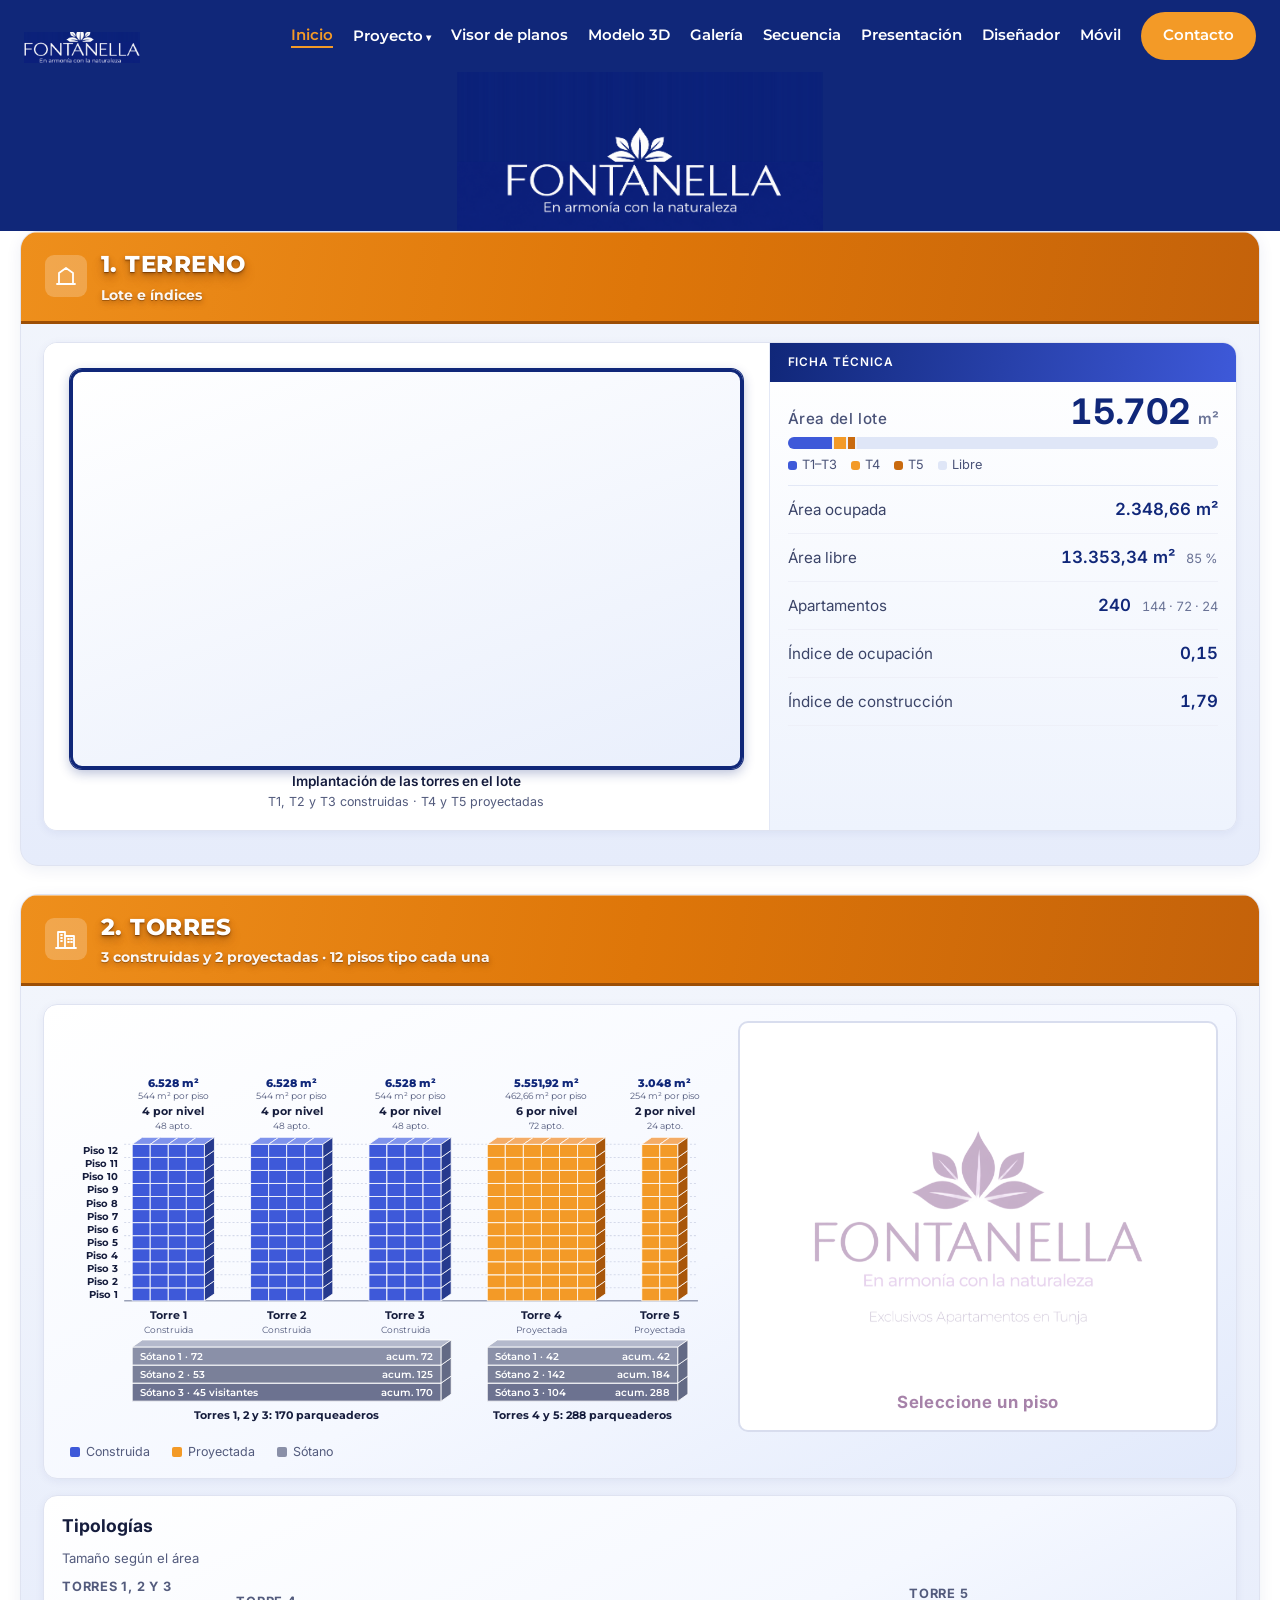
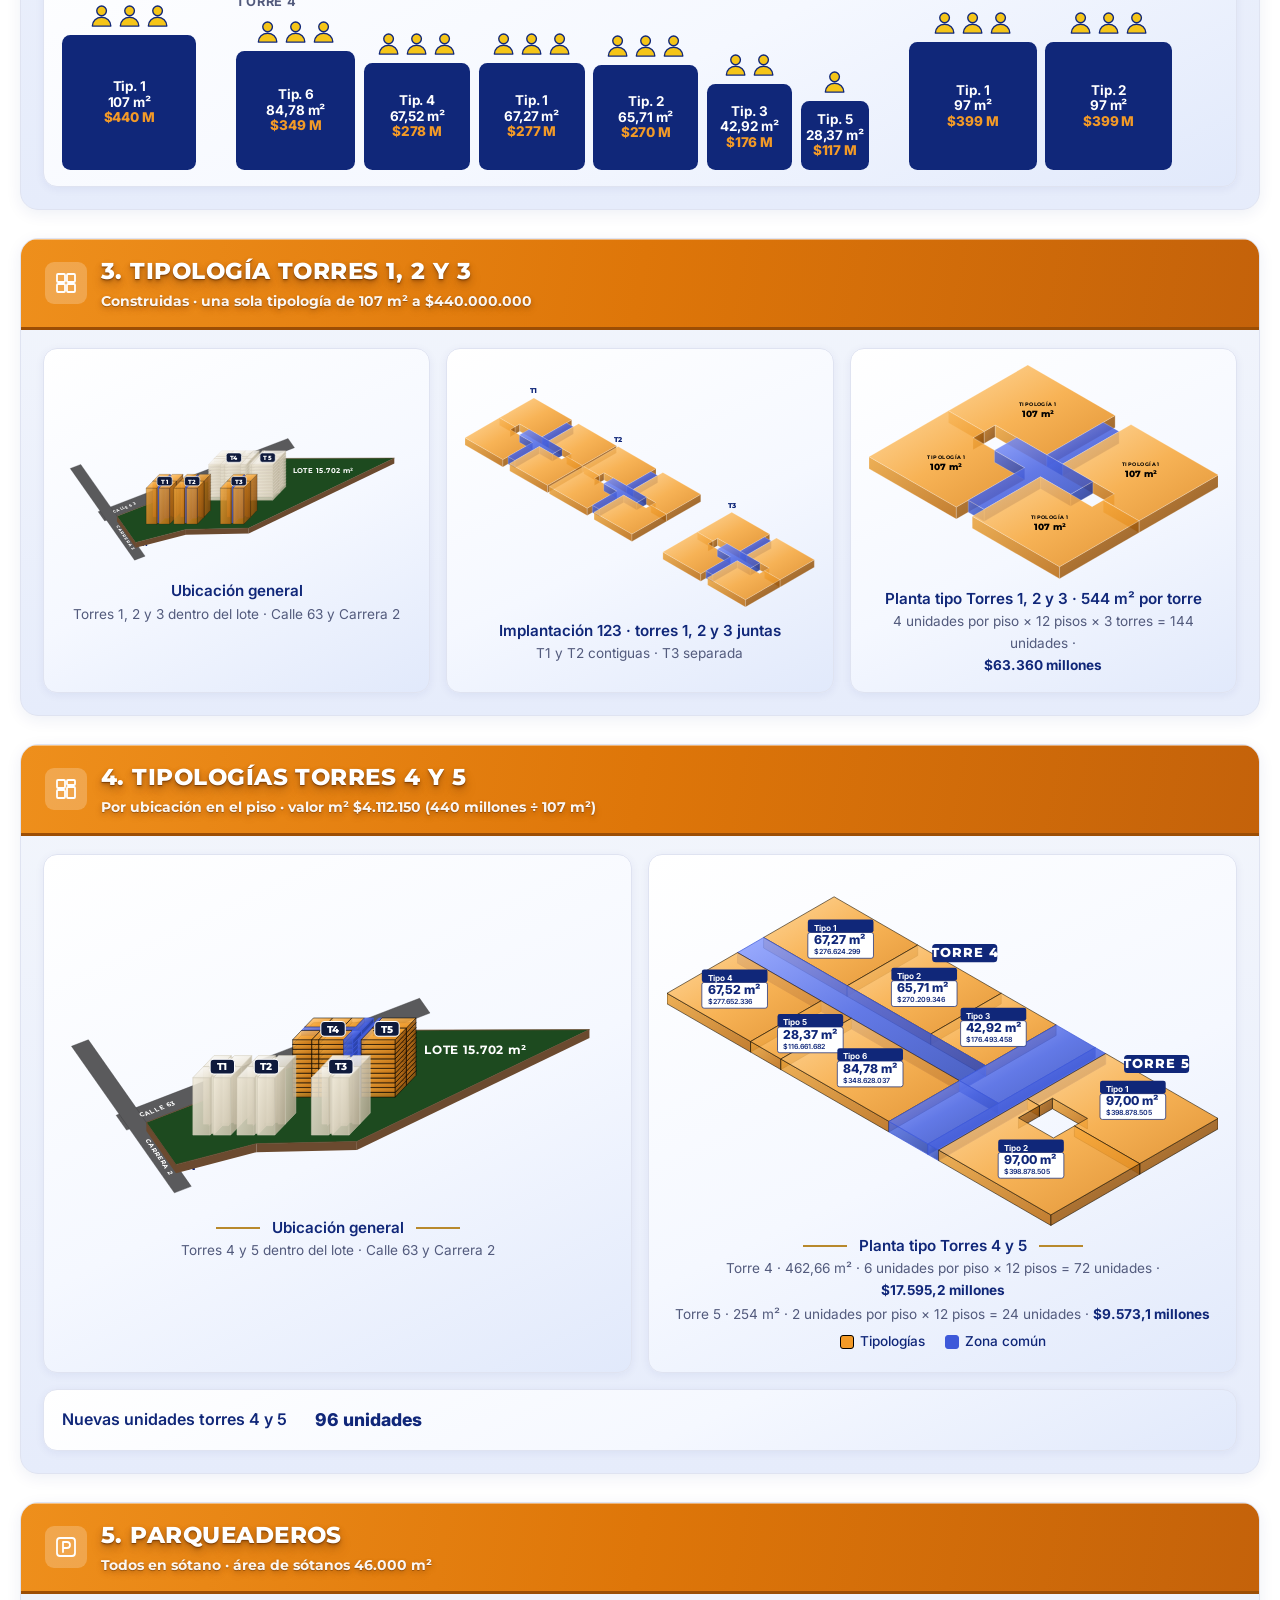
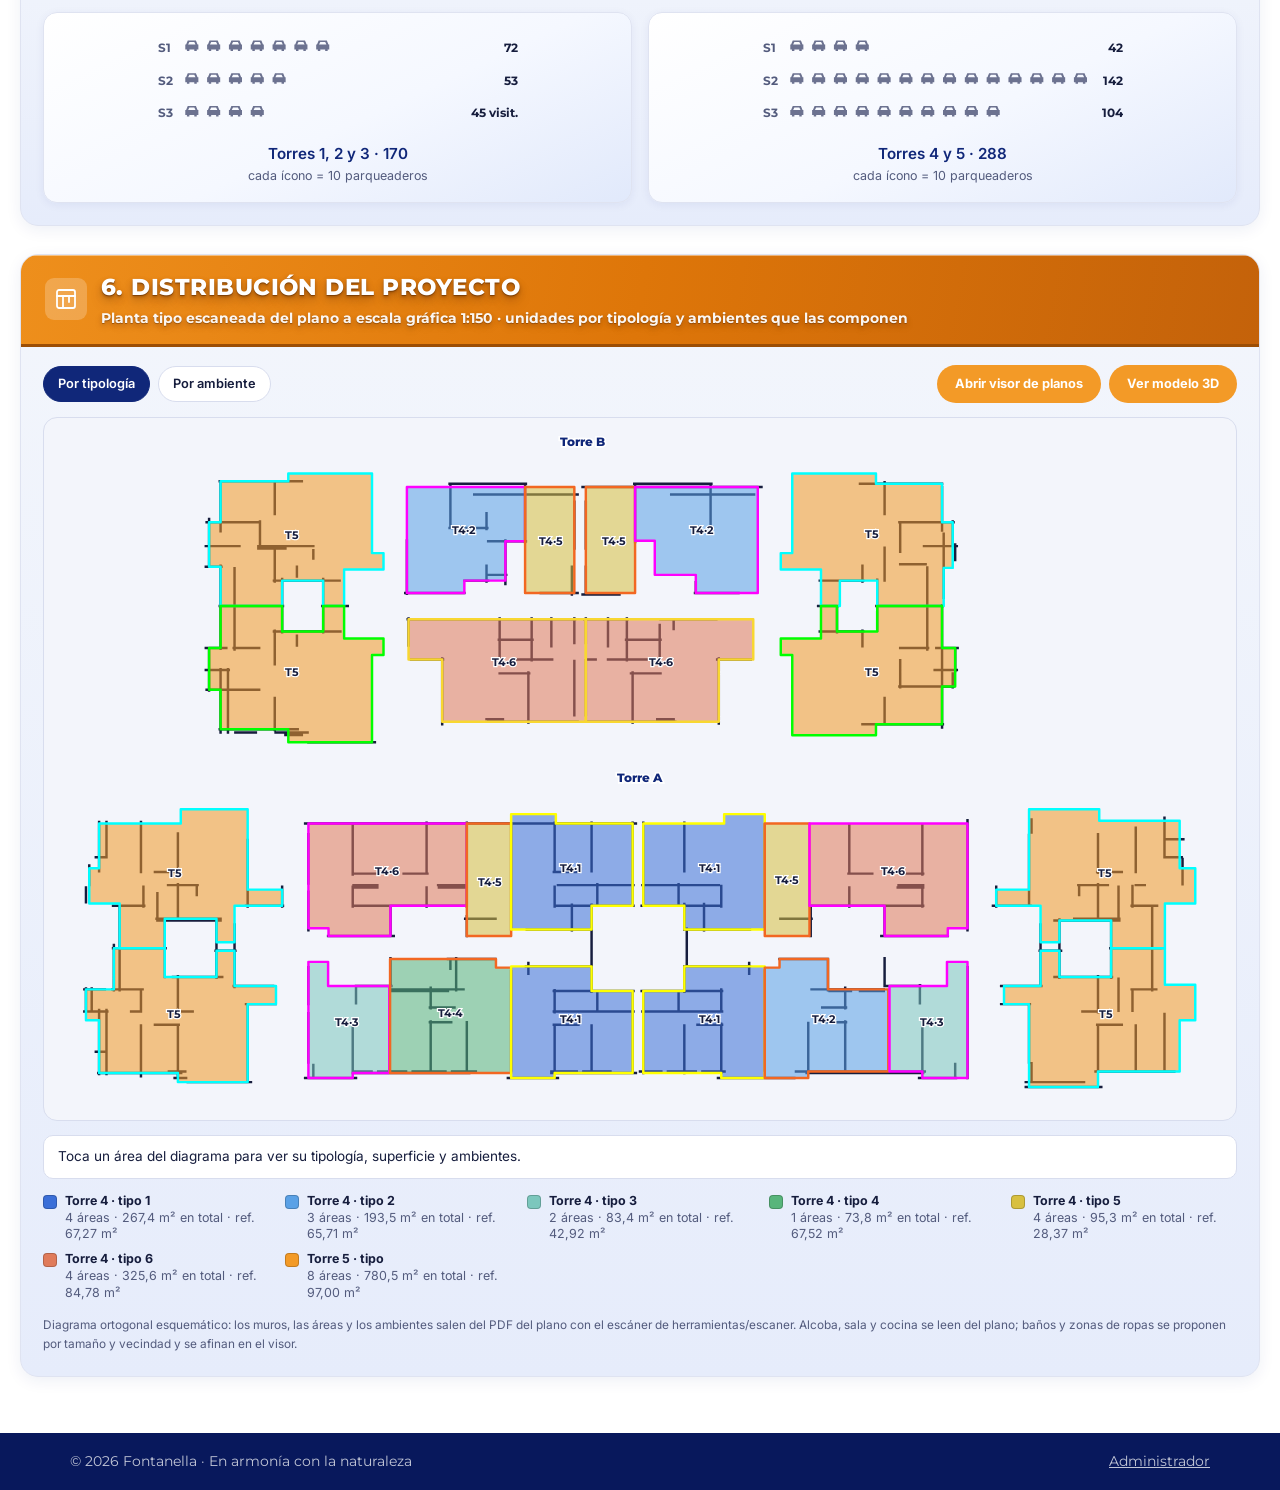
<file: index.html>
<!DOCTYPE html>
<html lang="es">
<head>
  <meta charset="UTF-8">
  <meta name="viewport" content="width=device-width, initial-scale=1">
  <link rel="icon" type="image/png" href="img/marca/favicon.png">
  <link rel="apple-touch-icon" href="img/marca/apple-touch-icon.png">
  <title>Fontanella | Exclusivos apartamentos en Tunja</title>
  <meta name="description" content="Fontanella: apartamentos de 3 habitaciones y 107 m² construidos en Tunja, desde 440 millones.">
  <link rel="preconnect" href="https://fonts.googleapis.com">
  <link rel="preconnect" href="https://fonts.gstatic.com" crossorigin>
  <link href="https://fonts.googleapis.com/css2?family=Inter:wght@400;500;600;700&family=Montserrat:wght@400;600;700;800&family=Playfair+Display:wght@600;700&display=swap" rel="stylesheet">
  <link rel="stylesheet" href="css/vendor/bootstrap-grid.min.css">
  <link rel="stylesheet" href="css/vendor/bootstrap-utilities.min.css">
  <link rel="stylesheet" href="css/estilos.css?v=72">
  <link rel="stylesheet" href="css/distribucion.css?v=1">
<script>if(location.search.indexOf("movil")>-1)document.documentElement.classList.add("en-movil")</script>
</head>
<body>
  <svg width="0" height="0" style="position:absolute" aria-hidden="true" focusable="false"><defs>
    <!-- Relieve de degradado para los volúmenes (acrílico): naranja, azul y crema -->
    <linearGradient id="gr-nar-tapa" x1="0" y1="0" x2="1" y2="1"><stop offset="0" stop-color="#ffd08a"/><stop offset="0.5" stop-color="#f7a73a"/><stop offset="1" stop-color="#df8618"/></linearGradient>
    <linearGradient id="gr-nar-izq" x1="0" y1="0" x2="1" y2="1"><stop offset="0" stop-color="#eba33a"/><stop offset="1" stop-color="#b9690f"/></linearGradient>
    <linearGradient id="gr-nar-der" x1="0" y1="0" x2="1" y2="1"><stop offset="0" stop-color="#bf7216"/><stop offset="1" stop-color="#7c430a"/></linearGradient>
    <linearGradient id="gr-azu-tapa" x1="0" y1="0" x2="1" y2="1"><stop offset="0" stop-color="#8da0ff"/><stop offset="0.5" stop-color="#4a64e2"/><stop offset="1" stop-color="#2f48b8"/></linearGradient>
    <linearGradient id="gr-azu-izq" x1="0" y1="0" x2="1" y2="1"><stop offset="0" stop-color="#5470e6"/><stop offset="1" stop-color="#2b43a8"/></linearGradient>
    <linearGradient id="gr-azu-der" x1="0" y1="0" x2="1" y2="1"><stop offset="0" stop-color="#344fc4"/><stop offset="1" stop-color="#1b2f85"/></linearGradient>
    <linearGradient id="gr-cre-tapa" x1="0" y1="0" x2="1" y2="1"><stop offset="0" stop-color="#ffffff"/><stop offset="1" stop-color="#e5ddca"/></linearGradient>
    <linearGradient id="gr-cre-izq" x1="0" y1="0" x2="1" y2="1"><stop offset="0" stop-color="#f1ebdb"/><stop offset="1" stop-color="#cdc4ae"/></linearGradient>
    <linearGradient id="gr-cre-der" x1="0" y1="0" x2="1" y2="1"><stop offset="0" stop-color="#d7cfba"/><stop offset="1" stop-color="#a99f87"/></linearGradient>
  </defs></svg>

  <header class="barra">
    <a href="index.html" class="marca">
      <img id="logo-animado" src="img/logo-animado/navbar/frame_01.png" alt="Fontanella · En armonía con la naturaleza" class="marca-logo">
    </a>
    <nav class="menu">
      <a href="index.html" class="activo" aria-current="page">Inicio</a>
      <div class="menu-desplegable">
        <a href="pages/proyecto.html" aria-haspopup="true">Proyecto</a>
        <div class="submenu">
          <a href="pages/planos.html">Planos (JPG)</a>
          <a href="pages/planos-pdf.html">Planos (PDF)</a>
          <a href="pages/explorador.html">Explorador</a>
        </div>
      </div>
      <a href="pages/Fontanella%20%C2%B7%20Planta%20tipo%20en%202D.html">Visor de planos</a>
      <a href="pages/modelo-3d.html">Modelo 3D</a>
      <a href="pages/galeria.html">Galería</a>
      <a href="pages/secuencia.html">Secuencia</a>
      <a href="pages/presentacion.html">Presentación</a>
      <a href="pages/disenador.html">Diseñador</a>
      <a href="pages/movil.html">Móvil</a>
      <a href="pages/contacto.html" class="boton boton-naranja">Contacto</a>
    </nav>
  </header>

  <main>
    <section class="banner" aria-label="Marca Fontanella animada">
      <div class="banner-animado">
        <img id="portada-animada-a" src="img/logo-animado/frame_01_1734x867.png" alt="" class="banner-logo" width="1734" height="867">
        <img id="portada-animada-b" src="img/logo-animado/frame_01_1734x867.png" alt="" aria-hidden="true" class="banner-logo" width="1734" height="867">
        <img src="img/logo-animado/wordmark_fixed.png" alt="Fontanella · En armonía con la naturaleza" class="banner-palabra-fija" width="1734" height="867">
      </div>
    </section>

    <section id="inicio" class="hero ficha">
      <div class="contenedor">
        <h1 id="ficha-titulo" class="solo-lectores">Fontanella · Datos del proyecto</h1>

        <section class="bloque-ficha">
          <header class="bloque-cab"><svg viewBox="0 0 24 24" aria-hidden="true"><path d="M3 20h18M5 20V9l7-5 7 5v11"/></svg><div><h2>1. Terreno</h2><p>Lote e índices</p></div></header>
          <div class="terreno-graf terreno-dos">
            <figure class="terreno-plano"><svg viewBox="-150 14 1014 432" class="t-svg t-implantacion t-iso" role="img" aria-label="Implantación de las torres en el lote"><g class="iso-norte" transform="translate(8 282)" role="img" aria-label="Norte: hacia donde va la Carrera 2"><polygon points="58.7,80.9 41.2,35.7 18.8,44.3"/><text x="74" y="104" text-anchor="middle">N</text></g><g class="iso-calles" aria-hidden="true"><polygon class="iso-calle" points="-39.9,311.4 530.9,91.2 511.4,63.4 -59.4,283.6"/><polygon class="iso-calle" points="-111.7,141.5 81.8,417.3 50.1,429.5 -143.4,153.7"/><text class="iso-calle-txt" transform="matrix(0.933 -0.360 0.574 0.818 21.5 274.8)" text-anchor="middle">CALLE 63</text><text class="iso-calle-txt" transform="matrix(0.574 0.818 -0.933 0.360 18.6 363.5)" text-anchor="middle">CARRERA 2</text></g><polygon class="iso-lote-canto" points="831.0,122.4 393.4,332.9 393.4,348.9 831.0,138.4"/><polygon class="iso-lote-canto" points="393.4,332.9 204.5,337.0 204.5,353.0 393.4,348.9"/><polygon class="iso-lote-canto" points="204.5,337.0 53.1,376.4 53.1,392.4 204.5,353.0"/><polygon class="iso-lote-canto" points="53.1,376.4 -2.6,297.0 -2.6,313.0 53.1,392.4"/><g><title>Lote · 15.702 m²</title><polygon class="t-lote-pol" points="446.9,123.6 831.0,122.4 393.4,332.9 204.5,337.0 53.1,376.4 -2.6,297.0"/></g><g class="iso-torre t-torre-4" data-torre="4" tabindex="0" role="button" aria-label="Ver tipologías de la torre 4"><title>Torre 4 · proyectada · 462,66 m² por piso</title><polygon class="iso-izq" points="272.6,249.4 385.6,249.4 385.6,141.4 272.6,141.4"/><polygon class="iso-der" points="385.6,249.4 424.7,208.5 424.7,100.5 385.6,141.4"/><polygon class="iso-tapa" points="272.6,141.4 385.6,141.4 424.7,100.5 311.7,100.5"/><line class="iso-piso" x1="272.55" y1="240.4" x2="385.55" y2="240.4"/><line class="iso-piso" x1="385.55" y1="240.4" x2="424.7" y2="199.5"/><line class="iso-piso" x1="272.55" y1="231.4" x2="385.55" y2="231.4"/><line class="iso-piso" x1="385.55" y1="231.4" x2="424.7" y2="190.5"/><line class="iso-piso" x1="272.55" y1="222.4" x2="385.55" y2="222.4"/><line class="iso-piso" x1="385.55" y1="222.4" x2="424.7" y2="181.5"/><line class="iso-piso" x1="272.55" y1="213.4" x2="385.55" y2="213.4"/><line class="iso-piso" x1="385.55" y1="213.4" x2="424.7" y2="172.5"/><line class="iso-piso" x1="272.55" y1="204.4" x2="385.55" y2="204.4"/><line class="iso-piso" x1="385.55" y1="204.4" x2="424.7" y2="163.5"/><line class="iso-piso" x1="272.55" y1="195.4" x2="385.55" y2="195.4"/><line class="iso-piso" x1="385.55" y1="195.4" x2="424.7" y2="154.5"/><line class="iso-piso" x1="272.55" y1="186.4" x2="385.55" y2="186.4"/><line class="iso-piso" x1="385.55" y1="186.4" x2="424.7" y2="145.5"/><line class="iso-piso" x1="272.55" y1="177.4" x2="385.55" y2="177.4"/><line class="iso-piso" x1="385.55" y1="177.4" x2="424.7" y2="136.5"/><line class="iso-piso" x1="272.55" y1="168.4" x2="385.55" y2="168.4"/><line class="iso-piso" x1="385.55" y1="168.4" x2="424.7" y2="127.5"/><line class="iso-piso" x1="272.55" y1="159.4" x2="385.55" y2="159.4"/><line class="iso-piso" x1="385.55" y1="159.4" x2="424.7" y2="118.5"/><line class="iso-piso" x1="272.55" y1="150.4" x2="385.55" y2="150.4"/><line class="iso-piso" x1="385.55" y1="150.4" x2="424.7" y2="109.5"/><text class="t-torre-nom" x="348.6" y="128.0" text-anchor="middle">T4</text></g><g class="iso-torre t-torre-5" data-torre="5" tabindex="0" role="button" aria-label="Ver tipologías de la torre 5"><title>Torre 5 · proyectada · 254 m² por piso</title><polygon class="iso-izq" points="395.6,249.4 465.6,249.4 465.6,141.4 395.6,141.4"/><polygon class="iso-der" points="465.6,249.4 504.7,208.5 504.7,100.5 465.6,141.4"/><polygon class="iso-tapa" points="395.6,141.4 465.6,141.4 504.7,100.5 434.7,100.5"/><line class="iso-piso" x1="395.55" y1="240.4" x2="465.55" y2="240.4"/><line class="iso-piso" x1="465.55" y1="240.4" x2="504.7" y2="199.5"/><line class="iso-piso" x1="395.55" y1="231.4" x2="465.55" y2="231.4"/><line class="iso-piso" x1="465.55" y1="231.4" x2="504.7" y2="190.5"/><line class="iso-piso" x1="395.55" y1="222.4" x2="465.55" y2="222.4"/><line class="iso-piso" x1="465.55" y1="222.4" x2="504.7" y2="181.5"/><line class="iso-piso" x1="395.55" y1="213.4" x2="465.55" y2="213.4"/><line class="iso-piso" x1="465.55" y1="213.4" x2="504.7" y2="172.5"/><line class="iso-piso" x1="395.55" y1="204.4" x2="465.55" y2="204.4"/><line class="iso-piso" x1="465.55" y1="204.4" x2="504.7" y2="163.5"/><line class="iso-piso" x1="395.55" y1="195.4" x2="465.55" y2="195.4"/><line class="iso-piso" x1="465.55" y1="195.4" x2="504.7" y2="154.5"/><line class="iso-piso" x1="395.55" y1="186.4" x2="465.55" y2="186.4"/><line class="iso-piso" x1="465.55" y1="186.4" x2="504.7" y2="145.5"/><line class="iso-piso" x1="395.55" y1="177.4" x2="465.55" y2="177.4"/><line class="iso-piso" x1="465.55" y1="177.4" x2="504.7" y2="136.5"/><line class="iso-piso" x1="395.55" y1="168.4" x2="465.55" y2="168.4"/><line class="iso-piso" x1="465.55" y1="168.4" x2="504.7" y2="127.5"/><line class="iso-piso" x1="395.55" y1="159.4" x2="465.55" y2="159.4"/><line class="iso-piso" x1="465.55" y1="159.4" x2="504.7" y2="118.5"/><line class="iso-piso" x1="395.55" y1="150.4" x2="465.55" y2="150.4"/><line class="iso-piso" x1="465.55" y1="150.4" x2="504.7" y2="109.5"/><text class="t-torre-nom" x="450.1" y="128.0" text-anchor="middle">T5</text></g><g class="iso-torre t-torre-c" data-torre="1" tabindex="0" role="button" aria-label="Ver tipologías de la torre 1"><title>Torre 1 · construida · 544 m² por piso</title><polygon class="iso-izq" points="84.9,320.8 155.9,320.8 155.9,212.8 84.9,212.8"/><polygon class="iso-der" points="155.9,320.8 195.6,279.3 195.6,171.3 155.9,212.8"/><polygon class="iso-tapa" points="84.9,212.8 155.9,212.8 195.6,171.3 124.6,171.3"/><line class="iso-piso" x1="84.89999999999999" y1="311.8" x2="155.89999999999998" y2="311.8"/><line class="iso-piso" x1="155.89999999999998" y1="311.8" x2="195.6" y2="270.3"/><line class="iso-piso" x1="84.89999999999999" y1="302.8" x2="155.89999999999998" y2="302.8"/><line class="iso-piso" x1="155.89999999999998" y1="302.8" x2="195.6" y2="261.3"/><line class="iso-piso" x1="84.89999999999999" y1="293.8" x2="155.89999999999998" y2="293.8"/><line class="iso-piso" x1="155.89999999999998" y1="293.8" x2="195.6" y2="252.3"/><line class="iso-piso" x1="84.89999999999999" y1="284.8" x2="155.89999999999998" y2="284.8"/><line class="iso-piso" x1="155.89999999999998" y1="284.8" x2="195.6" y2="243.3"/><line class="iso-piso" x1="84.89999999999999" y1="275.8" x2="155.89999999999998" y2="275.8"/><line class="iso-piso" x1="155.89999999999998" y1="275.8" x2="195.6" y2="234.3"/><line class="iso-piso" x1="84.89999999999999" y1="266.8" x2="155.89999999999998" y2="266.8"/><line class="iso-piso" x1="155.89999999999998" y1="266.8" x2="195.6" y2="225.3"/><line class="iso-piso" x1="84.89999999999999" y1="257.8" x2="155.89999999999998" y2="257.8"/><line class="iso-piso" x1="155.89999999999998" y1="257.8" x2="195.6" y2="216.3"/><line class="iso-piso" x1="84.89999999999999" y1="248.8" x2="155.89999999999998" y2="248.8"/><line class="iso-piso" x1="155.89999999999998" y1="248.8" x2="195.6" y2="207.3"/><line class="iso-piso" x1="84.89999999999999" y1="239.8" x2="155.89999999999998" y2="239.8"/><line class="iso-piso" x1="155.89999999999998" y1="239.8" x2="195.6" y2="198.3"/><line class="iso-piso" x1="84.89999999999999" y1="230.8" x2="155.89999999999998" y2="230.8"/><line class="iso-piso" x1="155.89999999999998" y1="230.8" x2="195.6" y2="189.3"/><line class="iso-piso" x1="84.89999999999999" y1="221.8" x2="155.89999999999998" y2="221.8"/><line class="iso-piso" x1="155.89999999999998" y1="221.8" x2="195.6" y2="180.3"/><text class="t-torre-nom" x="140.3" y="199.0" text-anchor="middle">T1</text></g><g class="iso-torre t-torre-c" data-torre="2" tabindex="0" role="button" aria-label="Ver tipologías de la torre 2"><title>Torre 2 · construida · 544 m² por piso</title><polygon class="iso-izq" points="167.9,320.8 238.9,320.8 238.9,212.8 167.9,212.8"/><polygon class="iso-der" points="238.9,320.8 278.6,279.3 278.6,171.3 238.9,212.8"/><polygon class="iso-tapa" points="167.9,212.8 238.9,212.8 278.6,171.3 207.6,171.3"/><line class="iso-piso" x1="167.89999999999998" y1="311.8" x2="238.89999999999998" y2="311.8"/><line class="iso-piso" x1="238.89999999999998" y1="311.8" x2="278.6" y2="270.3"/><line class="iso-piso" x1="167.89999999999998" y1="302.8" x2="238.89999999999998" y2="302.8"/><line class="iso-piso" x1="238.89999999999998" y1="302.8" x2="278.6" y2="261.3"/><line class="iso-piso" x1="167.89999999999998" y1="293.8" x2="238.89999999999998" y2="293.8"/><line class="iso-piso" x1="238.89999999999998" y1="293.8" x2="278.6" y2="252.3"/><line class="iso-piso" x1="167.89999999999998" y1="284.8" x2="238.89999999999998" y2="284.8"/><line class="iso-piso" x1="238.89999999999998" y1="284.8" x2="278.6" y2="243.3"/><line class="iso-piso" x1="167.89999999999998" y1="275.8" x2="238.89999999999998" y2="275.8"/><line class="iso-piso" x1="238.89999999999998" y1="275.8" x2="278.6" y2="234.3"/><line class="iso-piso" x1="167.89999999999998" y1="266.8" x2="238.89999999999998" y2="266.8"/><line class="iso-piso" x1="238.89999999999998" y1="266.8" x2="278.6" y2="225.3"/><line class="iso-piso" x1="167.89999999999998" y1="257.8" x2="238.89999999999998" y2="257.8"/><line class="iso-piso" x1="238.89999999999998" y1="257.8" x2="278.6" y2="216.3"/><line class="iso-piso" x1="167.89999999999998" y1="248.8" x2="238.89999999999998" y2="248.8"/><line class="iso-piso" x1="238.89999999999998" y1="248.8" x2="278.6" y2="207.3"/><line class="iso-piso" x1="167.89999999999998" y1="239.8" x2="238.89999999999998" y2="239.8"/><line class="iso-piso" x1="238.89999999999998" y1="239.8" x2="278.6" y2="198.3"/><line class="iso-piso" x1="167.89999999999998" y1="230.8" x2="238.89999999999998" y2="230.8"/><line class="iso-piso" x1="238.89999999999998" y1="230.8" x2="278.6" y2="189.3"/><line class="iso-piso" x1="167.89999999999998" y1="221.8" x2="238.89999999999998" y2="221.8"/><line class="iso-piso" x1="238.89999999999998" y1="221.8" x2="278.6" y2="180.3"/><text class="t-torre-nom" x="223.3" y="199.0" text-anchor="middle">T2</text></g><g class="iso-torre t-torre-c" data-torre="3" tabindex="0" role="button" aria-label="Ver tipologías de la torre 3"><title>Torre 3 · construida · 544 m² por piso</title><polygon class="iso-izq" points="307.9,320.8 378.9,320.8 378.9,212.8 307.9,212.8"/><polygon class="iso-der" points="378.9,320.8 418.6,279.3 418.6,171.3 378.9,212.8"/><polygon class="iso-tapa" points="307.9,212.8 378.9,212.8 418.6,171.3 347.6,171.3"/><line class="iso-piso" x1="307.9" y1="311.8" x2="378.9" y2="311.8"/><line class="iso-piso" x1="378.9" y1="311.8" x2="418.6" y2="270.3"/><line class="iso-piso" x1="307.9" y1="302.8" x2="378.9" y2="302.8"/><line class="iso-piso" x1="378.9" y1="302.8" x2="418.6" y2="261.3"/><line class="iso-piso" x1="307.9" y1="293.8" x2="378.9" y2="293.8"/><line class="iso-piso" x1="378.9" y1="293.8" x2="418.6" y2="252.3"/><line class="iso-piso" x1="307.9" y1="284.8" x2="378.9" y2="284.8"/><line class="iso-piso" x1="378.9" y1="284.8" x2="418.6" y2="243.3"/><line class="iso-piso" x1="307.9" y1="275.8" x2="378.9" y2="275.8"/><line class="iso-piso" x1="378.9" y1="275.8" x2="418.6" y2="234.3"/><line class="iso-piso" x1="307.9" y1="266.8" x2="378.9" y2="266.8"/><line class="iso-piso" x1="378.9" y1="266.8" x2="418.6" y2="225.3"/><line class="iso-piso" x1="307.9" y1="257.8" x2="378.9" y2="257.8"/><line class="iso-piso" x1="378.9" y1="257.8" x2="418.6" y2="216.3"/><line class="iso-piso" x1="307.9" y1="248.8" x2="378.9" y2="248.8"/><line class="iso-piso" x1="378.9" y1="248.8" x2="418.6" y2="207.3"/><line class="iso-piso" x1="307.9" y1="239.8" x2="378.9" y2="239.8"/><line class="iso-piso" x1="378.9" y1="239.8" x2="418.6" y2="198.3"/><line class="iso-piso" x1="307.9" y1="230.8" x2="378.9" y2="230.8"/><line class="iso-piso" x1="378.9" y1="230.8" x2="418.6" y2="189.3"/><line class="iso-piso" x1="307.9" y1="221.8" x2="378.9" y2="221.8"/><line class="iso-piso" x1="378.9" y1="221.8" x2="418.6" y2="180.3"/><text class="t-torre-nom" x="363.3" y="199.0" text-anchor="middle">T3</text></g><text class="t-lote-txt" x="617.0" y="168.8" text-anchor="middle">LOTE 15.702 m²</text></svg><figcaption><b>Implantación de las torres en el lote</b>T1, T2 y T3 construidas · T4 y T5 proyectadas</figcaption></figure>
            <div class="terreno-cards">
              <article class="ficha-lote" aria-label="Ficha técnica del lote">
              <header class="fl-cab"><span>Ficha técnica</span></header>
              <div class="fl-cuerpo">
                <p class="fl-hero"><small>Área del lote</small><span>15.702 <em>m²</em></span></p>
                <div class="lk-barra" role="img" aria-label="Torres 1 a 3, 1.632 m²; torre 4, 462,66 m²; torre 5, 254 m²; área libre 13.353,34 m²">
                  <span class="lk-c" style="flex:1632" title="T1–T3 · 1.632 m²"></span><span class="lk-4" style="flex:462.66" title="T4 · 462,66 m²"></span><span class="lk-5" style="flex:254" title="T5 · 254 m²"></span><span class="lk-libre" style="flex:13353.34" title="Libre · 13.353,34 m²"></span>
                </div>
                <ul class="fl-ley list-unstyled"><li><i class="lk-c"></i>T1–T3</li><li><i class="lk-4"></i>T4</li><li><i class="lk-5"></i>T5</li><li><i class="lk-libre"></i>Libre</li></ul>
                <dl class="fl-lista">
                  <div><dt>Área ocupada</dt><dd>2.348,66 m²</dd></div>
                  <div><dt>Área libre</dt><dd>13.353,34 m² <small>85 %</small></dd></div>
                  <div><dt>Apartamentos</dt><dd>240 <small>144 · 72 · 24</small></dd></div>
                  <div><dt>Índice de ocupación</dt><dd>0,15</dd></div>
                  <div><dt>Índice de construcción</dt><dd>1,79</dd></div>
                </dl>
              </div>
            </article>
              
              
            </div>
          </div>
        </section>

        <section class="bloque-ficha">
          <header class="bloque-cab"><svg viewBox="0 0 24 24" aria-hidden="true"><path d="M4 21V5h7v16M11 21V9h9v12M2 21h20"/><path d="M7 8h1M7 11h1M7 14h1M14 12h1M17 12h1M14 15h1M17 15h1"/></svg><div><h2>2. Torres</h2><p>3 construidas y 2 proyectadas · 12 pisos tipo cada una</p></div></header>
          <figure class="ficha-3d">
            
            <div class="torres-y-tipos"><svg class="g-3d" viewBox="0 0 654 401" role="img" aria-labelledby="g3d-titulo g3d-desc"><title id="g3d-titulo">Unidades por nivel en cada torre</title><desc id="g3d-desc">Barras de 12 pisos; cada cubo es un apartamento. Torres 1 a 3: 4 por nivel; Torre 4: 6; Torre 5: 2. Sótanos torres 1 a 3: 72, 53 y 45 de visitantes (170); torres 4 y 5: 42, 142 y 104 (288).</desc><line class="g-linea" x1="62" x2="634" y1="258.0" y2="258.0"/><text class="g-eje" x="56" y="268.0" text-anchor="end">Piso 1</text><line class="g-linea" x1="62" x2="634" y1="245.0" y2="245.0"/><text class="g-eje" x="56" y="255.0" text-anchor="end">Piso 2</text><line class="g-linea" x1="62" x2="634" y1="232.0" y2="232.0"/><text class="g-eje" x="56" y="242.0" text-anchor="end">Piso 3</text><line class="g-linea" x1="62" x2="634" y1="219.0" y2="219.0"/><text class="g-eje" x="56" y="229.0" text-anchor="end">Piso 4</text><line class="g-linea" x1="62" x2="634" y1="206.0" y2="206.0"/><text class="g-eje" x="56" y="216.0" text-anchor="end">Piso 5</text><line class="g-linea" x1="62" x2="634" y1="193.0" y2="193.0"/><text class="g-eje" x="56" y="203.0" text-anchor="end">Piso 6</text><line class="g-linea" x1="62" x2="634" y1="180.0" y2="180.0"/><text class="g-eje" x="56" y="190.0" text-anchor="end">Piso 7</text><line class="g-linea" x1="62" x2="634" y1="167.0" y2="167.0"/><text class="g-eje" x="56" y="177.0" text-anchor="end">Piso 8</text><line class="g-linea" x1="62" x2="634" y1="154.0" y2="154.0"/><text class="g-eje" x="56" y="164.0" text-anchor="end">Piso 9</text><line class="g-linea" x1="62" x2="634" y1="141.0" y2="141.0"/><text class="g-eje" x="56" y="151.0" text-anchor="end">Piso 10</text><line class="g-linea" x1="62" x2="634" y1="128.0" y2="128.0"/><text class="g-eje" x="56" y="138.0" text-anchor="end">Piso 11</text><line class="g-linea" x1="62" x2="634" y1="115.0" y2="115.0"/><text class="g-eje" x="56" y="125.0" text-anchor="end">Piso 12</text><line class="g-base" x1="62" x2="634" y1="271" y2="271"/><g class="g-torre g-c" data-torre="1" tabindex="0" role="button" aria-label="Ver ficha de la torre 1"><g class="g-nivel"><title>Torre 1 · piso 1 · 4 apartamentos</title><path class="g-frente" d="M70 258.0H88V271.0H70Z"/><path class="g-tapa" d="M70 258.0L80 251.0H98L88 258.0Z"/><path class="g-lado" d="M88 258.0L98 251.0V264.0L88 271.0Z"/><path class="g-frente" d="M88 258.0H106V271.0H88Z"/><path class="g-tapa" d="M88 258.0L98 251.0H116L106 258.0Z"/><path class="g-lado" d="M106 258.0L116 251.0V264.0L106 271.0Z"/><path class="g-frente" d="M106 258.0H124V271.0H106Z"/><path class="g-tapa" d="M106 258.0L116 251.0H134L124 258.0Z"/><path class="g-lado" d="M124 258.0L134 251.0V264.0L124 271.0Z"/><path class="g-frente" d="M124 258.0H142V271.0H124Z"/><path class="g-tapa" d="M124 258.0L134 251.0H152L142 258.0Z"/><path class="g-lado" d="M142 258.0L152 251.0V264.0L142 271.0Z"/></g><g class="g-nivel"><title>Torre 1 · piso 2 · 4 apartamentos</title><path class="g-frente" d="M70 245.0H88V258.0H70Z"/><path class="g-tapa" d="M70 245.0L80 238.0H98L88 245.0Z"/><path class="g-lado" d="M88 245.0L98 238.0V251.0L88 258.0Z"/><path class="g-frente" d="M88 245.0H106V258.0H88Z"/><path class="g-tapa" d="M88 245.0L98 238.0H116L106 245.0Z"/><path class="g-lado" d="M106 245.0L116 238.0V251.0L106 258.0Z"/><path class="g-frente" d="M106 245.0H124V258.0H106Z"/><path class="g-tapa" d="M106 245.0L116 238.0H134L124 245.0Z"/><path class="g-lado" d="M124 245.0L134 238.0V251.0L124 258.0Z"/><path class="g-frente" d="M124 245.0H142V258.0H124Z"/><path class="g-tapa" d="M124 245.0L134 238.0H152L142 245.0Z"/><path class="g-lado" d="M142 245.0L152 238.0V251.0L142 258.0Z"/></g><g class="g-nivel"><title>Torre 1 · piso 3 · 4 apartamentos</title><path class="g-frente" d="M70 232.0H88V245.0H70Z"/><path class="g-tapa" d="M70 232.0L80 225.0H98L88 232.0Z"/><path class="g-lado" d="M88 232.0L98 225.0V238.0L88 245.0Z"/><path class="g-frente" d="M88 232.0H106V245.0H88Z"/><path class="g-tapa" d="M88 232.0L98 225.0H116L106 232.0Z"/><path class="g-lado" d="M106 232.0L116 225.0V238.0L106 245.0Z"/><path class="g-frente" d="M106 232.0H124V245.0H106Z"/><path class="g-tapa" d="M106 232.0L116 225.0H134L124 232.0Z"/><path class="g-lado" d="M124 232.0L134 225.0V238.0L124 245.0Z"/><path class="g-frente" d="M124 232.0H142V245.0H124Z"/><path class="g-tapa" d="M124 232.0L134 225.0H152L142 232.0Z"/><path class="g-lado" d="M142 232.0L152 225.0V238.0L142 245.0Z"/></g><g class="g-nivel"><title>Torre 1 · piso 4 · 4 apartamentos</title><path class="g-frente" d="M70 219.0H88V232.0H70Z"/><path class="g-tapa" d="M70 219.0L80 212.0H98L88 219.0Z"/><path class="g-lado" d="M88 219.0L98 212.0V225.0L88 232.0Z"/><path class="g-frente" d="M88 219.0H106V232.0H88Z"/><path class="g-tapa" d="M88 219.0L98 212.0H116L106 219.0Z"/><path class="g-lado" d="M106 219.0L116 212.0V225.0L106 232.0Z"/><path class="g-frente" d="M106 219.0H124V232.0H106Z"/><path class="g-tapa" d="M106 219.0L116 212.0H134L124 219.0Z"/><path class="g-lado" d="M124 219.0L134 212.0V225.0L124 232.0Z"/><path class="g-frente" d="M124 219.0H142V232.0H124Z"/><path class="g-tapa" d="M124 219.0L134 212.0H152L142 219.0Z"/><path class="g-lado" d="M142 219.0L152 212.0V225.0L142 232.0Z"/></g><g class="g-nivel"><title>Torre 1 · piso 5 · 4 apartamentos</title><path class="g-frente" d="M70 206.0H88V219.0H70Z"/><path class="g-tapa" d="M70 206.0L80 199.0H98L88 206.0Z"/><path class="g-lado" d="M88 206.0L98 199.0V212.0L88 219.0Z"/><path class="g-frente" d="M88 206.0H106V219.0H88Z"/><path class="g-tapa" d="M88 206.0L98 199.0H116L106 206.0Z"/><path class="g-lado" d="M106 206.0L116 199.0V212.0L106 219.0Z"/><path class="g-frente" d="M106 206.0H124V219.0H106Z"/><path class="g-tapa" d="M106 206.0L116 199.0H134L124 206.0Z"/><path class="g-lado" d="M124 206.0L134 199.0V212.0L124 219.0Z"/><path class="g-frente" d="M124 206.0H142V219.0H124Z"/><path class="g-tapa" d="M124 206.0L134 199.0H152L142 206.0Z"/><path class="g-lado" d="M142 206.0L152 199.0V212.0L142 219.0Z"/></g><g class="g-nivel"><title>Torre 1 · piso 6 · 4 apartamentos</title><path class="g-frente" d="M70 193.0H88V206.0H70Z"/><path class="g-tapa" d="M70 193.0L80 186.0H98L88 193.0Z"/><path class="g-lado" d="M88 193.0L98 186.0V199.0L88 206.0Z"/><path class="g-frente" d="M88 193.0H106V206.0H88Z"/><path class="g-tapa" d="M88 193.0L98 186.0H116L106 193.0Z"/><path class="g-lado" d="M106 193.0L116 186.0V199.0L106 206.0Z"/><path class="g-frente" d="M106 193.0H124V206.0H106Z"/><path class="g-tapa" d="M106 193.0L116 186.0H134L124 193.0Z"/><path class="g-lado" d="M124 193.0L134 186.0V199.0L124 206.0Z"/><path class="g-frente" d="M124 193.0H142V206.0H124Z"/><path class="g-tapa" d="M124 193.0L134 186.0H152L142 193.0Z"/><path class="g-lado" d="M142 193.0L152 186.0V199.0L142 206.0Z"/></g><g class="g-nivel"><title>Torre 1 · piso 7 · 4 apartamentos</title><path class="g-frente" d="M70 180.0H88V193.0H70Z"/><path class="g-tapa" d="M70 180.0L80 173.0H98L88 180.0Z"/><path class="g-lado" d="M88 180.0L98 173.0V186.0L88 193.0Z"/><path class="g-frente" d="M88 180.0H106V193.0H88Z"/><path class="g-tapa" d="M88 180.0L98 173.0H116L106 180.0Z"/><path class="g-lado" d="M106 180.0L116 173.0V186.0L106 193.0Z"/><path class="g-frente" d="M106 180.0H124V193.0H106Z"/><path class="g-tapa" d="M106 180.0L116 173.0H134L124 180.0Z"/><path class="g-lado" d="M124 180.0L134 173.0V186.0L124 193.0Z"/><path class="g-frente" d="M124 180.0H142V193.0H124Z"/><path class="g-tapa" d="M124 180.0L134 173.0H152L142 180.0Z"/><path class="g-lado" d="M142 180.0L152 173.0V186.0L142 193.0Z"/></g><g class="g-nivel"><title>Torre 1 · piso 8 · 4 apartamentos</title><path class="g-frente" d="M70 167.0H88V180.0H70Z"/><path class="g-tapa" d="M70 167.0L80 160.0H98L88 167.0Z"/><path class="g-lado" d="M88 167.0L98 160.0V173.0L88 180.0Z"/><path class="g-frente" d="M88 167.0H106V180.0H88Z"/><path class="g-tapa" d="M88 167.0L98 160.0H116L106 167.0Z"/><path class="g-lado" d="M106 167.0L116 160.0V173.0L106 180.0Z"/><path class="g-frente" d="M106 167.0H124V180.0H106Z"/><path class="g-tapa" d="M106 167.0L116 160.0H134L124 167.0Z"/><path class="g-lado" d="M124 167.0L134 160.0V173.0L124 180.0Z"/><path class="g-frente" d="M124 167.0H142V180.0H124Z"/><path class="g-tapa" d="M124 167.0L134 160.0H152L142 167.0Z"/><path class="g-lado" d="M142 167.0L152 160.0V173.0L142 180.0Z"/></g><g class="g-nivel"><title>Torre 1 · piso 9 · 4 apartamentos</title><path class="g-frente" d="M70 154.0H88V167.0H70Z"/><path class="g-tapa" d="M70 154.0L80 147.0H98L88 154.0Z"/><path class="g-lado" d="M88 154.0L98 147.0V160.0L88 167.0Z"/><path class="g-frente" d="M88 154.0H106V167.0H88Z"/><path class="g-tapa" d="M88 154.0L98 147.0H116L106 154.0Z"/><path class="g-lado" d="M106 154.0L116 147.0V160.0L106 167.0Z"/><path class="g-frente" d="M106 154.0H124V167.0H106Z"/><path class="g-tapa" d="M106 154.0L116 147.0H134L124 154.0Z"/><path class="g-lado" d="M124 154.0L134 147.0V160.0L124 167.0Z"/><path class="g-frente" d="M124 154.0H142V167.0H124Z"/><path class="g-tapa" d="M124 154.0L134 147.0H152L142 154.0Z"/><path class="g-lado" d="M142 154.0L152 147.0V160.0L142 167.0Z"/></g><g class="g-nivel"><title>Torre 1 · piso 10 · 4 apartamentos</title><path class="g-frente" d="M70 141.0H88V154.0H70Z"/><path class="g-tapa" d="M70 141.0L80 134.0H98L88 141.0Z"/><path class="g-lado" d="M88 141.0L98 134.0V147.0L88 154.0Z"/><path class="g-frente" d="M88 141.0H106V154.0H88Z"/><path class="g-tapa" d="M88 141.0L98 134.0H116L106 141.0Z"/><path class="g-lado" d="M106 141.0L116 134.0V147.0L106 154.0Z"/><path class="g-frente" d="M106 141.0H124V154.0H106Z"/><path class="g-tapa" d="M106 141.0L116 134.0H134L124 141.0Z"/><path class="g-lado" d="M124 141.0L134 134.0V147.0L124 154.0Z"/><path class="g-frente" d="M124 141.0H142V154.0H124Z"/><path class="g-tapa" d="M124 141.0L134 134.0H152L142 141.0Z"/><path class="g-lado" d="M142 141.0L152 134.0V147.0L142 154.0Z"/></g><g class="g-nivel"><title>Torre 1 · piso 11 · 4 apartamentos</title><path class="g-frente" d="M70 128.0H88V141.0H70Z"/><path class="g-tapa" d="M70 128.0L80 121.0H98L88 128.0Z"/><path class="g-lado" d="M88 128.0L98 121.0V134.0L88 141.0Z"/><path class="g-frente" d="M88 128.0H106V141.0H88Z"/><path class="g-tapa" d="M88 128.0L98 121.0H116L106 128.0Z"/><path class="g-lado" d="M106 128.0L116 121.0V134.0L106 141.0Z"/><path class="g-frente" d="M106 128.0H124V141.0H106Z"/><path class="g-tapa" d="M106 128.0L116 121.0H134L124 128.0Z"/><path class="g-lado" d="M124 128.0L134 121.0V134.0L124 141.0Z"/><path class="g-frente" d="M124 128.0H142V141.0H124Z"/><path class="g-tapa" d="M124 128.0L134 121.0H152L142 128.0Z"/><path class="g-lado" d="M142 128.0L152 121.0V134.0L142 141.0Z"/></g><g class="g-nivel"><title>Torre 1 · piso 12 · 4 apartamentos</title><path class="g-frente" d="M70 115.0H88V128.0H70Z"/><path class="g-tapa" d="M70 115.0L80 108.0H98L88 115.0Z"/><path class="g-lado" d="M88 115.0L98 108.0V121.0L88 128.0Z"/><path class="g-frente" d="M88 115.0H106V128.0H88Z"/><path class="g-tapa" d="M88 115.0L98 108.0H116L106 115.0Z"/><path class="g-lado" d="M106 115.0L116 108.0V121.0L106 128.0Z"/><path class="g-frente" d="M106 115.0H124V128.0H106Z"/><path class="g-tapa" d="M106 115.0L116 108.0H134L124 115.0Z"/><path class="g-lado" d="M124 115.0L134 108.0V121.0L124 128.0Z"/><path class="g-frente" d="M124 115.0H142V128.0H124Z"/><path class="g-tapa" d="M124 115.0L134 108.0H152L142 115.0Z"/><path class="g-lado" d="M142 115.0L152 108.0V121.0L142 128.0Z"/></g></g><text class="g-area" x="111.0" y="58.0" text-anchor="middle">6.528 m²</text><text class="g-sub" x="111.0" y="70.0" text-anchor="middle">544 m² por piso</text><text class="g-valor" x="111.0" y="86.0" text-anchor="middle">4 por nivel</text><text class="g-sub" x="111.0" y="100.0" text-anchor="middle">48 apto.</text><text class="g-nombre" x="106.0" y="289" text-anchor="middle">Torre 1</text><text class="g-sub" x="106.0" y="303" text-anchor="middle">Construida</text><g class="g-torre g-c" data-torre="2" tabindex="0" role="button" aria-label="Ver ficha de la torre 2"><g class="g-nivel"><title>Torre 2 · piso 1 · 4 apartamentos</title><path class="g-frente" d="M188 258.0H206V271.0H188Z"/><path class="g-tapa" d="M188 258.0L198 251.0H216L206 258.0Z"/><path class="g-lado" d="M206 258.0L216 251.0V264.0L206 271.0Z"/><path class="g-frente" d="M206 258.0H224V271.0H206Z"/><path class="g-tapa" d="M206 258.0L216 251.0H234L224 258.0Z"/><path class="g-lado" d="M224 258.0L234 251.0V264.0L224 271.0Z"/><path class="g-frente" d="M224 258.0H242V271.0H224Z"/><path class="g-tapa" d="M224 258.0L234 251.0H252L242 258.0Z"/><path class="g-lado" d="M242 258.0L252 251.0V264.0L242 271.0Z"/><path class="g-frente" d="M242 258.0H260V271.0H242Z"/><path class="g-tapa" d="M242 258.0L252 251.0H270L260 258.0Z"/><path class="g-lado" d="M260 258.0L270 251.0V264.0L260 271.0Z"/></g><g class="g-nivel"><title>Torre 2 · piso 2 · 4 apartamentos</title><path class="g-frente" d="M188 245.0H206V258.0H188Z"/><path class="g-tapa" d="M188 245.0L198 238.0H216L206 245.0Z"/><path class="g-lado" d="M206 245.0L216 238.0V251.0L206 258.0Z"/><path class="g-frente" d="M206 245.0H224V258.0H206Z"/><path class="g-tapa" d="M206 245.0L216 238.0H234L224 245.0Z"/><path class="g-lado" d="M224 245.0L234 238.0V251.0L224 258.0Z"/><path class="g-frente" d="M224 245.0H242V258.0H224Z"/><path class="g-tapa" d="M224 245.0L234 238.0H252L242 245.0Z"/><path class="g-lado" d="M242 245.0L252 238.0V251.0L242 258.0Z"/><path class="g-frente" d="M242 245.0H260V258.0H242Z"/><path class="g-tapa" d="M242 245.0L252 238.0H270L260 245.0Z"/><path class="g-lado" d="M260 245.0L270 238.0V251.0L260 258.0Z"/></g><g class="g-nivel"><title>Torre 2 · piso 3 · 4 apartamentos</title><path class="g-frente" d="M188 232.0H206V245.0H188Z"/><path class="g-tapa" d="M188 232.0L198 225.0H216L206 232.0Z"/><path class="g-lado" d="M206 232.0L216 225.0V238.0L206 245.0Z"/><path class="g-frente" d="M206 232.0H224V245.0H206Z"/><path class="g-tapa" d="M206 232.0L216 225.0H234L224 232.0Z"/><path class="g-lado" d="M224 232.0L234 225.0V238.0L224 245.0Z"/><path class="g-frente" d="M224 232.0H242V245.0H224Z"/><path class="g-tapa" d="M224 232.0L234 225.0H252L242 232.0Z"/><path class="g-lado" d="M242 232.0L252 225.0V238.0L242 245.0Z"/><path class="g-frente" d="M242 232.0H260V245.0H242Z"/><path class="g-tapa" d="M242 232.0L252 225.0H270L260 232.0Z"/><path class="g-lado" d="M260 232.0L270 225.0V238.0L260 245.0Z"/></g><g class="g-nivel"><title>Torre 2 · piso 4 · 4 apartamentos</title><path class="g-frente" d="M188 219.0H206V232.0H188Z"/><path class="g-tapa" d="M188 219.0L198 212.0H216L206 219.0Z"/><path class="g-lado" d="M206 219.0L216 212.0V225.0L206 232.0Z"/><path class="g-frente" d="M206 219.0H224V232.0H206Z"/><path class="g-tapa" d="M206 219.0L216 212.0H234L224 219.0Z"/><path class="g-lado" d="M224 219.0L234 212.0V225.0L224 232.0Z"/><path class="g-frente" d="M224 219.0H242V232.0H224Z"/><path class="g-tapa" d="M224 219.0L234 212.0H252L242 219.0Z"/><path class="g-lado" d="M242 219.0L252 212.0V225.0L242 232.0Z"/><path class="g-frente" d="M242 219.0H260V232.0H242Z"/><path class="g-tapa" d="M242 219.0L252 212.0H270L260 219.0Z"/><path class="g-lado" d="M260 219.0L270 212.0V225.0L260 232.0Z"/></g><g class="g-nivel"><title>Torre 2 · piso 5 · 4 apartamentos</title><path class="g-frente" d="M188 206.0H206V219.0H188Z"/><path class="g-tapa" d="M188 206.0L198 199.0H216L206 206.0Z"/><path class="g-lado" d="M206 206.0L216 199.0V212.0L206 219.0Z"/><path class="g-frente" d="M206 206.0H224V219.0H206Z"/><path class="g-tapa" d="M206 206.0L216 199.0H234L224 206.0Z"/><path class="g-lado" d="M224 206.0L234 199.0V212.0L224 219.0Z"/><path class="g-frente" d="M224 206.0H242V219.0H224Z"/><path class="g-tapa" d="M224 206.0L234 199.0H252L242 206.0Z"/><path class="g-lado" d="M242 206.0L252 199.0V212.0L242 219.0Z"/><path class="g-frente" d="M242 206.0H260V219.0H242Z"/><path class="g-tapa" d="M242 206.0L252 199.0H270L260 206.0Z"/><path class="g-lado" d="M260 206.0L270 199.0V212.0L260 219.0Z"/></g><g class="g-nivel"><title>Torre 2 · piso 6 · 4 apartamentos</title><path class="g-frente" d="M188 193.0H206V206.0H188Z"/><path class="g-tapa" d="M188 193.0L198 186.0H216L206 193.0Z"/><path class="g-lado" d="M206 193.0L216 186.0V199.0L206 206.0Z"/><path class="g-frente" d="M206 193.0H224V206.0H206Z"/><path class="g-tapa" d="M206 193.0L216 186.0H234L224 193.0Z"/><path class="g-lado" d="M224 193.0L234 186.0V199.0L224 206.0Z"/><path class="g-frente" d="M224 193.0H242V206.0H224Z"/><path class="g-tapa" d="M224 193.0L234 186.0H252L242 193.0Z"/><path class="g-lado" d="M242 193.0L252 186.0V199.0L242 206.0Z"/><path class="g-frente" d="M242 193.0H260V206.0H242Z"/><path class="g-tapa" d="M242 193.0L252 186.0H270L260 193.0Z"/><path class="g-lado" d="M260 193.0L270 186.0V199.0L260 206.0Z"/></g><g class="g-nivel"><title>Torre 2 · piso 7 · 4 apartamentos</title><path class="g-frente" d="M188 180.0H206V193.0H188Z"/><path class="g-tapa" d="M188 180.0L198 173.0H216L206 180.0Z"/><path class="g-lado" d="M206 180.0L216 173.0V186.0L206 193.0Z"/><path class="g-frente" d="M206 180.0H224V193.0H206Z"/><path class="g-tapa" d="M206 180.0L216 173.0H234L224 180.0Z"/><path class="g-lado" d="M224 180.0L234 173.0V186.0L224 193.0Z"/><path class="g-frente" d="M224 180.0H242V193.0H224Z"/><path class="g-tapa" d="M224 180.0L234 173.0H252L242 180.0Z"/><path class="g-lado" d="M242 180.0L252 173.0V186.0L242 193.0Z"/><path class="g-frente" d="M242 180.0H260V193.0H242Z"/><path class="g-tapa" d="M242 180.0L252 173.0H270L260 180.0Z"/><path class="g-lado" d="M260 180.0L270 173.0V186.0L260 193.0Z"/></g><g class="g-nivel"><title>Torre 2 · piso 8 · 4 apartamentos</title><path class="g-frente" d="M188 167.0H206V180.0H188Z"/><path class="g-tapa" d="M188 167.0L198 160.0H216L206 167.0Z"/><path class="g-lado" d="M206 167.0L216 160.0V173.0L206 180.0Z"/><path class="g-frente" d="M206 167.0H224V180.0H206Z"/><path class="g-tapa" d="M206 167.0L216 160.0H234L224 167.0Z"/><path class="g-lado" d="M224 167.0L234 160.0V173.0L224 180.0Z"/><path class="g-frente" d="M224 167.0H242V180.0H224Z"/><path class="g-tapa" d="M224 167.0L234 160.0H252L242 167.0Z"/><path class="g-lado" d="M242 167.0L252 160.0V173.0L242 180.0Z"/><path class="g-frente" d="M242 167.0H260V180.0H242Z"/><path class="g-tapa" d="M242 167.0L252 160.0H270L260 167.0Z"/><path class="g-lado" d="M260 167.0L270 160.0V173.0L260 180.0Z"/></g><g class="g-nivel"><title>Torre 2 · piso 9 · 4 apartamentos</title><path class="g-frente" d="M188 154.0H206V167.0H188Z"/><path class="g-tapa" d="M188 154.0L198 147.0H216L206 154.0Z"/><path class="g-lado" d="M206 154.0L216 147.0V160.0L206 167.0Z"/><path class="g-frente" d="M206 154.0H224V167.0H206Z"/><path class="g-tapa" d="M206 154.0L216 147.0H234L224 154.0Z"/><path class="g-lado" d="M224 154.0L234 147.0V160.0L224 167.0Z"/><path class="g-frente" d="M224 154.0H242V167.0H224Z"/><path class="g-tapa" d="M224 154.0L234 147.0H252L242 154.0Z"/><path class="g-lado" d="M242 154.0L252 147.0V160.0L242 167.0Z"/><path class="g-frente" d="M242 154.0H260V167.0H242Z"/><path class="g-tapa" d="M242 154.0L252 147.0H270L260 154.0Z"/><path class="g-lado" d="M260 154.0L270 147.0V160.0L260 167.0Z"/></g><g class="g-nivel"><title>Torre 2 · piso 10 · 4 apartamentos</title><path class="g-frente" d="M188 141.0H206V154.0H188Z"/><path class="g-tapa" d="M188 141.0L198 134.0H216L206 141.0Z"/><path class="g-lado" d="M206 141.0L216 134.0V147.0L206 154.0Z"/><path class="g-frente" d="M206 141.0H224V154.0H206Z"/><path class="g-tapa" d="M206 141.0L216 134.0H234L224 141.0Z"/><path class="g-lado" d="M224 141.0L234 134.0V147.0L224 154.0Z"/><path class="g-frente" d="M224 141.0H242V154.0H224Z"/><path class="g-tapa" d="M224 141.0L234 134.0H252L242 141.0Z"/><path class="g-lado" d="M242 141.0L252 134.0V147.0L242 154.0Z"/><path class="g-frente" d="M242 141.0H260V154.0H242Z"/><path class="g-tapa" d="M242 141.0L252 134.0H270L260 141.0Z"/><path class="g-lado" d="M260 141.0L270 134.0V147.0L260 154.0Z"/></g><g class="g-nivel"><title>Torre 2 · piso 11 · 4 apartamentos</title><path class="g-frente" d="M188 128.0H206V141.0H188Z"/><path class="g-tapa" d="M188 128.0L198 121.0H216L206 128.0Z"/><path class="g-lado" d="M206 128.0L216 121.0V134.0L206 141.0Z"/><path class="g-frente" d="M206 128.0H224V141.0H206Z"/><path class="g-tapa" d="M206 128.0L216 121.0H234L224 128.0Z"/><path class="g-lado" d="M224 128.0L234 121.0V134.0L224 141.0Z"/><path class="g-frente" d="M224 128.0H242V141.0H224Z"/><path class="g-tapa" d="M224 128.0L234 121.0H252L242 128.0Z"/><path class="g-lado" d="M242 128.0L252 121.0V134.0L242 141.0Z"/><path class="g-frente" d="M242 128.0H260V141.0H242Z"/><path class="g-tapa" d="M242 128.0L252 121.0H270L260 128.0Z"/><path class="g-lado" d="M260 128.0L270 121.0V134.0L260 141.0Z"/></g><g class="g-nivel"><title>Torre 2 · piso 12 · 4 apartamentos</title><path class="g-frente" d="M188 115.0H206V128.0H188Z"/><path class="g-tapa" d="M188 115.0L198 108.0H216L206 115.0Z"/><path class="g-lado" d="M206 115.0L216 108.0V121.0L206 128.0Z"/><path class="g-frente" d="M206 115.0H224V128.0H206Z"/><path class="g-tapa" d="M206 115.0L216 108.0H234L224 115.0Z"/><path class="g-lado" d="M224 115.0L234 108.0V121.0L224 128.0Z"/><path class="g-frente" d="M224 115.0H242V128.0H224Z"/><path class="g-tapa" d="M224 115.0L234 108.0H252L242 115.0Z"/><path class="g-lado" d="M242 115.0L252 108.0V121.0L242 128.0Z"/><path class="g-frente" d="M242 115.0H260V128.0H242Z"/><path class="g-tapa" d="M242 115.0L252 108.0H270L260 115.0Z"/><path class="g-lado" d="M260 115.0L270 108.0V121.0L260 128.0Z"/></g></g><text class="g-area" x="229.0" y="58.0" text-anchor="middle">6.528 m²</text><text class="g-sub" x="229.0" y="70.0" text-anchor="middle">544 m² por piso</text><text class="g-valor" x="229.0" y="86.0" text-anchor="middle">4 por nivel</text><text class="g-sub" x="229.0" y="100.0" text-anchor="middle">48 apto.</text><text class="g-nombre" x="224.0" y="289" text-anchor="middle">Torre 2</text><text class="g-sub" x="224.0" y="303" text-anchor="middle">Construida</text><g class="g-torre g-c" data-torre="3" tabindex="0" role="button" aria-label="Ver ficha de la torre 3"><g class="g-nivel"><title>Torre 3 · piso 1 · 4 apartamentos</title><path class="g-frente" d="M306 258.0H324V271.0H306Z"/><path class="g-tapa" d="M306 258.0L316 251.0H334L324 258.0Z"/><path class="g-lado" d="M324 258.0L334 251.0V264.0L324 271.0Z"/><path class="g-frente" d="M324 258.0H342V271.0H324Z"/><path class="g-tapa" d="M324 258.0L334 251.0H352L342 258.0Z"/><path class="g-lado" d="M342 258.0L352 251.0V264.0L342 271.0Z"/><path class="g-frente" d="M342 258.0H360V271.0H342Z"/><path class="g-tapa" d="M342 258.0L352 251.0H370L360 258.0Z"/><path class="g-lado" d="M360 258.0L370 251.0V264.0L360 271.0Z"/><path class="g-frente" d="M360 258.0H378V271.0H360Z"/><path class="g-tapa" d="M360 258.0L370 251.0H388L378 258.0Z"/><path class="g-lado" d="M378 258.0L388 251.0V264.0L378 271.0Z"/></g><g class="g-nivel"><title>Torre 3 · piso 2 · 4 apartamentos</title><path class="g-frente" d="M306 245.0H324V258.0H306Z"/><path class="g-tapa" d="M306 245.0L316 238.0H334L324 245.0Z"/><path class="g-lado" d="M324 245.0L334 238.0V251.0L324 258.0Z"/><path class="g-frente" d="M324 245.0H342V258.0H324Z"/><path class="g-tapa" d="M324 245.0L334 238.0H352L342 245.0Z"/><path class="g-lado" d="M342 245.0L352 238.0V251.0L342 258.0Z"/><path class="g-frente" d="M342 245.0H360V258.0H342Z"/><path class="g-tapa" d="M342 245.0L352 238.0H370L360 245.0Z"/><path class="g-lado" d="M360 245.0L370 238.0V251.0L360 258.0Z"/><path class="g-frente" d="M360 245.0H378V258.0H360Z"/><path class="g-tapa" d="M360 245.0L370 238.0H388L378 245.0Z"/><path class="g-lado" d="M378 245.0L388 238.0V251.0L378 258.0Z"/></g><g class="g-nivel"><title>Torre 3 · piso 3 · 4 apartamentos</title><path class="g-frente" d="M306 232.0H324V245.0H306Z"/><path class="g-tapa" d="M306 232.0L316 225.0H334L324 232.0Z"/><path class="g-lado" d="M324 232.0L334 225.0V238.0L324 245.0Z"/><path class="g-frente" d="M324 232.0H342V245.0H324Z"/><path class="g-tapa" d="M324 232.0L334 225.0H352L342 232.0Z"/><path class="g-lado" d="M342 232.0L352 225.0V238.0L342 245.0Z"/><path class="g-frente" d="M342 232.0H360V245.0H342Z"/><path class="g-tapa" d="M342 232.0L352 225.0H370L360 232.0Z"/><path class="g-lado" d="M360 232.0L370 225.0V238.0L360 245.0Z"/><path class="g-frente" d="M360 232.0H378V245.0H360Z"/><path class="g-tapa" d="M360 232.0L370 225.0H388L378 232.0Z"/><path class="g-lado" d="M378 232.0L388 225.0V238.0L378 245.0Z"/></g><g class="g-nivel"><title>Torre 3 · piso 4 · 4 apartamentos</title><path class="g-frente" d="M306 219.0H324V232.0H306Z"/><path class="g-tapa" d="M306 219.0L316 212.0H334L324 219.0Z"/><path class="g-lado" d="M324 219.0L334 212.0V225.0L324 232.0Z"/><path class="g-frente" d="M324 219.0H342V232.0H324Z"/><path class="g-tapa" d="M324 219.0L334 212.0H352L342 219.0Z"/><path class="g-lado" d="M342 219.0L352 212.0V225.0L342 232.0Z"/><path class="g-frente" d="M342 219.0H360V232.0H342Z"/><path class="g-tapa" d="M342 219.0L352 212.0H370L360 219.0Z"/><path class="g-lado" d="M360 219.0L370 212.0V225.0L360 232.0Z"/><path class="g-frente" d="M360 219.0H378V232.0H360Z"/><path class="g-tapa" d="M360 219.0L370 212.0H388L378 219.0Z"/><path class="g-lado" d="M378 219.0L388 212.0V225.0L378 232.0Z"/></g><g class="g-nivel"><title>Torre 3 · piso 5 · 4 apartamentos</title><path class="g-frente" d="M306 206.0H324V219.0H306Z"/><path class="g-tapa" d="M306 206.0L316 199.0H334L324 206.0Z"/><path class="g-lado" d="M324 206.0L334 199.0V212.0L324 219.0Z"/><path class="g-frente" d="M324 206.0H342V219.0H324Z"/><path class="g-tapa" d="M324 206.0L334 199.0H352L342 206.0Z"/><path class="g-lado" d="M342 206.0L352 199.0V212.0L342 219.0Z"/><path class="g-frente" d="M342 206.0H360V219.0H342Z"/><path class="g-tapa" d="M342 206.0L352 199.0H370L360 206.0Z"/><path class="g-lado" d="M360 206.0L370 199.0V212.0L360 219.0Z"/><path class="g-frente" d="M360 206.0H378V219.0H360Z"/><path class="g-tapa" d="M360 206.0L370 199.0H388L378 206.0Z"/><path class="g-lado" d="M378 206.0L388 199.0V212.0L378 219.0Z"/></g><g class="g-nivel"><title>Torre 3 · piso 6 · 4 apartamentos</title><path class="g-frente" d="M306 193.0H324V206.0H306Z"/><path class="g-tapa" d="M306 193.0L316 186.0H334L324 193.0Z"/><path class="g-lado" d="M324 193.0L334 186.0V199.0L324 206.0Z"/><path class="g-frente" d="M324 193.0H342V206.0H324Z"/><path class="g-tapa" d="M324 193.0L334 186.0H352L342 193.0Z"/><path class="g-lado" d="M342 193.0L352 186.0V199.0L342 206.0Z"/><path class="g-frente" d="M342 193.0H360V206.0H342Z"/><path class="g-tapa" d="M342 193.0L352 186.0H370L360 193.0Z"/><path class="g-lado" d="M360 193.0L370 186.0V199.0L360 206.0Z"/><path class="g-frente" d="M360 193.0H378V206.0H360Z"/><path class="g-tapa" d="M360 193.0L370 186.0H388L378 193.0Z"/><path class="g-lado" d="M378 193.0L388 186.0V199.0L378 206.0Z"/></g><g class="g-nivel"><title>Torre 3 · piso 7 · 4 apartamentos</title><path class="g-frente" d="M306 180.0H324V193.0H306Z"/><path class="g-tapa" d="M306 180.0L316 173.0H334L324 180.0Z"/><path class="g-lado" d="M324 180.0L334 173.0V186.0L324 193.0Z"/><path class="g-frente" d="M324 180.0H342V193.0H324Z"/><path class="g-tapa" d="M324 180.0L334 173.0H352L342 180.0Z"/><path class="g-lado" d="M342 180.0L352 173.0V186.0L342 193.0Z"/><path class="g-frente" d="M342 180.0H360V193.0H342Z"/><path class="g-tapa" d="M342 180.0L352 173.0H370L360 180.0Z"/><path class="g-lado" d="M360 180.0L370 173.0V186.0L360 193.0Z"/><path class="g-frente" d="M360 180.0H378V193.0H360Z"/><path class="g-tapa" d="M360 180.0L370 173.0H388L378 180.0Z"/><path class="g-lado" d="M378 180.0L388 173.0V186.0L378 193.0Z"/></g><g class="g-nivel"><title>Torre 3 · piso 8 · 4 apartamentos</title><path class="g-frente" d="M306 167.0H324V180.0H306Z"/><path class="g-tapa" d="M306 167.0L316 160.0H334L324 167.0Z"/><path class="g-lado" d="M324 167.0L334 160.0V173.0L324 180.0Z"/><path class="g-frente" d="M324 167.0H342V180.0H324Z"/><path class="g-tapa" d="M324 167.0L334 160.0H352L342 167.0Z"/><path class="g-lado" d="M342 167.0L352 160.0V173.0L342 180.0Z"/><path class="g-frente" d="M342 167.0H360V180.0H342Z"/><path class="g-tapa" d="M342 167.0L352 160.0H370L360 167.0Z"/><path class="g-lado" d="M360 167.0L370 160.0V173.0L360 180.0Z"/><path class="g-frente" d="M360 167.0H378V180.0H360Z"/><path class="g-tapa" d="M360 167.0L370 160.0H388L378 167.0Z"/><path class="g-lado" d="M378 167.0L388 160.0V173.0L378 180.0Z"/></g><g class="g-nivel"><title>Torre 3 · piso 9 · 4 apartamentos</title><path class="g-frente" d="M306 154.0H324V167.0H306Z"/><path class="g-tapa" d="M306 154.0L316 147.0H334L324 154.0Z"/><path class="g-lado" d="M324 154.0L334 147.0V160.0L324 167.0Z"/><path class="g-frente" d="M324 154.0H342V167.0H324Z"/><path class="g-tapa" d="M324 154.0L334 147.0H352L342 154.0Z"/><path class="g-lado" d="M342 154.0L352 147.0V160.0L342 167.0Z"/><path class="g-frente" d="M342 154.0H360V167.0H342Z"/><path class="g-tapa" d="M342 154.0L352 147.0H370L360 154.0Z"/><path class="g-lado" d="M360 154.0L370 147.0V160.0L360 167.0Z"/><path class="g-frente" d="M360 154.0H378V167.0H360Z"/><path class="g-tapa" d="M360 154.0L370 147.0H388L378 154.0Z"/><path class="g-lado" d="M378 154.0L388 147.0V160.0L378 167.0Z"/></g><g class="g-nivel"><title>Torre 3 · piso 10 · 4 apartamentos</title><path class="g-frente" d="M306 141.0H324V154.0H306Z"/><path class="g-tapa" d="M306 141.0L316 134.0H334L324 141.0Z"/><path class="g-lado" d="M324 141.0L334 134.0V147.0L324 154.0Z"/><path class="g-frente" d="M324 141.0H342V154.0H324Z"/><path class="g-tapa" d="M324 141.0L334 134.0H352L342 141.0Z"/><path class="g-lado" d="M342 141.0L352 134.0V147.0L342 154.0Z"/><path class="g-frente" d="M342 141.0H360V154.0H342Z"/><path class="g-tapa" d="M342 141.0L352 134.0H370L360 141.0Z"/><path class="g-lado" d="M360 141.0L370 134.0V147.0L360 154.0Z"/><path class="g-frente" d="M360 141.0H378V154.0H360Z"/><path class="g-tapa" d="M360 141.0L370 134.0H388L378 141.0Z"/><path class="g-lado" d="M378 141.0L388 134.0V147.0L378 154.0Z"/></g><g class="g-nivel"><title>Torre 3 · piso 11 · 4 apartamentos</title><path class="g-frente" d="M306 128.0H324V141.0H306Z"/><path class="g-tapa" d="M306 128.0L316 121.0H334L324 128.0Z"/><path class="g-lado" d="M324 128.0L334 121.0V134.0L324 141.0Z"/><path class="g-frente" d="M324 128.0H342V141.0H324Z"/><path class="g-tapa" d="M324 128.0L334 121.0H352L342 128.0Z"/><path class="g-lado" d="M342 128.0L352 121.0V134.0L342 141.0Z"/><path class="g-frente" d="M342 128.0H360V141.0H342Z"/><path class="g-tapa" d="M342 128.0L352 121.0H370L360 128.0Z"/><path class="g-lado" d="M360 128.0L370 121.0V134.0L360 141.0Z"/><path class="g-frente" d="M360 128.0H378V141.0H360Z"/><path class="g-tapa" d="M360 128.0L370 121.0H388L378 128.0Z"/><path class="g-lado" d="M378 128.0L388 121.0V134.0L378 141.0Z"/></g><g class="g-nivel"><title>Torre 3 · piso 12 · 4 apartamentos</title><path class="g-frente" d="M306 115.0H324V128.0H306Z"/><path class="g-tapa" d="M306 115.0L316 108.0H334L324 115.0Z"/><path class="g-lado" d="M324 115.0L334 108.0V121.0L324 128.0Z"/><path class="g-frente" d="M324 115.0H342V128.0H324Z"/><path class="g-tapa" d="M324 115.0L334 108.0H352L342 115.0Z"/><path class="g-lado" d="M342 115.0L352 108.0V121.0L342 128.0Z"/><path class="g-frente" d="M342 115.0H360V128.0H342Z"/><path class="g-tapa" d="M342 115.0L352 108.0H370L360 115.0Z"/><path class="g-lado" d="M360 115.0L370 108.0V121.0L360 128.0Z"/><path class="g-frente" d="M360 115.0H378V128.0H360Z"/><path class="g-tapa" d="M360 115.0L370 108.0H388L378 115.0Z"/><path class="g-lado" d="M378 115.0L388 108.0V121.0L378 128.0Z"/></g></g><text class="g-area" x="347.0" y="58.0" text-anchor="middle">6.528 m²</text><text class="g-sub" x="347.0" y="70.0" text-anchor="middle">544 m² por piso</text><text class="g-valor" x="347.0" y="86.0" text-anchor="middle">4 por nivel</text><text class="g-sub" x="347.0" y="100.0" text-anchor="middle">48 apto.</text><text class="g-nombre" x="342.0" y="289" text-anchor="middle">Torre 3</text><text class="g-sub" x="342.0" y="303" text-anchor="middle">Construida</text><g class="g-torre g-p" data-torre="4" tabindex="0" role="button" aria-label="Ver ficha de la torre 4"><g class="g-nivel"><title>Torre 4 · piso 1 · 6 apartamentos</title><path class="g-frente" d="M424 258.0H442V271.0H424Z"/><path class="g-tapa" d="M424 258.0L434 251.0H452L442 258.0Z"/><path class="g-lado" d="M442 258.0L452 251.0V264.0L442 271.0Z"/><path class="g-frente" d="M442 258.0H460V271.0H442Z"/><path class="g-tapa" d="M442 258.0L452 251.0H470L460 258.0Z"/><path class="g-lado" d="M460 258.0L470 251.0V264.0L460 271.0Z"/><path class="g-frente" d="M460 258.0H478V271.0H460Z"/><path class="g-tapa" d="M460 258.0L470 251.0H488L478 258.0Z"/><path class="g-lado" d="M478 258.0L488 251.0V264.0L478 271.0Z"/><path class="g-frente" d="M478 258.0H496V271.0H478Z"/><path class="g-tapa" d="M478 258.0L488 251.0H506L496 258.0Z"/><path class="g-lado" d="M496 258.0L506 251.0V264.0L496 271.0Z"/><path class="g-frente" d="M496 258.0H514V271.0H496Z"/><path class="g-tapa" d="M496 258.0L506 251.0H524L514 258.0Z"/><path class="g-lado" d="M514 258.0L524 251.0V264.0L514 271.0Z"/><path class="g-frente" d="M514 258.0H532V271.0H514Z"/><path class="g-tapa" d="M514 258.0L524 251.0H542L532 258.0Z"/><path class="g-lado" d="M532 258.0L542 251.0V264.0L532 271.0Z"/></g><g class="g-nivel"><title>Torre 4 · piso 2 · 6 apartamentos</title><path class="g-frente" d="M424 245.0H442V258.0H424Z"/><path class="g-tapa" d="M424 245.0L434 238.0H452L442 245.0Z"/><path class="g-lado" d="M442 245.0L452 238.0V251.0L442 258.0Z"/><path class="g-frente" d="M442 245.0H460V258.0H442Z"/><path class="g-tapa" d="M442 245.0L452 238.0H470L460 245.0Z"/><path class="g-lado" d="M460 245.0L470 238.0V251.0L460 258.0Z"/><path class="g-frente" d="M460 245.0H478V258.0H460Z"/><path class="g-tapa" d="M460 245.0L470 238.0H488L478 245.0Z"/><path class="g-lado" d="M478 245.0L488 238.0V251.0L478 258.0Z"/><path class="g-frente" d="M478 245.0H496V258.0H478Z"/><path class="g-tapa" d="M478 245.0L488 238.0H506L496 245.0Z"/><path class="g-lado" d="M496 245.0L506 238.0V251.0L496 258.0Z"/><path class="g-frente" d="M496 245.0H514V258.0H496Z"/><path class="g-tapa" d="M496 245.0L506 238.0H524L514 245.0Z"/><path class="g-lado" d="M514 245.0L524 238.0V251.0L514 258.0Z"/><path class="g-frente" d="M514 245.0H532V258.0H514Z"/><path class="g-tapa" d="M514 245.0L524 238.0H542L532 245.0Z"/><path class="g-lado" d="M532 245.0L542 238.0V251.0L532 258.0Z"/></g><g class="g-nivel"><title>Torre 4 · piso 3 · 6 apartamentos</title><path class="g-frente" d="M424 232.0H442V245.0H424Z"/><path class="g-tapa" d="M424 232.0L434 225.0H452L442 232.0Z"/><path class="g-lado" d="M442 232.0L452 225.0V238.0L442 245.0Z"/><path class="g-frente" d="M442 232.0H460V245.0H442Z"/><path class="g-tapa" d="M442 232.0L452 225.0H470L460 232.0Z"/><path class="g-lado" d="M460 232.0L470 225.0V238.0L460 245.0Z"/><path class="g-frente" d="M460 232.0H478V245.0H460Z"/><path class="g-tapa" d="M460 232.0L470 225.0H488L478 232.0Z"/><path class="g-lado" d="M478 232.0L488 225.0V238.0L478 245.0Z"/><path class="g-frente" d="M478 232.0H496V245.0H478Z"/><path class="g-tapa" d="M478 232.0L488 225.0H506L496 232.0Z"/><path class="g-lado" d="M496 232.0L506 225.0V238.0L496 245.0Z"/><path class="g-frente" d="M496 232.0H514V245.0H496Z"/><path class="g-tapa" d="M496 232.0L506 225.0H524L514 232.0Z"/><path class="g-lado" d="M514 232.0L524 225.0V238.0L514 245.0Z"/><path class="g-frente" d="M514 232.0H532V245.0H514Z"/><path class="g-tapa" d="M514 232.0L524 225.0H542L532 232.0Z"/><path class="g-lado" d="M532 232.0L542 225.0V238.0L532 245.0Z"/></g><g class="g-nivel"><title>Torre 4 · piso 4 · 6 apartamentos</title><path class="g-frente" d="M424 219.0H442V232.0H424Z"/><path class="g-tapa" d="M424 219.0L434 212.0H452L442 219.0Z"/><path class="g-lado" d="M442 219.0L452 212.0V225.0L442 232.0Z"/><path class="g-frente" d="M442 219.0H460V232.0H442Z"/><path class="g-tapa" d="M442 219.0L452 212.0H470L460 219.0Z"/><path class="g-lado" d="M460 219.0L470 212.0V225.0L460 232.0Z"/><path class="g-frente" d="M460 219.0H478V232.0H460Z"/><path class="g-tapa" d="M460 219.0L470 212.0H488L478 219.0Z"/><path class="g-lado" d="M478 219.0L488 212.0V225.0L478 232.0Z"/><path class="g-frente" d="M478 219.0H496V232.0H478Z"/><path class="g-tapa" d="M478 219.0L488 212.0H506L496 219.0Z"/><path class="g-lado" d="M496 219.0L506 212.0V225.0L496 232.0Z"/><path class="g-frente" d="M496 219.0H514V232.0H496Z"/><path class="g-tapa" d="M496 219.0L506 212.0H524L514 219.0Z"/><path class="g-lado" d="M514 219.0L524 212.0V225.0L514 232.0Z"/><path class="g-frente" d="M514 219.0H532V232.0H514Z"/><path class="g-tapa" d="M514 219.0L524 212.0H542L532 219.0Z"/><path class="g-lado" d="M532 219.0L542 212.0V225.0L532 232.0Z"/></g><g class="g-nivel"><title>Torre 4 · piso 5 · 6 apartamentos</title><path class="g-frente" d="M424 206.0H442V219.0H424Z"/><path class="g-tapa" d="M424 206.0L434 199.0H452L442 206.0Z"/><path class="g-lado" d="M442 206.0L452 199.0V212.0L442 219.0Z"/><path class="g-frente" d="M442 206.0H460V219.0H442Z"/><path class="g-tapa" d="M442 206.0L452 199.0H470L460 206.0Z"/><path class="g-lado" d="M460 206.0L470 199.0V212.0L460 219.0Z"/><path class="g-frente" d="M460 206.0H478V219.0H460Z"/><path class="g-tapa" d="M460 206.0L470 199.0H488L478 206.0Z"/><path class="g-lado" d="M478 206.0L488 199.0V212.0L478 219.0Z"/><path class="g-frente" d="M478 206.0H496V219.0H478Z"/><path class="g-tapa" d="M478 206.0L488 199.0H506L496 206.0Z"/><path class="g-lado" d="M496 206.0L506 199.0V212.0L496 219.0Z"/><path class="g-frente" d="M496 206.0H514V219.0H496Z"/><path class="g-tapa" d="M496 206.0L506 199.0H524L514 206.0Z"/><path class="g-lado" d="M514 206.0L524 199.0V212.0L514 219.0Z"/><path class="g-frente" d="M514 206.0H532V219.0H514Z"/><path class="g-tapa" d="M514 206.0L524 199.0H542L532 206.0Z"/><path class="g-lado" d="M532 206.0L542 199.0V212.0L532 219.0Z"/></g><g class="g-nivel"><title>Torre 4 · piso 6 · 6 apartamentos</title><path class="g-frente" d="M424 193.0H442V206.0H424Z"/><path class="g-tapa" d="M424 193.0L434 186.0H452L442 193.0Z"/><path class="g-lado" d="M442 193.0L452 186.0V199.0L442 206.0Z"/><path class="g-frente" d="M442 193.0H460V206.0H442Z"/><path class="g-tapa" d="M442 193.0L452 186.0H470L460 193.0Z"/><path class="g-lado" d="M460 193.0L470 186.0V199.0L460 206.0Z"/><path class="g-frente" d="M460 193.0H478V206.0H460Z"/><path class="g-tapa" d="M460 193.0L470 186.0H488L478 193.0Z"/><path class="g-lado" d="M478 193.0L488 186.0V199.0L478 206.0Z"/><path class="g-frente" d="M478 193.0H496V206.0H478Z"/><path class="g-tapa" d="M478 193.0L488 186.0H506L496 193.0Z"/><path class="g-lado" d="M496 193.0L506 186.0V199.0L496 206.0Z"/><path class="g-frente" d="M496 193.0H514V206.0H496Z"/><path class="g-tapa" d="M496 193.0L506 186.0H524L514 193.0Z"/><path class="g-lado" d="M514 193.0L524 186.0V199.0L514 206.0Z"/><path class="g-frente" d="M514 193.0H532V206.0H514Z"/><path class="g-tapa" d="M514 193.0L524 186.0H542L532 193.0Z"/><path class="g-lado" d="M532 193.0L542 186.0V199.0L532 206.0Z"/></g><g class="g-nivel"><title>Torre 4 · piso 7 · 6 apartamentos</title><path class="g-frente" d="M424 180.0H442V193.0H424Z"/><path class="g-tapa" d="M424 180.0L434 173.0H452L442 180.0Z"/><path class="g-lado" d="M442 180.0L452 173.0V186.0L442 193.0Z"/><path class="g-frente" d="M442 180.0H460V193.0H442Z"/><path class="g-tapa" d="M442 180.0L452 173.0H470L460 180.0Z"/><path class="g-lado" d="M460 180.0L470 173.0V186.0L460 193.0Z"/><path class="g-frente" d="M460 180.0H478V193.0H460Z"/><path class="g-tapa" d="M460 180.0L470 173.0H488L478 180.0Z"/><path class="g-lado" d="M478 180.0L488 173.0V186.0L478 193.0Z"/><path class="g-frente" d="M478 180.0H496V193.0H478Z"/><path class="g-tapa" d="M478 180.0L488 173.0H506L496 180.0Z"/><path class="g-lado" d="M496 180.0L506 173.0V186.0L496 193.0Z"/><path class="g-frente" d="M496 180.0H514V193.0H496Z"/><path class="g-tapa" d="M496 180.0L506 173.0H524L514 180.0Z"/><path class="g-lado" d="M514 180.0L524 173.0V186.0L514 193.0Z"/><path class="g-frente" d="M514 180.0H532V193.0H514Z"/><path class="g-tapa" d="M514 180.0L524 173.0H542L532 180.0Z"/><path class="g-lado" d="M532 180.0L542 173.0V186.0L532 193.0Z"/></g><g class="g-nivel"><title>Torre 4 · piso 8 · 6 apartamentos</title><path class="g-frente" d="M424 167.0H442V180.0H424Z"/><path class="g-tapa" d="M424 167.0L434 160.0H452L442 167.0Z"/><path class="g-lado" d="M442 167.0L452 160.0V173.0L442 180.0Z"/><path class="g-frente" d="M442 167.0H460V180.0H442Z"/><path class="g-tapa" d="M442 167.0L452 160.0H470L460 167.0Z"/><path class="g-lado" d="M460 167.0L470 160.0V173.0L460 180.0Z"/><path class="g-frente" d="M460 167.0H478V180.0H460Z"/><path class="g-tapa" d="M460 167.0L470 160.0H488L478 167.0Z"/><path class="g-lado" d="M478 167.0L488 160.0V173.0L478 180.0Z"/><path class="g-frente" d="M478 167.0H496V180.0H478Z"/><path class="g-tapa" d="M478 167.0L488 160.0H506L496 167.0Z"/><path class="g-lado" d="M496 167.0L506 160.0V173.0L496 180.0Z"/><path class="g-frente" d="M496 167.0H514V180.0H496Z"/><path class="g-tapa" d="M496 167.0L506 160.0H524L514 167.0Z"/><path class="g-lado" d="M514 167.0L524 160.0V173.0L514 180.0Z"/><path class="g-frente" d="M514 167.0H532V180.0H514Z"/><path class="g-tapa" d="M514 167.0L524 160.0H542L532 167.0Z"/><path class="g-lado" d="M532 167.0L542 160.0V173.0L532 180.0Z"/></g><g class="g-nivel"><title>Torre 4 · piso 9 · 6 apartamentos</title><path class="g-frente" d="M424 154.0H442V167.0H424Z"/><path class="g-tapa" d="M424 154.0L434 147.0H452L442 154.0Z"/><path class="g-lado" d="M442 154.0L452 147.0V160.0L442 167.0Z"/><path class="g-frente" d="M442 154.0H460V167.0H442Z"/><path class="g-tapa" d="M442 154.0L452 147.0H470L460 154.0Z"/><path class="g-lado" d="M460 154.0L470 147.0V160.0L460 167.0Z"/><path class="g-frente" d="M460 154.0H478V167.0H460Z"/><path class="g-tapa" d="M460 154.0L470 147.0H488L478 154.0Z"/><path class="g-lado" d="M478 154.0L488 147.0V160.0L478 167.0Z"/><path class="g-frente" d="M478 154.0H496V167.0H478Z"/><path class="g-tapa" d="M478 154.0L488 147.0H506L496 154.0Z"/><path class="g-lado" d="M496 154.0L506 147.0V160.0L496 167.0Z"/><path class="g-frente" d="M496 154.0H514V167.0H496Z"/><path class="g-tapa" d="M496 154.0L506 147.0H524L514 154.0Z"/><path class="g-lado" d="M514 154.0L524 147.0V160.0L514 167.0Z"/><path class="g-frente" d="M514 154.0H532V167.0H514Z"/><path class="g-tapa" d="M514 154.0L524 147.0H542L532 154.0Z"/><path class="g-lado" d="M532 154.0L542 147.0V160.0L532 167.0Z"/></g><g class="g-nivel"><title>Torre 4 · piso 10 · 6 apartamentos</title><path class="g-frente" d="M424 141.0H442V154.0H424Z"/><path class="g-tapa" d="M424 141.0L434 134.0H452L442 141.0Z"/><path class="g-lado" d="M442 141.0L452 134.0V147.0L442 154.0Z"/><path class="g-frente" d="M442 141.0H460V154.0H442Z"/><path class="g-tapa" d="M442 141.0L452 134.0H470L460 141.0Z"/><path class="g-lado" d="M460 141.0L470 134.0V147.0L460 154.0Z"/><path class="g-frente" d="M460 141.0H478V154.0H460Z"/><path class="g-tapa" d="M460 141.0L470 134.0H488L478 141.0Z"/><path class="g-lado" d="M478 141.0L488 134.0V147.0L478 154.0Z"/><path class="g-frente" d="M478 141.0H496V154.0H478Z"/><path class="g-tapa" d="M478 141.0L488 134.0H506L496 141.0Z"/><path class="g-lado" d="M496 141.0L506 134.0V147.0L496 154.0Z"/><path class="g-frente" d="M496 141.0H514V154.0H496Z"/><path class="g-tapa" d="M496 141.0L506 134.0H524L514 141.0Z"/><path class="g-lado" d="M514 141.0L524 134.0V147.0L514 154.0Z"/><path class="g-frente" d="M514 141.0H532V154.0H514Z"/><path class="g-tapa" d="M514 141.0L524 134.0H542L532 141.0Z"/><path class="g-lado" d="M532 141.0L542 134.0V147.0L532 154.0Z"/></g><g class="g-nivel"><title>Torre 4 · piso 11 · 6 apartamentos</title><path class="g-frente" d="M424 128.0H442V141.0H424Z"/><path class="g-tapa" d="M424 128.0L434 121.0H452L442 128.0Z"/><path class="g-lado" d="M442 128.0L452 121.0V134.0L442 141.0Z"/><path class="g-frente" d="M442 128.0H460V141.0H442Z"/><path class="g-tapa" d="M442 128.0L452 121.0H470L460 128.0Z"/><path class="g-lado" d="M460 128.0L470 121.0V134.0L460 141.0Z"/><path class="g-frente" d="M460 128.0H478V141.0H460Z"/><path class="g-tapa" d="M460 128.0L470 121.0H488L478 128.0Z"/><path class="g-lado" d="M478 128.0L488 121.0V134.0L478 141.0Z"/><path class="g-frente" d="M478 128.0H496V141.0H478Z"/><path class="g-tapa" d="M478 128.0L488 121.0H506L496 128.0Z"/><path class="g-lado" d="M496 128.0L506 121.0V134.0L496 141.0Z"/><path class="g-frente" d="M496 128.0H514V141.0H496Z"/><path class="g-tapa" d="M496 128.0L506 121.0H524L514 128.0Z"/><path class="g-lado" d="M514 128.0L524 121.0V134.0L514 141.0Z"/><path class="g-frente" d="M514 128.0H532V141.0H514Z"/><path class="g-tapa" d="M514 128.0L524 121.0H542L532 128.0Z"/><path class="g-lado" d="M532 128.0L542 121.0V134.0L532 141.0Z"/></g><g class="g-nivel"><title>Torre 4 · piso 12 · 6 apartamentos</title><path class="g-frente" d="M424 115.0H442V128.0H424Z"/><path class="g-tapa" d="M424 115.0L434 108.0H452L442 115.0Z"/><path class="g-lado" d="M442 115.0L452 108.0V121.0L442 128.0Z"/><path class="g-frente" d="M442 115.0H460V128.0H442Z"/><path class="g-tapa" d="M442 115.0L452 108.0H470L460 115.0Z"/><path class="g-lado" d="M460 115.0L470 108.0V121.0L460 128.0Z"/><path class="g-frente" d="M460 115.0H478V128.0H460Z"/><path class="g-tapa" d="M460 115.0L470 108.0H488L478 115.0Z"/><path class="g-lado" d="M478 115.0L488 108.0V121.0L478 128.0Z"/><path class="g-frente" d="M478 115.0H496V128.0H478Z"/><path class="g-tapa" d="M478 115.0L488 108.0H506L496 115.0Z"/><path class="g-lado" d="M496 115.0L506 108.0V121.0L496 128.0Z"/><path class="g-frente" d="M496 115.0H514V128.0H496Z"/><path class="g-tapa" d="M496 115.0L506 108.0H524L514 115.0Z"/><path class="g-lado" d="M514 115.0L524 108.0V121.0L514 128.0Z"/><path class="g-frente" d="M514 115.0H532V128.0H514Z"/><path class="g-tapa" d="M514 115.0L524 108.0H542L532 115.0Z"/><path class="g-lado" d="M532 115.0L542 108.0V121.0L532 128.0Z"/></g></g><text class="g-area" x="483.0" y="58.0" text-anchor="middle">5.551,92 m²</text><text class="g-sub" x="483.0" y="70.0" text-anchor="middle">462,66 m² por piso</text><text class="g-valor" x="483.0" y="86.0" text-anchor="middle">6 por nivel</text><text class="g-sub" x="483.0" y="100.0" text-anchor="middle">72 apto.</text><text class="g-nombre" x="478.0" y="289" text-anchor="middle">Torre 4</text><text class="g-sub" x="478.0" y="303" text-anchor="middle">Proyectada</text><g class="g-torre g-p" data-torre="5" tabindex="0" role="button" aria-label="Ver ficha de la torre 5"><g class="g-nivel"><title>Torre 5 · piso 1 · 2 apartamentos</title><path class="g-frente" d="M578 258.0H596V271.0H578Z"/><path class="g-tapa" d="M578 258.0L588 251.0H606L596 258.0Z"/><path class="g-lado" d="M596 258.0L606 251.0V264.0L596 271.0Z"/><path class="g-frente" d="M596 258.0H614V271.0H596Z"/><path class="g-tapa" d="M596 258.0L606 251.0H624L614 258.0Z"/><path class="g-lado" d="M614 258.0L624 251.0V264.0L614 271.0Z"/></g><g class="g-nivel"><title>Torre 5 · piso 2 · 2 apartamentos</title><path class="g-frente" d="M578 245.0H596V258.0H578Z"/><path class="g-tapa" d="M578 245.0L588 238.0H606L596 245.0Z"/><path class="g-lado" d="M596 245.0L606 238.0V251.0L596 258.0Z"/><path class="g-frente" d="M596 245.0H614V258.0H596Z"/><path class="g-tapa" d="M596 245.0L606 238.0H624L614 245.0Z"/><path class="g-lado" d="M614 245.0L624 238.0V251.0L614 258.0Z"/></g><g class="g-nivel"><title>Torre 5 · piso 3 · 2 apartamentos</title><path class="g-frente" d="M578 232.0H596V245.0H578Z"/><path class="g-tapa" d="M578 232.0L588 225.0H606L596 232.0Z"/><path class="g-lado" d="M596 232.0L606 225.0V238.0L596 245.0Z"/><path class="g-frente" d="M596 232.0H614V245.0H596Z"/><path class="g-tapa" d="M596 232.0L606 225.0H624L614 232.0Z"/><path class="g-lado" d="M614 232.0L624 225.0V238.0L614 245.0Z"/></g><g class="g-nivel"><title>Torre 5 · piso 4 · 2 apartamentos</title><path class="g-frente" d="M578 219.0H596V232.0H578Z"/><path class="g-tapa" d="M578 219.0L588 212.0H606L596 219.0Z"/><path class="g-lado" d="M596 219.0L606 212.0V225.0L596 232.0Z"/><path class="g-frente" d="M596 219.0H614V232.0H596Z"/><path class="g-tapa" d="M596 219.0L606 212.0H624L614 219.0Z"/><path class="g-lado" d="M614 219.0L624 212.0V225.0L614 232.0Z"/></g><g class="g-nivel"><title>Torre 5 · piso 5 · 2 apartamentos</title><path class="g-frente" d="M578 206.0H596V219.0H578Z"/><path class="g-tapa" d="M578 206.0L588 199.0H606L596 206.0Z"/><path class="g-lado" d="M596 206.0L606 199.0V212.0L596 219.0Z"/><path class="g-frente" d="M596 206.0H614V219.0H596Z"/><path class="g-tapa" d="M596 206.0L606 199.0H624L614 206.0Z"/><path class="g-lado" d="M614 206.0L624 199.0V212.0L614 219.0Z"/></g><g class="g-nivel"><title>Torre 5 · piso 6 · 2 apartamentos</title><path class="g-frente" d="M578 193.0H596V206.0H578Z"/><path class="g-tapa" d="M578 193.0L588 186.0H606L596 193.0Z"/><path class="g-lado" d="M596 193.0L606 186.0V199.0L596 206.0Z"/><path class="g-frente" d="M596 193.0H614V206.0H596Z"/><path class="g-tapa" d="M596 193.0L606 186.0H624L614 193.0Z"/><path class="g-lado" d="M614 193.0L624 186.0V199.0L614 206.0Z"/></g><g class="g-nivel"><title>Torre 5 · piso 7 · 2 apartamentos</title><path class="g-frente" d="M578 180.0H596V193.0H578Z"/><path class="g-tapa" d="M578 180.0L588 173.0H606L596 180.0Z"/><path class="g-lado" d="M596 180.0L606 173.0V186.0L596 193.0Z"/><path class="g-frente" d="M596 180.0H614V193.0H596Z"/><path class="g-tapa" d="M596 180.0L606 173.0H624L614 180.0Z"/><path class="g-lado" d="M614 180.0L624 173.0V186.0L614 193.0Z"/></g><g class="g-nivel"><title>Torre 5 · piso 8 · 2 apartamentos</title><path class="g-frente" d="M578 167.0H596V180.0H578Z"/><path class="g-tapa" d="M578 167.0L588 160.0H606L596 167.0Z"/><path class="g-lado" d="M596 167.0L606 160.0V173.0L596 180.0Z"/><path class="g-frente" d="M596 167.0H614V180.0H596Z"/><path class="g-tapa" d="M596 167.0L606 160.0H624L614 167.0Z"/><path class="g-lado" d="M614 167.0L624 160.0V173.0L614 180.0Z"/></g><g class="g-nivel"><title>Torre 5 · piso 9 · 2 apartamentos</title><path class="g-frente" d="M578 154.0H596V167.0H578Z"/><path class="g-tapa" d="M578 154.0L588 147.0H606L596 154.0Z"/><path class="g-lado" d="M596 154.0L606 147.0V160.0L596 167.0Z"/><path class="g-frente" d="M596 154.0H614V167.0H596Z"/><path class="g-tapa" d="M596 154.0L606 147.0H624L614 154.0Z"/><path class="g-lado" d="M614 154.0L624 147.0V160.0L614 167.0Z"/></g><g class="g-nivel"><title>Torre 5 · piso 10 · 2 apartamentos</title><path class="g-frente" d="M578 141.0H596V154.0H578Z"/><path class="g-tapa" d="M578 141.0L588 134.0H606L596 141.0Z"/><path class="g-lado" d="M596 141.0L606 134.0V147.0L596 154.0Z"/><path class="g-frente" d="M596 141.0H614V154.0H596Z"/><path class="g-tapa" d="M596 141.0L606 134.0H624L614 141.0Z"/><path class="g-lado" d="M614 141.0L624 134.0V147.0L614 154.0Z"/></g><g class="g-nivel"><title>Torre 5 · piso 11 · 2 apartamentos</title><path class="g-frente" d="M578 128.0H596V141.0H578Z"/><path class="g-tapa" d="M578 128.0L588 121.0H606L596 128.0Z"/><path class="g-lado" d="M596 128.0L606 121.0V134.0L596 141.0Z"/><path class="g-frente" d="M596 128.0H614V141.0H596Z"/><path class="g-tapa" d="M596 128.0L606 121.0H624L614 128.0Z"/><path class="g-lado" d="M614 128.0L624 121.0V134.0L614 141.0Z"/></g><g class="g-nivel"><title>Torre 5 · piso 12 · 2 apartamentos</title><path class="g-frente" d="M578 115.0H596V128.0H578Z"/><path class="g-tapa" d="M578 115.0L588 108.0H606L596 115.0Z"/><path class="g-lado" d="M596 115.0L606 108.0V121.0L596 128.0Z"/><path class="g-frente" d="M596 115.0H614V128.0H596Z"/><path class="g-tapa" d="M596 115.0L606 108.0H624L614 115.0Z"/><path class="g-lado" d="M614 115.0L624 108.0V121.0L614 128.0Z"/></g></g><text class="g-area" x="601.0" y="58.0" text-anchor="middle">3.048 m²</text><text class="g-sub" x="601.0" y="70.0" text-anchor="middle">254 m² por piso</text><text class="g-valor" x="601.0" y="86.0" text-anchor="middle">2 por nivel</text><text class="g-sub" x="601.0" y="100.0" text-anchor="middle">24 apto.</text><text class="g-nombre" x="596.0" y="289" text-anchor="middle">Torre 5</text><text class="g-sub" x="596.0" y="303" text-anchor="middle">Proyectada</text><g class="g-sotano g-s3"><title>Torres 1, 2 y 3 · sótano 3: 45 parqueaderos visitantes · acumulado 170</title><path class="g-frente" d="M70 353H378V371H70Z"/><path class="g-tapa" d="M70 353L80 346H388L378 353Z"/><path class="g-lado" d="M378 353L388 346V364L378 371Z"/><text x="78" y="365.5">Sótano 3 · 45 visitantes</text><text x="370" y="365.5" text-anchor="end">acum. 170</text></g><g class="g-sotano g-s2"><title>Torres 1, 2 y 3 · sótano 2: 53 parqueaderos · acumulado 125</title><path class="g-frente" d="M70 335H378V353H70Z"/><path class="g-tapa" d="M70 335L80 328H388L378 335Z"/><path class="g-lado" d="M378 335L388 328V346L378 353Z"/><text x="78" y="347.5">Sótano 2 · 53</text><text x="370" y="347.5" text-anchor="end">acum. 125</text></g><g class="g-sotano g-s1"><title>Torres 1, 2 y 3 · sótano 1: 72 parqueaderos · acumulado 72</title><path class="g-frente" d="M70 317H378V335H70Z"/><path class="g-tapa" d="M70 317L80 310H388L378 317Z"/><path class="g-lado" d="M378 317L388 310V328L378 335Z"/><text x="78" y="329.5">Sótano 1 · 72</text><text x="370" y="329.5" text-anchor="end">acum. 72</text></g><text class="g-valor" x="224.0" y="389" text-anchor="middle">Torres 1, 2 y 3: 170 parqueaderos</text><g class="g-sotano g-s3"><title>Torres 4 y 5 · sótano 3: 104 parqueaderos · acumulado 288</title><path class="g-frente" d="M424 353H614V371H424Z"/><path class="g-tapa" d="M424 353L434 346H624L614 353Z"/><path class="g-lado" d="M614 353L624 346V364L614 371Z"/><text x="432" y="365.5">Sótano 3 · 104</text><text x="606" y="365.5" text-anchor="end">acum. 288</text></g><g class="g-sotano g-s2"><title>Torres 4 y 5 · sótano 2: 142 parqueaderos · acumulado 184</title><path class="g-frente" d="M424 335H614V353H424Z"/><path class="g-tapa" d="M424 335L434 328H624L614 335Z"/><path class="g-lado" d="M614 335L624 328V346L614 353Z"/><text x="432" y="347.5">Sótano 2 · 142</text><text x="606" y="347.5" text-anchor="end">acum. 184</text></g><g class="g-sotano g-s1"><title>Torres 4 y 5 · sótano 1: 42 parqueaderos · acumulado 42</title><path class="g-frente" d="M424 317H614V335H424Z"/><path class="g-tapa" d="M424 317L434 310H624L614 317Z"/><path class="g-lado" d="M614 317L624 310V328L614 335Z"/><text x="432" y="329.5">Sótano 1 · 42</text><text x="606" y="329.5" text-anchor="end">acum. 42</text></g><text class="g-valor" x="519.0" y="389" text-anchor="middle">Torres 4 y 5: 288 parqueaderos</text></svg><div class="tipos-vacio"><img class="vacio-logo" src="img/Marca%20Fontanella/Logotipo%20bot%C3%A1nico%20Fontanella%20p%C3%BArpura%20opci%C3%B3n%202.png" alt="" width="1254" height="1254"><p class="vacio-aviso">Seleccione un piso</p></div></div>
            <p class="ficha-leyenda"><span class="ficha-punto ficha-c"></span>Construida <span class="ficha-punto ficha-p"></span>Proyectada <span class="ficha-punto ficha-s"></span>Sótano</p>
          </figure>
          <aside class="tipos-panel" aria-label="Tipologías por área"><h3>Tipologías</h3><p class="tipos-ayuda">Tamaño según el área</p><div class="tipos-grupo"><span class="tipos-gnom">Torres 1, 2 y 3</span><div class="tipos-cuadros"><div class="tipo-cuadro" tabindex="0" role="button" data-torre="1-3" data-tip="1" data-area="107,00" data-valor="440.000.000" style="width:96px;height:96px;background:#102779;color:#fff" title="Torres 1, 2 y 3 · Tipología 1: 107,00 m² · $440.000.000"><span>Tip. 1</span><b>107 m²</b><span class="tipo-precio">$440 M</span></div></div></div><div class="tipos-grupo"><span class="tipos-gnom">Torre 4</span><div class="tipos-cuadros"><div class="tipo-cuadro" tabindex="0" role="button" data-torre="4" data-tip="6" data-area="84,78" data-valor="348.628.037" style="width:85px;height:85px;background:#102779;color:#fff" title="Torre 4 · Tipología 6: 84,78 m² · $348.628.037"><span>Tip. 6</span><b>84,78 m²</b><span class="tipo-precio">$349 M</span></div><div class="tipo-cuadro" tabindex="0" role="button" data-torre="4" data-tip="4" data-area="67,52" data-valor="277.652.336" style="width:76px;height:76px;background:#102779;color:#fff" title="Torre 4 · Tipología 4: 67,52 m² · $277.652.336"><span>Tip. 4</span><b>67,52 m²</b><span class="tipo-precio">$278 M</span></div><div class="tipo-cuadro" tabindex="0" role="button" data-torre="4" data-tip="1" data-area="67,27" data-valor="276.624.299" style="width:76px;height:76px;background:#102779;color:#fff" title="Torre 4 · Tipología 1: 67,27 m² · $276.624.299"><span>Tip. 1</span><b>67,27 m²</b><span class="tipo-precio">$277 M</span></div><div class="tipo-cuadro" tabindex="0" role="button" data-torre="4" data-tip="2" data-area="65,71" data-valor="270.209.346" style="width:75px;height:75px;background:#102779;color:#fff" title="Torre 4 · Tipología 2: 65,71 m² · $270.209.346"><span>Tip. 2</span><b>65,71 m²</b><span class="tipo-precio">$270 M</span></div><div class="tipo-cuadro" tabindex="0" role="button" data-torre="4" data-tip="3" data-area="42,92" data-valor="176.493.458" style="width:61px;height:61px;background:#102779;color:#fff" title="Torre 4 · Tipología 3: 42,92 m² · $176.493.458"><span>Tip. 3</span><b>42,92 m²</b><span class="tipo-precio">$176 M</span></div><div class="tipo-cuadro" tabindex="0" role="button" data-torre="4" data-tip="5" data-area="28,37" data-valor="116.661.682" style="width:49px;height:49px;background:#102779;color:#fff" title="Torre 4 · Tipología 5: 28,37 m² · $116.661.682"><span>Tip. 5</span><b>28,37 m²</b><span class="tipo-precio">$117 M</span></div></div></div><div class="tipos-grupo"><span class="tipos-gnom">Torre 5</span><div class="tipos-cuadros"><div class="tipo-cuadro" tabindex="0" role="button" data-torre="5" data-tip="1" data-area="97,00" data-valor="398.878.505" style="width:91px;height:91px;background:#102779;color:#fff" title="Torre 5 · Tipología 1: 97,00 m² · $398.878.505"><span>Tip. 1</span><b>97 m²</b><span class="tipo-precio">$399 M</span></div><div class="tipo-cuadro" tabindex="0" role="button" data-torre="5" data-tip="2" data-area="97,00" data-valor="398.878.505" style="width:91px;height:91px;background:#102779;color:#fff" title="Torre 5 · Tipología 2: 97,00 m² · $398.878.505"><span>Tip. 2</span><b>97 m²</b><span class="tipo-precio">$399 M</span></div></div></div></aside>
        </section>

        <section class="bloque-ficha">
          <header class="bloque-cab"><svg viewBox="0 0 24 24" aria-hidden="true"><rect x="3" y="3" width="8" height="8" rx="1"/><rect x="13" y="3" width="8" height="8" rx="1"/><rect x="3" y="13" width="8" height="8" rx="1"/><rect x="13" y="13" width="8" height="8" rx="1"/></svg><div><h2>3. Tipología torres 1, 2 y 3</h2><p>Construidas · una sola tipología de 107 m² a $440.000.000</p></div></header>
          <div class="ilus-graf ilus-plantas ilus-una">
            <figure class="ubic-general"><div class="terreno-plano ubic-svg ubic-123"></div><figcaption><b>Ubicación general</b>Torres 1, 2 y 3 dentro del lote · Calle 63 y Carrera 2</figcaption></figure>
            <figure><svg class="t-svg planta-mod implantacion-mod" role="img" aria-label="Implantación 123: las tres torres juntas en axonometría" data-modulos='[{"x":0,"torre":1},{"x":490,"torre":2},{"x":1150,"torre":3}]' data-ancho="760" data-alto="16" data-texto="0"></svg><figcaption><b>Implantación 123 · torres 1, 2 y 3 juntas</b>T1 y T2 contiguas · T3 separada</figcaption></figure>
            <figure><svg class="planta-svg planta-mod" style="width:640px" role="img" aria-label="Planta tipo Torres 1, 2 y 3" data-modulos='[{"x":0}]' data-ancho="640" data-alto="22" data-texto="1" data-titulo="Torres 1, 2 y 3 · Tipología 1: 107,00 m² · $440.000.000 · 144 unidades · $63.360,0 millones"></svg><figcaption><b>Planta tipo Torres 1, 2 y 3 · 544 m² por torre</b>4 unidades por piso × 12 pisos × 3 torres = 144 unidades · <strong>$63.360 millones</strong></figcaption></figure>
          </div>
        </section>

        <section class="bloque-ficha">
          <header class="bloque-cab"><svg viewBox="0 0 24 24" aria-hidden="true"><rect x="3" y="3" width="8" height="8" rx="1"/><rect x="13" y="3" width="8" height="5" rx="1"/><rect x="13" y="10" width="8" height="11" rx="1"/><rect x="3" y="13" width="8" height="8" rx="1"/></svg><div><h2>4. Tipologías torres 4 y 5</h2><p>Por ubicación en el piso · valor m² $4.112.150 (440 millones ÷ 107 m²)</p></div></header>
          <div class="ilus-graf ilus-plantas ilus-cuatro ilus-uno">
            <figure class="ubic-general"><div class="terreno-plano ubic-svg"></div><figcaption><b>Ubicación general</b>Torres 4 y 5 dentro del lote · Calle 63 y Carrera 2</figcaption></figure>
            <figure><svg class="planta-svg planta-mod" role="img" aria-label="Planta tipo Torres 4 y 5" data-planta="45" data-ancho="940" data-vista="940" data-llamadas="1" data-superpuesto="1" data-alto="18" data-texto="1"></svg><figcaption><b>Planta tipo Torres 4 y 5</b>Torre 4 · 462,66 m² · 6 unidades por piso × 12 pisos = 72 unidades · <strong>$17.595,2 millones</strong><span>Torre 5 · 254 m² · 2 unidades por piso × 12 pisos = 24 unidades · <strong>$9.573,1 millones</strong></span><span><span class="leyenda-4"><i class="l4-tipo"></i>Tipologías</span><span class="leyenda-4"><i class="l4-comun"></i>Zona común</span></span></figcaption></figure>
          </div>
          <p class="tipos-total"><span>Nuevas unidades torres 4 y 5</span><b>96 unidades</b></p>
        </section>

        <section class="bloque-ficha">
          <header class="bloque-cab"><svg viewBox="0 0 24 24" aria-hidden="true"><rect x="3" y="3" width="18" height="18" rx="3"/><path d="M9 17V7h4a3 3 0 0 1 0 6H9"/></svg><div><h2>5. Parqueaderos</h2><p>Todos en sótano · área de sótanos 46.000 m²</p></div></header>
          <div class="ilus-graf">
            <figure><svg viewBox="0 0 330 96" class="parq-svg" role="img" aria-label="Parqueaderos Torres 1, 2 y 3"><defs><symbol id="i-carro" viewBox="0 0 24 24"><path d="M5 11l2-5h10l2 5h1v6h-2v2h-3v-2H9v2H6v-2H4v-6zm2.5 0h9L15 8H9z"/></symbol></defs><g><title>Torres 1, 2 y 3 · sótano 1: 72 parqueaderos</title><text class="parq-lab" x="0" y="21">S1</text><use href="#i-carro" x="22" y="6" width="18" height="18"/><use href="#i-carro" x="42" y="6" width="18" height="18"/><use href="#i-carro" x="62" y="6" width="18" height="18"/><use href="#i-carro" x="82" y="6" width="18" height="18"/><use href="#i-carro" x="102" y="6" width="18" height="18"/><use href="#i-carro" x="122" y="6" width="18" height="18"/><use href="#i-carro" x="142" y="6" width="18" height="18"/><clipPath id="c00"><rect x="162" y="6" width="3.6" height="18"/></clipPath><use href="#i-carro" x="162" y="6" width="18" height="18" clip-path="url(#c00)"/><text class="parq-n" x="330" y="21" text-anchor="end">72</text></g><g><title>Torres 1, 2 y 3 · sótano 2: 53 parqueaderos</title><text class="parq-lab" x="0" y="51">S2</text><use href="#i-carro" x="22" y="36" width="18" height="18"/><use href="#i-carro" x="42" y="36" width="18" height="18"/><use href="#i-carro" x="62" y="36" width="18" height="18"/><use href="#i-carro" x="82" y="36" width="18" height="18"/><use href="#i-carro" x="102" y="36" width="18" height="18"/><clipPath id="c01"><rect x="122" y="36" width="5.4" height="18"/></clipPath><use href="#i-carro" x="122" y="36" width="18" height="18" clip-path="url(#c01)"/><text class="parq-n" x="330" y="51" text-anchor="end">53</text></g><g><title>Torres 1, 2 y 3 · sótano 3: 45 parqueaderos visit.</title><text class="parq-lab" x="0" y="81">S3</text><use href="#i-carro" x="22" y="66" width="18" height="18"/><use href="#i-carro" x="42" y="66" width="18" height="18"/><use href="#i-carro" x="62" y="66" width="18" height="18"/><use href="#i-carro" x="82" y="66" width="18" height="18"/><clipPath id="c02"><rect x="102" y="66" width="9.0" height="18"/></clipPath><use href="#i-carro" x="102" y="66" width="18" height="18" clip-path="url(#c02)"/><text class="parq-n" x="330" y="81" text-anchor="end">45 visit.</text></g></svg><figcaption><b>Torres 1, 2 y 3 · 170</b>cada ícono = 10 parqueaderos</figcaption></figure>
            <figure><svg viewBox="0 0 330 96" class="parq-svg" role="img" aria-label="Parqueaderos Torres 4 y 5"><defs></defs><g><title>Torres 4 y 5 · sótano 1: 42 parqueaderos</title><text class="parq-lab" x="0" y="21">S1</text><use href="#i-carro" x="22" y="6" width="18" height="18"/><use href="#i-carro" x="42" y="6" width="18" height="18"/><use href="#i-carro" x="62" y="6" width="18" height="18"/><use href="#i-carro" x="82" y="6" width="18" height="18"/><clipPath id="c10"><rect x="102" y="6" width="3.6" height="18"/></clipPath><use href="#i-carro" x="102" y="6" width="18" height="18" clip-path="url(#c10)"/><text class="parq-n" x="330" y="21" text-anchor="end">42</text></g><g><title>Torres 4 y 5 · sótano 2: 142 parqueaderos</title><text class="parq-lab" x="0" y="51">S2</text><use href="#i-carro" x="22" y="36" width="18" height="18"/><use href="#i-carro" x="42" y="36" width="18" height="18"/><use href="#i-carro" x="62" y="36" width="18" height="18"/><use href="#i-carro" x="82" y="36" width="18" height="18"/><use href="#i-carro" x="102" y="36" width="18" height="18"/><use href="#i-carro" x="122" y="36" width="18" height="18"/><use href="#i-carro" x="142" y="36" width="18" height="18"/><use href="#i-carro" x="162" y="36" width="18" height="18"/><use href="#i-carro" x="182" y="36" width="18" height="18"/><use href="#i-carro" x="202" y="36" width="18" height="18"/><use href="#i-carro" x="222" y="36" width="18" height="18"/><use href="#i-carro" x="242" y="36" width="18" height="18"/><use href="#i-carro" x="262" y="36" width="18" height="18"/><use href="#i-carro" x="282" y="36" width="18" height="18"/><clipPath id="c11"><rect x="302" y="36" width="3.6" height="18"/></clipPath><use href="#i-carro" x="302" y="36" width="18" height="18" clip-path="url(#c11)"/><text class="parq-n" x="330" y="51" text-anchor="end">142</text></g><g><title>Torres 4 y 5 · sótano 3: 104 parqueaderos</title><text class="parq-lab" x="0" y="81">S3</text><use href="#i-carro" x="22" y="66" width="18" height="18"/><use href="#i-carro" x="42" y="66" width="18" height="18"/><use href="#i-carro" x="62" y="66" width="18" height="18"/><use href="#i-carro" x="82" y="66" width="18" height="18"/><use href="#i-carro" x="102" y="66" width="18" height="18"/><use href="#i-carro" x="122" y="66" width="18" height="18"/><use href="#i-carro" x="142" y="66" width="18" height="18"/><use href="#i-carro" x="162" y="66" width="18" height="18"/><use href="#i-carro" x="182" y="66" width="18" height="18"/><use href="#i-carro" x="202" y="66" width="18" height="18"/><clipPath id="c12"><rect x="222" y="66" width="7.2" height="18"/></clipPath><use href="#i-carro" x="222" y="66" width="18" height="18" clip-path="url(#c12)"/><text class="parq-n" x="330" y="81" text-anchor="end">104</text></g></svg><figcaption><b>Torres 4 y 5 · 288</b>cada ícono = 10 parqueaderos</figcaption></figure>
          </div>
        </section>
        <section class="bloque-ficha" id="distribucion">
          <header class="bloque-cab"><svg viewBox="0 0 24 24" aria-hidden="true"><rect x="3" y="3" width="18" height="18" rx="2"/><path d="M3 9h18M9 21V9M15 9v6"/></svg><div><h2>6. Distribución del proyecto</h2><p>Planta tipo escaneada del plano a escala gráfica 1:150 · unidades por tipología y ambientes que las componen</p></div></header>
          <div class="distri">
            <div class="distri-barra">
              <button type="button" data-modo="tip" aria-pressed="true">Por tipología</button>
              <button type="button" data-modo="amb" aria-pressed="false">Por ambiente</button>
              <span class="distri-enlaces"><a class="boton boton-naranja" href="pages/Fontanella%20%C2%B7%20Planta%20tipo%20en%202D.html">Abrir visor de planos</a><a class="boton boton-naranja" href="pages/modelo-3d.html">Ver modelo 3D</a></span>
            </div>
            <div class="distri-marco"><svg id="distri-svg" class="distri-svg" role="img" aria-label="Diagrama de distribución de la planta tipo: torres, unidades y ambientes"></svg></div>
            <p class="distri-info" id="distri-info" aria-live="polite"></p>
            <ul class="distri-leyenda" id="distri-leyenda"></ul>
            <p class="distri-nota">Diagrama ortogonal esquemático: los muros, las áreas y los ambientes salen del PDF del plano con el escáner de herramientas/escaner. Alcoba, sala y cocina se leen del plano; baños y zonas de ropas se proponen por tamaño y vecindad y se afinan en el visor.</p>
          </div>
        </section>
        <section class="bloque-ficha solo-admin" aria-label="Tablas del proyecto (administrador)">
          <header class="bloque-cab"><div><h2>Tablas del proyecto</h2><p>Solo visible en modo administrador · fuente: docs/datos-proyecto.md y docs/relaciones-matematicas.txt</p></div></header>
          <p class="admin-nota">Convención: punto para miles y coma para decimales (15.702 m²; 67,27 m²).</p>
          <h3>1. Terreno</h3>
          <div class="ficha-tabla"><table class="t-ficha t-admin"><thead><tr><th scope="col">Dato</th><th scope="col">Valor</th><th scope="col">Origen</th></tr></thead><tbody><tr><th scope="row">Área del lote</th><td>15.702 m²</td><td>Suministrado</td></tr><tr><th scope="row">Área ocupada por las 5 torres</th><td>2.348,66 m²</td><td>Calculado</td></tr><tr><th scope="row">Índice de ocupación</th><td>0,15 (15,0 %)</td><td>Calculado</td></tr><tr><th scope="row">Área construida de las 5 torres</th><td>28.183,92 m²</td><td>Calculado</td></tr><tr><th scope="row">Índice de construcción</th><td>1,79</td><td>Calculado</td></tr></tbody></table></div>
          <h3>2. Torres</h3>
          <p class="admin-nota">Cada etapa es una torre. Todas tienen 12 pisos tipo.</p>
          <div class="ficha-tabla"><table class="t-ficha t-admin"><thead><tr><th scope="col">Torre</th><th scope="col">Etapa</th><th scope="col">Estado</th><th scope="col">Pisos tipo</th><th scope="col">Apto. por piso</th><th scope="col">Total apto.</th><th scope="col">Área construida por piso (m²)</th><th scope="col">Área construida total (m²)</th></tr></thead><tbody><tr><th scope="row">Torre 1</th><td>1</td><td>Construida</td><td>12</td><td>4</td><td>48</td><td>544,00</td><td>6.528,00</td></tr><tr><th scope="row">Torre 2</th><td>2</td><td>Construida</td><td>12</td><td>4</td><td>48</td><td>544,00</td><td>6.528,00</td></tr><tr><th scope="row">Torre 3</th><td>3</td><td>Construida</td><td>12</td><td>4</td><td>48</td><td>544,00</td><td>6.528,00</td></tr><tr><th scope="row">Torre 4</th><td>4</td><td>Proyectada</td><td>12</td><td>6</td><td>72</td><td>462,66</td><td>5.551,92</td></tr><tr><th scope="row">Torre 5</th><td>5</td><td>Proyectada</td><td>12</td><td>2</td><td>24</td><td>254,00</td><td>3.048,00</td></tr><tr><th scope="row"><strong>Total</strong></th><td></td><td></td><td></td><td></td><td><strong>240</strong></td><td><strong>2.348,66</strong></td><td><strong>28.183,92</strong></td></tr></tbody></table></div>
          <p class="admin-nota">Datos suministrados:</p>
          <p class="admin-nota">Torres 1 a 3: 12 pisos tipo, 4 apartamentos por piso por torre, 107 m² cada apartamento, 544 m² por piso por torre.</p>
          <p class="admin-nota">Torres 4 y 5: 8 unidades por piso (6 en la Torre 4 y 2 en la Torre 5), 12 pisos, 716,66 m² construidos por piso entre las dos.</p>
          <p class="admin-nota">Torre 5: 254 m² por piso; cada unidad 97 m².</p>
          <p class="admin-nota">Torre 4: 462,66 m² por piso (716,66 − 254).</p>
          <p class="admin-nota">Área común por piso (construida − apartamentos):</p>
          <div class="ficha-tabla"><table class="t-ficha t-admin"><thead><tr><th scope="col">Torre</th><th scope="col">Construida por piso</th><th scope="col">Apartamentos por piso</th><th scope="col">Común por piso</th></tr></thead><tbody><tr><th scope="row">Torres 1 a 3 (c/u)</th><td>544,00</td><td>428,00</td><td>116,00</td></tr><tr><th scope="row">Torre 4</th><td>462,66</td><td>356,57</td><td>106,09</td></tr><tr><th scope="row">Torre 5</th><td>254,00</td><td>194,00</td><td>60,00</td></tr></tbody></table></div>
          <p class="admin-nota">Dato registrado sin conciliar: "piso tipo 1.770 m²" (suministrado al inicio). No coincide con 3 × 544 = 1.632 m².</p>
          <h3>3. Tipologías torres 4 y 5</h3>
          <p class="admin-nota">Valor m²: 440.000.000 ÷ 107 = $4.112.149,53 (en la página: $4.112.150).</p>
          <div class="ficha-tabla"><table class="t-ficha t-admin"><thead><tr><th scope="col">Torre</th><th scope="col">Tipología</th><th scope="col">Área (m²)</th><th scope="col">Valor unidad ($)</th><th scope="col">Unidades (12 pisos)</th><th scope="col">Valor total (millones $)</th></tr></thead><tbody><tr><th scope="row">Torre 4</th><td>1</td><td>67,27</td><td>276.624.299</td><td>12</td><td>3.319,5</td></tr><tr><th scope="row">Torre 4</th><td>2</td><td>65,71</td><td>270.209.346</td><td>12</td><td>3.242,5</td></tr><tr><th scope="row">Torre 4</th><td>3</td><td>42,92</td><td>176.493.458</td><td>12</td><td>2.117,9</td></tr><tr><th scope="row">Torre 4</th><td>4</td><td>67,52</td><td>277.652.336</td><td>12</td><td>3.331,8</td></tr><tr><th scope="row">Torre 4</th><td>5</td><td>28,37</td><td>116.661.682</td><td>12</td><td>1.399,9</td></tr><tr><th scope="row">Torre 4</th><td>6</td><td>84,78</td><td>348.628.037</td><td>12</td><td>4.183,5</td></tr><tr><th scope="row">Torre 5</th><td>1</td><td>97,00</td><td>398.878.505</td><td>12</td><td>4.786,5</td></tr><tr><th scope="row">Torre 5</th><td>2</td><td>97,00</td><td>398.878.505</td><td>12</td><td>4.786,5</td></tr><tr><th scope="row"><strong>Total</strong></th><td></td><td></td><td></td><td><strong>96</strong></td><td><strong>27.168,3</strong></td></tr></tbody></table></div>
          <p class="admin-nota">Por torre:</p>
          <div class="ficha-tabla"><table class="t-ficha t-admin"><thead><tr><th scope="col">Torre</th><th scope="col">Apartamentos por piso (m²)</th><th scope="col">Área apartamentos 12 pisos (m²)</th><th scope="col">Valor por piso ($)</th><th scope="col">Valor torre (millones $)</th></tr></thead><tbody><tr><th scope="row">Torre 4</th><td>356,57</td><td>4.278,84</td><td>1.466.269.159</td><td>17.595,2</td></tr><tr><th scope="row">Torre 5</th><td>194,00</td><td>2.328,00</td><td>797.757.009</td><td>9.573,1</td></tr><tr><th scope="row"><strong>Total</strong></th><td></td><td><strong>6.606,84</strong></td><td></td><td><strong>27.168,3</strong></td></tr></tbody></table></div>
          <p class="admin-nota">Referencia torres 1 a 3 (no son tipologías): 107 m² a $440.000.000; 48 apartamentos por torre = $21.120 millones por torre; $63.360 millones las tres.</p>
          <h3>4. Parqueaderos</h3>
          <p class="admin-nota">Todos los parqueaderos están en sótano.</p>
          <div class="ficha-tabla"><table class="t-ficha t-admin"><thead><tr><th scope="col">Sótano</th><th scope="col">Torres 1, 2 y 3</th><th scope="col">Acumulado</th><th scope="col">Torres 4 y 5</th><th scope="col">Acumulado</th></tr></thead><tbody><tr><th scope="row">Sótano 1</th><td>72</td><td>72</td><td>42</td><td>42</td></tr><tr><th scope="row">Sótano 2</th><td>53</td><td>125</td><td>142</td><td>184</td></tr><tr><th scope="row">Sótano 3</th><td>45 (visitantes)</td><td>170</td><td>104</td><td>288</td></tr><tr><th scope="row"><strong>Total</strong></th><td><strong>170</strong></td><td></td><td><strong>288</strong></td><td></td></tr></tbody></table></div>
          <p class="admin-nota">Total de parqueaderos: 458.</p>
          <p class="admin-nota">Área de sótanos (suministrada como primer y segundo nivel de parqueaderos): 20.000 + 26.000 = 46.000 m².</p>
          <h3>5. Áreas totales</h3>
          <div class="ficha-tabla"><table class="t-ficha t-admin"><thead><tr><th scope="col">Concepto</th><th scope="col">Cálculo</th><th scope="col">Área (m²)</th></tr></thead><tbody><tr><th scope="row">Sótanos</th><td>20.000 + 26.000</td><td>46.000,00</td></tr><tr><th scope="row">Torres 1 a 3 (construidas)</th><td>544 × 12 × 3</td><td>19.584,00</td></tr><tr><th scope="row">Torres 4 y 5 (proyectadas)</th><td>716,66 × 12</td><td>8.599,92</td></tr><tr><th scope="row"><strong>Área total construida</strong></th><td></td><td><strong>74.183,92</strong></td></tr></tbody></table></div>
          <p class="admin-nota">Índice de construcción incluyendo sótanos: 74.183,92 ÷ 15.702 = 4,72 (retirado de la página; se conserva aquí).</p>
          <h3>6. Valor del proyecto</h3>
          <div class="ficha-tabla"><table class="t-ficha t-admin"><thead><tr><th scope="col">Concepto</th><th scope="col">Valor (millones $)</th></tr></thead><tbody><tr><th scope="row">Torres 1 a 3</th><td>63.360,0</td></tr><tr><th scope="row">Torres 4 y 5</th><td>27.168,3</td></tr><tr><th scope="row"><strong>Total</strong></th><td><strong>90.528,3</strong></td></tr></tbody></table></div>
        </section>
      </div>
    </section>
  </main>

  <footer class="pie">
    <div class="contenedor pie-grid">
      <span>© <span id="anio"></span> Fontanella · En armonía con la naturaleza</span>
      <a href="?admin" id="enlace-admin">Administrador</a>
    </div>
  </footer>

  <dialog class="visor" id="visor" aria-labelledby="visor-titulo">
    <div class="visor-cabecera">
      <div>
        <span class="visor-id" id="visor-id"></span>
        <span class="visor-resolucion" id="visor-resolucion"></span>
        <h3 id="visor-titulo"></h3>
      </div>
      <span class="visor-contador" id="visor-contador"></span>
      <button class="visor-cerrar" id="visor-cerrar" aria-label="Cerrar">×</button>
    </div>
    <div class="visor-cuerpo">
      <div class="visor-escena">
        <button class="visor-nav visor-anterior" id="visor-anterior" aria-label="Imagen anterior">‹</button>
        <div class="lienzo" id="visor-lienzo">
          <img id="visor-img" alt="">
          <div class="capa-puntos" id="visor-puntos"></div>
        </div>
        <button class="visor-nav visor-siguiente" id="visor-siguiente" aria-label="Imagen siguiente">›</button>
      </div>
      <aside class="visor-lado">
        <h4>Puntos señalados</h4>
        <ol class="visor-lista" id="visor-lista"></ol>
      </aside>
    </div>
  </dialog>

  <dialog class="ficha-dialogo" id="ficha-dialogo" aria-labelledby="ficha-dialogo-titulo">
    <button class="ficha-dialogo-cerrar" id="ficha-dialogo-cerrar" aria-label="Cerrar">×</button>
    <div class="ficha-dialogo-cuerpo">
      <div class="ficha-dialogo-imagen" id="ficha-dialogo-imagen"></div>
      <div class="ficha-dialogo-datos">
        <p class="ficha-dialogo-etiqueta" id="ficha-dialogo-etiqueta"></p>
        <h3 id="ficha-dialogo-titulo"></h3>
        <table class="ficha-dialogo-tabla"><tbody id="ficha-dialogo-filas"></tbody></table>
      </div>
    </div>
  </dialog>

  <script src="js/puntos.js?v=4"></script>
  <script src="js/datos.js?v=4"></script>
  <script src="js/administrador.js?v=4"></script>
  <script src="js/galeria.js?v=4"></script>
  <script>
    // Altura real del navbar: la franja azul se pega justo debajo
    (function () {
      const barra = document.querySelector(".barra");
      const medir = () => document.documentElement.style.setProperty("--alto-barra", barra.offsetHeight + "px");
      medir();
      window.addEventListener("resize", medir);
      window.addEventListener("load", medir);

      // Al empezar a bajar, la franja del logo se reduce a la mitad
      const banner = document.querySelector(".banner");
      const alDesplazar = () => {
        if (window.scrollY > 40) banner.classList.add("reducido");
        else if (window.scrollY < 5) banner.classList.remove("reducido");
      };
      alDesplazar();
      window.addEventListener("scroll", alDesplazar, { passive: true });
    })();
  </script>
  <script src="js/modulos-ax.js?v=13"></script>
  <script src="js/vendor/three.min.js"></script>
  <script src="js/lote3d.js?v=12"></script>
  <script src="js/axonometria.js?v=1"></script>
  <script src="js/avatares.js?v=1"></script>
  <script src="js/piso-planta.js?v=1"></script>
  <script src="js/visor-planos-datos.js?v=1"></script>
  <script src="js/distribucion.js?v=1"></script>
  <script>
    const logoAnimado = document.getElementById("logo-animado");
    const portadaAnimadaA =document.getElementById("portada-animada-a");
    const portadaAnimadaB = document.getElementById("portada-animada-b");
    const numeroFotograma = (index) => String(index + 1).padStart(2, "0");
    const fotogramasLogo = Array.from({ length: 10 }, (_, index) =>
      `img/logo-animado/frame_${numeroFotograma(index)}_1734x867.png`
    );
    const fotogramasNavbar = Array.from({ length: 10 }, (_, index) =>
      `img/logo-animado/navbar/frame_${numeroFotograma(index)}.png`
    );

    [...fotogramasLogo, ...fotogramasNavbar].forEach((ruta) => {
      const imagen = new Image();
      imagen.src = ruta;
    });

    // Disolvencia continua: la imagen que entra se funde ENCIMA de la que sale
    // (que sigue opaca hasta terminar), así el fondo nunca asoma y no hay parpadeo.
    const duracionDisolver = 550;
    const pausaFinal = 900;
    const disolverFinal = 800;

    const marcaLogo = logoAnimado.parentElement;
    marcaLogo.style.position = "relative";
    const logoAnimadoB = logoAnimado.cloneNode();
    logoAnimadoB.removeAttribute("id");
    logoAnimadoB.alt = "";
    logoAnimadoB.setAttribute("aria-hidden", "true");
    logoAnimadoB.style.cssText = "position:absolute;left:0;bottom:0;opacity:0";
    marcaLogo.appendChild(logoAnimadoB);

    const pares = [
      { visible: portadaAnimadaA, oculta: portadaAnimadaB, rutas: fotogramasLogo },
      { visible: logoAnimado, oculta: logoAnimadoB, rutas: fotogramasNavbar }
    ];

    const disolver = (par, indice, ms) => {
      const { visible: salida, oculta: entrada } = par;
      entrada.style.transition = "none";
      entrada.src = par.rutas[indice];
      entrada.style.opacity = "0";
      entrada.style.zIndex = "1";
      salida.style.zIndex = "0";
      void entrada.offsetWidth;
      entrada.style.transition = `opacity ${ms}ms ease-in-out`;
      entrada.style.opacity = "1";
      window.setTimeout(() => {
        salida.style.transition = "none";
        salida.style.opacity = "0";
        par.visible = entrada;
        par.oculta = salida;
      }, ms + 40);
    };

    let fotogramaActual = 0;
    const avanzarFotograma = () => {
      const indice = fotogramaActual === 9 ? 0 : fotogramaActual + 1;
      const ms = indice === 0 ? disolverFinal : duracionDisolver;
      pares.forEach((par) => disolver(par, indice, ms));
      fotogramaActual = indice;
      const espera = indice === 9 ? ms + pausaFinal : ms + 80;
      window.setTimeout(avanzarFotograma, espera);
    };

    window.setTimeout(avanzarFotograma, 1200);
  </script>
  <script>
    // Plantas tipo: al hacer clic (o Enter) en una unidad se despliega su ficha
    (function () {
      const tip = document.createElement("div");
      tip.className = "planta-tip";
      tip.hidden = true;
      document.body.appendChild(tip);

      function filas(texto) {
        // "Torre 4 · Tipología 1: 67,27 m² · $276.624.299 · 12 unidades · $3.319,5 millones"
        const [cabeza, resto] = texto.split(": ");
        const partes = resto.split(" · ");
        if (partes.length === 1) return `<b>${cabeza.split(" · ")[1]}</b><dl><dt>Torre</dt><dd>${cabeza.split(" · ")[0]}</dd><dt>Área</dt><dd>${partes[0]}</dd></dl>`;
        const torre = cabeza.split(" · ")[0];
        const grupo = torre.startsWith("Torres") ? "1-3" : torre.slice(-1);
        const boton = `<button class="ver-detalle" data-torre="${grupo}" data-tip="${cabeza.split("Tipología ")[1]}">Ver detalle</button>`;
        return `<b>${cabeza.split(" · ")[1]}</b>${boton}<dl><dt>Torre</dt><dd>${torre}</dd><dt>Área</dt><dd>${partes[0]}</dd><dt>Valor unidad</dt><dd>${partes[1]}</dd><dt>Unidades</dt><dd>${partes[2]}</dd><dt>Valor total</dt><dd>${partes[3]}</dd></dl>`;
      }

      function mostrar(g, x, y) {
        document.querySelectorAll(".planta-svg .activa").forEach(a => a.classList.remove("activa"));
        g.classList.add("activa");
        tip.innerHTML = filas(g.querySelector("title").textContent);
        tip.hidden = false;
        const ancho = tip.offsetWidth, alto = tip.offsetHeight;
        tip.style.left = Math.min(window.scrollX + x + 12, window.scrollX + document.documentElement.clientWidth - ancho - 8) + "px";
        tip.style.top = (window.scrollY + y - alto - 12 < window.scrollY ? window.scrollY + y + 16 : window.scrollY + y - alto - 12) + "px";
      }

      function cerrar() {
        tip.hidden = true;
        document.querySelectorAll(".planta-svg .activa").forEach(a => a.classList.remove("activa"));
      }

      document.addEventListener("click", e => {
        const g = e.target.closest(".planta-svg g[role=button]");
        if (g) mostrar(g, e.clientX, e.clientY);
        else if (!e.target.closest(".planta-tip")) cerrar();
      });
      document.addEventListener("keydown", e => {
        if (e.key === "Escape") return cerrar();
        const g = e.target.closest && e.target.closest(".planta-svg g[role=button]");
        if (g && (e.key === "Enter" || e.key === " ")) {
          e.preventDefault();
          const r = g.getBoundingClientRect();
          mostrar(g, r.left + r.width / 2, r.top);
        }
      });
    })();
  </script>
  <script>
    // Ficha grande al hacer clic en una tipología o en una torre del gráfico
    (function () {
      const dialogo = document.getElementById("ficha-dialogo");
      const VALOR_M2 = 440000000 / 107;
      const fmt = (v, d = 0) => v.toLocaleString("es-CO", { minimumFractionDigits: d, maximumFractionDigits: d });
      const num = t => parseFloat(t.replace(/\./g, "").replace(",", "."));
      const S13 = "72 · 53 · 45 visitantes = 170 (torres 1, 2 y 3)";
      const S45 = "42 · 142 · 104 = 288 (torres 4 y 5)";
      const TORRES = {
        1: { estado: "Construida", porPiso: 4, piso: 544, aptoPiso: 428, sotanos: S13 },
        2: { estado: "Construida", porPiso: 4, piso: 544, aptoPiso: 428, sotanos: S13 },
        3: { estado: "Construida", porPiso: 4, piso: 544, aptoPiso: 428, sotanos: S13 },
        4: { estado: "Proyectada", porPiso: 6, piso: 462.66, aptoPiso: 356.57, sotanos: S45 },
        5: { estado: "Proyectada", porPiso: 2, piso: 254, aptoPiso: 194, sotanos: S45 }
      };

      // Imagen: planta tipo con la unidad resaltada (torres 4 y 5) o foto del proyecto (torres 1 a 3)
      function imagen(torre, tip) {
        const caja = document.getElementById("ficha-dialogo-imagen");
        caja.innerHTML = "";
        const etiqueta = torre === "1-3" && tip ? "Torres 1, 2 y 3" : torre === "4" || torre === "5" ? "Torres 4 y 5" : null;
        const planta = etiqueta ? document.querySelector('.planta-svg[aria-label="Planta tipo ' + etiqueta + '"]') : null;
        if (planta) {
          const copia = planta.cloneNode(true);
          copia.removeAttribute("style");
          copia.querySelectorAll("[tabindex]").forEach(g => g.removeAttribute("tabindex"));
          if (tip) copia.querySelectorAll("g").forEach(g => {
            const t = g.querySelector("title");
            if (t) g.classList.toggle("atenuada", !t.textContent.includes((torre === "4" || torre === "5" ? "Torre " + torre + " · " : "") + "Tipología " + tip + ":"));
          });
          caja.appendChild(copia);
          caja.insertAdjacentHTML("beforeend", "<p>Planta tipo " + etiqueta + (tip ? " · tipología " + tip + " resaltada" : "") + "</p>");
        } else {
          const img = new Image();
          img.src = window.Fontanella ? window.Fontanella.ruta("portada") : "";
          img.alt = "Torres construidas del proyecto Fontanella";
          caja.appendChild(img);
          caja.insertAdjacentHTML("beforeend", "<p>Torres 1, 2 y 3 · construidas</p>");
        }
      }

      function abrir(etiqueta, titulo, filas) {
        document.getElementById("ficha-dialogo-etiqueta").textContent = etiqueta;
        document.getElementById("ficha-dialogo-titulo").textContent = titulo;
        document.getElementById("ficha-dialogo-filas").innerHTML = filas.map(([k, v, clase]) =>
          "<tr" + (clase ? ' class="' + clase + '"' : "") + '><th scope="row">' + k + "</th><td>" + v + "</td></tr>").join("");
        if (!dialogo.open) dialogo.showModal();
      }

      function fichaTipologia(el) {
        const torre = el.dataset.torre, tip = el.dataset.tip;
        const area = num(el.dataset.area), valor = num(el.dataset.valor);
        const unidades = torre === "1-3" ? 144 : 12;
        imagen(torre, tip);
        abrir(torre === "1-3" ? "Torres 1, 2 y 3 · construidas" : "Torre " + torre + " · proyectada", "Tipología " + tip, [
          ["Torre", torre === "1-3" ? "Torres 1, 2 y 3" : "Torre " + torre],
          ["Estado", torre === "1-3" ? "Construida" : "Proyectada"],
          ["Área", fmt(area, 2) + " m²", "fila-destacada"],
          ["Valor m²", "$" + fmt(VALOR_M2)],
          ["Valor de la unidad", "$" + fmt(valor), "fila-precio"],
          ["Pisos", "12"],
          ["Unidades de esta tipología", unidades + (torre === "1-3" ? " (48 por torre)" : " (1 por piso)")],
          ["Área total de la tipología", fmt(area * unidades, 2) + " m²"],
          ["Valor total de la tipología", "$" + fmt(torre === "1-3" ? valor * unidades : area * VALOR_M2 * unidades)]
        ]);
      }

      function fichaTorre(n) {
        const t = TORRES[n], total = t.porPiso * 12;
        const valor = n <= 3 ? total * 440000000 : t.aptoPiso * 12 * VALOR_M2;
        imagen(String(n), null);
        abrir("Torre " + n + " · " + t.estado.toLowerCase(), "Torre " + n, [
          ["Estado", t.estado],
          ["Pisos tipo", "12"],
          ["Apartamentos por piso", t.porPiso],
          ["Total apartamentos", total, "fila-destacada"],
          ["Área construida por piso", fmt(t.piso, 2) + " m²"],
          ["Área construida total", fmt(t.piso * 12, 2) + " m²"],
          ["Área de apartamentos por piso", fmt(t.aptoPiso, 2) + " m²"],
          ["Área común por piso", fmt(t.piso - t.aptoPiso, 2) + " m²"],
          ["Parqueaderos en sótano", t.sotanos],
          ["Valor de la torre", "$" + fmt(valor), "fila-precio"]
        ]);
      }

      function activar(e) {
        const tipo = e.target.closest(".tipo-cuadro[data-tip]");
        const torre = e.target.closest(".g-torre[data-torre]");
        if (tipo) fichaTipologia(tipo);
        else if (torre) fichaTorre(Number(torre.dataset.torre));
      }
      document.addEventListener("click", activar);
      document.addEventListener("keydown", e => {
        if ((e.key === "Enter" || e.key === " ") && e.target.closest && e.target.closest(".tipo-cuadro[data-tip], .g-torre[data-torre]")) {
          e.preventDefault();
          activar(e);
        }
      });
      document.getElementById("ficha-dialogo-cerrar").addEventListener("click", () => dialogo.close());
      dialogo.addEventListener("click", e => { if (e.target === dialogo) dialogo.close(); });
    })();
  </script>
  <script>
    // Implantación: al hacer clic en T4 o T5 se despliega la etiqueta con sus tipologías
    (function () {
      const tip = document.createElement("div");
      tip.className = "planta-tip implantacion-tip";
      tip.hidden = true;
      document.body.appendChild(tip);

      function mostrar(g, x, y) {
        const torre = g.dataset.torre;
        const grupo = Number(torre) <= 3 ? "1-3" : torre;
        const filas = [...document.querySelectorAll('.tipo-cuadro[data-torre="' + grupo + '"]')]
          .map(c => ({ tip: Number(c.dataset.tip), area: c.dataset.area, valor: c.dataset.valor }))
          .sort((a, b) => a.tip - b.tip);
        tip.innerHTML = "<b>Torre " + torre + " · tipologías</b><table><thead><tr><th>Tipología</th><th>Área</th><th>Valor</th><th></th></tr></thead><tbody>" +
          filas.map(f => "<tr><td>" + f.tip + "</td><td>" + f.area + " m²</td><td>$" + f.valor + '</td><td><button class="ver-detalle" data-torre="' + grupo + '" data-tip="' + f.tip + '">Ver detalle</button></td></tr>').join("") +
          "</tbody></table><p>12 pisos · " + (grupo === "1-3" ? 4 : filas.length) + " unidades por piso" + (grupo === "1-3" ? " · " + (torre <= 3 ? "construida" : "") : "") + "</p>";
        tip.hidden = false;
        const w = tip.offsetWidth, h = tip.offsetHeight;
        tip.style.left = Math.min(window.scrollX + x + 12, window.scrollX + document.documentElement.clientWidth - w - 8) + "px";
        tip.style.top = (y - h - 12 < 0 ? window.scrollY + y + 16 : window.scrollY + y - h - 12) + "px";
      }

      document.addEventListener("click", e => {
        const g = e.target.closest(".t-implantacion .iso-torre[data-torre]");
        if (g) mostrar(g, e.clientX, e.clientY);
        else if (!e.target.closest(".implantacion-tip")) tip.hidden = true;
      });
      document.addEventListener("keydown", e => {
        if (e.key === "Escape") return (tip.hidden = true);
        const g = e.target.closest && e.target.closest(".t-implantacion .iso-torre[data-torre]");
        if (g && (e.key === "Enter" || e.key === " ")) {
          e.preventDefault();
          const r = g.getBoundingClientRect();
          mostrar(g, r.left + r.width / 2, r.top);
        }
      });
    })();
  </script>
  <script>
    // "Ver detalle": abre la ficha grande de la tipología elegida
    document.addEventListener("click", e => {
      const b = e.target.closest(".ver-detalle");
      if (!b) return;
      document.querySelectorAll(".planta-tip").forEach(t => (t.hidden = true));
      const cuadro = document.querySelector('.tipo-cuadro[data-torre="' + b.dataset.torre + '"][data-tip="' + b.dataset.tip + '"]');
      if (cuadro) cuadro.click();
    });
  </script>
</body>
</html>
</file>
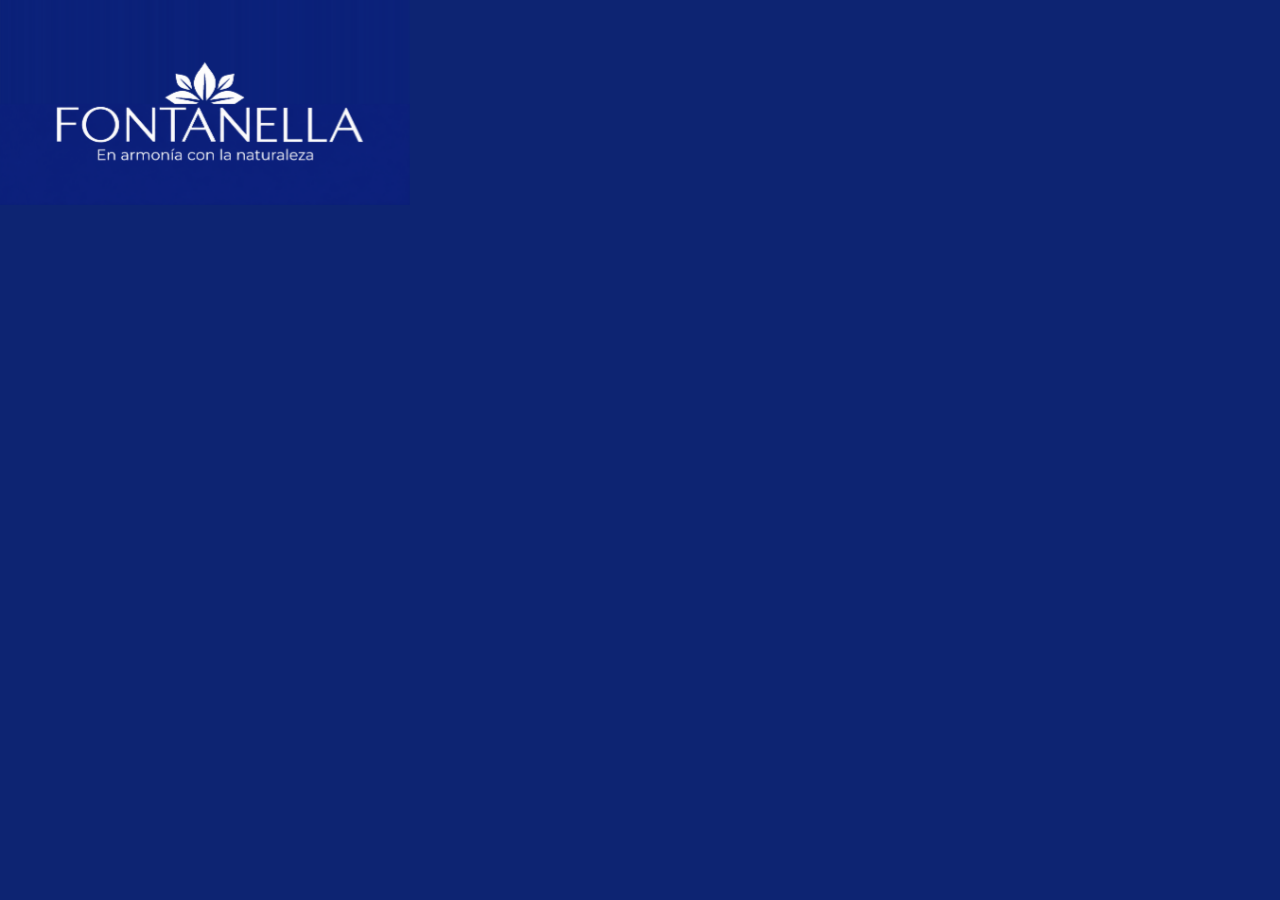
<file: img/Marca Fontanella/logo animado/index.html>
<!doctype html>
<html lang="es">
<head>
  <meta charset="utf-8">
  <meta name="viewport" content="width=device-width, initial-scale=1">
  <title>Fontanella - Logo animado</title>
  <style>
    html,
    body {
      margin: 0;
      min-height: 100vh;
      overflow: hidden;
      background: #0d2472;
    }

    .animated-logo {
      position: fixed;
      top: 0;
      left: 0;
      width: min(32vw, 1734px);
      height: auto;
      pointer-events: none;
      user-select: none;
    }
  </style>
</head>
<body>
  <img
    id="animated-logo"
    class="animated-logo"
    src="secuencia_10_fullsize/frame_01_1734x867.png"
    alt="Logo animado Fontanella"
  >

  <script>
    const frames = Array.from({ length: 10 }, (_, index) =>
      `secuencia_10_fullsize/frame_${String(index + 1).padStart(2, "0")}_1734x867.png`
    );
    const logo = document.getElementById("animated-logo");
    let frameIndex = 0;

    frames.forEach((source) => {
      const image = new Image();
      image.src = source;
    });

    window.setInterval(() => {
      frameIndex = (frameIndex + 1) % frames.length;
      logo.src = frames[frameIndex];
    }, 180);
  </script>
</body>
</html>
</file>
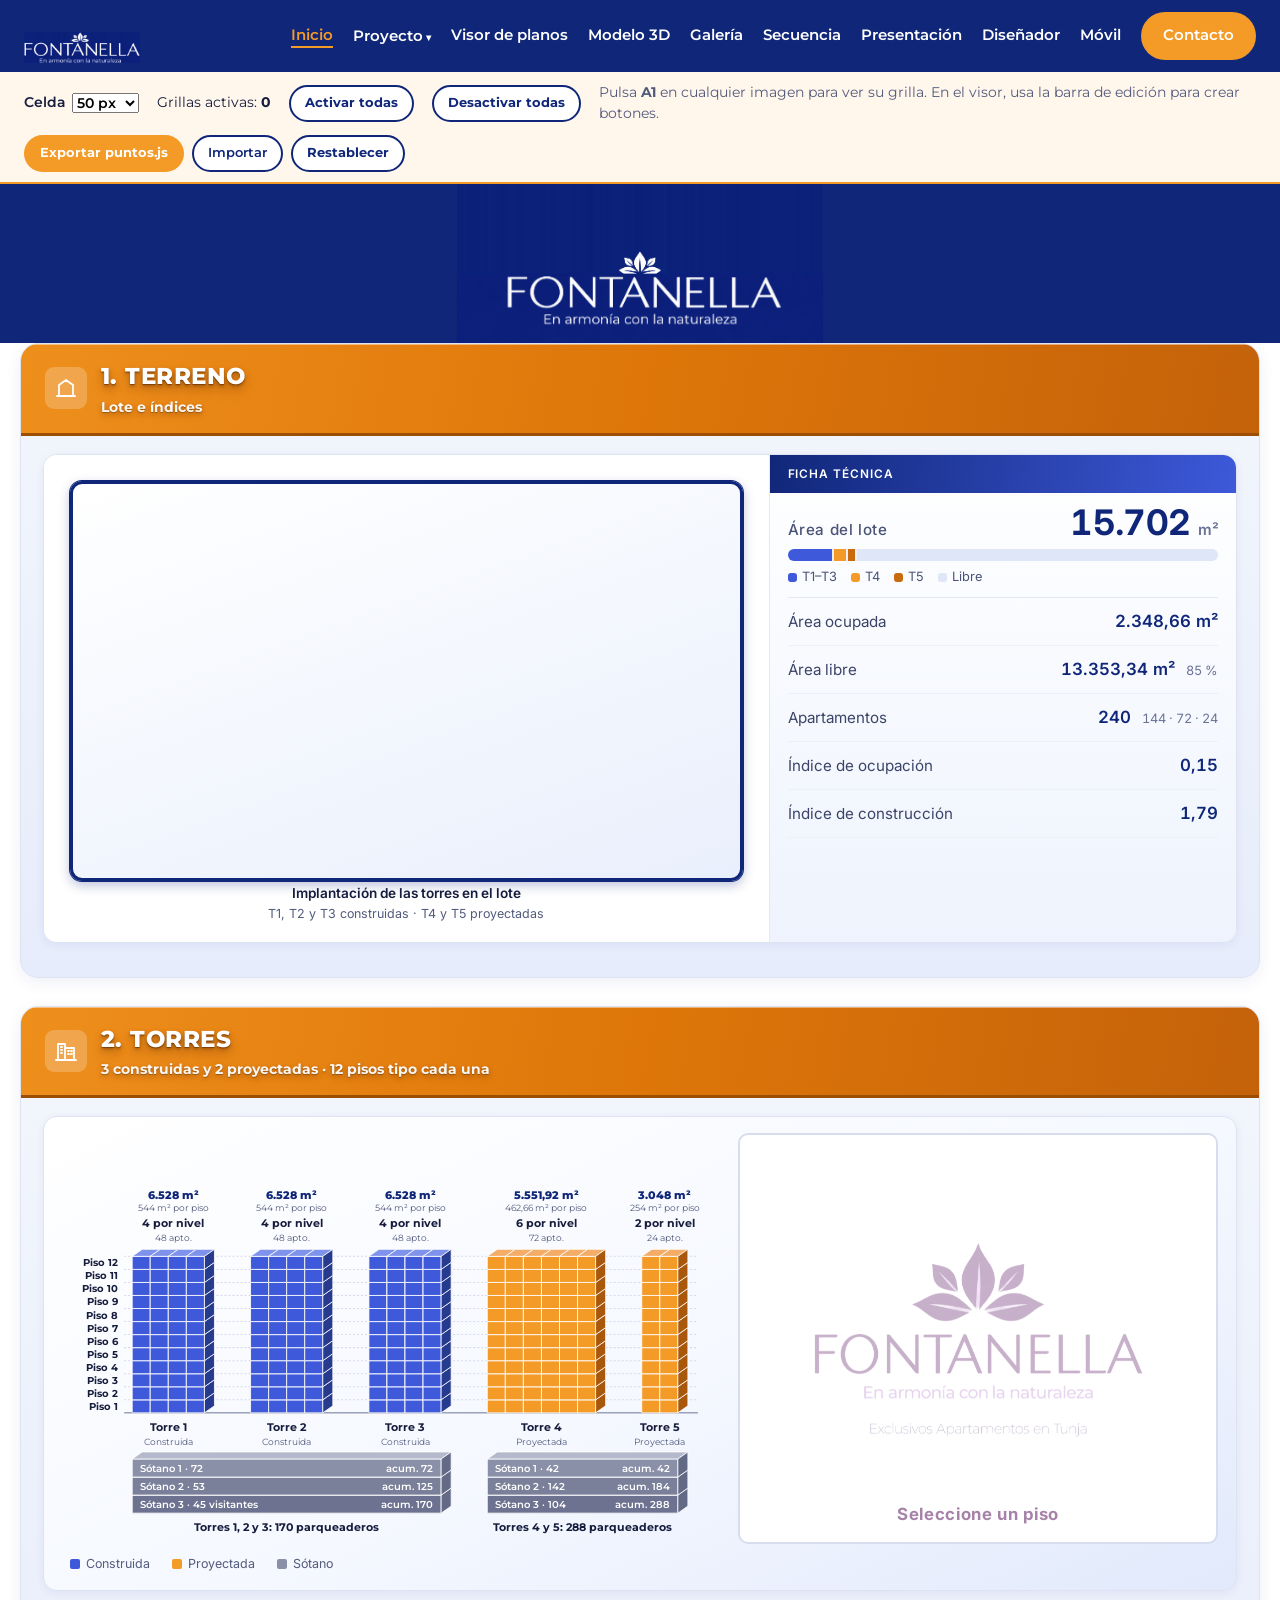
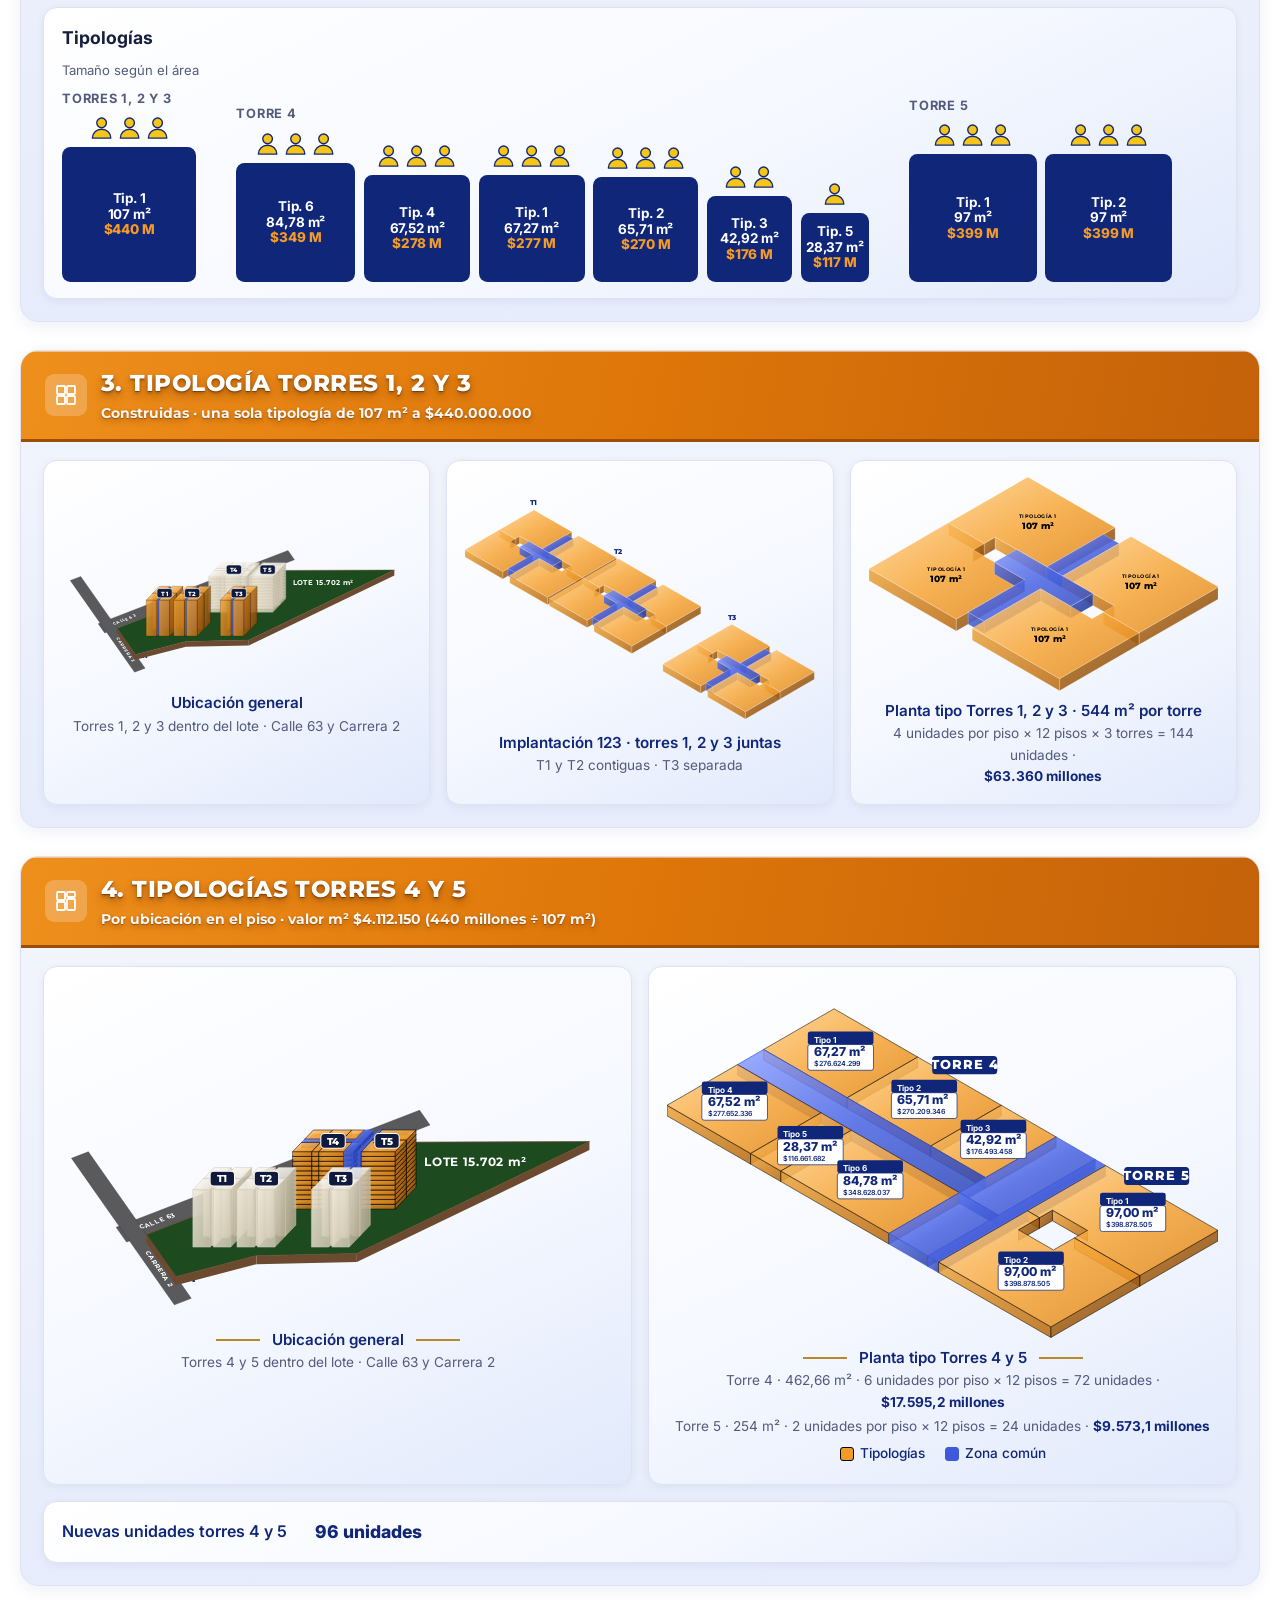
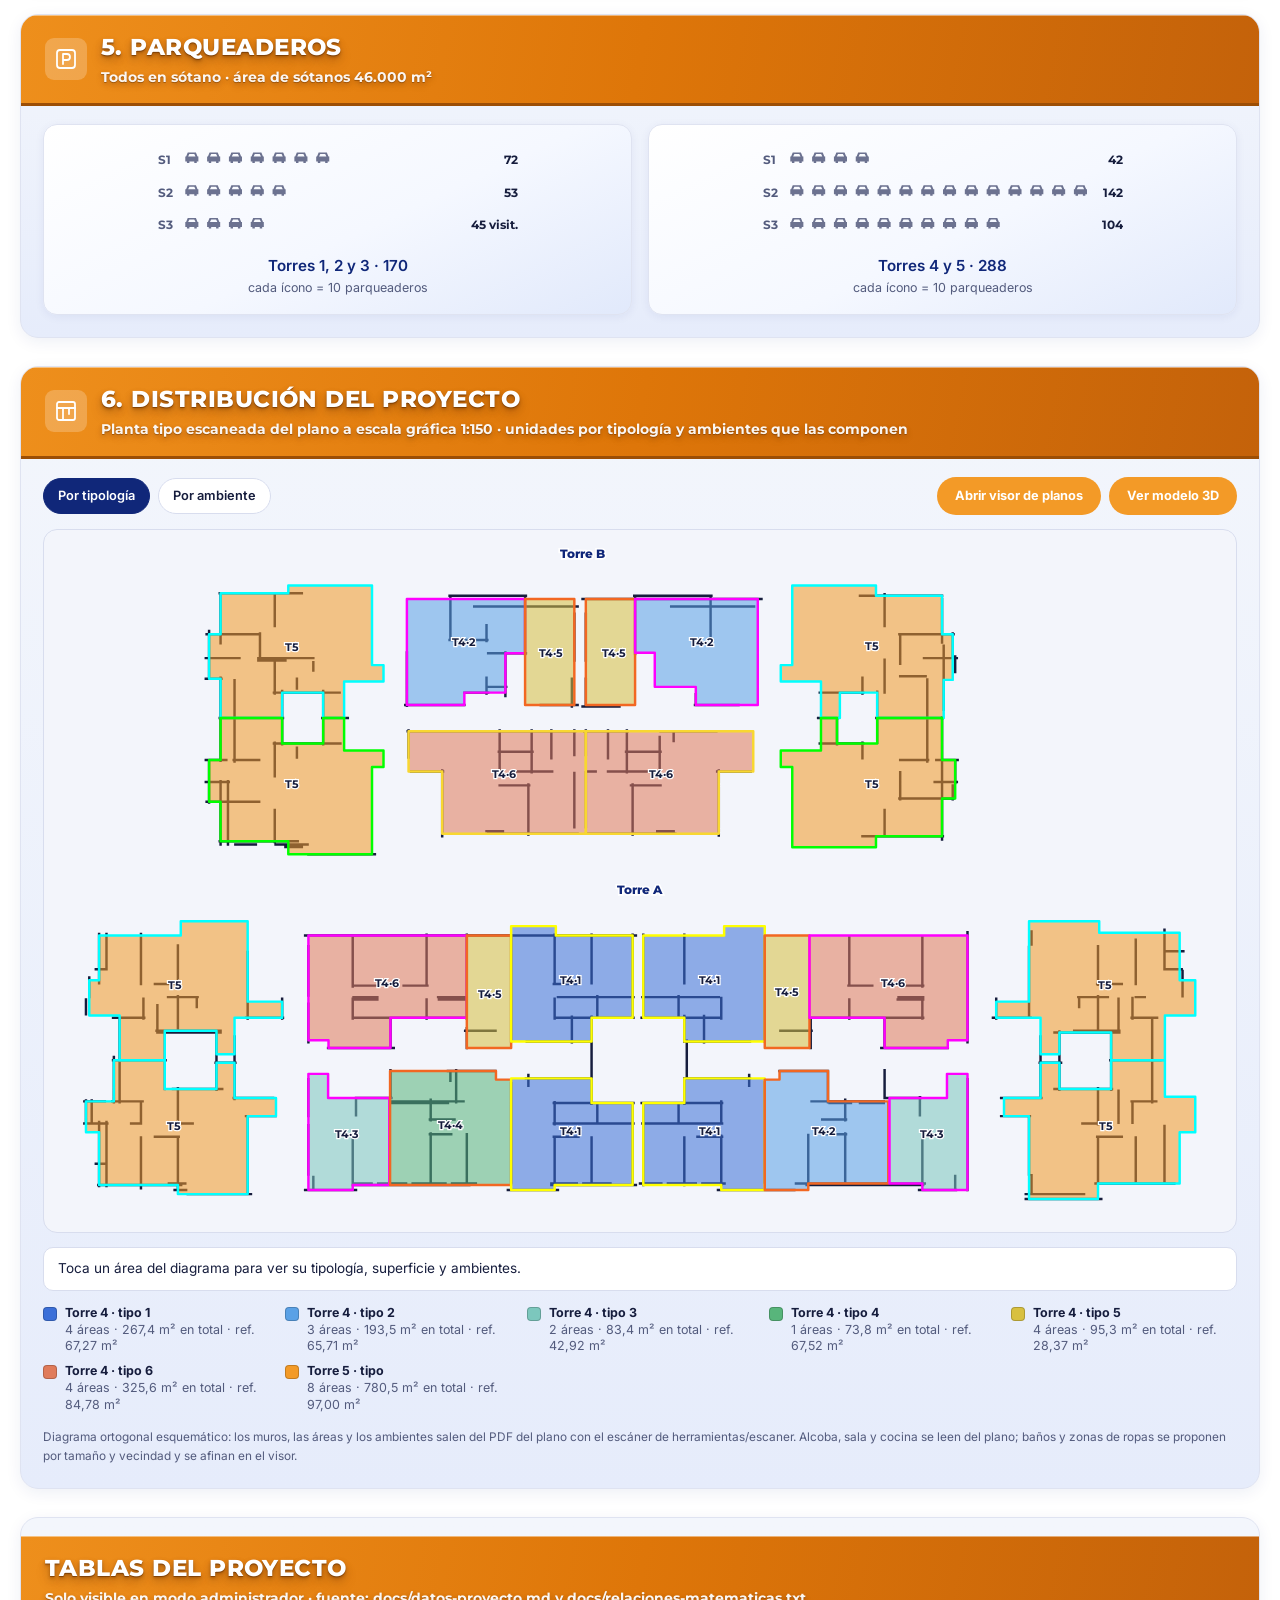
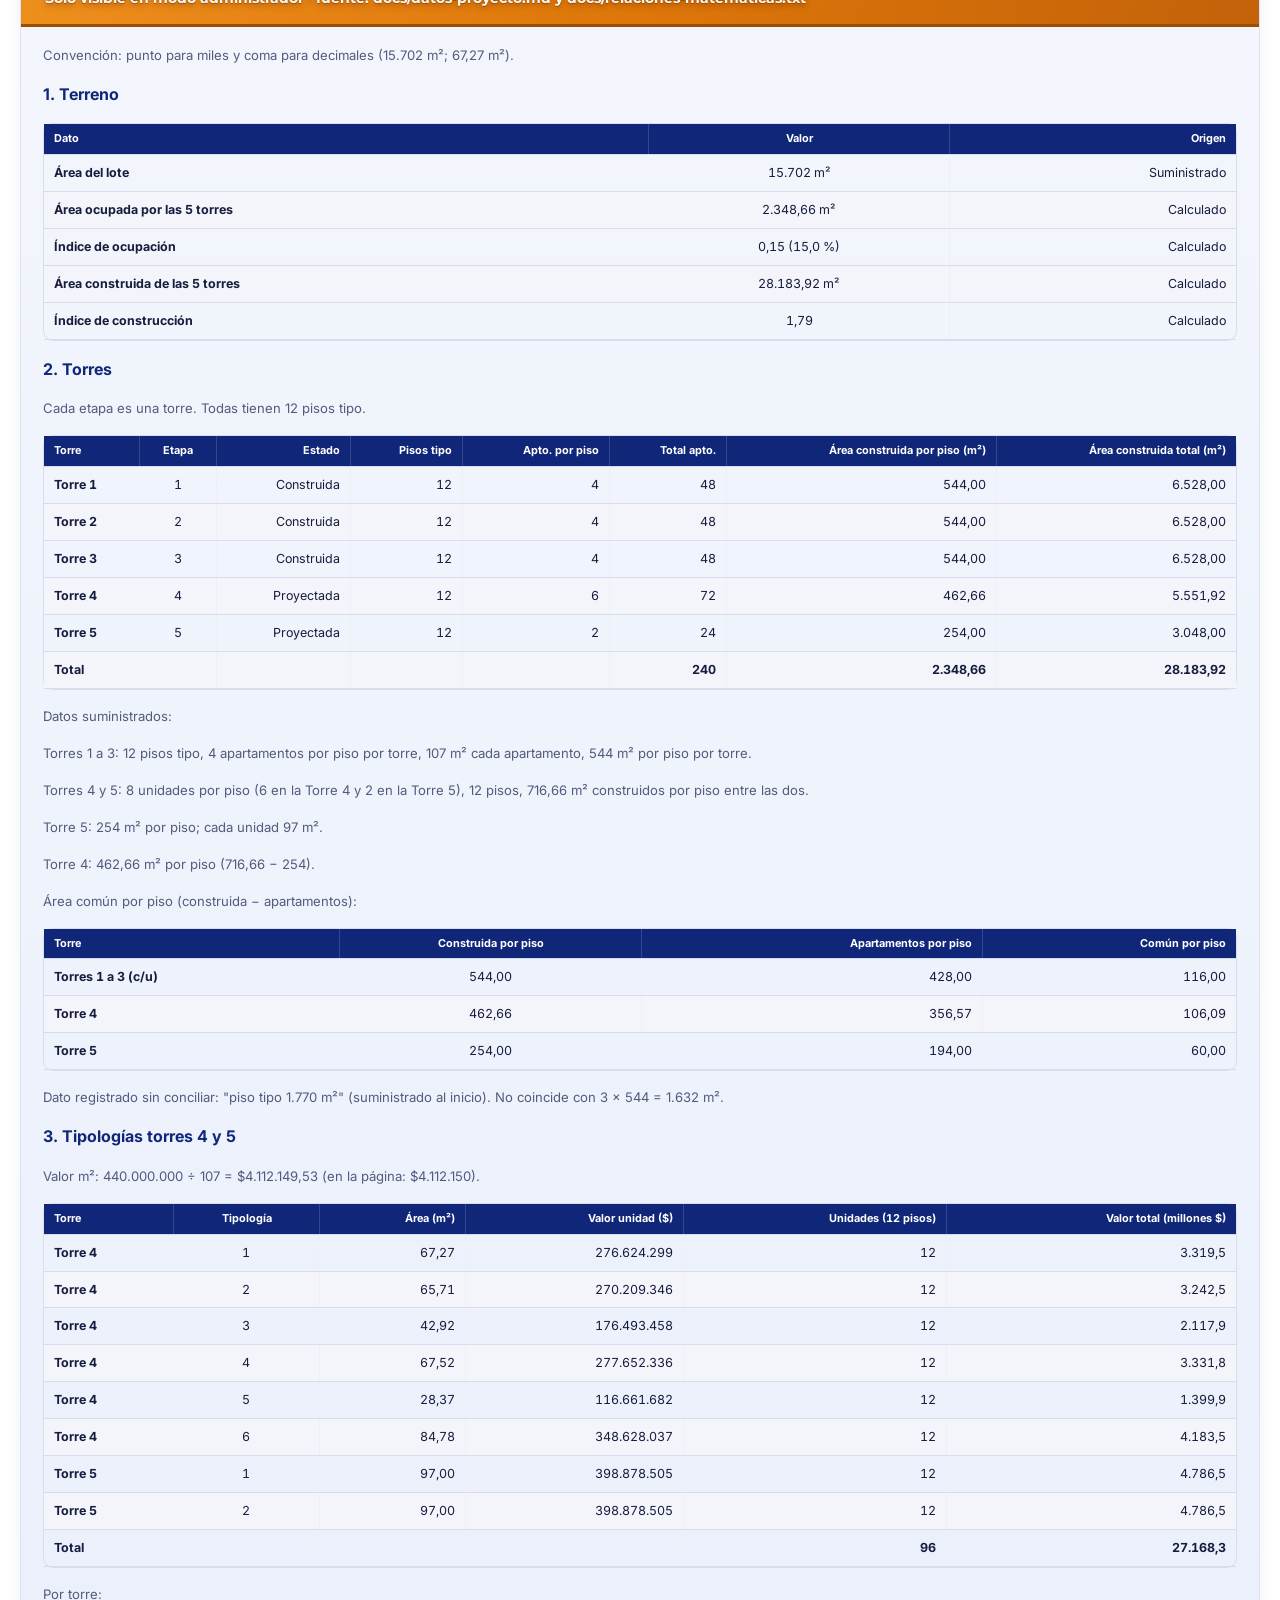
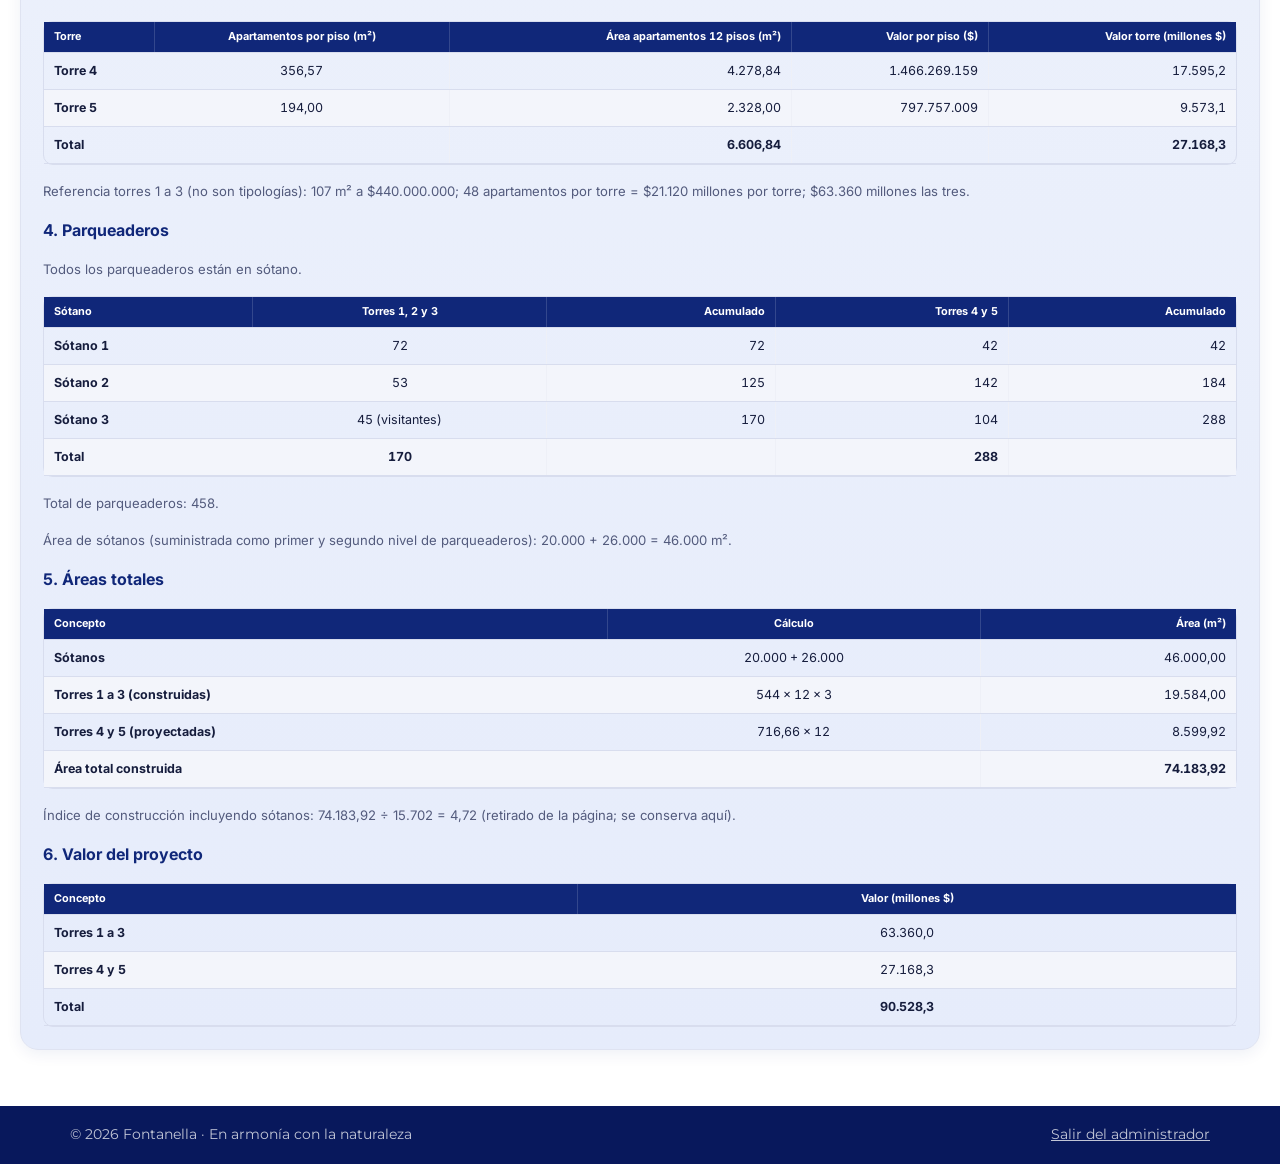
<file: pages/administrador.html>
<!DOCTYPE html>
<html lang="es">
<head>
  <meta charset="UTF-8">
  <meta name="robots" content="noindex">
  <title>Administrador | Fontanella</title>
  <!-- El administrador ahora es un modo de cada página: ?admin -->
  <meta http-equiv="refresh" content="0; url=../index.html?admin">
</head>
<body>
  <p><a href="../index.html?admin">Ir al administrador</a></p>
</body>
</html>
</file>
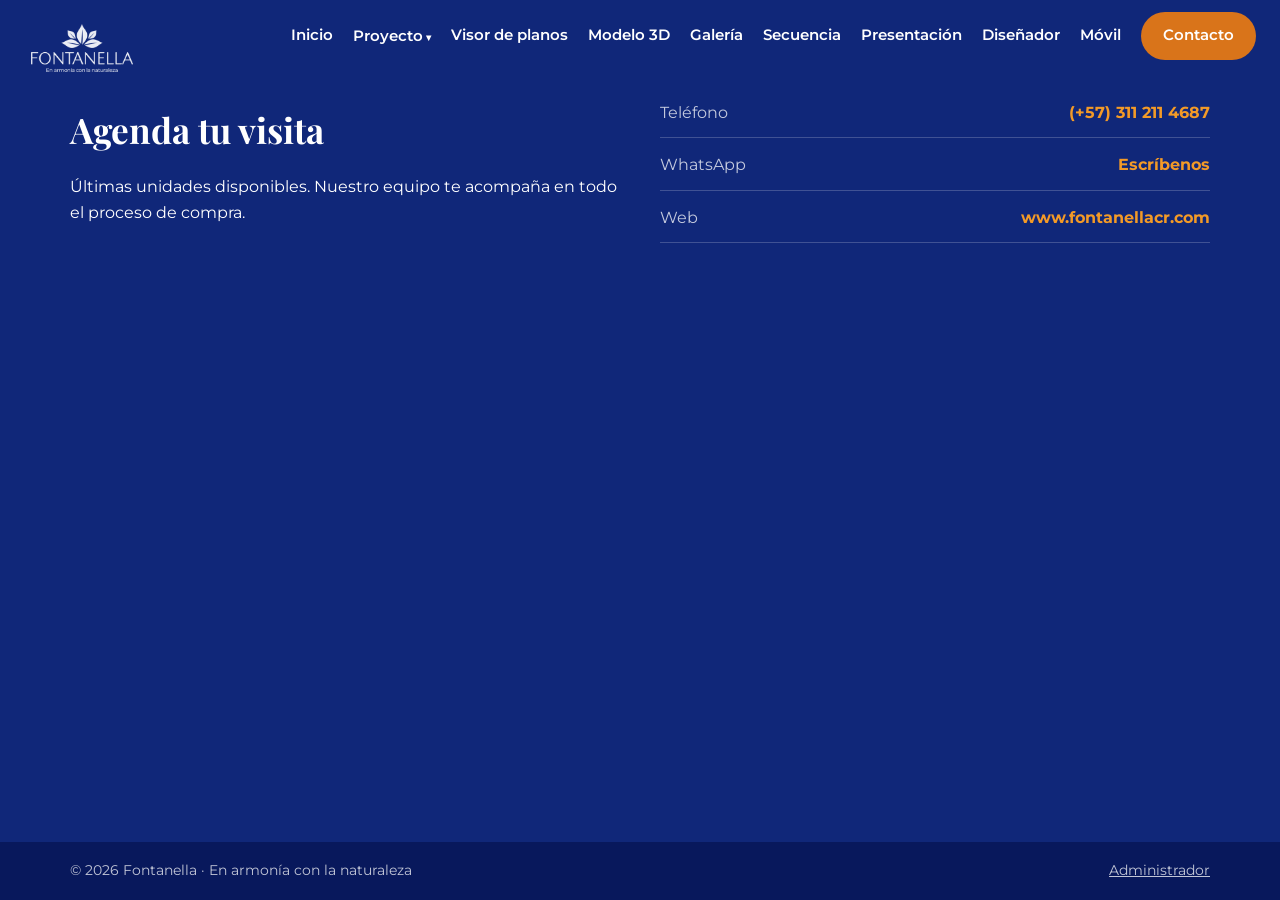
<file: pages/contacto.html>
<!DOCTYPE html>
<html lang="es">
<head>
  <meta charset="UTF-8">
  <meta name="viewport" content="width=device-width, initial-scale=1">
  <link rel="icon" type="image/png" href="../img/marca/favicon.png">
  <link rel="apple-touch-icon" href="../img/marca/apple-touch-icon.png">
  <title>Contacto | Fontanella</title>
  <link rel="preconnect" href="https://fonts.googleapis.com">
  <link rel="preconnect" href="https://fonts.gstatic.com" crossorigin>
  <link href="https://fonts.googleapis.com/css2?family=Montserrat:wght@400;600;700;800&family=Playfair+Display:wght@600;700&display=swap" rel="stylesheet">
  <link rel="stylesheet" href="../css/estilos.css?v=72">
<script>if(location.search.indexOf("movil")>-1)document.documentElement.classList.add("en-movil")</script>
</head>
<body>

  <header class="barra">
    <a href="../index.html" class="marca">
      <img src="../img/marca/logo-blanco.png" alt="Fontanella · En armonía con la naturaleza" class="marca-logo" width="101" height="48">
    </a>
    <nav class="menu">
      <a href="../index.html">Inicio</a>
      <div class="menu-desplegable">
        <a href="proyecto.html" aria-haspopup="true">Proyecto</a>
        <div class="submenu">
          <a href="planos.html">Planos (JPG)</a>
          <a href="planos-pdf.html">Planos (PDF)</a>
          <a href="explorador.html">Explorador</a>
        </div>
      </div>
      <a href="Fontanella%20%C2%B7%20Planta%20tipo%20en%202D.html">Visor de planos</a>
      <a href="modelo-3d.html">Modelo 3D</a>
      <a href="galeria.html">Galería</a>
      <a href="secuencia.html">Secuencia</a>
      <a href="presentacion.html">Presentación</a>
      <a href="disenador.html">Diseñador</a>
      <a href="movil.html">Móvil</a>
      <a href="contacto.html" class="boton boton-naranja activo" aria-current="page">Contacto</a>
    </nav>
  </header>

  <main>
    <section id="contacto" class="seccion contacto">
      <div class="contenedor contacto-grid">
        <div>
          <h1>Agenda tu visita</h1>
          <p>Últimas unidades disponibles. Nuestro equipo te acompaña en todo el proceso de compra.</p>
        </div>
        <ul class="contacto-datos">
          <li><span>Teléfono</span><a href="tel:+573112114687">(+57) 311 211 4687</a></li>
          <li><span>WhatsApp</span><a href="https://wa.me/573112114687" target="_blank" rel="noopener">Escríbenos</a></li>
          <li><span>Web</span><a href="https://www.fontanellacr.com" target="_blank" rel="noopener">www.fontanellacr.com</a></li>
        </ul>
      </div>
    </section>
  </main>

  <footer class="pie">
    <div class="contenedor pie-grid">
      <span>© <span id="anio"></span> Fontanella · En armonía con la naturaleza</span>
      <a href="?admin" id="enlace-admin">Administrador</a>
    </div>
  </footer>

  <dialog class="visor" id="visor" aria-labelledby="visor-titulo">
    <div class="visor-cabecera">
      <div>
        <span class="visor-id" id="visor-id"></span>
        <span class="visor-resolucion" id="visor-resolucion"></span>
        <h3 id="visor-titulo"></h3>
      </div>
      <span class="visor-contador" id="visor-contador"></span>
      <button class="visor-cerrar" id="visor-cerrar" aria-label="Cerrar">×</button>
    </div>
    <div class="visor-cuerpo">
      <div class="visor-escena">
        <button class="visor-nav visor-anterior" id="visor-anterior" aria-label="Imagen anterior">‹</button>
        <div class="lienzo" id="visor-lienzo">
          <img id="visor-img" alt="">
          <div class="capa-puntos" id="visor-puntos"></div>
        </div>
        <button class="visor-nav visor-siguiente" id="visor-siguiente" aria-label="Imagen siguiente">›</button>
      </div>
      <aside class="visor-lado">
        <h4>Puntos señalados</h4>
        <ol class="visor-lista" id="visor-lista"></ol>
      </aside>
    </div>
  </dialog>

  <script src="../js/puntos.js?v=4"></script>
  <script src="../js/datos.js?v=4"></script>
  <script src="../js/administrador.js?v=4"></script>
  <script src="../js/galeria.js?v=4"></script>
</body>
</html>
</file>
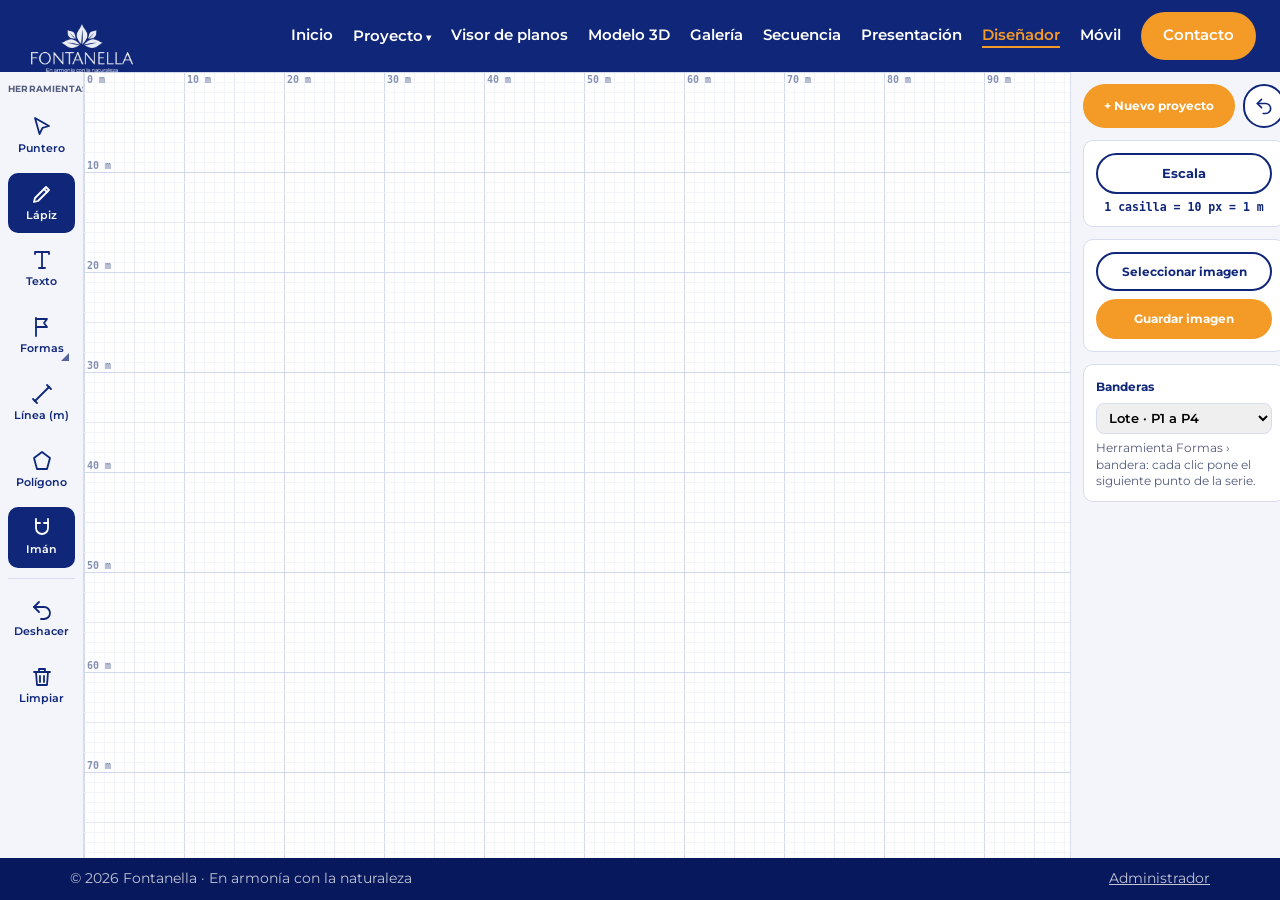
<file: pages/disenador.html>
<!DOCTYPE html>
<html lang="es">
<head>
  <meta charset="UTF-8">
  <meta name="viewport" content="width=device-width, initial-scale=1">
  <link rel="icon" type="image/png" href="../img/marca/favicon.png">
  <link rel="apple-touch-icon" href="../img/marca/apple-touch-icon.png">
  <title>Diseñador | Fontanella</title>
  <link rel="preconnect" href="https://fonts.googleapis.com">
  <link rel="preconnect" href="https://fonts.gstatic.com" crossorigin>
  <link href="https://fonts.googleapis.com/css2?family=Montserrat:wght@400;600;700;800&family=Playfair+Display:wght@600;700&display=swap" rel="stylesheet">
  <link rel="stylesheet" href="../css/estilos.css?v=72">
<script>if(location.search.indexOf("movil")>-1)document.documentElement.classList.add("en-movil")</script>
</head>
<body class="pagina-editor">

  <header class="barra">
    <a href="../index.html" class="marca">
      <img src="../img/marca/logo-blanco.png" alt="Fontanella · En armonía con la naturaleza" class="marca-logo" width="101" height="48">
    </a>
    <nav class="menu">
      <a href="../index.html">Inicio</a>
      <div class="menu-desplegable">
        <a href="proyecto.html" aria-haspopup="true">Proyecto</a>
        <div class="submenu">
          <a href="planos.html">Planos (JPG)</a>
          <a href="planos-pdf.html">Planos (PDF)</a>
          <a href="explorador.html">Explorador</a>
        </div>
      </div>
      <a href="Fontanella%20%C2%B7%20Planta%20tipo%20en%202D.html">Visor de planos</a>
      <a href="modelo-3d.html">Modelo 3D</a>
      <a href="galeria.html">Galería</a>
      <a href="secuencia.html">Secuencia</a>
      <a href="presentacion.html">Presentación</a>
      <a href="disenador.html" class="activo" aria-current="page">Diseñador</a>
      <a href="movil.html">Móvil</a>
      <a href="contacto.html" class="boton boton-naranja">Contacto</a>
    </nav>
  </header>

  <main>
    <h1 class="solo-lectores">Diseñador</h1>
    <div class="editor">
      <nav class="herramientas" aria-label="Herramientas">
        <p class="herramientas-titulo">Herramientas</p>
        <button type="button" class="herramienta" data-herramienta="puntero" aria-pressed="false" title="Seleccionar y mover objetos; arrastra los vértices de líneas y polígonos; doble clic en una etiqueta para cambiar su texto; Supr elimina"><svg viewBox="0 0 24 24" aria-hidden="true"><path d="M5 3l14 8-6.5 1.8L9.5 19z"/></svg><span>Puntero</span></button>
        <button type="button" class="herramienta activo" data-herramienta="lapiz" aria-pressed="true"><svg viewBox="0 0 24 24" aria-hidden="true"><path d="M4 20l4-1 11-11-3-3L5 16l-1 4z"/><path d="M14 7l3 3"/></svg><span>Lápiz</span></button>
        <button type="button" class="herramienta" data-herramienta="texto" aria-pressed="false"><svg viewBox="0 0 24 24" aria-hidden="true"><path d="M5 6V4h14v2"/><path d="M12 4v16"/><path d="M9 20h6"/></svg><span>Texto</span></button>
        <div class="herramienta-grupo">
          <button type="button" class="herramienta" id="boton-formas" data-herramienta="bandera" aria-pressed="false" aria-haspopup="menu" aria-expanded="false" title="Formas: Bandera"><svg viewBox="0 0 24 24" aria-hidden="true"><path d="M6 21V3"/><path d="M6 4h11l-3 4 3 4H6"/></svg><span>Formas</span></button>
          <div class="menu-formas" id="menu-formas" role="menu" aria-label="Formas" hidden>
            <button type="button" role="menuitemradio" aria-checked="true" data-forma="bandera"><svg viewBox="0 0 24 24" aria-hidden="true"><path d="M6 21V3"/><path d="M6 4h11l-3 4 3 4H6"/></svg><span>Bandera</span></button>
            <button type="button" role="menuitemradio" aria-checked="false" data-forma="equis"><svg viewBox="0 0 24 24" aria-hidden="true"><path d="M6 6l12 12"/><path d="M18 6L6 18"/></svg><span>Equis</span></button>
            <button type="button" role="menuitemradio" aria-checked="false" data-forma="punto"><svg viewBox="0 0 24 24" aria-hidden="true"><circle cx="12" cy="12" r="8"/><circle cx="12" cy="12" r="1.5" fill="currentColor"/></svg><span>Punto</span></button>
            <button type="button" role="menuitemradio" aria-checked="false" data-forma="chulo"><svg viewBox="0 0 24 24" aria-hidden="true"><path d="M4 12.5l5 5L20 6.5"/></svg><span>Chulo</span></button>
          </div>
        </div>
        <button type="button" class="herramienta" data-herramienta="medida" aria-pressed="false" title="Clic en el punto 1 y clic en el punto 2 (Esc cancela)"><svg viewBox="0 0 24 24" aria-hidden="true"><path d="M5 19L19 5"/><path d="M3 17l4 4M17 3l4 4"/></svg><span>Línea (m)</span></button>
        <button type="button" class="herramienta" data-herramienta="poligono" aria-pressed="false" title="Clic en cada vértice; doble clic, Enter o clic en el primer vértice para cerrar (Esc cancela)"><svg viewBox="0 0 24 24" aria-hidden="true"><path d="M12 3l8 6-3 11H7L4 9z"/></svg><span>Polígono</span></button>
        <button type="button" class="herramienta activo" id="iman-activo" aria-pressed="true" title="Unir líneas y polígonos en extremos, puntos medios e intersecciones"><svg viewBox="0 0 24 24" aria-hidden="true"><path d="M6 3v9a6 6 0 0 0 12 0V3"/><path d="M6 7h4M14 7h4"/></svg><span>Imán</span></button>
        <span class="herramientas-separador"></span>
        <button type="button" class="herramienta" id="deshacer" title="Deshacer (Ctrl+Z)"><svg viewBox="0 0 24 24" aria-hidden="true"><path d="M9 14L4 9l5-5"/><path d="M4 9h10a6 6 0 0 1 0 12h-3"/></svg><span>Deshacer</span></button>
        <button type="button" class="herramienta" id="limpiar"><svg viewBox="0 0 24 24" aria-hidden="true"><path d="M4 7h16"/><path d="M10 11v6M14 11v6"/><path d="M6 7l1 13h10l1-13"/><path d="M9 7V4h6v3"/></svg><span>Limpiar</span></button>
      </nav>
      <div class="area" id="area">
        <svg id="dibujo" aria-label="Área de trabajo">
          <image id="imagen-fondo" preserveAspectRatio="none"></image>
          <g id="grilla"></g>
          <g id="series"></g>
          <g id="trazos"></g>
          <g id="seleccion"></g>
          <g id="iman"></g>
        </svg>
        <span class="area-posicion" id="area-posicion"></span>
        <div class="cuadro-coordenadas" id="cuadro-coordenadas" hidden></div>
      </div>
      <aside class="escala-panel" aria-label="Proyecto, escala e imagen">
        <div class="panel-acciones">
          <button type="button" class="boton boton-naranja boton-nuevo" id="nuevo-proyecto">+ Nuevo proyecto</button>
          <button type="button" class="boton-icono" id="deshacer-panel" title="Deshacer (Ctrl+Z)" aria-label="Deshacer"><svg viewBox="0 0 24 24" aria-hidden="true"><path d="M9 14L4 9l5-5"/><path d="M4 9h10a6 6 0 0 1 0 12h-3"/></svg></button>
        </div>
        <section class="panel-recuadro panel-escala">
          <button type="button" class="boton boton-borde" id="abrir-escala">Escala</button>
          <p class="panel-escala-resumen" id="escala-resumen"></p>
        </section>
        <section class="panel-recuadro panel-imagen" aria-label="Imagen">
          <button type="button" class="boton boton-borde" id="abrir-imagenes">Seleccionar imagen</button>
          <button type="button" class="boton boton-naranja" id="guardar-imagen">Guardar imagen</button>
          <p class="panel-imagen-info" id="imagen-info"></p>
        </section>
        <section class="panel-recuadro panel-banderas" aria-label="Rótulo de las banderas">
          <label for="serie-bandera">Banderas</label>
          <select id="serie-bandera">
            <option value="P">Lote · P1 a P4</option>
            <option value="CT1">Torre 1 · CT11 a CT14</option>
            <option value="CT2">Torre 2 · CT21 a CT24</option>
            <option value="CT3">Torre 3 · CT31 a CT34</option>
            <option value="CT4">Torre 4 · CT41 a CT44</option>
            <option value="CT5">Torre 5 · CT51 a CT54</option>
          </select>
          <p class="panel-imagen-info">Herramienta Formas › bandera: cada clic pone el siguiente punto de la serie.</p>
        </section>
      </aside>
    </div>
  </main>

  <footer class="pie">
    <div class="contenedor pie-grid">
      <span>© <span id="anio"></span> Fontanella · En armonía con la naturaleza</span>
      <a href="?admin" id="enlace-admin">Administrador</a>
    </div>
  </footer>

  <dialog class="dialogo" id="dialogo-escala" aria-labelledby="escala-titulo">
    <h2 id="escala-titulo">Escala</h2>
    <p class="escala-ayuda">Cada casilla de la grilla es un módulo de píxeles; indica cuántos metros equivale.</p>
    <div class="escala-casillas">
      <label>Módulo<span class="escala-campo"><input id="modulo" type="number" min="4" max="200" step="1" value="10"><span>px</span></span></label>
      <label>Equivale a<span class="escala-campo"><input id="metros-modulo" type="number" min="0.01" step="any" value="1"><span>m</span></span></label>
    </div>
    <dl class="escala-datos">
      <dt>Relación</dt><dd id="escala-relacion"></dd>
      <dt>Rótulos de la grilla</dt><dd id="escala-rotulos"></dd>
      <dt>Área visible</dt><dd id="escala-area"></dd>
    </dl>
    <div class="dialogo-acciones">
      <button type="button" class="boton boton-naranja" id="escala-aceptar">Aceptar</button>
      <button type="button" class="boton boton-borde" id="escala-cancelar">Cancelar</button>
      <button type="button" class="boton boton-borde" id="escala-aplicar">Aplicar</button>
    </div>
  </dialog>

  <dialog class="dialogo dialogo-imagenes" id="dialogo-imagenes" aria-labelledby="imagenes-titulo">
    <h2 id="imagenes-titulo">Seleccionar imagen</h2>
    <p class="escala-ayuda">Elige una imagen de la galería para editarla, o ábrela desde tu computador.</p>
    <div class="selector-imagenes" id="selector-imagenes"></div>
    <div class="dialogo-acciones">
      <label class="boton boton-borde">Desde mi computador<input type="file" id="seleccionar-imagen" accept="image/*" hidden></label>
      <button type="button" class="boton boton-borde" id="imagenes-cancelar">Cancelar</button>
    </div>
  </dialog>

  <dialog class="visor" id="visor" aria-labelledby="visor-titulo">
    <div class="visor-cabecera">
      <div>
        <span class="visor-id" id="visor-id"></span>
        <span class="visor-resolucion" id="visor-resolucion"></span>
        <h3 id="visor-titulo"></h3>
      </div>
      <span class="visor-contador" id="visor-contador"></span>
      <button class="visor-cerrar" id="visor-cerrar" aria-label="Cerrar">×</button>
    </div>
    <div class="visor-cuerpo">
      <div class="visor-escena">
        <button class="visor-nav visor-anterior" id="visor-anterior" aria-label="Imagen anterior">‹</button>
        <div class="lienzo" id="visor-lienzo">
          <img id="visor-img" alt="">
          <div class="capa-puntos" id="visor-puntos"></div>
        </div>
        <button class="visor-nav visor-siguiente" id="visor-siguiente" aria-label="Imagen siguiente">›</button>
      </div>
      <aside class="visor-lado">
        <h4>Puntos señalados</h4>
        <ol class="visor-lista" id="visor-lista"></ol>
      </aside>
    </div>
  </dialog>

  <script src="../js/puntos.js?v=4"></script>
  <script src="../js/datos.js?v=4"></script>
  <script src="../js/administrador.js?v=4"></script>
  <script src="../js/galeria.js?v=4"></script>
  <script src="../js/disenador.js?v=4"></script>
</body>
</html>
</file>
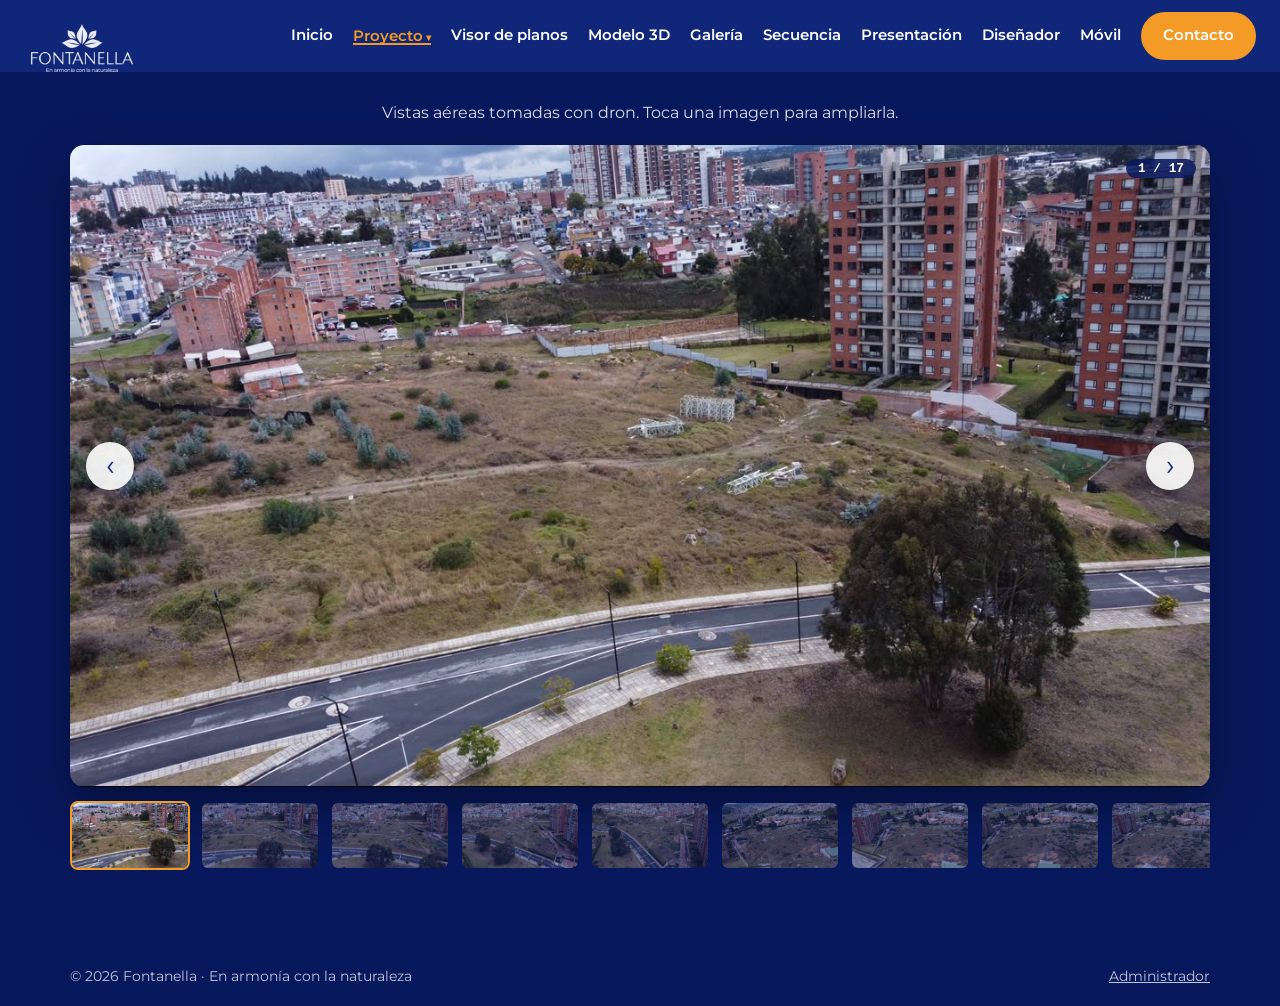
<file: pages/explorador.html>
<!DOCTYPE html>
<html lang="es">
<head>
  <meta charset="UTF-8">
  <meta name="viewport" content="width=device-width, initial-scale=1">
  <link rel="icon" type="image/png" href="../img/marca/favicon.png">
  <link rel="apple-touch-icon" href="../img/marca/apple-touch-icon.png">
  <title>Explorador | Fontanella</title>
  <link rel="preconnect" href="https://fonts.googleapis.com">
  <link rel="preconnect" href="https://fonts.gstatic.com" crossorigin>
  <link href="https://fonts.googleapis.com/css2?family=Montserrat:wght@400;600;700;800&family=Playfair+Display:wght@600;700&display=swap" rel="stylesheet">
  <link rel="stylesheet" href="../css/estilos.css?v=72">
</head>
<body>

  <header class="barra">
    <a href="../index.html" class="marca">
      <img src="../img/marca/logo-blanco.png" alt="Fontanella · En armonía con la naturaleza" class="marca-logo" width="101" height="48">
    </a>
    <nav class="menu">
      <a href="../index.html">Inicio</a>
      <div class="menu-desplegable">
        <a href="proyecto.html" class="activo" aria-haspopup="true">Proyecto</a>
        <div class="submenu">
          <a href="planos.html">Planos (JPG)</a>
          <a href="planos-pdf.html">Planos (PDF)</a>
          <a href="explorador.html" aria-current="page">Explorador</a>
        </div>
      </div>
      <a href="Fontanella%20%C2%B7%20Planta%20tipo%20en%202D.html">Visor de planos</a>
      <a href="modelo-3d.html">Modelo 3D</a>
      <a href="galeria.html">Galería</a>
      <a href="secuencia.html">Secuencia</a>
      <a href="presentacion.html">Presentación</a>
      <a href="disenador.html">Diseñador</a>
      <a href="movil.html">Móvil</a>
      <a href="contacto.html" class="boton boton-naranja">Contacto</a>
    </nav>
  </header>

  <main>
    <section id="explorador" class="seccion seccion-oscura">
      <div class="contenedor">
        <h1 class="solo-lectores">Explorador</h1>
        <p class="intro-seccion">Vistas aéreas tomadas con dron. Toca una imagen para ampliarla.</p>
        <div class="carrusel" id="carrusel" role="region" aria-roledescription="carrusel" aria-label="Vistas aéreas">
          <div class="carrusel-marco">
            <button class="carrusel-nav carrusel-anterior" id="carrusel-anterior" aria-label="Vista anterior">‹</button>
            <div class="carrusel-pista" id="carrusel-pista"></div>
            <button class="carrusel-nav carrusel-siguiente" id="carrusel-siguiente" aria-label="Vista siguiente">›</button>
            <span class="carrusel-contador" id="carrusel-contador"></span>
          </div>
          <div class="carrusel-miniaturas" id="carrusel-miniaturas"></div>
        </div>
      </div>
    </section>
  </main>

  <footer class="pie">
    <div class="contenedor pie-grid">
      <span>© <span id="anio"></span> Fontanella · En armonía con la naturaleza</span>
      <a href="?admin" id="enlace-admin">Administrador</a>
    </div>
  </footer>

  <dialog class="visor" id="visor" aria-labelledby="visor-titulo">
    <div class="visor-cabecera">
      <div>
        <span class="visor-id" id="visor-id"></span>
        <span class="visor-resolucion" id="visor-resolucion"></span>
        <h3 id="visor-titulo"></h3>
      </div>
      <span class="visor-contador" id="visor-contador"></span>
      <button class="visor-cerrar" id="visor-cerrar" aria-label="Cerrar">×</button>
    </div>
    <div class="visor-cuerpo">
      <div class="visor-escena">
        <button class="visor-nav visor-anterior" id="visor-anterior" aria-label="Imagen anterior">‹</button>
        <div class="lienzo" id="visor-lienzo">
          <img id="visor-img" alt="">
          <div class="capa-puntos" id="visor-puntos"></div>
        </div>
        <button class="visor-nav visor-siguiente" id="visor-siguiente" aria-label="Imagen siguiente">›</button>
      </div>
      <aside class="visor-lado">
        <h4>Puntos señalados</h4>
        <ol class="visor-lista" id="visor-lista"></ol>
      </aside>
    </div>
  </dialog>

  <script src="../js/puntos.js?v=4"></script>
  <script src="../js/datos.js?v=4"></script>
  <script src="../js/administrador.js?v=4"></script>
  <script src="../js/galeria.js?v=4"></script>
</body>
</html>
</file>
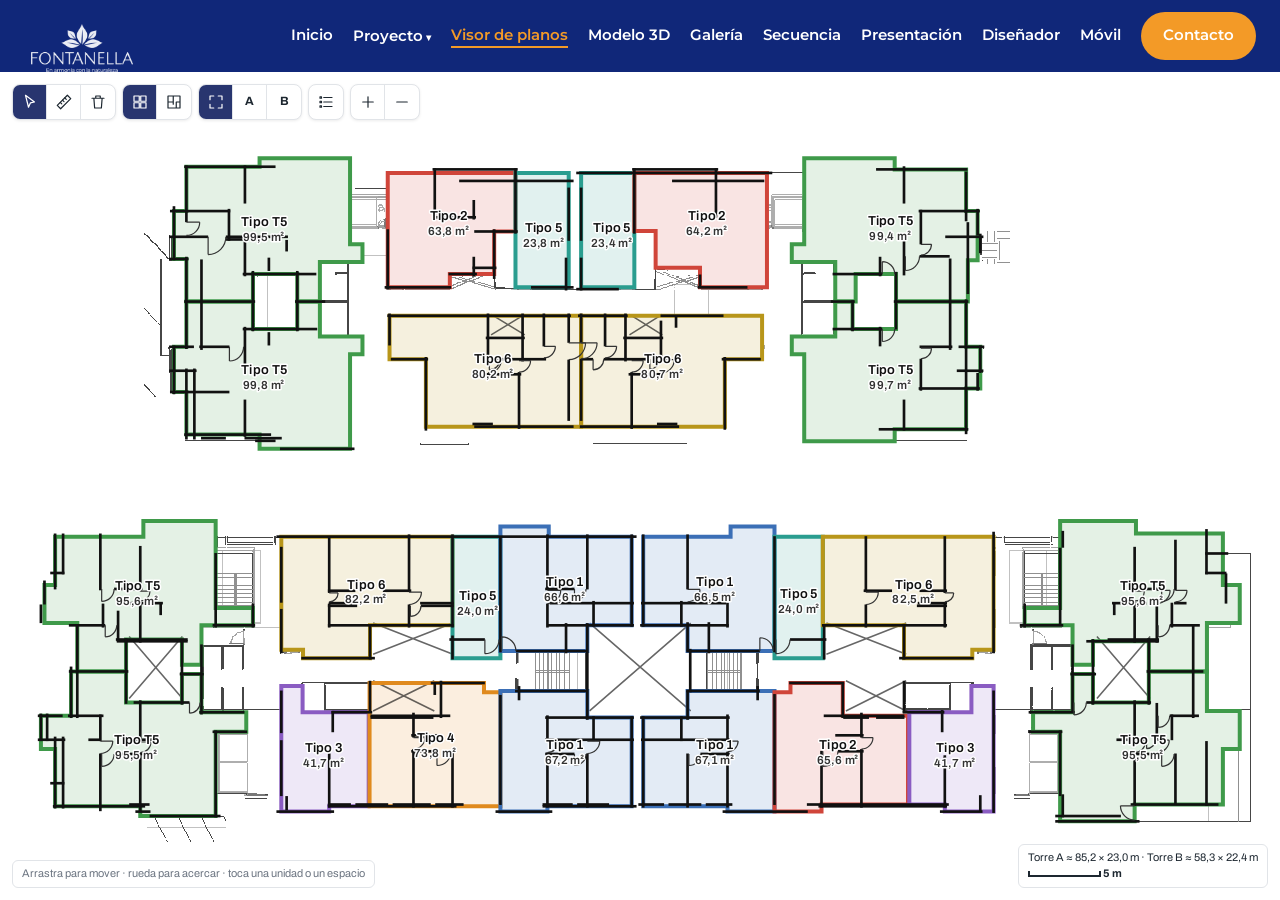
<file: pages/Fontanella · Planta tipo en 2D.html>
<!DOCTYPE html>
<html lang="es">
<head>
  <meta charset="UTF-8">
  <meta name="viewport" content="width=device-width, initial-scale=1">
  <link rel="icon" type="image/png" href="../img/marca/favicon.png">
  <link rel="apple-touch-icon" href="../img/marca/apple-touch-icon.png">
  <title>Visor de planos | Fontanella</title>
  <link rel="preconnect" href="https://fonts.googleapis.com">
  <link rel="preconnect" href="https://fonts.gstatic.com" crossorigin>
  <link href="https://fonts.googleapis.com/css2?family=Montserrat:wght@400;600;700;800&family=Playfair+Display:wght@600;700&display=swap" rel="stylesheet">
  <link href="https://fonts.googleapis.com/css2?family=Archivo:wdth,wght@75..100,400..700&display=swap" rel="stylesheet">
  <link rel="stylesheet" href="../css/estilos.css?v=72">
  <link rel="stylesheet" href="../css/visor-planos.css?v=1793387508">
</head>
<body class="vplanos">
  <header class="barra">
    <a href="../index.html" class="marca">
      <img src="../img/marca/logo-blanco.png" alt="Fontanella · En armonía con la naturaleza" class="marca-logo" width="101" height="48">
    </a>
    <nav class="menu">
      <a href="../index.html">Inicio</a>
      <div class="menu-desplegable">
        <a href="proyecto.html" aria-haspopup="true">Proyecto</a>
        <div class="submenu">
          <a href="planos.html">Planos (JPG)</a>
          <a href="planos-pdf.html">Planos (PDF)</a>
          <a href="explorador.html">Explorador</a>
        </div>
      </div>
      <a href="Fontanella%20%C2%B7%20Planta%20tipo%20en%202D.html" class="activo" aria-current="page">Visor de planos</a>
      <a href="modelo-3d.html">Modelo 3D</a>
      <a href="galeria.html">Galería</a>
      <a href="secuencia.html">Secuencia</a>
      <a href="presentacion.html">Presentación</a>
      <a href="disenador.html">Diseñador</a>
      <a href="movil.html">Móvil</a>
      <a href="contacto.html" class="boton boton-naranja">Contacto</a>
    </nav>
  </header>
<div class="app plano">
<div class="stage" id="stage">
  <canvas id="c"></canvas>
  <div class="barra-h" role="toolbar" aria-label="Herramientas del plano">
    <div class="grupo">
      <button id="tNav" aria-pressed="true" title="Navegar y consultar" aria-label="Navegar y consultar"><svg viewBox="0 0 24 24" aria-hidden="true"><path d="M6 3l12 9-5.5 1.2L10 19z"/></svg></button>
      <button id="tMed" aria-pressed="false" title="Medir entre dos puntos (px y m)" aria-label="Medir"><svg viewBox="0 0 24 24" aria-hidden="true"><path d="M3 16.5L16.5 3 21 7.5 7.5 21z"/><path d="M7 12.5l2 2M10 9.5l2 2M13 6.5l2 2"/></svg></button>
      <button id="tClr" title="Borrar medidas" aria-label="Borrar medidas"><svg viewBox="0 0 24 24" aria-hidden="true"><path d="M4 7h16M9 7V4h6v3M6.5 7l1 13h9l1-13"/></svg></button>
    </div>
    <div class="grupo">
      <button id="mTip" aria-pressed="true" title="Tipologías" aria-label="Ver tipologías"><svg viewBox="0 0 24 24" aria-hidden="true"><rect x="4" y="4" width="7" height="7"/><rect x="13" y="4" width="7" height="7"/><rect x="4" y="13" width="7" height="7"/><rect x="13" y="13" width="7" height="7"/></svg></button>
      <button id="mAmb" aria-pressed="false" title="Distribución del apartamento" aria-label="Ver distribución"><svg viewBox="0 0 24 24" aria-hidden="true"><path d="M4 4h16v16H4zM4 12h7M11 4v11M15 12v8M15 12h5"/></svg></button>
    </div>
    <div class="grupo" id="views">
      <button data-v="all" aria-pressed="true" title="Ajustar a la pantalla" aria-label="Ajustar a la pantalla"><svg viewBox="0 0 24 24" aria-hidden="true"><path d="M4 9V4h5M15 4h5v5M20 15v5h-5M9 20H4v-5"/></svg></button>
      <button data-v="A" aria-pressed="false" title="Torre A">A</button>
      <button data-v="B" aria-pressed="false" title="Torre B">B</button>
    </div>
    <div class="grupo">
      <button id="tLey" aria-pressed="false" title="Convenciones" aria-label="Convenciones"><svg viewBox="0 0 24 24" aria-hidden="true"><path d="M9 6h11M9 12h11M9 18h11M4 5h2v2H4zM4 11h2v2H4zM4 17h2v2H4z"/></svg></button>
    </div>
    <div class="grupo">
      <button id="zMas" title="Acercar" aria-label="Acercar"><svg viewBox="0 0 24 24" aria-hidden="true"><path d="M12 5v14M5 12h14"/></svg></button>
      <button id="zMenos" title="Alejar" aria-label="Alejar"><svg viewBox="0 0 24 24" aria-hidden="true"><path d="M5 12h14"/></svg></button>
    </div>
  </div>
  <div id="info" role="dialog" aria-live="polite"><button class="x" id="ix" aria-label="Cerrar">×</button><h3 id="it"></h3><dl id="id"></dl>
    <div id="ed">
      <label for="edNom">Etiqueta</label><input id="edNom" type="text" placeholder="p. ej. Apartamento 101">
      <label for="edTip">Tipología asignada</label><select id="edTip"></select>
    </div>
    <div id="edA" style="display:none">
      <label for="edTipoA">Tipo de ambiente</label><select id="edTipoA"></select>
    </div>
  </div>
  <div class="hint" id="hint">Arrastra para mover · rueda para acercar · toca una unidad o un espacio</div>
  <div class="scalebar" id="sb"><span id="sbt"></span><br><i id="sbi" style="display:inline-block;height:6px;border:2px solid var(--ink);border-top:0;vertical-align:middle"></i><b id="sbn"></b></div>
</div>
<aside>
  <h1>Planta tipo</h1>
  <p class="sub">Escala 1:<span id="scv"></span> · <output id="mpp"></output></p>
  <h2>Muros</h2>
  <ul class="conv">
    <li><span class="sw" style="background:#111"></span><b>Muro</b> · ancho único 18 cm (3 px)</li>
    <li><span class="sw" style="background:#fff;border:3px solid #3b6fb6"></span><b>Límite de la unidad</b> · línea gruesa del color de su tipo</li>
    <li><svg width="14" height="14" viewBox="0 0 14 14" style="vertical-align:middle;margin-right:6px" aria-hidden="true"><path d="M1 13V1M1 1a12 12 0 0 1 12 12" fill="none" stroke="#333" stroke-width="1.3"/></svg><b>Puerta</b> · hoja y giro</li>
  </ul>
  <h2>Tipologías</h2>
  <ul class="conv" id="leyenda"></ul>
  <h2>Distribución</h2>
  <ul class="conv" id="leyAmb"></ul>
</aside>
</div>
<script src="../js/visor-planos-datos.js?v=1793387508"></script>
<script src="../js/visor-planos.js?v=1793387508"></script>
</body>
</html>
</file>
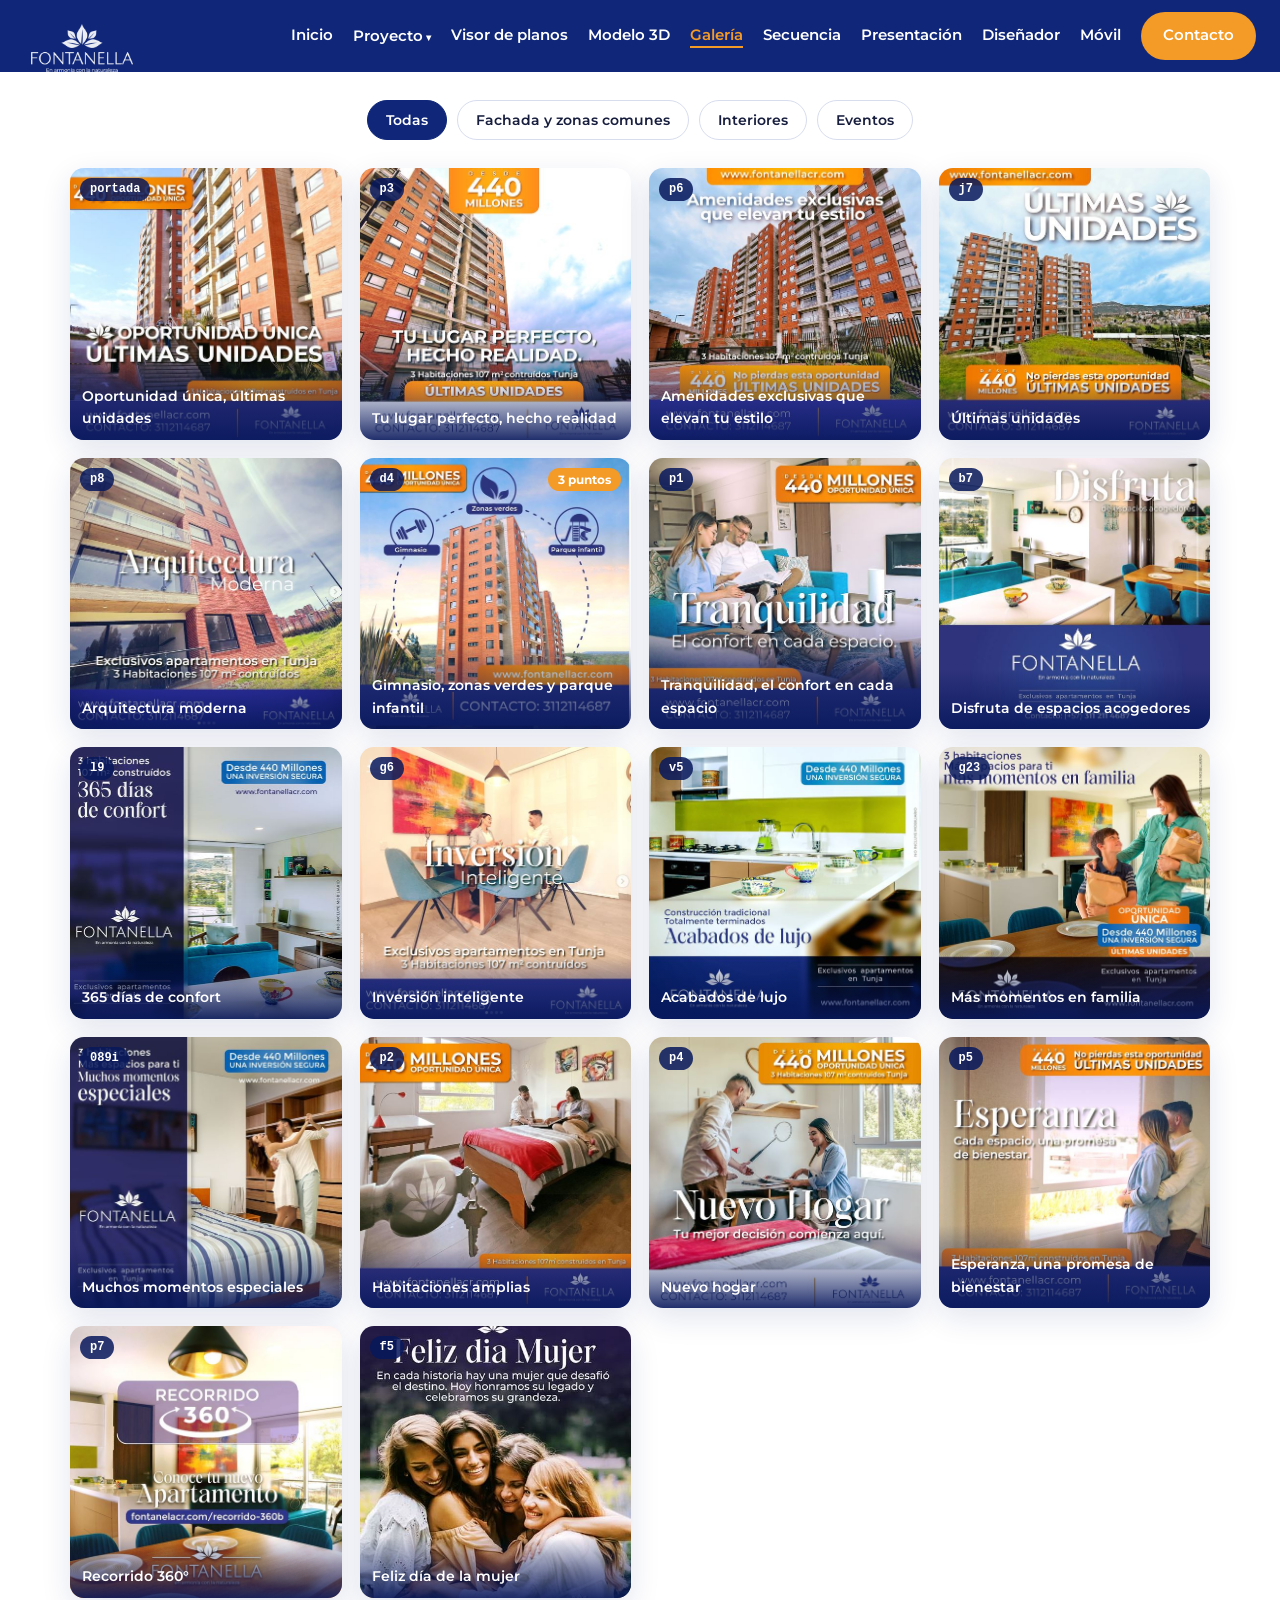
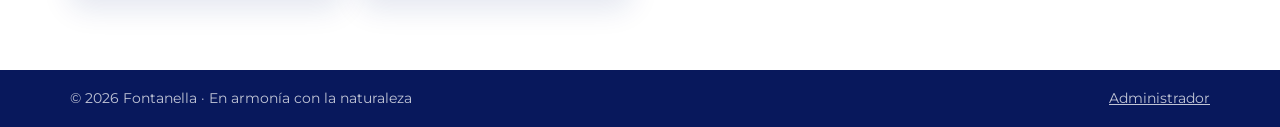
<file: pages/galeria.html>
<!DOCTYPE html>
<html lang="es">
<head>
  <meta charset="UTF-8">
  <meta name="viewport" content="width=device-width, initial-scale=1">
  <link rel="icon" type="image/png" href="../img/marca/favicon.png">
  <link rel="apple-touch-icon" href="../img/marca/apple-touch-icon.png">
  <title>Galería | Fontanella</title>
  <link rel="preconnect" href="https://fonts.googleapis.com">
  <link rel="preconnect" href="https://fonts.gstatic.com" crossorigin>
  <link href="https://fonts.googleapis.com/css2?family=Montserrat:wght@400;600;700;800&family=Playfair+Display:wght@600;700&display=swap" rel="stylesheet">
  <link rel="stylesheet" href="../css/estilos.css?v=72">
<script>if(location.search.indexOf("movil")>-1)document.documentElement.classList.add("en-movil")</script>
</head>
<body>

  <header class="barra">
    <a href="../index.html" class="marca">
      <img src="../img/marca/logo-blanco.png" alt="Fontanella · En armonía con la naturaleza" class="marca-logo" width="101" height="48">
    </a>
    <nav class="menu">
      <a href="../index.html">Inicio</a>
      <div class="menu-desplegable">
        <a href="proyecto.html" aria-haspopup="true">Proyecto</a>
        <div class="submenu">
          <a href="planos.html">Planos (JPG)</a>
          <a href="planos-pdf.html">Planos (PDF)</a>
          <a href="explorador.html">Explorador</a>
        </div>
      </div>
      <a href="Fontanella%20%C2%B7%20Planta%20tipo%20en%202D.html">Visor de planos</a>
      <a href="modelo-3d.html">Modelo 3D</a>
      <a href="galeria.html" class="activo" aria-current="page">Galería</a>
      <a href="secuencia.html">Secuencia</a>
      <a href="presentacion.html">Presentación</a>
      <a href="disenador.html">Diseñador</a>
      <a href="movil.html">Móvil</a>
      <a href="contacto.html" class="boton boton-naranja">Contacto</a>
    </nav>
  </header>

  <main>
    <section id="galeria" class="seccion">
      <div class="contenedor">
        <h1 class="solo-lectores">Galería</h1>
        <div class="filtros" id="filtros" role="group" aria-label="Filtrar galería"></div>
        <div class="rejilla" id="rejilla"></div>
      </div>
    </section>
  </main>

  <footer class="pie">
    <div class="contenedor pie-grid">
      <span>© <span id="anio"></span> Fontanella · En armonía con la naturaleza</span>
      <a href="?admin" id="enlace-admin">Administrador</a>
    </div>
  </footer>

  <dialog class="visor" id="visor" aria-labelledby="visor-titulo">
    <div class="visor-cabecera">
      <div>
        <span class="visor-id" id="visor-id"></span>
        <span class="visor-resolucion" id="visor-resolucion"></span>
        <h3 id="visor-titulo"></h3>
      </div>
      <span class="visor-contador" id="visor-contador"></span>
      <button class="visor-cerrar" id="visor-cerrar" aria-label="Cerrar">×</button>
    </div>
    <div class="visor-cuerpo">
      <div class="visor-escena">
        <button class="visor-nav visor-anterior" id="visor-anterior" aria-label="Imagen anterior">‹</button>
        <div class="lienzo" id="visor-lienzo">
          <img id="visor-img" alt="">
          <div class="capa-puntos" id="visor-puntos"></div>
        </div>
        <button class="visor-nav visor-siguiente" id="visor-siguiente" aria-label="Imagen siguiente">›</button>
      </div>
      <aside class="visor-lado">
        <h4>Puntos señalados</h4>
        <ol class="visor-lista" id="visor-lista"></ol>
      </aside>
    </div>
  </dialog>

  <script src="../js/puntos.js?v=4"></script>
  <script src="../js/datos.js?v=4"></script>
  <script src="../js/administrador.js?v=4"></script>
  <script src="../js/galeria.js?v=4"></script>
</body>
</html>
</file>
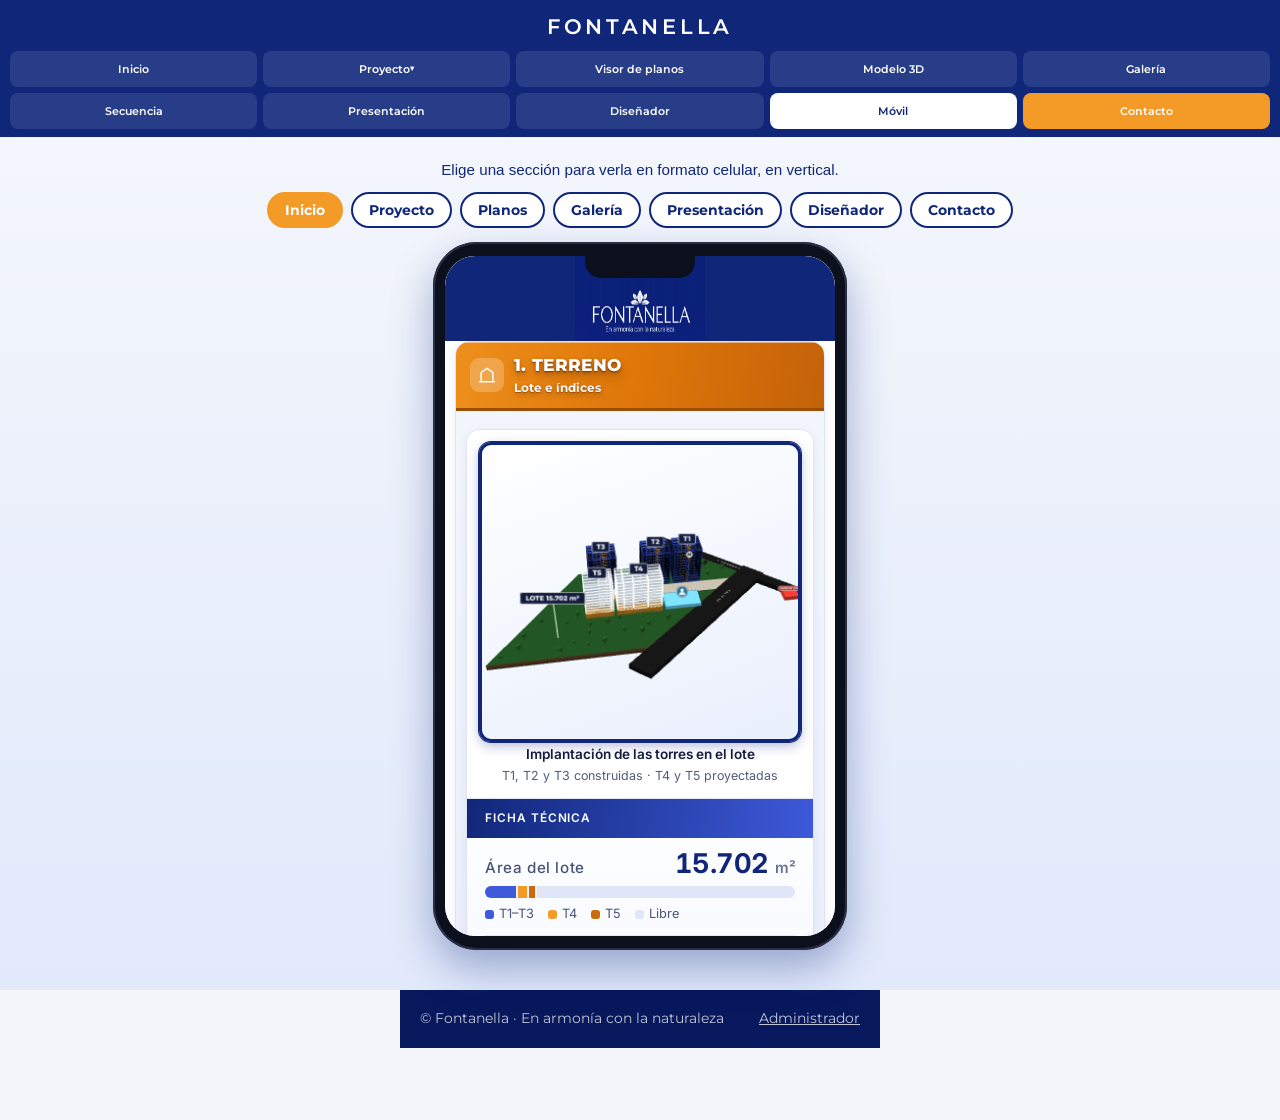
<file: pages/movil.html>
<!DOCTYPE html>
<html lang="es">
<head>
  <meta charset="UTF-8">
  <meta name="viewport" content="width=device-width, initial-scale=1">
  <link rel="icon" type="image/png" href="../img/marca/favicon.png">
  <link rel="apple-touch-icon" href="../img/marca/apple-touch-icon.png">
  <title>Móvil | Fontanella</title>
  <link rel="preconnect" href="https://fonts.googleapis.com">
  <link rel="preconnect" href="https://fonts.gstatic.com" crossorigin>
  <link href="https://fonts.googleapis.com/css2?family=Montserrat:wght@400;600;700;800&family=Playfair+Display:wght@600;700&display=swap" rel="stylesheet">
  <link rel="stylesheet" href="../css/estilos.css?v=72">
</head>
<body class="pagina-movil">

  <header class="movil-cabecera">
    <a href="movil.html" class="movil-logo">FONTANELLA</a>
    <nav class="movil-pestanas" aria-label="Secciones">
      <a href="../index.html">Inicio</a>
      <div class="menu-desplegable">
        <a href="proyecto.html" aria-haspopup="true">Proyecto</a>
        <div class="submenu">
          <a href="planos.html">Planos (JPG)</a>
          <a href="planos-pdf.html">Planos (PDF)</a>
          <a href="explorador.html">Explorador</a>
        </div>
      </div>
      <a href="Fontanella%20%C2%B7%20Planta%20tipo%20en%202D.html">Visor de planos</a>
      <a href="modelo-3d.html">Modelo 3D</a>
      <a href="galeria.html">Galería</a>
      <a href="secuencia.html">Secuencia</a>
      <a href="presentacion.html">Presentación</a>
      <a href="disenador.html">Diseñador</a>
      <a href="movil.html" class="activo" aria-current="page">Móvil</a>
      <a href="contacto.html" class="movil-pestana-contacto">Contacto</a>
    </nav>
  </header>

  <main class="movil-visor">
    <h1 class="solo-lectores">Versión móvil</h1>
    <p class="mv-ayuda">Elige una sección para verla en formato celular, en vertical.</p>
    <div class="mv-tabs" role="tablist" aria-label="Secciones en versión móvil" id="mv-tabs">
      <button type="button" role="tab" data-src="../index.html?movil" aria-selected="true">Inicio</button>
      <button type="button" role="tab" data-src="proyecto.html?movil">Proyecto</button>
      <button type="button" role="tab" data-src="planos.html?movil">Planos</button>
      <button type="button" role="tab" data-src="galeria.html?movil">Galería</button>
      <button type="button" role="tab" data-src="presentacion.html?movil">Presentación</button>
      <button type="button" role="tab" data-src="disenador.html?movil">Diseñador</button>
      <button type="button" role="tab" data-src="contacto.html?movil">Contacto</button>
    </div>
    <div class="mv-celular">
      <div class="mv-muesca" aria-hidden="true"></div>
      <iframe id="mv-marco" title="Versión celular de la sección" src="../index.html?movil"></iframe>
    </div>
  </main>

  <footer class="pie">
    <div class="contenedor pie-grid">
      <span>© <span id="anio"></span> Fontanella · En armonía con la naturaleza</span>
      <a href="?admin" id="enlace-admin">Administrador</a>
    </div>
  </footer>

  <script>
    (function () {
      const marco = document.getElementById("mv-marco");
      document.querySelectorAll("#mv-tabs button").forEach(b => b.addEventListener("click", () => {
        document.querySelectorAll("#mv-tabs button").forEach(x => x.setAttribute("aria-selected", x === b ? "true" : "false"));
        marco.src = b.dataset.src;
      }));
    })();
  </script>
</body>
</html>
</file>
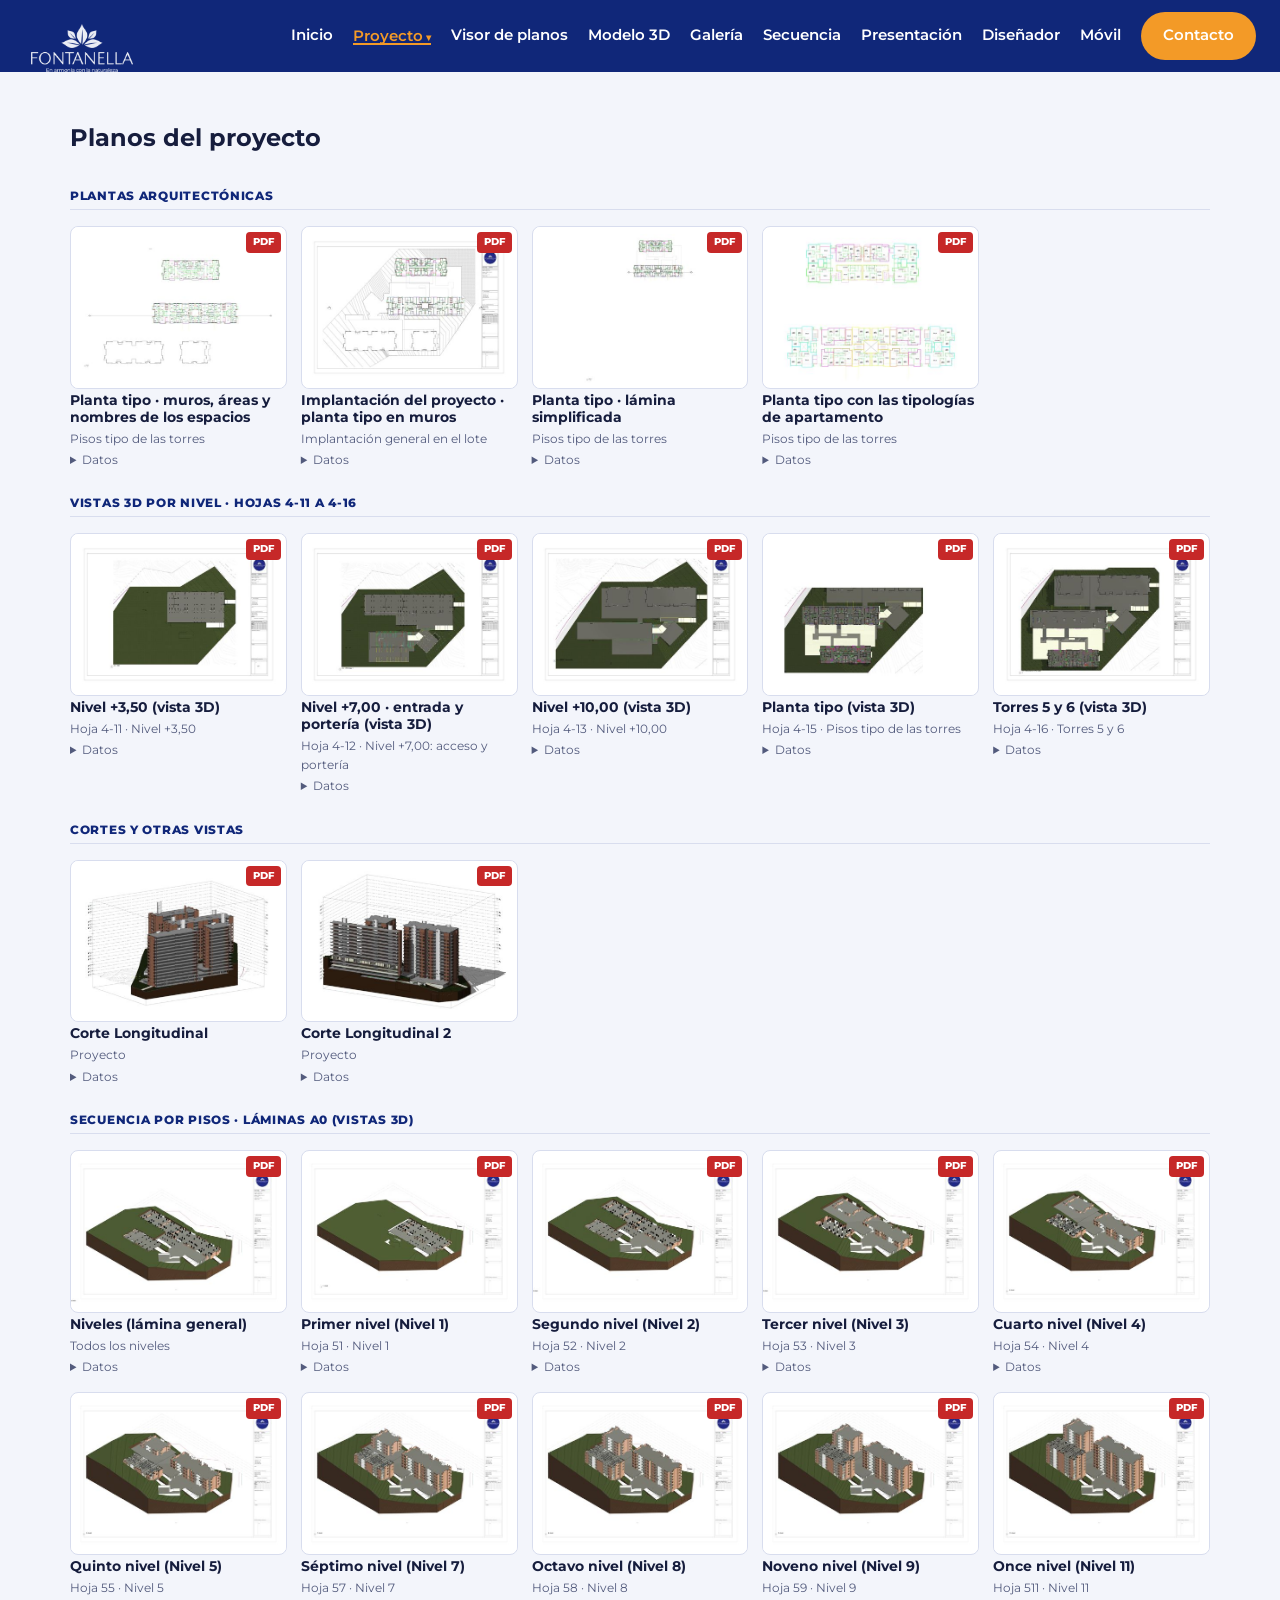
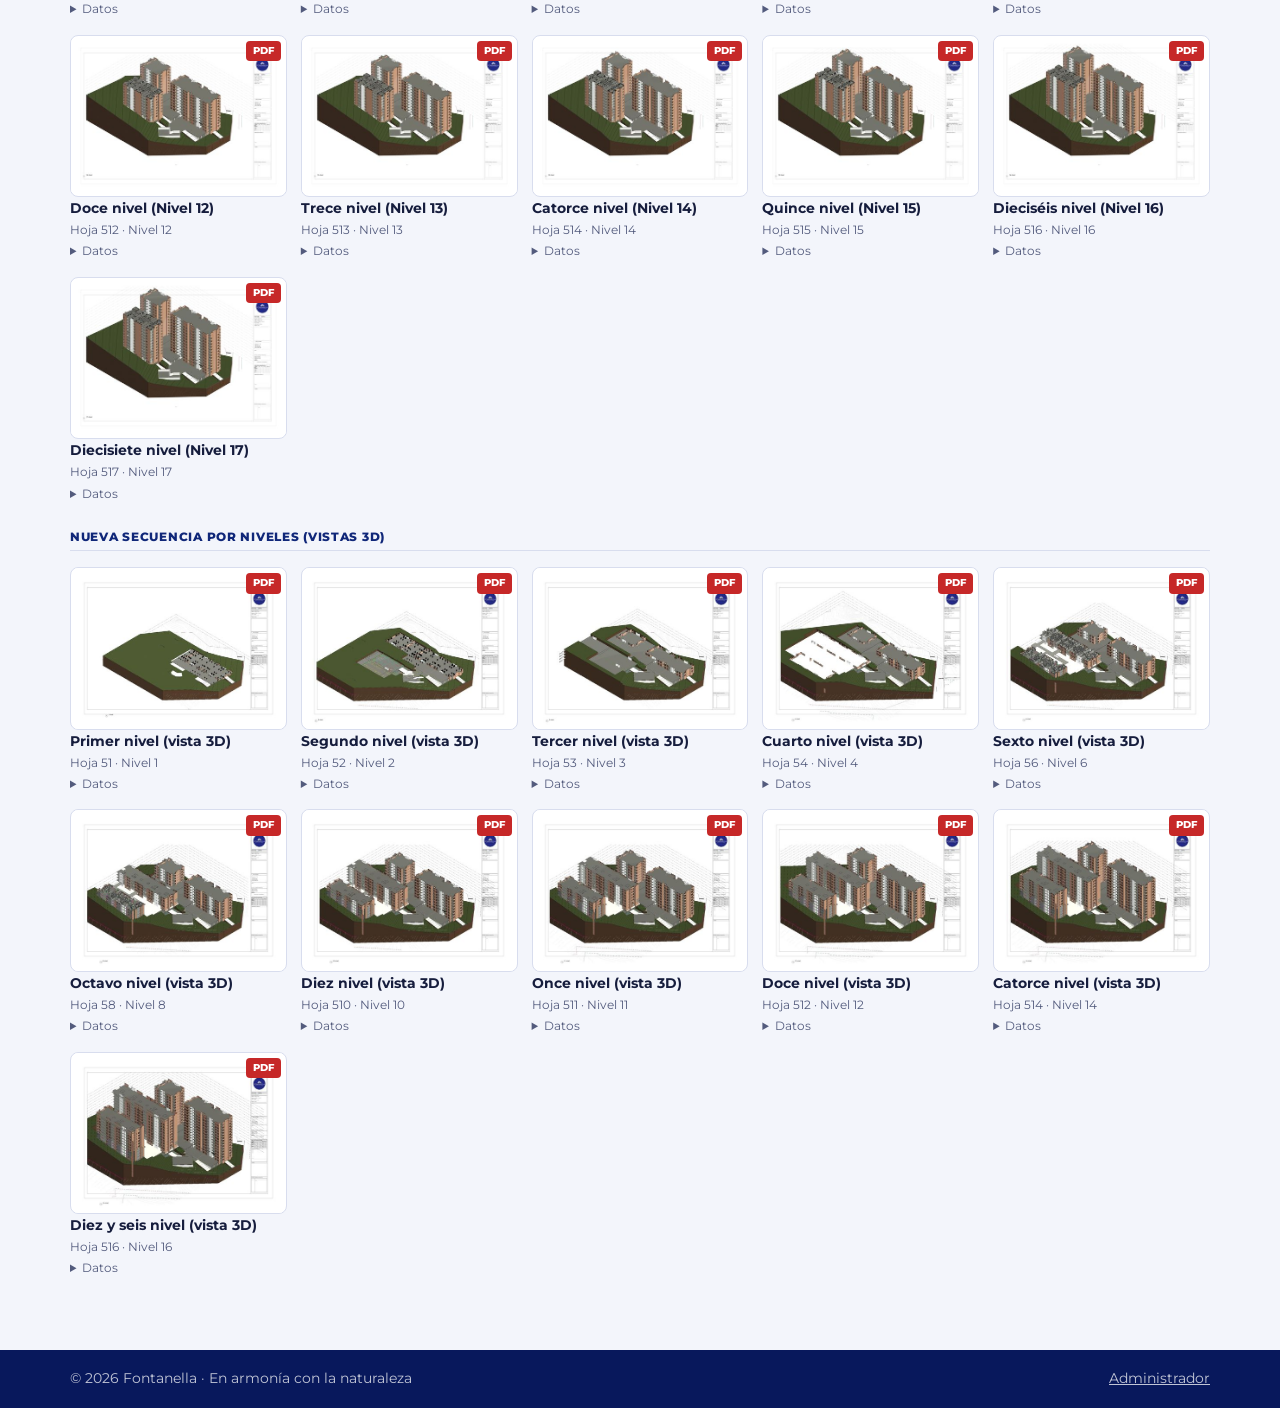
<file: pages/planos-pdf.html>
<!DOCTYPE html>
<html lang="es">
<head>
  <meta charset="UTF-8">
  <meta name="viewport" content="width=device-width, initial-scale=1">
  <link rel="icon" type="image/png" href="../img/marca/favicon.png">
  <link rel="apple-touch-icon" href="../img/marca/apple-touch-icon.png">
  <title>Fontanella | Planos PDF</title>
  <link rel="preconnect" href="https://fonts.googleapis.com">
  <link rel="preconnect" href="https://fonts.gstatic.com" crossorigin>
  <link href="https://fonts.googleapis.com/css2?family=Montserrat:wght@400;600;700;800&family=Playfair+Display:wght@600;700&display=swap" rel="stylesheet">
  <link rel="stylesheet" href="../css/estilos.css?v=73">
</head>
<body>

  <header class="barra">
    <a href="../index.html" class="marca">
      <img src="../img/marca/logo-blanco.png" alt="Fontanella · En armonía con la naturaleza" class="marca-logo" width="101" height="48">
    </a>
    <nav class="menu">
      <a href="../index.html">Inicio</a>
      <div class="menu-desplegable">
        <a href="proyecto.html" class="activo" aria-haspopup="true">Proyecto</a>
        <div class="submenu">
          <a href="planos.html">Planos (JPG)</a>
          <a href="planos-pdf.html" aria-current="page">Planos (PDF)</a>
          <a href="explorador.html">Explorador</a>
        </div>
      </div>
      <a href="Fontanella%20%C2%B7%20Planta%20tipo%20en%202D.html">Visor de planos</a>
      <a href="modelo-3d.html">Modelo 3D</a>
      <a href="galeria.html">Galería</a>
      <a href="secuencia.html">Secuencia</a>
      <a href="presentacion.html">Presentación</a>
      <a href="disenador.html">Diseñador</a>
      <a href="movil.html">Móvil</a>
      <a href="contacto.html" class="boton boton-naranja">Contacto</a>
    </nav>
  </header>

  <main>
    <section id="planos-pdf" class="seccion seccion-suave">
      <div class="contenedor">
        <h1>Planos del proyecto</h1>
        <ul class="lista-pdf" id="lista-pdf"></ul>
        <div class="planos-vacio" id="pdf-vacio">
          <p><strong>Planos en PDF disponibles próximamente.</strong> Solicita los planos del proyecto a nuestro equipo de ventas.</p>
          <a href="https://wa.me/573112114687" class="boton boton-naranja" target="_blank" rel="noopener">Solicitar planos</a>
        </div>
      </div>
    </section>
  </main>

  <footer class="pie">
    <div class="contenedor pie-grid">
      <span>© <span id="anio"></span> Fontanella · En armonía con la naturaleza</span>
      <a href="?admin" id="enlace-admin">Administrador</a>
    </div>
  </footer>

  <dialog class="visor" id="visor" aria-labelledby="visor-titulo">
    <div class="visor-cabecera">
      <div>
        <span class="visor-id" id="visor-id"></span>
        <span class="visor-resolucion" id="visor-resolucion"></span>
        <h3 id="visor-titulo"></h3>
      </div>
      <span class="visor-contador" id="visor-contador"></span>
      <button class="visor-cerrar" id="visor-cerrar" aria-label="Cerrar">×</button>
    </div>
    <div class="visor-cuerpo">
      <div class="visor-escena">
        <button class="visor-nav visor-anterior" id="visor-anterior" aria-label="Imagen anterior">‹</button>
        <div class="lienzo" id="visor-lienzo">
          <img id="visor-img" alt="">
          <div class="capa-puntos" id="visor-puntos"></div>
        </div>
        <button class="visor-nav visor-siguiente" id="visor-siguiente" aria-label="Imagen siguiente">›</button>
      </div>
      <aside class="visor-lado">
        <h4>Puntos señalados</h4>
        <ol class="visor-lista" id="visor-lista"></ol>
      </aside>
    </div>
  </dialog>

  <script src="../js/puntos.js?v=4"></script>
  <script src="../js/datos.js?v=5"></script>
  <script src="../js/administrador.js?v=4"></script>
  <script src="../js/galeria.js?v=5"></script>
</body>
</html>
</file>
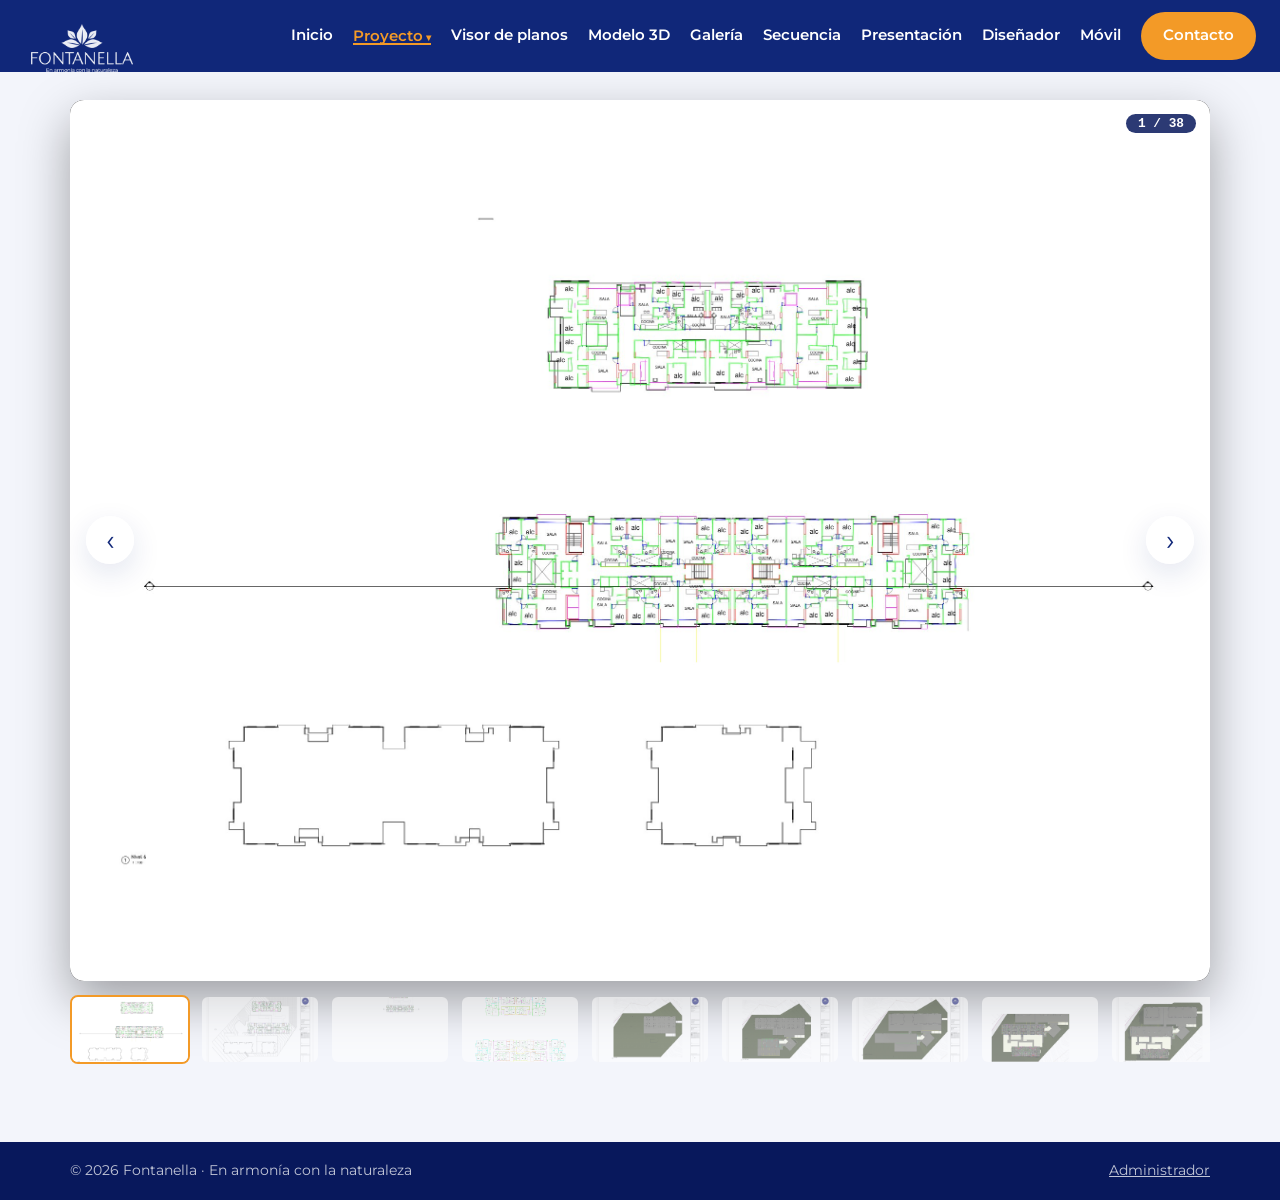
<file: pages/planos.html>
<!DOCTYPE html>
<html lang="es">
<head>
  <meta charset="UTF-8">
  <meta name="viewport" content="width=device-width, initial-scale=1">
  <link rel="icon" type="image/png" href="../img/marca/favicon.png">
  <link rel="apple-touch-icon" href="../img/marca/apple-touch-icon.png">
  <title>Planos | Fontanella</title>
  <link rel="preconnect" href="https://fonts.googleapis.com">
  <link rel="preconnect" href="https://fonts.gstatic.com" crossorigin>
  <link href="https://fonts.googleapis.com/css2?family=Montserrat:wght@400;600;700;800&family=Playfair+Display:wght@600;700&display=swap" rel="stylesheet">
  <link rel="stylesheet" href="../css/estilos.css?v=72">
<script>if(location.search.indexOf("movil")>-1)document.documentElement.classList.add("en-movil")</script>
</head>
<body>

  <header class="barra">
    <a href="../index.html" class="marca">
      <img src="../img/marca/logo-blanco.png" alt="Fontanella · En armonía con la naturaleza" class="marca-logo" width="101" height="48">
    </a>
    <nav class="menu">
      <a href="../index.html">Inicio</a>
      <div class="menu-desplegable">
        <a href="proyecto.html" class="activo" aria-haspopup="true">Proyecto</a>
        <div class="submenu">
          <a href="planos.html" aria-current="page">Planos (JPG)</a>
          <a href="planos-pdf.html">Planos (PDF)</a>
          <a href="explorador.html">Explorador</a>
        </div>
      </div>
      <a href="Fontanella%20%C2%B7%20Planta%20tipo%20en%202D.html">Visor de planos</a>
      <a href="modelo-3d.html">Modelo 3D</a>
      <a href="galeria.html">Galería</a>
      <a href="secuencia.html">Secuencia</a>
      <a href="presentacion.html">Presentación</a>
      <a href="disenador.html">Diseñador</a>
      <a href="movil.html">Móvil</a>
      <a href="contacto.html" class="boton boton-naranja">Contacto</a>
    </nav>
  </header>

  <main>
    <section id="planos" class="seccion seccion-suave">
      <div class="contenedor">
        <h1 class="solo-lectores">Planos</h1>
        <div class="carrusel" id="carrusel" role="region" aria-roledescription="carrusel" aria-label="Planos del proyecto">
          <div class="carrusel-marco">
            <button class="carrusel-nav carrusel-anterior" id="carrusel-anterior" aria-label="Plano anterior">‹</button>
            <div class="carrusel-pista" id="carrusel-pista" data-fuente="planos"></div>
            <button class="carrusel-nav carrusel-siguiente" id="carrusel-siguiente" aria-label="Plano siguiente">›</button>
            <span class="carrusel-contador" id="carrusel-contador"></span>
          </div>
          <div class="carrusel-miniaturas" id="carrusel-miniaturas"></div>
        </div>
        <div class="planos-vacio" id="planos-vacio">
          <p><strong>Planos disponibles próximamente.</strong> Solicita la distribución del apartamento de 3 habitaciones y 107 m² a nuestro equipo de ventas.</p>
          <a href="https://wa.me/573112114687" class="boton boton-naranja" target="_blank" rel="noopener">Solicitar planos</a>
        </div>
      </div>
    </section>
  </main>

  <footer class="pie">
    <div class="contenedor pie-grid">
      <span>© <span id="anio"></span> Fontanella · En armonía con la naturaleza</span>
      <a href="?admin" id="enlace-admin">Administrador</a>
    </div>
  </footer>

  <dialog class="visor" id="visor" aria-labelledby="visor-titulo">
    <div class="visor-cabecera">
      <div>
        <span class="visor-id" id="visor-id"></span>
        <span class="visor-resolucion" id="visor-resolucion"></span>
        <h3 id="visor-titulo"></h3>
      </div>
      <span class="visor-contador" id="visor-contador"></span>
      <button class="visor-cerrar" id="visor-cerrar" aria-label="Cerrar">×</button>
    </div>
    <div class="visor-cuerpo">
      <div class="visor-escena">
        <button class="visor-nav visor-anterior" id="visor-anterior" aria-label="Imagen anterior">‹</button>
        <div class="lienzo" id="visor-lienzo">
          <img id="visor-img" alt="">
          <div class="capa-puntos" id="visor-puntos"></div>
        </div>
        <button class="visor-nav visor-siguiente" id="visor-siguiente" aria-label="Imagen siguiente">›</button>
      </div>
      <aside class="visor-lado">
        <h4>Puntos señalados</h4>
        <ol class="visor-lista" id="visor-lista"></ol>
      </aside>
    </div>
  </dialog>

  <script src="../js/puntos.js?v=4"></script>
  <script src="../js/datos.js?v=4"></script>
  <script src="../js/administrador.js?v=4"></script>
  <script src="../js/galeria.js?v=4"></script>
</body>
</html>
</file>
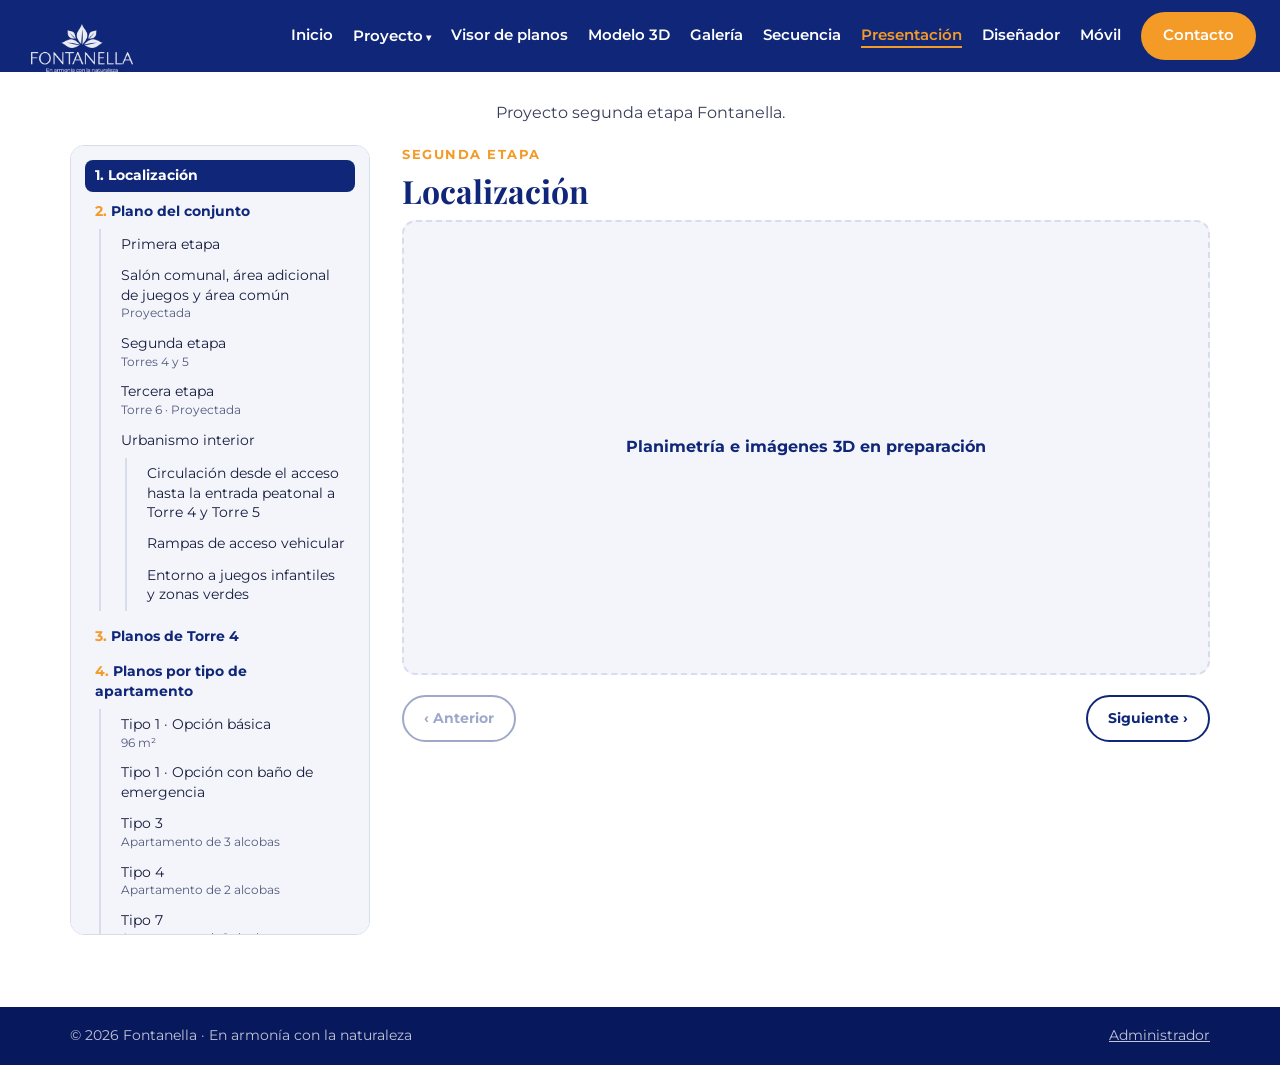
<file: pages/presentacion.html>
<!DOCTYPE html>
<html lang="es">
<head>
  <meta charset="UTF-8">
  <meta name="viewport" content="width=device-width, initial-scale=1">
  <link rel="icon" type="image/png" href="../img/marca/favicon.png">
  <link rel="apple-touch-icon" href="../img/marca/apple-touch-icon.png">
  <title>Presentación | Fontanella</title>
  <link rel="preconnect" href="https://fonts.googleapis.com">
  <link rel="preconnect" href="https://fonts.gstatic.com" crossorigin>
  <link href="https://fonts.googleapis.com/css2?family=Montserrat:wght@400;600;700;800&family=Playfair+Display:wght@600;700&display=swap" rel="stylesheet">
  <link rel="stylesheet" href="../css/estilos.css?v=72">
<script>if(location.search.indexOf("movil")>-1)document.documentElement.classList.add("en-movil")</script>
</head>
<body>

  <header class="barra">
    <a href="../index.html" class="marca">
      <img src="../img/marca/logo-blanco.png" alt="Fontanella · En armonía con la naturaleza" class="marca-logo" width="101" height="48">
    </a>
    <nav class="menu">
      <a href="../index.html">Inicio</a>
      <div class="menu-desplegable">
        <a href="proyecto.html" aria-haspopup="true">Proyecto</a>
        <div class="submenu">
          <a href="planos.html">Planos (JPG)</a>
          <a href="planos-pdf.html">Planos (PDF)</a>
          <a href="explorador.html">Explorador</a>
        </div>
      </div>
      <a href="Fontanella%20%C2%B7%20Planta%20tipo%20en%202D.html">Visor de planos</a>
      <a href="modelo-3d.html">Modelo 3D</a>
      <a href="galeria.html">Galería</a>
      <a href="secuencia.html">Secuencia</a>
      <a href="presentacion.html" class="activo" aria-current="page">Presentación</a>
      <a href="disenador.html">Diseñador</a>
      <a href="movil.html">Móvil</a>
      <a href="contacto.html" class="boton boton-naranja">Contacto</a>
    </nav>
  </header>

  <main>
    <section id="presentacion" class="seccion">
      <div class="contenedor">
        <h1 class="solo-lectores">Presentación</h1>
        <p class="intro-seccion">Proyecto segunda etapa Fontanella.</p>
        <div class="presentacion">
          <nav class="presentacion-menu" id="presentacion-menu" aria-label="Contenido de la presentación"></nav>
          <div class="presentacion-panel" id="presentacion-panel" aria-live="polite"></div>
        </div>
      </div>
    </section>
  </main>

  <footer class="pie">
    <div class="contenedor pie-grid">
      <span>© <span id="anio"></span> Fontanella · En armonía con la naturaleza</span>
      <a href="?admin" id="enlace-admin">Administrador</a>
    </div>
  </footer>

  <dialog class="visor" id="visor" aria-labelledby="visor-titulo">
    <div class="visor-cabecera">
      <div>
        <span class="visor-id" id="visor-id"></span>
        <span class="visor-resolucion" id="visor-resolucion"></span>
        <h3 id="visor-titulo"></h3>
      </div>
      <span class="visor-contador" id="visor-contador"></span>
      <button class="visor-cerrar" id="visor-cerrar" aria-label="Cerrar">×</button>
    </div>
    <div class="visor-cuerpo">
      <div class="visor-escena">
        <button class="visor-nav visor-anterior" id="visor-anterior" aria-label="Imagen anterior">‹</button>
        <div class="lienzo" id="visor-lienzo">
          <img id="visor-img" alt="">
          <div class="capa-puntos" id="visor-puntos"></div>
        </div>
        <button class="visor-nav visor-siguiente" id="visor-siguiente" aria-label="Imagen siguiente">›</button>
      </div>
      <aside class="visor-lado">
        <h4>Puntos señalados</h4>
        <ol class="visor-lista" id="visor-lista"></ol>
      </aside>
    </div>
  </dialog>

  <script src="../js/puntos.js?v=4"></script>
  <script src="../js/datos.js?v=4"></script>
  <script src="../js/administrador.js?v=4"></script>
  <script src="../js/galeria.js?v=4"></script>
</body>
</html>
</file>
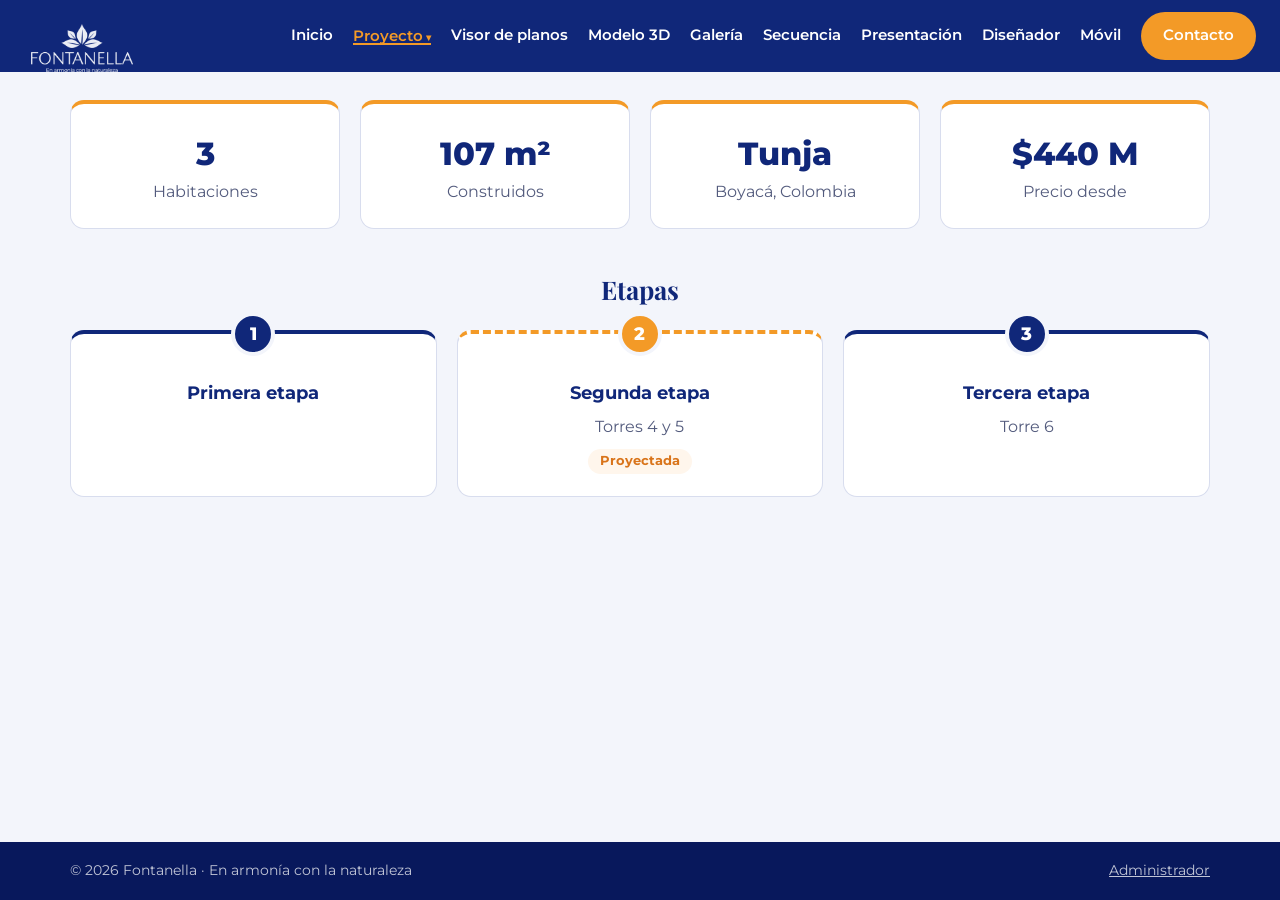
<file: pages/proyecto.html>
<!DOCTYPE html>
<html lang="es">
<head>
  <meta charset="UTF-8">
  <meta name="viewport" content="width=device-width, initial-scale=1">
  <link rel="icon" type="image/png" href="../img/marca/favicon.png">
  <link rel="apple-touch-icon" href="../img/marca/apple-touch-icon.png">
  <title>El proyecto | Fontanella</title>
  <link rel="preconnect" href="https://fonts.googleapis.com">
  <link rel="preconnect" href="https://fonts.gstatic.com" crossorigin>
  <link href="https://fonts.googleapis.com/css2?family=Montserrat:wght@400;600;700;800&family=Playfair+Display:wght@600;700&display=swap" rel="stylesheet">
  <link rel="stylesheet" href="../css/estilos.css?v=72">
<script>if(location.search.indexOf("movil")>-1)document.documentElement.classList.add("en-movil")</script>
</head>
<body>

  <header class="barra">
    <a href="../index.html" class="marca">
      <img src="../img/marca/logo-blanco.png" alt="Fontanella · En armonía con la naturaleza" class="marca-logo" width="101" height="48">
    </a>
    <nav class="menu">
      <a href="../index.html">Inicio</a>
      <div class="menu-desplegable">
        <a href="proyecto.html" class="activo" aria-current="page" aria-haspopup="true">Proyecto</a>
        <div class="submenu">
          <a href="planos.html">Planos (JPG)</a>
          <a href="planos-pdf.html">Planos (PDF)</a>
          <a href="explorador.html">Explorador</a>
        </div>
      </div>
      <a href="Fontanella%20%C2%B7%20Planta%20tipo%20en%202D.html">Visor de planos</a>
      <a href="modelo-3d.html">Modelo 3D</a>
      <a href="galeria.html">Galería</a>
      <a href="secuencia.html">Secuencia</a>
      <a href="presentacion.html">Presentación</a>
      <a href="disenador.html">Diseñador</a>
      <a href="movil.html">Móvil</a>
      <a href="contacto.html" class="boton boton-naranja">Contacto</a>
    </nav>
  </header>

  <main>
    <section id="proyecto" class="seccion seccion-suave">
      <div class="contenedor">
        <h1 class="solo-lectores">El proyecto</h1>
        <ul class="datos">
          <li><span class="dato-valor">3</span><span class="dato-texto">Habitaciones</span></li>
          <li><span class="dato-valor">107 m²</span><span class="dato-texto">Construidos</span></li>
          <li><span class="dato-valor">Tunja</span><span class="dato-texto">Boyacá, Colombia</span></li>
          <li><span class="dato-valor">$440 M</span><span class="dato-texto">Precio desde</span></li>
        </ul>

        <!-- Etapas según docs/portafolio victor/ALCANCE PRESENTACION 2 ETAPA.pdf; la segunda etapa es la proyectada (indicación del cliente) -->
        <h2 class="subtitulo-seccion">Etapas</h2>
        <ol class="etapas">
          <li class="etapa">
            <span class="etapa-numero">1</span>
            <h3>Primera etapa</h3>
          </li>
          <li class="etapa etapa-proyectada">
            <span class="etapa-numero">2</span>
            <h3>Segunda etapa</h3>
            <p>Torres 4 y 5</p>
            <span class="etapa-estado">Proyectada</span>
          </li>
          <li class="etapa">
            <span class="etapa-numero">3</span>
            <h3>Tercera etapa</h3>
            <p>Torre 6</p>
          </li>
        </ol>
      </div>
    </section>
  </main>

  <footer class="pie">
    <div class="contenedor pie-grid">
      <span>© <span id="anio"></span> Fontanella · En armonía con la naturaleza</span>
      <a href="?admin" id="enlace-admin">Administrador</a>
    </div>
  </footer>

  <dialog class="visor" id="visor" aria-labelledby="visor-titulo">
    <div class="visor-cabecera">
      <div>
        <span class="visor-id" id="visor-id"></span>
        <span class="visor-resolucion" id="visor-resolucion"></span>
        <h3 id="visor-titulo"></h3>
      </div>
      <span class="visor-contador" id="visor-contador"></span>
      <button class="visor-cerrar" id="visor-cerrar" aria-label="Cerrar">×</button>
    </div>
    <div class="visor-cuerpo">
      <div class="visor-escena">
        <button class="visor-nav visor-anterior" id="visor-anterior" aria-label="Imagen anterior">‹</button>
        <div class="lienzo" id="visor-lienzo">
          <img id="visor-img" alt="">
          <div class="capa-puntos" id="visor-puntos"></div>
        </div>
        <button class="visor-nav visor-siguiente" id="visor-siguiente" aria-label="Imagen siguiente">›</button>
      </div>
      <aside class="visor-lado">
        <h4>Puntos señalados</h4>
        <ol class="visor-lista" id="visor-lista"></ol>
      </aside>
    </div>
  </dialog>

  <script src="../js/puntos.js?v=4"></script>
  <script src="../js/datos.js?v=4"></script>
  <script src="../js/administrador.js?v=4"></script>
  <script src="../js/galeria.js?v=4"></script>
</body>
</html>
</file>
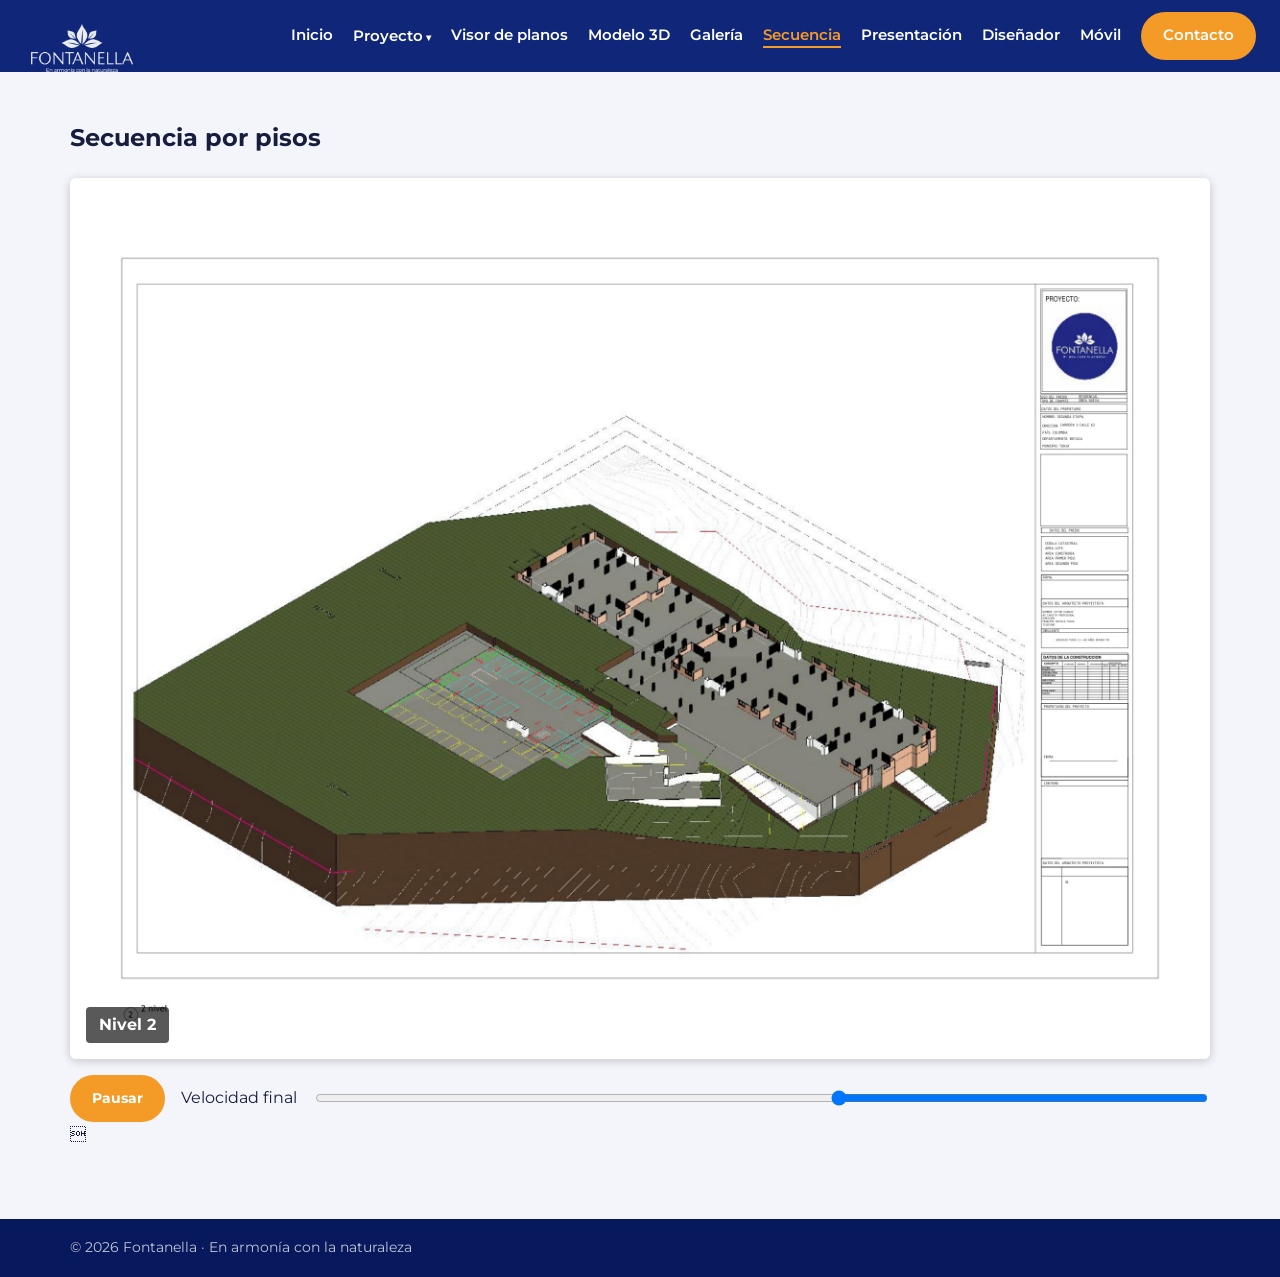
<file: pages/secuencia.html>
<!DOCTYPE html>
<html lang="es">
<head>
  <meta charset="UTF-8">
  <meta name="viewport" content="width=device-width, initial-scale=1">
  <link rel="icon" type="image/png" href="../img/marca/favicon.png">
  <link rel="apple-touch-icon" href="../img/marca/apple-touch-icon.png">
  <title>Secuencia por pisos | Fontanella</title>
  <link rel="preconnect" href="https://fonts.googleapis.com">
  <link rel="preconnect" href="https://fonts.gstatic.com" crossorigin>
  <link href="https://fonts.googleapis.com/css2?family=Montserrat:wght@400;600;700;800&family=Playfair+Display:wght@600;700&display=swap" rel="stylesheet">
  <link rel="stylesheet" href="../css/estilos.css?v=72">
<script>if(location.search.indexOf("movil")>-1)document.documentElement.classList.add("en-movil")</script>
<style>
  .secuencia{max-width:1400px;margin:0 auto}
  .secuencia-marco{position:relative;background:#fff;border-radius:6px;box-shadow:0 2px 10px rgba(0,0,0,.2);overflow:hidden}
  .secuencia-marco img{width:100%;height:auto;display:block}
  .secuencia-marco #sec-img2{position:absolute;left:0;top:0;opacity:0;transition-property:opacity;transition-timing-function:ease-in-out}
  .secuencia-etiqueta{position:absolute;left:1rem;bottom:1rem;background:rgba(0,0,0,.65);color:#fff;padding:.3rem .8rem;border-radius:4px;font-weight:700}
  .secuencia-controles{display:flex;gap:1rem;align-items:center;margin-top:1rem;flex-wrap:wrap}
  .secuencia-controles input{flex:1;min-width:120px}
</style>
</head>
<body>

  <header class="barra">
    <a href="../index.html" class="marca">
      <img src="../img/marca/logo-blanco.png" alt="Fontanella · En armonía con la naturaleza" class="marca-logo" width="101" height="48">
    </a>
    <nav class="menu">
      <a href="../index.html">Inicio</a>
      <div class="menu-desplegable">
        <a href="proyecto.html" aria-haspopup="true">Proyecto</a>
        <div class="submenu">
          <a href="planos.html">Planos (JPG)</a>
          <a href="planos-pdf.html">Planos (PDF)</a>
          <a href="explorador.html">Explorador</a>
        </div>
      </div>
      <a href="Fontanella%20%C2%B7%20Planta%20tipo%20en%202D.html">Visor de planos</a>
      <a href="modelo-3d.html">Modelo 3D</a>
      <a href="galeria.html">Galería</a>
      <a href="secuencia.html" class="activo" aria-current="page">Secuencia</a>
      <a href="presentacion.html">Presentación</a>
      <a href="disenador.html">Diseñador</a>
      <a href="movil.html">Móvil</a>
      <a href="contacto.html" class="boton boton-naranja">Contacto</a>
    </nav>
  </header>

  <main>
    <section class="seccion seccion-suave">
      <div class="contenedor">
        <h1>Secuencia por pisos</h1>
        <div class="secuencia">
          <div class="secuencia-marco">
            <img id="sec-img" src="../img/2.0%20nueva%20secuencia/nivel-01.jpg" alt="Nivel 1" width="2376" height="1836">
            <img id="sec-img2" alt="" aria-hidden="true" width="2376" height="1836">
            <span class="secuencia-etiqueta" id="sec-etiqueta">Nivel 1</span>
          </div>
          <div class="secuencia-controles">
            <button class="boton boton-naranja" id="sec-pausa" type="button">Pausar</button>
            <label for="sec-vel">Velocidad final</label>
            <input type="range" id="sec-vel" min="1500" max="10000" step="250" value="5000" style="direction:rtl">
          </div>
        </div>

      </div>
    </section>
  </main>
  <footer class="pie">
    <div class="contenedor pie-grid">
      <span>© <span id="anio"></span> Fontanella · En armonía con la naturaleza</span>
    </div>
  </footer>
  <script>document.getElementById("anio").textContent=new Date().getFullYear()</script>
<script>
(function(){
  var niveles=[1,2,3,4,6,8,10,11,12,14,16], base="../img/2.0%20nueva%20secuencia/";
  var url=function(n){return base+"nivel-"+(n<10?"0":"")+n+".jpg"};
  var rotulo=function(n){return "Nivel "+n};
  var img=document.getElementById("sec-img"),img2=document.getElementById("sec-img2"),et=document.getElementById("sec-etiqueta"),
      btn=document.getElementById("sec-pausa"),vel=document.getElementById("sec-vel");
  var N=niveles.length,lento=+vel.value,i=0,t=null,fin=null,activo=true,actual=img.src;   // actual: la imagen que se está viendo

  // Precarga en orden: cada imagen empieza cuando la anterior terminó, para que el nivel 2 esté listo primero.
  var cache=niveles.map(function(n){var im=new Image();im.listo=new Promise(function(ok){im.onload=im.onerror=ok});return im});
  (function carga(k){if(k>=N)return;cache[k].src=url(niveles[k]);cache[k].listo.then(function(){carga(k+1)})})(0);

  // Ritmo: arranca rápido (12 % del tiempo lento) y frena poco a poco hasta el último nivel.
  function espera(k){return k>=N-1?lento:Math.round(lento*(.12+.88*Math.pow(k/(N-1),1.6)))}

  function paso(){
    var k=i,sig=(i+1)%N,dur=Math.max(200,Math.round(espera(k)*.9));
    // No empieza la fusión hasta que la imagen esté descargada y decodificada: así nunca se ve cortada.
    cache[sig].listo.then(function(){return cache[sig].decode?cache[sig].decode().catch(function(){}):0}).then(function(){
      if(!activo)return;
      i=sig;var src=cache[sig].src;
      clearTimeout(fin);img.src=actual;actual=src;   // nunca img2.src: sin imagen cargada devuelve la URL de la página y el marco colapsaba
      img2.style.transition="none";img2.style.opacity=0;img2.src=src;
      void img2.offsetWidth;
      img2.style.transition="opacity "+dur+"ms ease-in-out";img2.style.opacity=1;
      et.textContent=img2.alt=rotulo(niveles[sig]);
      fin=setTimeout(function(){img.src=src;img.alt=rotulo(niveles[sig]);img2.style.transition="none";img2.style.opacity=0},dur+50);
      agenda();
    });
  }
  function agenda(){clearTimeout(t);if(activo)t=setTimeout(paso,espera(i))}
  function play(){activo=true;btn.textContent="Pausar";agenda()}
  function stop(){activo=false;clearTimeout(t);btn.textContent="Reproducir"}
  btn.onclick=function(){activo?stop():play()};
  vel.oninput=function(){lento=+vel.value;if(activo)agenda()};
  play();
})();
</script>
</body>
</html>
</file>
<file: css/estilos.css>
/* Paleta: azul y blanco del logotipo de Fontanella (img/marca); el naranja de
   acento viene de sus piezas gráficas. Fondos, bordes y textos van teñidos del azul. */
:root {
  --azul: #102779;
  --azul-oscuro: #08185c;
  --blanco: #ffffff;
  --naranja: #f39a27;
  --naranja-oscuro: #d9741a;
  --fondo: var(--blanco);
  --fondo-suave: #f3f5fb;
  --texto: #161d3d;
  --texto-suave: #535b7d;
  --borde: #d8ddee;
  --radio: 14px;
  --sombra: 0 10px 30px rgba(16, 39, 121, 0.12);
  --color-grilla: #ff3b30aa;
}

*, *::before, *::after { box-sizing: border-box; }
[hidden] { display: none !important; }

html { scroll-behavior: smooth; }

body {
  margin: 0;
  font-family: "Montserrat", "Segoe UI", Arial, sans-serif;
  color: var(--texto);
  background: var(--fondo);
  line-height: 1.6;
}

img { max-width: 100%; display: block; }
a { color: inherit; }
button { font: inherit; cursor: pointer; }

.contenedor {
  width: 100%;
  max-width: 1180px;
  margin: 0 auto;
  padding-inline: 20px;
}

/* Barra superior */
.barra {
  position: sticky;
  top: 0;
  z-index: 20;
  display: flex;
  align-items: center;
  justify-content: space-between;
  gap: 16px;
  flex-wrap: wrap;
  padding: 12px 24px;
  background: var(--azul);
  color: #fff;
}

.marca { display: flex; align-items: flex-end; align-self: flex-end; margin-bottom: -12px; text-decoration: none; }
.marca-logo { display: block; width: 116px; height: 48px; object-fit: contain; }

/* Banner de marca (portada): fondo azul original */
.banner { background: var(--azul); }
/* Los cuadros miden 1734×867 y el logo ocupa de y≈215 a y≈690. La franja mide
   la mitad (aspect-ratio 1734/252) y el logo a 1/3 de su tamaño, apoyado en la base. */
.banner-animado { position: relative; width: min(100%, 1100px); aspect-ratio: 1734 / 252; margin-inline: auto; overflow: hidden; background: var(--azul); }
.banner-animado img { position: absolute; left: 33.33%; bottom: -13%; width: 33.33%; height: 114.7%; object-fit: fill; }
.banner-animado #portada-animada-b { opacity: 0; }
.banner-animado .banner-palabra-fija { z-index: 2; pointer-events: none; }

.menu { display: flex; align-items: center; gap: 20px; flex-wrap: wrap; }
.menu a { text-decoration: none; font-weight: 600; font-size: 0.92rem; }
.menu a:not(.boton):hover { color: var(--naranja); }
.menu a.activo:not(.boton) { color: var(--naranja); box-shadow: inset 0 -2px 0 var(--naranja); }
.menu a.boton.activo { background: var(--naranja-oscuro); }

/* Cada pestaña es una página: su sección ocupa el alto disponible */
body { display: flex; flex-direction: column; min-height: 100vh; }
main { flex: 1; display: flex; flex-direction: column; }
main > section:last-child { flex: 1; }
main > .seccion:first-child { padding-top: 28px; }

/* El título de cada página ya está en la pestaña del menú: solo para lectores de pantalla */
.solo-lectores {
  position: absolute;
  width: 1px;
  height: 1px;
  margin: -1px;
  overflow: hidden;
  clip: rect(0 0 0 0);
  white-space: nowrap;
}
.hero { display: flex; align-items: center; }

/* Botones */
.boton {
  display: inline-flex;
  align-items: center;
  justify-content: center;
  padding: 10px 20px;
  border-radius: 999px;
  border: 2px solid transparent;
  font-weight: 700;
  font-size: 0.9rem;
  text-decoration: none;
  transition: background 0.2s, color 0.2s;
}
.boton-naranja { background: var(--naranja); color: #fff; }
.boton-naranja:hover { background: var(--naranja-oscuro); }
.boton-claro { border-color: currentColor; color: inherit; background: transparent; }
.boton-claro:hover { background: rgba(255, 255, 255, 0.12); }
.boton-borde { border-color: var(--azul); color: var(--azul); background: #fff; }
.boton-borde:hover { background: var(--fondo-suave); }

/* Portada: tabla con los datos del proyecto */
.hero { background: var(--blanco); color: var(--texto); padding-block: 40px 56px; }
.hero > .contenedor { width: 100%; max-width: 1440px; }
.hero.ficha { padding-top: 0; }
.ficha .bloque-ficha:first-of-type { margin-top: 0; }
.ficha h1 { font-family: "Playfair Display", Georgia, serif; font-size: 1.5rem; color: var(--azul); margin: 0 0 12px; }
.ficha-tabla { border: 1px solid var(--borde); border-radius: 10px; }
.ficha table { width: 100%; table-layout: fixed; border-collapse: collapse; font-size: 0.78rem; font-variant-numeric: tabular-nums; }
.ficha th, .ficha td { padding: 8px 10px; border-bottom: 1px solid var(--borde); text-align: right; vertical-align: middle; overflow-wrap: break-word; }
.ficha thead th { background: var(--azul); color: #fff; font-size: 0.68rem; font-weight: 700; line-height: 1.25; white-space: normal; vertical-align: bottom; }
.ficha th:first-child { text-align: left; }
.ficha-torres thead th:nth-child(-n+5), .ficha-torres tbody td:nth-child(-n+5), .ficha-torres tbody td:last-child, .ficha-torres thead th:last-child, .ficha-torres tbody td:nth-child(10), .ficha-torres thead th:nth-child(10) { text-align: center; }
.ficha tbody td + td { border-left: 1px solid #eef0f7; }
.ficha thead th + th { border-left: 1px solid rgba(255, 255, 255, 0.15); }
.ficha tbody th { font-weight: 700; color: var(--texto); }
.ficha tbody th small { display: block; color: var(--texto-suave); font-weight: 400; font-size: 0.72rem; }
.ficha tbody tr:nth-child(even) { background: var(--fondo-suave); }
.ficha-estado { display: inline-block; padding: 1px 8px; border-radius: 999px; font-size: 0.7rem; font-weight: 700; }
.ficha-estado.ficha-c { background: #e7ebfa; color: var(--azul); }
.ficha-estado.ficha-p { background: #fff1e2; color: #a5520a; }
.ficha-total th, .ficha-total td { background: #e7ebfa; color: var(--azul); font-weight: 800; }
.ficha-nota th, .ficha-nota td { font-size: 0.78rem; color: var(--texto-suave); white-space: normal; text-align: left; }
.ficha-nota strong { color: var(--azul); }

.ficha-leyenda { margin: 10px 0 0; display: flex; align-items: center; gap: 6px 14px; font-size: 0.78rem; color: var(--texto-suave); }
.ficha-punto { display: inline-block; width: 10px; height: 10px; border-radius: 2px; margin-right: -8px; margin-left: 8px; }
/* Tablas de indicadores y tipologías */
.ficha-dobles { margin-top: 16px; max-width: 760px; }
.ficha-subtitulo { margin: 20px 0 8px; font-family: "Playfair Display", Georgia, serif; font-size: 1.15rem; color: var(--azul); }
.ficha-indices td:nth-child(2) { text-align: left; color: var(--texto-suave); }
.ficha-indices td:last-child { color: var(--azul); }
.ficha-tipos td:nth-child(2), .ficha-tipos thead th:nth-child(2), .ficha-tipos td:nth-child(5), .ficha-tipos thead th:nth-child(5) { text-align: center; }
.ficha-tipos td:nth-child(3), .ficha-tipos thead th:nth-child(3) { text-align: left; }
.ficha .ficha-indices th, .ficha .ficha-tipos th { text-align: left; }
.ficha .ficha-tipos thead th:nth-child(n+4), .ficha .ficha-tipos td:nth-child(n+4), .ficha .ficha-tipos tfoot th { text-align: right; }
.ficha .ficha-tipos td:nth-child(5), .ficha .ficha-tipos thead th:nth-child(5) { text-align: center; }
.ficha .ficha-indices td:last-child, .ficha .ficha-indices thead th:last-child { text-align: right; }

/* Gráfico 3D: cada torre es una barra de niveles, cada cubo un apartamento */
.ficha-3d { margin: 20px 0 0; padding: 16px 16px 12px; border: 1px solid var(--borde); border-radius: 10px; }
.ficha-3d figcaption { font-weight: 700; font-size: 0.9rem; }
.ficha-3d figcaption small { margin-left: 8px; color: var(--texto-suave); font-weight: 400; }
.g-3d { display: block; width: 100%; max-width: 760px; height: auto; margin: 8px auto 0; font-family: "Montserrat", sans-serif; }
.g-linea { stroke: #d5daea; stroke-dasharray: 2 2; }
.g-base { stroke: #9aa1b8; stroke-width: 1.5; }
.g-eje { fill: var(--texto); font-size: 9.5px; font-weight: 700; }
.g-frente, .g-tapa, .g-lado { stroke: #fff; stroke-width: 0.8; stroke-linejoin: round; }
.g-c .g-frente { fill: #3e59d9; } .g-c .g-tapa { fill: #7f93ec; } .g-c .g-lado { fill: #263a8e; }
.g-p .g-frente { fill: #f39a27; } .g-p .g-tapa { fill: #f4ac66; } .g-p .g-lado { fill: #a9570a; }
.g-nivel { transition: opacity 0.15s; }
.g-torre:hover .g-nivel { opacity: 0.45; }
.g-torre .g-nivel:hover { opacity: 1; }
.g-valor { fill: var(--texto); font-size: 11px; font-weight: 700; }
.g-nombre { fill: var(--texto); font-size: 11px; font-weight: 700; }
.g-sub { fill: var(--texto-suave); font-size: 9px; }
.g-sotano .g-frente { fill: #8a90a8; } .g-sotano .g-tapa { fill: #b4b9cc; } .g-sotano .g-lado { fill: #636a85; }
.g-s2 .g-frente { fill: #7a8099; }
.g-s3 .g-frente { fill: #6c7290; }
.g-sotano { transition: opacity 0.15s; }
.g-3d:has(.g-sotano:hover) .g-sotano:not(:hover) { opacity: 0.55; }
.g-sotano text { fill: #fff; font-size: 9.5px; font-weight: 600; }
.ficha-punto.ficha-s { background: #8a90a8; }
.ficha-punto.ficha-c { background: #3e59d9; }
.ficha-punto.ficha-p { background: #f39a27; }


.etiqueta {
  margin: 0;
  color: var(--naranja);
  font-weight: 700;
  font-size: 0.8rem;
  letter-spacing: 0.12em;
  text-transform: uppercase;
}

/* Imágenes enlazadas por id */
.imagen-id {
  padding: 0;
  border: 0;
  background: none;
  border-radius: var(--radio);
  overflow: hidden;
  box-shadow: var(--sombra);
}
.imagen-id img { width: 100%; height: auto; transition: transform 0.4s; }
.imagen-id:hover img { transform: scale(1.03); }

/* Secciones */
.seccion { padding-block: 72px; }
.seccion-suave { background: var(--fondo-suave); }
.titulo-seccion {
  font-family: "Playfair Display", Georgia, serif;
  font-size: clamp(1.8rem, 3.5vw, 2.5rem);
  color: var(--azul);
  margin: 0 0 32px;
  text-align: center;
}

.datos {
  list-style: none;
  padding: 0;
  margin: 0;
  display: grid;
  grid-template-columns: repeat(auto-fit, minmax(200px, 1fr));
  gap: 20px;
}
.datos li {
  background: #fff;
  border: 1px solid var(--borde);
  border-top: 4px solid var(--naranja);
  border-radius: var(--radio);
  padding: 24px;
  text-align: center;
}
.dato-valor { display: block; font-size: 2rem; font-weight: 800; color: var(--azul); }
.dato-texto { color: var(--texto-suave); }

.bloque {
  display: grid;
  grid-template-columns: 1fr 1fr;
  gap: 48px;
  align-items: center;
  margin-bottom: 56px;
}
.bloque:last-child { margin-bottom: 0; }
.bloque-invertido .bloque-imagen { order: 2; }
.bloque h3 { font-size: 1.6rem; color: var(--azul); margin: 6px 0 12px; }
.bloque p { color: var(--texto-suave); }

/* Galería */
.filtros { display: flex; flex-wrap: wrap; gap: 10px; justify-content: center; margin-bottom: 28px; }
.filtro {
  padding: 8px 18px;
  border-radius: 999px;
  border: 1px solid var(--borde);
  background: #fff;
  color: var(--texto);
  font-weight: 600;
  font-size: 0.88rem;
}
.filtro.activo { background: var(--azul); color: #fff; border-color: var(--azul); }

.rejilla {
  display: grid;
  grid-template-columns: repeat(auto-fill, minmax(240px, 1fr));
  gap: 18px;
}
.miniatura {
  position: relative;
  padding: 0;
  border: 0;
  border-radius: var(--radio);
  overflow: hidden;
  background: var(--fondo-suave);
  aspect-ratio: 1;
  box-shadow: var(--sombra);
}
.miniatura img { width: 100%; height: 100%; object-fit: cover; transition: transform 0.4s; }
.miniatura:hover img { transform: scale(1.05); }
.miniatura-id, .insignia {
  position: absolute;
  top: 10px;
  padding: 2px 10px;
  border-radius: 999px;
  font-size: 0.75rem;
  font-weight: 700;
}
.miniatura-id { left: 10px; background: rgba(8, 24, 92, 0.85); color: #fff; font-family: Consolas, monospace; }
.insignia { right: 10px; background: var(--naranja); color: #fff; }
.miniatura-titulo {
  position: absolute;
  inset: auto 0 0 0;
  padding: 28px 12px 10px;
  background: linear-gradient(transparent, rgba(8, 24, 92, 0.9));
  color: #fff;
  font-weight: 600;
  font-size: 0.88rem;
  text-align: left;
}

/* Explorador: carrusel de vistas aéreas */
.seccion-oscura { background: var(--azul-oscuro); color: #fff; }
.seccion-oscura .titulo-seccion { color: #fff; }
.intro-seccion { max-width: 640px; margin: 0 auto 20px; text-align: center; opacity: 0.85; }

.carrusel-marco {
  position: relative;
  border-radius: var(--radio);
  overflow: hidden;
  background: #000;
  box-shadow: 0 20px 50px rgba(0, 0, 0, 0.35);
}
.carrusel-pista {
  display: flex;
  overflow-x: auto;
  scroll-snap-type: x mandatory;
  scrollbar-width: none;
}
.carrusel-pista::-webkit-scrollbar { display: none; }
.carrusel-diapositiva {
  flex: 0 0 100%;
  scroll-snap-align: start;
  padding: 0;
  border: 0;
  background: none;
}
.carrusel-diapositiva img { width: 100%; height: auto; }
.carrusel-nav {
  position: absolute;
  top: 50%;
  transform: translateY(-50%);
  z-index: 5;
  width: 48px;
  height: 48px;
  border-radius: 50%;
  border: 0;
  background: rgba(255, 255, 255, 0.9);
  color: var(--azul);
  font-size: 1.8rem;
  line-height: 1;
  box-shadow: var(--sombra);
  transition: background 0.2s, color 0.2s;
}
.carrusel-nav:hover { background: var(--naranja); color: #fff; }
.carrusel-anterior { left: 16px; }
.carrusel-siguiente { right: 16px; }
.carrusel-contador {
  position: absolute;
  top: 14px;
  right: 14px;
  z-index: 5;
  padding: 2px 12px;
  border-radius: 999px;
  background: rgba(8, 24, 92, 0.85);
  color: #fff;
  font: 700 0.8rem Consolas, monospace;
  pointer-events: none;
}
.carrusel-miniaturas {
  position: relative;
  display: flex;
  gap: 10px;
  margin-top: 14px;
  padding-bottom: 6px;
  overflow-x: auto;
  scrollbar-width: thin;
}
.carrusel-miniatura {
  flex: 0 0 120px;
  padding: 0;
  border: 2px solid transparent;
  border-radius: 8px;
  overflow: hidden;
  background: none;
  opacity: 0.55;
  transition: opacity 0.2s, border-color 0.2s;
}
.carrusel-miniatura img { width: 100%; aspect-ratio: 16 / 9; object-fit: cover; }
.carrusel-miniatura:hover, .carrusel-miniatura.activa { opacity: 1; }
.carrusel-miniatura.activa { border-color: var(--naranja); }

/* Presentación: menú lateral con el alcance de la segunda etapa */
.presentacion {
  display: grid;
  grid-template-columns: 300px 1fr;
  gap: 32px;
  align-items: start;
}
.presentacion-menu {
  position: sticky;
  top: 90px;
  max-height: calc(100vh - 110px);
  overflow-y: auto;
  padding: 14px;
  border: 1px solid var(--borde);
  border-radius: var(--radio);
  background: var(--fondo-suave);
  font-size: 0.9rem;
}
.presentacion-menu ol { list-style: none; margin: 0; padding: 0; }
.presentacion-menu ol ol { margin: 2px 0 6px 14px; padding-left: 10px; border-left: 2px solid var(--borde); }
.presentacion-menu > ol { counter-reset: apartado; display: grid; gap: 4px; }
.presentacion-menu > ol > li > .presentacion-enlace { font-weight: 700; color: var(--azul); }
.presentacion-menu > ol > li > .presentacion-enlace::before {
  counter-increment: apartado;
  content: counter(apartado) ". ";
  color: var(--naranja);
}
.presentacion-enlace {
  display: block;
  width: 100%;
  padding: 6px 10px;
  border: 0;
  border-radius: 8px;
  background: none;
  color: var(--texto);
  text-align: left;
  line-height: 1.35;
}
.presentacion-enlace small { display: block; font-size: 0.78rem; color: var(--texto-suave); }
.presentacion-enlace:hover { background: #fff; }
.presentacion-enlace.en-ruta { background: rgba(16, 39, 121, 0.07); }
.presentacion-menu .presentacion-enlace.activo { background: var(--azul); color: #fff; }
.presentacion-menu .presentacion-enlace.activo::before,
.presentacion-menu .presentacion-enlace.activo small { color: #fff; }

.presentacion-panel { min-width: 0; }
.presentacion-panel h3 {
  font-family: "Playfair Display", Georgia, serif;
  font-size: clamp(1.5rem, 3vw, 2rem);
  line-height: 1.2;
  color: var(--azul);
  margin: 6px 0 10px;
}
.presentacion-nota {
  display: inline-block;
  margin: 0 0 12px;
  padding: 2px 12px;
  border-radius: 999px;
  background: #fff6ec;
  color: var(--naranja-oscuro);
  font-weight: 700;
  font-size: 0.85rem;
}
.presentacion-texto { margin: 0 0 16px; color: var(--texto-suave); }
.presentacion-hijos {
  list-style: none;
  margin: 0 0 20px;
  padding: 0;
  display: grid;
  grid-template-columns: repeat(auto-fill, minmax(220px, 1fr));
  gap: 10px;
}
.presentacion-hijos button {
  width: 100%;
  height: 100%;
  padding: 12px 14px;
  border: 1px solid var(--borde);
  border-left: 4px solid var(--naranja);
  border-radius: 10px;
  background: #fff;
  color: var(--texto);
  text-align: left;
  font-weight: 600;
  font-size: 0.9rem;
  line-height: 1.35;
}
.presentacion-hijos button:hover { border-color: var(--azul); border-left-color: var(--naranja); }
.presentacion-hijos small { display: block; margin-top: 2px; color: var(--texto-suave); font-weight: 400; }
.presentacion-imagen { display: block; width: 100%; }
.presentacion-pendiente {
  display: grid;
  place-items: center;
  aspect-ratio: 16 / 9;
  padding: 24px;
  border: 2px dashed var(--borde);
  border-radius: var(--radio);
  background: var(--fondo-suave);
  color: var(--texto-suave);
  text-align: center;
}
.presentacion-pendiente strong { display: block; color: var(--azul); }
.presentacion-pasos { display: flex; justify-content: space-between; flex-wrap: wrap; gap: 12px; margin-top: 20px; }
.presentacion-pasos .boton:disabled { opacity: 0.4; cursor: default; }

/* Contacto y pie */
.contacto { background: var(--azul); color: #fff; }
.contacto h1 { font-family: "Playfair Display", Georgia, serif; font-size: 2.2rem; margin: 0 0 8px; }
.contacto-grid { display: grid; grid-template-columns: 1fr 1fr; gap: 40px; align-items: center; }
.contacto-datos { list-style: none; margin: 0; padding: 0; display: grid; gap: 14px; }
.contacto-datos li {
  display: flex;
  justify-content: space-between;
  gap: 12px;
  flex-wrap: wrap;
  padding-bottom: 12px;
  border-bottom: 1px solid rgba(255, 255, 255, 0.2);
}
.contacto-datos span { opacity: 0.75; }
.contacto-datos a { font-weight: 700; text-decoration: none; color: var(--naranja); }

.pie { background: var(--azul-oscuro); color: rgba(255, 255, 255, 0.75); font-size: 0.85rem; padding-block: 18px; }
.pie-grid { display: flex; justify-content: space-between; gap: 12px; flex-wrap: wrap; }

/* Marcadores de puntos (sitio y administrador) */
.lienzo { position: relative; display: inline-block; max-width: 100%; }
.capa-puntos { position: absolute; inset: 0; z-index: 2; pointer-events: none; }
.marcador {
  position: absolute;
  z-index: 2;
  width: 28px;
  height: 28px;
  margin: -14px 0 0 -14px;
  border-radius: 50%;
  border: 2px solid #fff;
  background: var(--naranja);
  color: #fff;
  font-size: 0.78rem;
  font-weight: 800;
  pointer-events: auto;
  box-shadow: 0 0 0 0 rgba(240, 138, 36, 0.7);
  animation: latido 2s infinite;
}
.marcador.activo, .marcador:hover, .marcador:focus-visible { background: var(--azul); z-index: 3; outline: none; }
@keyframes latido {
  70% { box-shadow: 0 0 0 12px rgba(240, 138, 36, 0); }
  100% { box-shadow: 0 0 0 0 rgba(240, 138, 36, 0); }
}
.globo {
  position: absolute;
  bottom: calc(100% + 10px);
  left: 50%;
  transform: translateX(-50%);
  width: max-content;
  max-width: 220px;
  padding: 8px 12px;
  border-radius: 10px;
  background: #fff;
  color: var(--texto);
  box-shadow: var(--sombra);
  font-weight: 400;
  text-align: left;
  opacity: 0;
  visibility: hidden;
  transition: opacity 0.2s;
}
.globo strong { display: block; color: var(--azul); }
.globo span:empty { display: none; }
/* La etiqueta se despliega al hacer clic en el botón */
.marcador.abierto { background: var(--azul); z-index: 4; }
.marcador.abierto .globo { opacity: 1; visibility: visible; }

/* Visor */
.visor {
  width: min(1120px, calc(100vw - 32px));
  max-height: calc(100vh - 32px);
  padding: 0;
  border: 0;
  border-radius: var(--radio);
  overflow: auto;
}
.visor::backdrop { background: rgba(5, 12, 48, 0.85); }
.visor-cabecera {
  display: flex;
  align-items: center;
  gap: 16px;
  padding: 14px 20px;
  border-bottom: 1px solid var(--borde);
}
.visor-cabecera > div { flex: 1; }
.visor-cabecera h3 { margin: 0; color: var(--azul); font-size: 1.1rem; }
.visor-id { font-family: Consolas, monospace; font-size: 0.75rem; color: var(--naranja-oscuro); font-weight: 700; }
.visor-contador { color: var(--texto-suave); font-size: 0.85rem; }
.visor-cerrar { border: 0; background: none; font-size: 1.8rem; line-height: 1; color: var(--texto-suave); }
.visor-cuerpo { display: grid; grid-template-columns: 1fr 280px; }
.visor-escena {
  position: relative;
  display: flex;
  align-items: center;
  justify-content: center;
  padding: 20px 56px;
  background: var(--fondo-suave);
}
.visor-escena img { max-height: 72vh; width: auto; }
.visor-nav {
  position: absolute;
  top: 50%;
  transform: translateY(-50%);
  width: 40px;
  height: 40px;
  border-radius: 50%;
  border: 0;
  background: var(--azul);
  color: #fff;
  font-size: 1.5rem;
  line-height: 1;
}
.visor-anterior { left: 8px; }
.visor-siguiente { right: 8px; }
.visor-lado { padding: 20px; border-left: 1px solid var(--borde); }
.visor-lado h4 { margin: 0 0 12px; color: var(--azul); }
.visor-lista { margin: 0; padding-left: 20px; display: grid; gap: 12px; }
.visor-lista li { cursor: pointer; padding: 4px 6px; }
.visor-lista p { margin: 2px 0; color: var(--texto-suave); font-size: 0.88rem; }
.visor-lista small { color: var(--texto-suave); font-family: Consolas, monospace; }
.vacio { list-style: none; margin-left: -20px; color: var(--texto-suave); font-size: 0.9rem; }

/* Administrador: misma página que index con grilla alfanumérica */
.barra-admin {
  position: sticky;
  top: 64px;
  z-index: 15;
  display: flex;
  flex-wrap: wrap;
  align-items: center;
  gap: 10px 18px;
  padding: 10px 24px;
  background: #fff6ec;
  border-bottom: 2px solid var(--naranja);
  font-size: 0.85rem;
}
.barra-admin label { display: inline-flex; align-items: center; gap: 6px; font-weight: 600; }
.barra-admin select { font: inherit; }
.barra-admin .boton { padding: 6px 14px; font-size: 0.8rem; cursor: pointer; }
.barra-admin-ayuda { color: var(--texto-suave); flex: 1 1 260px; }
.barra-admin-acciones { display: flex; flex-wrap: wrap; gap: 8px; }

.con-grilla { position: relative; }
.modo-admin .imagen-id:hover img,
.modo-admin .miniatura:hover img { transform: none; }
.modo-admin .miniatura { aspect-ratio: auto; }
.modo-admin .miniatura img { height: auto; }
.modo-admin .visor-escena .lienzo { cursor: crosshair; }

.activar-grilla {
  position: absolute;
  right: 10px;
  bottom: 10px;
  z-index: 4;
  padding: 3px 9px;
  border-radius: 6px;
  border: 2px solid #fff;
  background: rgba(8, 24, 92, 0.85);
  color: #fff;
  font: 700 0.75rem Consolas, monospace;
  cursor: pointer;
  user-select: none;
}
.activar-grilla.activo { background: var(--naranja); }
.miniatura .activar-grilla { bottom: auto; top: 40px; left: 10px; right: auto; }

.grilla-an {
  position: absolute;
  inset: 0;
  z-index: 1;
  pointer-events: none;
  outline: 1px solid var(--color-grilla);
  background-image:
    linear-gradient(to right, var(--color-grilla) 1px, transparent 1px),
    linear-gradient(to bottom, var(--color-grilla) 1px, transparent 1px);
}
.etiqueta-col, .etiqueta-fila {
  position: absolute;
  padding: 0 2px;
  border-radius: 3px;
  background: rgba(255, 255, 255, 0.85);
  color: #b3261e;
  font: 700 var(--tam-etiqueta, 10px)/1.2 Consolas, monospace;
}
.etiqueta-col { top: 2px; transform: translateX(-50%); }
.etiqueta-fila { left: 2px; transform: translateY(-50%); }
.celda-activa {
  position: absolute;
  z-index: 1;
  pointer-events: none;
  background: rgba(240, 138, 36, 0.3);
  outline: 2px solid var(--naranja);
}
.visor-celda { font: 700 0.85rem Consolas, monospace; color: var(--naranja-oscuro); }

.ayuda { font-size: 0.8rem; color: var(--texto-suave); margin: -6px 0 12px; }
.visor-resolucion {
  margin-left: 10px;
  padding: 1px 8px;
  border-radius: 999px;
  background: var(--fondo-suave);
  color: var(--azul);
  font: 700 0.72rem Consolas, monospace;
}
.resolucion {
  position: absolute;
  left: 10px;
  bottom: 10px;
  z-index: 4;
  padding: 2px 8px;
  border-radius: 6px;
  background: rgba(255, 255, 255, 0.92);
  color: var(--azul);
  font: 700 0.72rem Consolas, monospace;
  pointer-events: none;
}
.miniatura .resolucion { bottom: auto; top: 70px; }

/* Barra de edición del visor (administrador) */
.barra-edicion {
  display: flex;
  flex-wrap: wrap;
  align-items: center;
  gap: 8px 14px;
  padding: 10px 20px;
  background: #fff6ec;
  border-bottom: 2px solid var(--naranja);
  font-size: 0.85rem;
}
.barra-edicion label { display: inline-flex; align-items: center; gap: 6px; font-weight: 600; }
.barra-edicion input {
  font: inherit;
  border: 1px solid var(--borde);
  border-radius: 6px;
  padding: 6px 10px;
  width: 190px;
  max-width: 100%;
}
.barra-edicion #editar-etiqueta { width: 280px; }
.barra-edicion input:disabled { background: #eef1f8; }
.barra-edicion .boton { padding: 7px 14px; font-size: 0.82rem; }
.barra-edicion .boton:disabled { opacity: 0.45; cursor: default; }
#crear-boton.activo { background: var(--azul); }
.editar-posicion { font: 700 0.8rem Consolas, monospace; color: var(--azul); }
.editar-ayuda { flex-basis: 100%; color: var(--texto-suave); font-size: 0.8rem; }
.modo-admin .visor-escena .lienzo { cursor: default; }
.modo-admin .visor-escena .lienzo.creando { cursor: crosshair; }
.modo-admin .marcador { animation: none; touch-action: none; cursor: grab; }
.marcador.seleccionado { box-shadow: 0 0 0 4px var(--naranja); }
.visor-lista li.seleccionado { background: #fff6ec; border-radius: 8px; outline: 1px solid var(--naranja); }

/* Pantallas medianas y pequeñas */
@media (max-width: 860px) {
  .bloque, .contacto-grid { grid-template-columns: 1fr; gap: 28px; }
  .bloque-invertido .bloque-imagen { order: 0; }
  .visor-cuerpo { grid-template-columns: 1fr; }
  .visor-lado { border-left: 0; border-top: 1px solid var(--borde); }
  .visor-escena { padding: 16px 48px; }
  .presentacion { grid-template-columns: 1fr; gap: 20px; }
  .presentacion-menu { position: static; max-height: none; }
}

@media (max-width: 560px) {
  .barra { padding: 10px 16px; }
  .marca { margin-bottom: -10px; }
  .marca-logo { width: 100px; height: 40px; }
  .menu { gap: 12px; }
  .menu a:not(.boton) { display: none; }
  .seccion { padding-block: 48px; }
  .hero { padding-block: 40px; }
  .visor-escena { padding: 12px; }
  .visor-nav { top: auto; bottom: 8px; transform: none; }
  .carrusel-nav { width: 38px; height: 38px; font-size: 1.4rem; }
  .carrusel-anterior { left: 8px; }
  .carrusel-siguiente { right: 8px; }
  .carrusel-miniatura { flex-basis: 84px; }
}

.miniatura-id, .insignia, .miniatura-titulo { z-index: 2; }

/* Planos */
.planos-vacio {
  display: flex;
  flex-wrap: wrap;
  align-items: center;
  justify-content: space-between;
  gap: 16px 24px;
  padding: 28px 32px;
  border: 2px dashed var(--borde);
  border-radius: var(--radio);
  background: #fff;
}
.planos-vacio p { margin: 0; max-width: 640px; color: var(--texto-suave); }
.planos-vacio strong { color: var(--azul); }
.rejilla-planos:empty { display: none; }
.miniatura-plano { aspect-ratio: 4 / 3; background: #fff; }
.miniatura-plano img { object-fit: contain; }

/* Móvil: versión de una columna para celular (movil.html). En pantallas grandes
   se muestra como una columna del ancho de un teléfono. */
.pagina-movil { background: var(--fondo-suave); padding-bottom: 72px; }
.movil, .movil-cabecera, .pagina-movil .pie { width: 100%; max-width: 480px; margin-inline: auto; }
.movil { background: var(--fondo); box-shadow: 0 0 40px rgba(8, 24, 92, 0.08); }
/* Solo tarjetas, de dos en dos y a todo el ancho */
.movil .rejilla { grid-template-columns: repeat(2, 1fr); gap: 8px; padding: 8px; }
.movil .miniatura-id, .movil .miniatura-titulo, .movil .insignia { display: none; }

.movil-cabecera {
  position: sticky;
  top: 0;
  z-index: 20;
  padding: 10px 10px 8px;
  background: var(--azul);
  color: #fff;
}
.movil-logo {
  display: block;
  margin-bottom: 8px;
  text-align: center;
  text-decoration: none;
  font-size: 1.3rem;
  font-weight: 600;
  letter-spacing: 0.18em;
}
/* Ocho pestañas en una rejilla de cinco de ancho y dos filas */
.movil-pestanas { display: grid; grid-template-columns: repeat(5, 1fr); gap: 6px; }
.movil-pestanas a {
  display: flex;
  align-items: center;
  justify-content: center;
  min-height: 36px;
  padding: 4px 2px;
  border-radius: 8px;
  background: rgba(255, 255, 255, 0.1);
  font-size: 0.68rem;
  font-weight: 600;
  text-align: center;
  text-decoration: none;
  line-height: 1.15;
}
.movil-pestanas a:hover { background: rgba(255, 255, 255, 0.2); }
.movil-pestanas a.activo { background: #fff; color: var(--azul); }
.movil-pestanas .movil-pestana-contacto { background: var(--naranja); }

.movil-inferior {
  position: fixed;
  bottom: 0;
  left: 50%;
  transform: translateX(-50%);
  z-index: 25;
  display: grid;
  grid-template-columns: repeat(3, 1fr);
  width: 100%;
  max-width: 480px;
  padding: 6px 0 calc(6px + env(safe-area-inset-bottom));
  background: #fff;
  border-top: 1px solid var(--borde);
  box-shadow: 0 -6px 20px rgba(8, 24, 92, 0.08);
}
.movil-inferior button {
  display: flex;
  flex-direction: column;
  align-items: center;
  gap: 2px;
  padding: 6px 0;
  border: 0;
  background: none;
  color: var(--azul);
  font-size: 0.72rem;
  font-weight: 600;
}
.movil-inferior button:hover { color: var(--naranja); }
.movil-inferior svg {
  width: 24px;
  height: 24px;
  fill: none;
  stroke: currentColor;
  stroke-width: 1.8;
  stroke-linecap: round;
  stroke-linejoin: round;
}
.pagina-movil .barra-admin { position: static; max-width: 480px; margin-inline: auto; }

/* Diseñador: área de trabajo con grilla en píxeles y herramientas a la izquierda */
.editor {
  flex: 1;
  display: grid;
  grid-template-columns: 84px 1fr 210px;
  height: 100%;
}
/* La página del editor ocupa exactamente la pantalla y no se desplaza: el área
   de trabajo queda estática entre la barra superior y el pie. */
.pagina-editor { height: 100vh; min-height: 0; overflow: hidden; }
.pagina-editor main { flex: 1; min-height: 0; }
.pagina-editor .editor { flex: 1; min-height: 0; }
.pagina-editor .pie { padding-block: 10px; }
.herramientas {
  display: flex;
  flex-direction: column;
  gap: 6px;
  padding: 10px 8px;
  overflow-y: auto;
  background: var(--fondo-suave);
  border-right: 1px solid var(--borde);
}
.herramientas-titulo {
  margin: 0 0 4px;
  color: var(--texto-suave);
  font-size: 0.55rem;
  font-weight: 700;
  letter-spacing: 0.02em;
  text-align: center;
  text-transform: uppercase;
}
.herramienta {
  display: flex;
  flex-direction: column;
  align-items: center;
  gap: 2px;
  padding: 8px 4px;
  border: 1px solid transparent;
  border-radius: 10px;
  background: none;
  color: var(--azul);
  font-size: 0.66rem;
  font-weight: 600;
}
.herramienta svg {
  width: 24px;
  height: 24px;
  fill: none;
  stroke: currentColor;
  stroke-width: 1.8;
  stroke-linecap: round;
  stroke-linejoin: round;
}
.herramienta:hover { background: #fff; border-color: var(--borde); }
.herramienta.activo { background: var(--azul); color: #fff; }
.herramientas-separador { height: 1px; margin: 4px 0; background: var(--borde); }

.area { position: relative; overflow: hidden; background: #fff; cursor: crosshair; touch-action: none; }
.area.modo-texto { cursor: text; }
.area svg { position: absolute; inset: 0; display: block; }
.area line { stroke-width: 1; shape-rendering: crispEdges; }
.g-fina { stroke: #f2f4fa; stroke-width: 0.5; }
.g-media { stroke: #e6e9f4; stroke-width: 0.5; }
.g-gruesa { stroke: #d3d9ec; stroke-width: 0.75; }
.g-rotulo { font: 600 10px Consolas, monospace; fill: #8590b3; }
.t-lapiz { fill: none; stroke: var(--azul); stroke-width: 2.5; stroke-linecap: round; stroke-linejoin: round; }
.t-forma { fill: none; stroke: var(--naranja-oscuro); stroke-width: 2.5; stroke-linecap: round; stroke-linejoin: round; }
.area .t-forma line { stroke-width: 2.5; shape-rendering: auto; }
.t-forma .relleno { fill: var(--naranja); }
.t-etiqueta rect { fill: var(--azul); }
.t-etiqueta text { fill: #fff; font: 600 13px "Montserrat", sans-serif; }
.t-etiqueta circle { fill: var(--naranja); stroke: #fff; stroke-width: 2; }
.area-entrada {
  position: absolute;
  z-index: 2;
  width: 200px;
  padding: 4px 8px;
  transform: translate(8px, -50%);
  border: 2px solid var(--azul);
  border-radius: 6px;
  font: 600 13px "Montserrat", sans-serif;
}
.area-posicion {
  position: absolute;
  right: 10px;
  bottom: 10px;
  padding: 2px 8px;
  border-radius: 6px;
  background: rgba(8, 24, 92, 0.85);
  color: #fff;
  font: 700 0.72rem Consolas, monospace;
  pointer-events: none;
}
.area-posicion:empty { display: none; }
.t-poligono polygon { fill: rgba(240, 138, 36, 0.18); stroke: var(--naranja-oscuro); stroke-width: 2; stroke-linejoin: round; }
.t-poligono.abierto polygon { stroke-dasharray: 5 4; }
.area .t-poligono line { stroke: var(--naranja-oscuro); stroke-dasharray: 4 4; shape-rendering: auto; }
.t-poligono circle { fill: #fff; stroke: var(--naranja-oscuro); stroke-width: 2; }
.area .t-medida line { stroke: #b3261e; stroke-width: 2; shape-rendering: auto; }
.t-medida circle { fill: #b3261e; }
.t-medida text {
  fill: #b3261e;
  font: 700 12px Consolas, monospace;
  paint-order: stroke;
  stroke: #fff;
  stroke-width: 4px;
  stroke-linejoin: round;
}
#iman { pointer-events: none; }
#iman g { fill: none; stroke: #0a8f3c; stroke-width: 2; }

/* Panel derecho de escala: módulo de píxeles y su equivalencia en metros */
.escala-panel {
  display: grid;
  align-content: start;
  gap: 12px;
  padding: 12px;
  overflow-y: auto;
  background: var(--fondo-suave);
  border-left: 1px solid var(--borde);
  font-size: 0.82rem;
}
.escala-panel h2 { margin: 0 0 4px; color: var(--azul); font-size: 1rem; }
.escala-ayuda { margin: 0 0 12px; color: var(--texto-suave); font-size: 0.75rem; line-height: 1.4; }
.escala-casillas { display: grid; gap: 10px; }
.escala-casillas label { display: grid; gap: 4px; font-weight: 700; color: var(--azul); }
.escala-campo {
  display: flex;
  align-items: center;
  border: 1px solid var(--borde);
  border-radius: 8px;
  background: #fff;
  overflow: hidden;
}
.escala-campo input { flex: 1; min-width: 0; padding: 7px 10px; border: 0; font: 700 0.95rem Consolas, monospace; }
.escala-campo span { padding: 0 10px; color: var(--texto-suave); font-weight: 600; }
.escala-datos { display: grid; gap: 2px; margin: 16px 0 0; padding-top: 12px; border-top: 1px solid var(--borde); }
.escala-datos dt { color: var(--texto-suave); font-size: 0.72rem; }
.escala-datos dd { margin: 0 0 8px; color: var(--azul); font: 700 0.85rem Consolas, monospace; }
@media (max-width: 860px) {
  .editor { grid-template-columns: 72px 1fr 160px; }
}
.panel-recuadro {
  padding: 12px;
  border: 1px solid var(--borde);
  border-radius: 10px;
  background: #fff;
}
.panel-imagen { display: grid; gap: 8px; }
.panel-imagen .boton { width: 100%; padding: 8px 6px; font-size: 0.78rem; white-space: nowrap; cursor: pointer; }
.panel-imagen-info { margin: 0; color: var(--texto-suave); font-size: 0.72rem; line-height: 1.4; overflow-wrap: anywhere; }
.panel-imagen-info:empty { display: none; }

/* Botón Escala del panel derecho y su ventana centrada (Aceptar, Cancelar, Aplicar) */
.panel-escala { display: grid; gap: 6px; }
.panel-escala .boton { width: 100%; padding: 8px 6px; font-size: 0.82rem; }
.panel-escala-resumen { margin: 0; color: var(--azul); font: 700 0.72rem Consolas, monospace; text-align: center; }
.dialogo {
  width: min(380px, calc(100vw - 32px));
  padding: 20px;
  border: 0;
  border-radius: var(--radio);
  box-shadow: var(--sombra);
  font-size: 0.85rem;
}
.dialogo::backdrop { background: rgba(5, 12, 48, 0.55); }
.dialogo h2 { margin: 0 0 4px; color: var(--azul); font-size: 1.15rem; }
.dialogo-acciones { display: flex; justify-content: flex-end; flex-wrap: wrap; gap: 8px; margin-top: 16px; }
.dialogo-acciones .boton { padding: 8px 16px; font-size: 0.82rem; }

/* Cuadro de coordenadas de la línea de medida: sigue al cursor */
.cuadro-coordenadas {
  position: absolute;
  z-index: 3;
  display: grid;
  gap: 4px;
  min-width: 180px;
  padding: 8px 10px;
  border-radius: 8px;
  background: rgba(8, 24, 92, 0.92);
  color: #fff;
  box-shadow: var(--sombra);
  font: 0.72rem Consolas, monospace;
  pointer-events: none;
}
.cuadro-coordenadas div { display: grid; grid-template-columns: auto 1fr; column-gap: 10px; align-items: baseline; }
.cuadro-coordenadas span { color: rgba(255, 255, 255, 0.7); }
.cuadro-coordenadas strong { text-align: right; }
.cuadro-coordenadas small { grid-column: 2; text-align: right; color: rgba(255, 255, 255, 0.6); font-size: 0.66rem; }
.cuadro-coordenadas div:nth-child(4) strong { color: var(--naranja); }

/* Puntero: marco del objeto seleccionado y asas de sus vértices */
.sel-marco { fill: none; stroke: #1a73e8; stroke-width: 1; stroke-dasharray: 4 3; pointer-events: none; }
.asa { fill: #fff; stroke: #1a73e8; stroke-width: 2; cursor: grab; }

/* Medidas de los lados del polígono, como las de la línea */
.t-poligono text {
  fill: var(--naranja-oscuro);
  font: 700 12px Consolas, monospace;
  paint-order: stroke;
  stroke: #fff;
  stroke-width: 4px;
  stroke-linejoin: round;
}
.herramientas-subtitulo {
  margin: 4px 0 0;
  padding-top: 6px;
  border-top: 1px solid var(--borde);
  color: var(--texto-suave);
  font-size: 0.55rem;
  font-weight: 700;
  letter-spacing: 0.02em;
  text-align: center;
  text-transform: uppercase;
}

/* Botón Formas y su menú (Bandera, Equis, Punto, Chulo) */
.herramienta-grupo { position: relative; display: grid; }
#boton-formas { position: relative; }
#boton-formas::after {
  content: "";
  position: absolute;
  right: 5px;
  bottom: 5px;
  border: 4px solid transparent;
  border-right-color: currentColor;
  border-bottom-color: currentColor;
  opacity: 0.7;
}
.menu-formas {
  position: fixed;
  z-index: 30;
  display: grid;
  grid-template-columns: repeat(2, 72px);
  gap: 4px;
  padding: 6px;
  border: 1px solid var(--borde);
  border-radius: 12px;
  background: #fff;
  box-shadow: var(--sombra);
}
.menu-formas[hidden] { display: none; }
.menu-formas button {
  display: flex;
  flex-direction: column;
  align-items: center;
  gap: 2px;
  padding: 8px 4px;
  border: 1px solid transparent;
  border-radius: 10px;
  background: none;
  color: var(--azul);
  font-size: 0.66rem;
  font-weight: 600;
}
.menu-formas svg {
  width: 24px;
  height: 24px;
  fill: none;
  stroke: currentColor;
  stroke-width: 1.8;
  stroke-linecap: round;
  stroke-linejoin: round;
}
.menu-formas button:hover { background: var(--fondo-suave); border-color: var(--borde); }
.menu-formas button[aria-checked="true"] { background: var(--azul); color: #fff; }

/* Ventana para elegir la imagen de fondo: miniaturas de la galería */
.dialogo-imagenes { width: min(720px, calc(100vw - 32px)); }
.selector-imagenes {
  display: grid;
  grid-template-columns: repeat(auto-fill, minmax(110px, 1fr));
  gap: 10px;
  max-height: min(60vh, 520px);
  overflow-y: auto;
  padding: 2px;
}
.selector-imagen {
  position: relative;
  padding: 0;
  border: 2px solid transparent;
  border-radius: 10px;
  overflow: hidden;
  background: var(--fondo-suave);
  aspect-ratio: 1;
}
.selector-imagen img { width: 100%; height: 100%; object-fit: cover; }
.selector-imagen span {
  position: absolute;
  top: 6px;
  left: 6px;
  padding: 1px 7px;
  border-radius: 999px;
  background: rgba(8, 24, 92, 0.85);
  color: #fff;
  font: 700 0.68rem Consolas, monospace;
}
.selector-imagen:hover, .selector-imagen:focus-visible { border-color: var(--naranja); outline: none; }
.dialogo-acciones label.boton { cursor: pointer; }
.boton-nuevo { width: 100%; padding: 10px 6px; font-size: 0.78rem; white-space: nowrap; }
.panel-acciones { display: grid; grid-template-columns: 1fr auto; gap: 8px; }
.boton-icono {
  display: grid;
  place-items: center;
  width: 42px;
  border: 2px solid var(--azul);
  border-radius: 999px;
  background: #fff;
  color: var(--azul);
}
.boton-icono:hover { background: var(--azul); color: #fff; }
.boton-icono svg {
  width: 20px;
  height: 20px;
  fill: none;
  stroke: currentColor;
  stroke-width: 2;
  stroke-linecap: round;
  stroke-linejoin: round;
}

/* Proyecto: etapas */
.subtitulo-seccion {
  margin: 40px 0 20px;
  font-family: "Playfair Display", Georgia, serif;
  font-size: 1.6rem;
  color: var(--azul);
  text-align: center;
}
.etapas {
  position: relative;
  display: grid;
  grid-template-columns: repeat(auto-fit, minmax(220px, 1fr));
  gap: 20px;
  margin: 0;
  padding: 0;
  list-style: none;
}
.etapa {
  position: relative;
  padding: 44px 20px 22px;
  border: 1px solid var(--borde);
  border-top: 4px solid var(--azul);
  border-radius: var(--radio);
  background: #fff;
  text-align: center;
}
.etapa-numero {
  position: absolute;
  top: -22px;
  left: 50%;
  transform: translateX(-50%);
  display: grid;
  place-items: center;
  width: 44px;
  height: 44px;
  border: 4px solid var(--fondo-suave);
  border-radius: 50%;
  background: var(--azul);
  color: #fff;
  font-weight: 800;
  font-size: 1.1rem;
}
.etapa h3 { margin: 0; color: var(--azul); font-size: 1.15rem; }
.etapa p { margin: 6px 0 0; color: var(--texto-suave); }
.etapa-estado {
  display: inline-block;
  margin-top: 10px;
  padding: 2px 12px;
  border-radius: 999px;
  background: #fff6ec;
  color: var(--naranja-oscuro);
  font-size: 0.8rem;
  font-weight: 700;
}
.etapa-proyectada { border-top-style: dashed; border-top-color: var(--naranja); }
.etapa-proyectada .etapa-numero { background: var(--naranja); }

.ficha .ficha-tipos tfoot td { text-align: right; }
.ficha .ficha-tipos tfoot td:first-of-type { text-align: center; }

/* Datos del proyecto: indicadores con íconos y gráficos de apoyo */
.kpis { display: grid; grid-template-columns: repeat(5, minmax(0, 1fr)); gap: 10px; margin: 0 0 14px; padding: 0; list-style: none; }
.kpi { display: flex; gap: 10px; align-items: flex-start; padding: 12px; border: 1px solid var(--borde); border-radius: 10px; background: var(--blanco); }
.kpi svg { flex: none; width: 34px; height: 34px; padding: 7px; border-radius: 8px; background: #e7ebfa; color: var(--azul); fill: none; stroke: currentColor; stroke-width: 1.8; stroke-linecap: round; stroke-linejoin: round; }
.kpi div { display: grid; min-width: 0; }
.kpi span { font-size: 0.7rem; color: var(--texto-suave); text-transform: uppercase; letter-spacing: 0.05em; }
.kpi b { font-size: 1.15rem; color: var(--texto); font-variant-numeric: tabular-nums; }
.kpi small { font-size: 0.7rem; color: var(--texto-suave); }
.ficha-mini { display: grid; grid-template-columns: 1fr 1fr; gap: 14px; margin-bottom: 14px; }
.mini-graf { margin: 0; padding: 14px; border: 1px solid var(--borde); border-radius: 10px; }
.mini-graf figcaption { margin-bottom: 10px; font-weight: 700; font-size: 0.85rem; }
.mini-graf figcaption small { margin-left: 6px; color: var(--texto-suave); font-weight: 400; }
.comp-barra { display: flex; gap: 2px; height: 34px; }
.comp-seg { display: grid; place-items: center; min-width: 34px; color: #fff; font-size: 0.75rem; }
.comp-seg:first-child { border-radius: 4px 0 0 4px; }
.comp-seg:last-child { border-radius: 0 4px 4px 0; }
.comp-seg.ficha-s { background: #8a90a8; } .comp-seg.ficha-c { background: #3e59d9; } .comp-seg.ficha-p { background: #f39a27; }
.comp-leyenda { display: flex; flex-wrap: wrap; gap: 4px 16px; margin: 10px 0 0; padding: 0; list-style: none; font-size: 0.75rem; color: var(--texto-suave); }
.comp-leyenda .ficha-punto { margin: 0 6px 0 0; vertical-align: -1px; }
.tip-lista { display: grid; gap: 4px; margin: 0; padding: 0; list-style: none; }
.tip-lista li { display: grid; grid-template-columns: 92px 1fr 30px; gap: 8px; align-items: center; font-size: 0.75rem; }
.tip-lista span { color: var(--texto); font-weight: 600; }
.tip-lista span small { margin-left: 4px; color: var(--texto-suave); font-weight: 400; }
.tip-lista b { text-align: right; font-variant-numeric: tabular-nums; }
.tip-barra { height: 10px; width: calc(var(--v) * 100%); min-width: 3px; border-radius: 0 3px 3px 0; }
.tip-barra.ficha-c { background: #3e59d9; } .tip-barra.ficha-p { background: #f39a27; }
@media (max-width: 1000px) { .kpis { grid-template-columns: repeat(2, minmax(0, 1fr)); } .ficha-mini { grid-template-columns: 1fr; } }
.mini-graf .comp-titulo { margin: 18px 0 10px; }

/* Ficha del proyecto en bloques ordenados: terreno, torres, tipologías, parqueaderos */
.bloque-ficha { margin-top: 22px; }
.bloque-cab { display: flex; align-items: center; gap: 12px; margin-bottom: 10px; }
.bloque-cab svg { flex: none; width: 38px; height: 38px; padding: 8px; border-radius: 9px; background: #e7ebfa; color: var(--azul); fill: none; stroke: currentColor; stroke-width: 1.8; stroke-linecap: round; stroke-linejoin: round; }
.bloque-cab h2 { margin: 0; font-family: "Playfair Display", Georgia, serif; font-size: 1.2rem; color: var(--azul); }
.bloque-cab p { margin: 0; font-size: 0.8rem; color: var(--texto-suave); }
.ficha .t-ficha th, .ficha .t-ficha td { text-align: right; }
.ficha .t-ficha th:first-child { text-align: left; }
.ficha .t-ficha td:nth-child(2), .ficha .t-ficha thead th:nth-child(2) { text-align: center; }
.ficha .t-terreno td:nth-child(2) { text-align: left; color: var(--texto-suave); }
.ficha .t-terreno b { color: var(--azul); }
.ficha .t-tipos td:nth-child(3), .ficha .t-tipos thead th:nth-child(3) { text-align: left; }
.ficha .t-parq { max-width: 640px; }
.ficha .t-ficha tfoot th[colspan] { text-align: right; }
.t-terreno, .t-parq { table-layout: auto; }
.ficha-tabla-corta { max-width: 640px; }
.ficha .t-ficha tfoot td { text-align: right; }
.ficha .t-parq td { text-align: right; }

/* Terreno: lote, ocupación y construcción en figuras */
.terreno-graf { display: grid; grid-template-columns: repeat(3, minmax(0, 1fr)); gap: 14px; margin-bottom: 12px; }
.terreno-graf figure { margin: 0; padding: 12px; border: 1px solid var(--borde); border-radius: 10px; text-align: center; }
.terreno-graf figcaption { display: grid; margin-top: 6px; font-size: 0.78rem; color: var(--texto-suave); }
.terreno-graf figcaption b { color: var(--texto); font-size: 0.85rem; }
.t-svg { display: block; width: 100%; max-width: 230px; height: 200px; margin: 0 auto; font-family: "Montserrat", sans-serif; }
.t-lote { fill: #eef6ea; stroke: #7aa86a; stroke-width: 1.5; }
.t-lote-canto { fill: #b9d4ad; } .t-lote-lado { fill: #9cc08d; }
.t-num { fill: var(--azul); font-size: 15px; font-weight: 800; }
.t-sub { fill: var(--texto-suave); font-size: 9.5px; }
@media (max-width: 760px) { .terreno-graf { grid-template-columns: 1fr; } }

/* Ilustraciones de tipologías (plantas a escala) y parqueaderos (íconos) */
.ilus-graf { display: grid; grid-template-columns: repeat(2, minmax(0, auto)); gap: 14px; margin-bottom: 12px; }
.ilus-graf figure { margin: 0; padding: 14px; border: 1px solid var(--borde); border-radius: 10px; display: grid; align-content: space-between; justify-items: center; }
.ilus-graf figcaption { display: grid; margin-top: 8px; text-align: center; font-size: 0.78rem; color: var(--texto-suave); }
.ilus-graf figcaption b { color: var(--texto); font-size: 0.85rem; }
.planta-svg { height: auto; max-width: 100%; font-family: "Montserrat", sans-serif; }
.planta-u rect { fill: #f39a27; stroke: #fff; stroke-width: 2; }
.planta-resto rect { fill: #3e59d9; stroke: #fff; stroke-width: 2; }
.planta-svg text { fill: #fff; font-size: 13px; font-weight: 700; }
.planta-svg .planta-m2 { font-size: 10.5px; font-weight: 500; }
.planta-svg .planta-val { font-weight: 700; }
.planta-u:hover rect { fill: #a9570a; }
.parq-svg { width: 100%; max-width: 360px; height: auto; font-family: "Montserrat", sans-serif; fill: #6c7290; }
.parq-lab { font-size: 11px; font-weight: 700; fill: var(--texto-suave); }
.parq-n { font-size: 11px; font-weight: 700; fill: var(--texto); }
@media (max-width: 760px) { .ilus-graf { grid-template-columns: 1fr; } }
.planta-sep { stroke: rgba(255, 255, 255, 0.5); }
.ilus-graf figcaption strong { color: var(--azul); }
.tipos-total { display: flex; flex-wrap: wrap; align-items: center; gap: 8px 28px; margin: 0; padding: 12px 16px; border-radius: 10px; background: #e7ebfa; color: var(--azul); }
.tipos-total span { font-weight: 600; }
.tipos-total b { font-size: 1.1rem; font-weight: 800; }

/* Ficha emergente de cada unidad en las plantas tipo */
.planta-svg g[role=button] { cursor: pointer; outline: none; }
.planta-svg g.activa rect, .planta-svg g[role=button]:focus-visible rect { stroke: var(--azul-oscuro); stroke-width: 3; }
.planta-u.activa rect { fill: #a9570a; }
.planta-tip { position: absolute; z-index: 50; min-width: 220px; padding: 12px 14px; border: 1px solid var(--borde); border-top: 4px solid var(--naranja); border-radius: 8px; background: #fff; box-shadow: var(--sombra); font-size: 0.82rem; }
.planta-tip b { display: block; margin-bottom: 6px; color: var(--azul); font-size: 0.95rem; }
.planta-tip dl { display: grid; grid-template-columns: auto auto; gap: 3px 16px; margin: 0; }
.planta-tip dt { color: var(--texto-suave); }
.planta-tip dd { margin: 0; text-align: right; font-weight: 700; font-variant-numeric: tabular-nums; }
.g-area { fill: var(--azul); font-size: 11px; font-weight: 800; }
.ficha-3d + .ficha-tabla { margin-top: 14px; }

/* Plantas tipo más gráficas: módulos grandes, área destacada */
.ilus-plantas { grid-template-columns: 820fr 450fr; align-items: stretch; }
.ilus-plantas figure { align-content: center; }
.planta-svg rect { stroke: none; }
.planta-u rect { fill: #f39a27; }
.planta-u:hover rect, .planta-u.activa rect { fill: #d98a1f; }
.planta-svg .pl-nom { fill: rgba(255, 255, 255, 0.85); font-size: 12px; font-weight: 700; letter-spacing: 0.08em; }
.planta-svg .pl-area { fill: #fff; font-size: 21px; font-weight: 800; }
.planta-svg .pl-val { fill: #fff; font-size: 12.5px; font-weight: 700; }
.planta-svg .pl-12 { fill: rgba(255, 255, 255, 0.9); font-size: 11px; font-weight: 600; }
.planta-sep { stroke: rgba(255, 255, 255, 0.45); }
.ilus-plantas figcaption { font-size: 0.85rem; }
.ilus-plantas figcaption b { font-size: 1rem; }
.planta-svg .pl-area.pl-s { font-size: 17px; }
.planta-svg .pl-val.pl-s { font-size: 10.5px; }
.planta-svg .pl-12.pl-s { font-size: 9.5px; }
.planta-svg .pl-nom.pl-s { font-size: 11px; letter-spacing: 0.04em; }
.planta-svg .pl-torre { fill: rgba(255, 255, 255, 0.75); font-size: 10.5px; font-weight: 600; letter-spacing: 0.1em; }
.planta-svg .pl-torre.pl-s { font-size: 9.5px; }

/* Tablas del proyecto: solo en modo administrador (?admin) */
.solo-admin { display: none; }
.modo-admin .solo-admin { display: block; padding-top: 18px; border-top: 2px dashed var(--naranja); }
.solo-admin h3 { margin: 18px 0 8px; color: var(--azul); font-size: 1rem; }
.solo-admin .admin-nota { margin: 6px 0; font-size: 0.82rem; color: var(--texto-suave); }
.ficha .t-admin { table-layout: auto; }
.ficha .t-admin td { text-align: right; }

/* Sección 2: panel de tipologías junto al gráfico de torres */
.torres-y-tipos { display: grid; grid-template-columns: minmax(0, 1fr) 340px; gap: 20px; align-items: center; }
.tipos-panel { padding: 14px; border-left: 1px solid var(--borde); }
.tipos-panel h3 { margin: 0; font-size: 0.95rem; color: var(--texto); }
.tipos-ayuda { margin: 2px 0 10px; font-size: 0.75rem; color: var(--texto-suave); }
.tipos-grupo { margin-bottom: 12px; }
.tipos-gnom { display: block; margin-bottom: 6px; font-size: 0.72rem; font-weight: 700; color: var(--texto-suave); text-transform: uppercase; letter-spacing: 0.06em; }
.tipos-cuadros { display: flex; flex-wrap: wrap; align-items: flex-end; gap: 6px; }
.tipo-cuadro { display: grid; place-content: center; text-align: center; border-radius: 6px; line-height: 1.15; }
.tipo-cuadro span { font-size: 0.62rem; font-weight: 600; }
.tipo-cuadro b { font-size: 0.78rem; font-weight: 800; }
@media (max-width: 1000px) { .torres-y-tipos { grid-template-columns: 1fr; } .tipos-panel { border-left: 0; border-top: 1px solid var(--borde); } }
.tipo-chico span { font-size: 0.52rem; }
.tipo-chico b { font-size: 0.66rem; }

.tipo-cuadro span, .tipo-cuadro b, .tipo-chico span, .tipo-chico b { font-size: 0.7rem; font-weight: 700; }
.tipo-cuadro .tipo-precio { color: #ffc27a; font-weight: 800; }
.tipo-cuadro span, .tipo-cuadro b { font-size: 0.6rem; white-space: nowrap; letter-spacing: -0.01em; }
.tipo-cuadro .tipo-precio { color: #ffd23f; }
.tipo-cuadro .tipo-precio { color: var(--naranja); }

/* Ficha grande de tipología o torre */
.tipo-cuadro[data-tip], .g-torre[data-torre] { cursor: pointer; }
.tipo-cuadro[data-tip]:hover, .tipo-cuadro[data-tip]:focus-visible { outline: 3px solid var(--naranja); outline-offset: 2px; }
.ficha-dialogo { width: min(980px, calc(100vw - 32px)); padding: 0; border: 0; border-radius: 14px; box-shadow: 0 30px 80px rgba(8, 24, 92, 0.35); }
.ficha-dialogo::backdrop { background: rgba(8, 24, 92, 0.55); }
.ficha-dialogo-cerrar { position: absolute; top: 10px; right: 12px; width: 36px; height: 36px; border: 0; border-radius: 50%; background: var(--fondo-suave); color: var(--azul); font-size: 1.4rem; cursor: pointer; }
.ficha-dialogo-cuerpo { display: grid; grid-template-columns: 1.2fr 1fr; }
.ficha-dialogo-imagen { display: grid; align-content: center; gap: 8px; padding: 24px; background: var(--fondo-suave); }
.ficha-dialogo-imagen img, .ficha-dialogo-imagen svg { width: 100%; height: auto; border-radius: 8px; }
.ficha-dialogo-imagen p { margin: 0; text-align: center; font-size: 0.8rem; color: var(--texto-suave); }
.ficha-dialogo-imagen .atenuada { opacity: 0.25; }
.ficha-dialogo-datos { padding: 28px 28px 24px; }
.ficha-dialogo-etiqueta { margin: 0; color: var(--naranja); font-size: 0.75rem; font-weight: 700; letter-spacing: 0.1em; text-transform: uppercase; }
.ficha-dialogo-datos h3 { margin: 4px 0 14px; font-family: "Playfair Display", Georgia, serif; font-size: 1.8rem; color: var(--azul); }
.ficha-dialogo-tabla { width: 100%; border-collapse: collapse; font-size: 0.88rem; }
.ficha-dialogo-tabla th, .ficha-dialogo-tabla td { padding: 8px 0; border-bottom: 1px solid var(--borde); }
.ficha-dialogo-tabla th { text-align: left; font-weight: 500; color: var(--texto-suave); }
.ficha-dialogo-tabla td { text-align: right; font-weight: 700; font-variant-numeric: tabular-nums; }
.ficha-dialogo-tabla .fila-destacada td { font-size: 1.15rem; color: var(--azul); }
.ficha-dialogo-tabla .fila-precio td { font-size: 1.15rem; color: var(--naranja-oscuro); }
@media (max-width: 760px) { .ficha-dialogo-cuerpo { grid-template-columns: 1fr; } }

/* Bloque 3: planta tipo de las torres construidas */
.ilus-una { grid-template-columns: minmax(0, 820px); justify-content: center; }
.planta-c rect { fill: var(--azul); }
.planta-c:hover rect, .planta-c.activa rect { fill: var(--azul-oscuro); }

/* Implantación de las torres en el lote */
.t-implantacion { max-width: 100%; }
.t-lote-pol { fill: #4472c4; stroke: #2f528f; stroke-width: 1.5; }
.t-torre-c { fill: #ed7d31; stroke: #ae5a21; }
.t-torre-4 { fill: #ffd966; stroke: #bf9000; }
.t-torre-nom { fill: #111; font-size: 20px; font-weight: 600; }
.t-lote-txt { fill: #fff; font-size: 18px; font-weight: 700; letter-spacing: 0.06em; }
.t-implantacion g:hover rect { stroke-width: 3; }
.t-svg.t-implantacion { width: 100%; max-width: 420px; height: auto; }
.t-torre-nom { font-size: 26px; }
.t-lote-txt { font-size: 22px; }

/* Terreno: implantación en una columna, tres tarjetas apiladas en la otra */
.terreno-dos { grid-template-columns: minmax(0, 1.6fr) minmax(0, 1fr); align-items: stretch; }
.terreno-plano { display: grid; align-content: center; }
.terreno-plano .t-svg.t-implantacion { max-width: 760px; }
.terreno-cards { display: grid; gap: 12px; }
.terreno-cards figure { display: grid; grid-template-columns: 120px 1fr; align-items: center; gap: 14px; padding: 10px 14px; text-align: left; }
.terreno-cards .t-svg { width: 120px; height: 110px; margin: 0; }
.terreno-cards figcaption { margin: 0; }
@media (max-width: 900px) { .terreno-dos { grid-template-columns: 1fr; } }
.terreno-plano .t-svg.t-implantacion { max-width: none; width: 100%; }
.terreno-plano { padding: 6px; }
.terreno-cards figure { padding: 8px 14px; }
.terreno-cards figcaption b { font-size: 0.95rem; }
.terreno-cards figcaption { font-size: 0.8rem; }

/* Tarjetas del terreno con el polígono del lote, animadas */
.terreno-cards .t-svg.t-card { width: 130px; height: 100px; }
.tc-lote { fill: #4472c4; stroke: #2f528f; stroke-width: 3; }
.tc-lote-claro { fill: #8faadc; }
.tc-canto { fill: #2f528f; }
.tc-txt { fill: #fff; font-size: 64px; font-weight: 800; }
.tc-txt-osc { fill: var(--azul); }
.tc-huella.tc, .tc-prisma.tc .tc-frente { fill: #ed7d31; }
.tc-huella.t4, .tc-prisma.t4 .tc-frente { fill: #ffd966; }
.tc-prisma.tc .tc-lado { fill: #ae5a21; } .tc-prisma.tc .tc-tapa { fill: #f4b183; }
.tc-prisma.t4 .tc-lado { fill: #bf9000; } .tc-prisma.t4 .tc-tapa { fill: #ffe699; }
.tc-huella { animation: tc-aparecer 0.5s calc(var(--i) * 0.15s) both; }
.tc-prisma { transform-box: fill-box; transform-origin: 50% 100%; animation: tc-crecer 0.7s calc(var(--i) * 0.12s) cubic-bezier(0.2, 0.8, 0.2, 1) both; }
.terreno-cards figure:hover .tc-huella { animation-name: tc-aparecer-2; }
.terreno-cards figure:hover .tc-prisma { animation-name: tc-crecer-2; }
@keyframes tc-aparecer { from { opacity: 0; transform: scale(0.6); transform-origin: center; transform-box: fill-box; } }
@keyframes tc-aparecer-2 { from { opacity: 0; transform: scale(0.6); transform-origin: center; transform-box: fill-box; } }
@keyframes tc-crecer { from { transform: scaleY(0.05); } }
@keyframes tc-crecer-2 { from { transform: scaleY(0.05); } }
@media (prefers-reduced-motion: reduce) { .tc-huella, .tc-prisma { animation: none; } }
.terreno-cards figure { grid-template-columns: 150px 1fr; }
.terreno-cards .t-svg.t-card { width: 150px; height: 110px; }
.tipos-cuadros { align-items: flex-end; }

/* Gráfico de torres en axonometría isométrica (30°) */
.g-iso { max-width: 640px; }
.g-iso polygon { stroke: #fff; stroke-width: 0.6; stroke-linejoin: round; }
.g-sotano-txt { fill: #fff; font-size: 7.5px; font-weight: 600; }

/* Gráfico de torres en axonometría isométrica (30°) */
.g-iso { max-width: 640px; }
.g-iso polygon { stroke: #fff; stroke-width: 0.6; stroke-linejoin: round; }
.g-sotano-txt { fill: #fff; font-size: 7.5px; font-weight: 600; }
.g-sotano-txt { font-size: 8px; }

/* Implantación en isométrica */
.iso-lote-canto { fill: #2f528f; }
.iso-torre.t-torre-c .iso-izq { fill: #ed7d31; } .iso-torre.t-torre-c .iso-der { fill: #ae5a21; } .iso-torre.t-torre-c .iso-tapa { fill: #f4b183; }
.iso-torre.t-torre-4 .iso-izq { fill: #ffd966; } .iso-torre.t-torre-4 .iso-der { fill: #bf9000; } .iso-torre.t-torre-4 .iso-tapa { fill: #ffe699; }
.t-iso polygon { stroke-linejoin: round; }
.iso-torre:hover polygon { filter: brightness(1.1); }
.t-iso .t-torre-nom { font-size: 24px; }
.iso-piso { stroke: rgba(255, 255, 255, 0.45); stroke-width: 1; }

/* Tarjetas del terreno con el polígono del lote, animadas */
.terreno-cards .t-svg.t-card { width: 130px; height: 100px; }
.tc-lote { fill: #4472c4; stroke: #2f528f; stroke-width: 3; }
.tc-lote-claro { fill: #8faadc; }
.tc-canto { fill: #2f528f; }
.tc-txt { fill: #fff; font-size: 64px; font-weight: 800; }
.tc-txt-osc { fill: var(--azul); }
.tc-huella.tc, .tc-prisma.tc .tc-frente { fill: #ed7d31; }
.tc-huella.t4, .tc-prisma.t4 .tc-frente { fill: #ffd966; }
.tc-prisma.tc .tc-lado { fill: #ae5a21; } .tc-prisma.tc .tc-tapa { fill: #f4b183; }
.tc-prisma.t4 .tc-lado { fill: #bf9000; } .tc-prisma.t4 .tc-tapa { fill: #ffe699; }
.tc-huella { animation: tc-aparecer 0.5s calc(var(--i) * 0.15s) both; }
.tc-prisma { transform-box: fill-box; transform-origin: 50% 100%; animation: tc-crecer 0.7s calc(var(--i) * 0.12s) cubic-bezier(0.2, 0.8, 0.2, 1) both; }
.terreno-cards figure:hover .tc-huella { animation-name: tc-aparecer-2; }
.terreno-cards figure:hover .tc-prisma { animation-name: tc-crecer-2; }
@keyframes tc-aparecer { from { opacity: 0; transform: scale(0.6); transform-origin: center; transform-box: fill-box; } }
@keyframes tc-aparecer-2 { from { opacity: 0; transform: scale(0.6); transform-origin: center; transform-box: fill-box; } }
@keyframes tc-crecer { from { transform: scaleY(0.05); } }
@keyframes tc-crecer-2 { from { transform: scaleY(0.05); } }
@media (prefers-reduced-motion: reduce) { .tc-huella, .tc-prisma { animation: none; } }
.t-implantacion .iso-torre[data-torre] { cursor: pointer; }
.implantacion-tip table { width: 100%; border-collapse: collapse; margin: 4px 0; }
.implantacion-tip th, .implantacion-tip td { padding: 4px 6px; border-bottom: 1px solid var(--borde); text-align: right; font-variant-numeric: tabular-nums; }
.implantacion-tip th:first-child, .implantacion-tip td:first-child { text-align: center; }
.implantacion-tip th { color: var(--texto-suave); font-weight: 600; font-size: 0.72rem; }
.implantacion-tip td:last-child { color: var(--naranja-oscuro); font-weight: 700; }
.implantacion-tip p { margin: 6px 0 0; font-size: 0.75rem; color: var(--texto-suave); }

/* Tarjetas del terreno con el polígono del lote, animadas */
.terreno-cards .t-svg.t-card { width: 130px; height: 100px; }
.tc-lote { fill: #4472c4; stroke: #2f528f; stroke-width: 3; }
.tc-lote-claro { fill: #8faadc; }
.tc-canto { fill: #2f528f; }
.tc-txt { fill: #fff; font-size: 64px; font-weight: 800; }
.tc-txt-osc { fill: var(--azul); }
.tc-huella.tc, .tc-prisma.tc .tc-frente { fill: #ed7d31; }
.tc-huella.t4, .tc-prisma.t4 .tc-frente { fill: #ffd966; }
.tc-prisma.tc .tc-lado { fill: #ae5a21; } .tc-prisma.tc .tc-tapa { fill: #f4b183; }
.tc-prisma.t4 .tc-lado { fill: #bf9000; } .tc-prisma.t4 .tc-tapa { fill: #ffe699; }
.tc-huella { animation: tc-aparecer 0.5s calc(var(--i) * 0.15s) both; }
.tc-prisma { transform-box: fill-box; transform-origin: 50% 100%; animation: tc-crecer 0.7s calc(var(--i) * 0.12s) cubic-bezier(0.2, 0.8, 0.2, 1) both; }
.terreno-cards figure:hover .tc-huella { animation-name: tc-aparecer-2; }
.terreno-cards figure:hover .tc-prisma { animation-name: tc-crecer-2; }
@keyframes tc-aparecer { from { opacity: 0; transform: scale(0.6); transform-origin: center; transform-box: fill-box; } }
@keyframes tc-aparecer-2 { from { opacity: 0; transform: scale(0.6); transform-origin: center; transform-box: fill-box; } }
@keyframes tc-crecer { from { transform: scaleY(0.05); } }
@keyframes tc-crecer-2 { from { transform: scaleY(0.05); } }
@media (prefers-reduced-motion: reduce) { .tc-huella, .tc-prisma { animation: none; } }
.iso-torre.t-torre-5 .iso-izq { fill: #f2b705; } .iso-torre.t-torre-5 .iso-der { fill: #a67c00; } .iso-torre.t-torre-5 .iso-tapa { fill: #ffd24d; }
.tc-huella.t5, .tc-prisma.t5 .tc-frente { fill: #f2b705; } .tc-prisma.t5 .tc-lado { fill: #a67c00; } .tc-prisma.t5 .tc-tapa { fill: #ffd24d; }
/* Tarjeta del lote: apartamentos por torre */
.ap-graf { margin-top: 8px; }
.ap-tit { display: block; font-size: 0.72rem; color: var(--texto-suave); }
.ap-tit strong { color: var(--azul); font-size: 0.85rem; }
.ap-barra { display: flex; gap: 2px; height: 16px; margin: 3px 0 4px; }
.ap-barra span { display: grid; place-items: center; min-width: 22px; color: #3a2400; font-size: 0.62rem; font-weight: 800; }
.ap-barra span:first-child { border-radius: 3px 0 0 3px; color: #fff; }
.ap-barra span:last-child { border-radius: 0 3px 3px 0; }
.ap-c { background: #ed7d31; } .ap-4 { background: #ffd966; } .ap-5 { background: #f2b705; }
.ap-ley { display: flex; flex-wrap: wrap; gap: 2px 10px; margin: 0; padding: 0; list-style: none; font-size: 0.66rem; color: var(--texto-suave); }
.ap-ley i { display: inline-block; width: 8px; height: 8px; margin-right: 4px; border-radius: 2px; }
.ver-detalle { padding: 3px 9px; border: 0; border-radius: 999px; background: var(--azul); color: #fff; font: 700 0.68rem "Montserrat", sans-serif; cursor: pointer; white-space: nowrap; }
.ver-detalle:hover { background: var(--naranja); }
.planta-tip > .ver-detalle { float: right; margin: -2px 0 6px 10px; }
.implantacion-tip td:nth-child(3) { color: var(--naranja-oscuro); font-weight: 700; }
.implantacion-tip td:last-child { color: inherit; }

/* Menú: Proyecto con submenú de planos */
.menu-desplegable { position: relative; }
.menu-desplegable > a::after { content: " ▾"; font-size: 0.7em; }
.submenu { position: absolute; top: 100%; left: -12px; z-index: 30; display: none; min-width: 170px; padding: 8px 0; border-radius: 10px; background: #fff; box-shadow: var(--sombra); }
.menu-desplegable:hover .submenu, .menu-desplegable:focus-within .submenu { display: grid; }
.submenu a { padding: 8px 16px; color: var(--azul) !important; font-size: 0.88rem; }
.submenu a:hover, .submenu a[aria-current="page"] { background: var(--fondo-suave); color: var(--naranja) !important; }

/* Planos en PDF */
/* Planos: rejilla compacta de bloques (imagen del plano, título y ubicación) */
.lista-pdf { display: grid; grid-template-columns: repeat(auto-fill, minmax(210px, 1fr)); gap: 16px 14px; max-width: 1200px; margin: 0 auto; padding: 0; list-style: none; }
.lista-pdf li { position: relative; display: flex; flex-direction: column; gap: 3px; min-width: 0; }
.lista-pdf .pdf-grupo { grid-column: 1 / -1; margin-top: 8px; padding-bottom: 4px; border-bottom: 1px solid var(--borde); font-size: 0.75rem; font-weight: 800; letter-spacing: 0.06em; text-transform: uppercase; color: var(--azul); }
.pdf-mini { display: block; aspect-ratio: 4 / 3; padding: 0; border: 1px solid var(--borde); border-radius: 8px; background: #fff; overflow: hidden; cursor: zoom-in; }
.pdf-mini img { display: block; width: 100%; height: 100%; object-fit: contain; transition: transform 0.2s; }
.pdf-mini:hover img, .pdf-mini:focus-visible img { transform: scale(1.04); }
.lista-pdf b { font-size: 0.85rem; line-height: 1.25; color: var(--texto); }
.pdf-ubic { font-size: 0.75rem; color: var(--texto-suave); }
.pdf-datos { font-size: 0.72rem; color: var(--texto-suave); }
.pdf-datos summary { width: max-content; cursor: pointer; }
.pdf-datos dl { display: grid; grid-template-columns: max-content 1fr; gap: 2px 8px; margin: 4px 0 0; }
.pdf-datos dt { font-weight: 700; }
.pdf-datos dd { margin: 0; overflow-wrap: anywhere; }
.pdf-enlace { position: absolute; top: 6px; right: 6px; padding: 2px 7px; border-radius: 4px; background: #c62828; color: #fff; font-size: 0.65rem; font-weight: 800; text-decoration: none; }
.lista-pdf:empty { display: none; }
/* Diseñador: banderas numeradas y grupos del selector */
.t-forma-rotulo { fill: #fff; stroke: #102779; stroke-width: 3px; paint-order: stroke; font: 800 14px "Montserrat", sans-serif; }
.selector-grupo { grid-column: 1 / -1; margin: 8px 0 0; font-size: 0.75rem; font-weight: 700; color: var(--texto-suave); text-transform: uppercase; letter-spacing: 0.06em; }
.panel-banderas { display: grid; gap: 6px; }
.panel-banderas label { font-size: 0.78rem; font-weight: 700; color: var(--azul); }
.panel-banderas select { padding: 6px 8px; border: 1px solid var(--borde); border-radius: 8px; font: 600 0.8rem "Montserrat", sans-serif; }
.t-forma-rotulo.t-forma-ct { stroke: #a9570a; }

/* Plantas tipo en axonometría (js/axonometria.js): tres caras por cuadro */
.planta-ax polygon { stroke: rgba(255, 255, 255, 0.35); stroke-width: 1; stroke-linejoin: round; }
.planta-u .ax-tapa { fill: #f39a27; }
.planta-u .ax-izq { fill: #c27a1f; }
.planta-u .ax-der { fill: #8c5516; }
.planta-resto .ax-tapa:not([fill^="url"]) { fill: #3e59d9; }
.planta-resto .ax-izq { fill: #324bb4; }
.planta-resto .ax-der { fill: #263a8e; }
.planta-u:hover .ax-tapa, .planta-u.activa .ax-tapa { fill: #d98a1f; }
.planta-u:hover .ax-izq, .planta-u.activa .ax-izq { fill: #9a4f08; }
.planta-u:hover .ax-der, .planta-u.activa .ax-der { fill: #763c06; }
.planta-svg g.activa polygon, .planta-svg g[role=button]:focus-visible polygon { stroke: var(--azul-oscuro); stroke-width: 2; }
.planta-ax text { pointer-events: none; }

/* Gráfico circular del área del lote: huellas de las torres y área libre en gris */
.ap-libre { background: #c9ced9; }
.pie-lote { display: flex; align-items: center; gap: 12px; margin-top: 10px; }
.pie-svg { flex: none; width: 96px; height: 96px; transform: none; }
.pie-svg circle { fill: none; stroke-width: 7; transform: rotate(0deg); }
.pie-svg .pie-c { stroke: #ed7d31; } .pie-svg .pie-4 { stroke: #ffd966; } .pie-svg .pie-5 { stroke: #f2b705; } .pie-svg .pie-libre { stroke: #c9ced9; }
.pie-svg circle:hover { stroke-width: 8; }
.pie-pct { fill: var(--azul); font: 800 6px "Montserrat", sans-serif; }
.pie-txt { fill: var(--texto-suave); font: 600 3.2px "Montserrat", sans-serif; }
.pie-ley { display: grid; gap: 2px; margin-top: 4px; }
.pie-nota { margin: 6px 0 0; font-size: 0.7rem; color: var(--texto-suave); }
.pie-nota b { color: var(--texto); }

/* Torres: gráfico a la izquierda y panel de tipologías más grande */
.torres-y-tipos { grid-template-columns: minmax(0, 1fr) 480px; align-items: start; }
.torres-y-tipos > .g-3d { margin: 8px auto 0 0; }
.tipos-panel .tipos-cuadros { zoom: 1.4; }
.tipos-panel h3 { font-size: 1.1rem; }
.tipos-panel .tipos-ayuda { font-size: 0.82rem; }
.tipos-panel .tipos-gnom { font-size: 0.8rem; }
@media (max-width: 1000px) { .torres-y-tipos { grid-template-columns: 1fr; } }

/* Espacio libre marcado con una X y tipologías debajo de "2. Torres" */
.tipos-vacio { align-self: stretch; min-height: 240px; border: 2px solid var(--borde); border-radius: 10px;
  background:
    linear-gradient(to top right, transparent calc(50% - 1px), var(--borde) 50%, transparent calc(50% + 1px)),
    linear-gradient(to top left, transparent calc(50% - 1px), var(--borde) 50%, transparent calc(50% + 1px)); }
.torres-y-tipos { align-items: stretch; }
.bloque-ficha > .tipos-panel { margin-top: 14px; padding: 14px 0 0; border-left: 0; border-top: 1px solid var(--borde); display: flex; flex-wrap: wrap; align-items: flex-end; gap: 8px 40px; }
.bloque-ficha > .tipos-panel > h3, .bloque-ficha > .tipos-panel > .tipos-ayuda { flex-basis: 100%; margin: 0; }
.bloque-ficha > .tipos-panel .tipos-grupo { margin-bottom: 0; }

/* Recuadro X: planta tipo del piso elegido */
.tipos-vacio.con-imagen { display: grid; align-content: center; justify-items: center; gap: 8px; padding: 12px; background: #fff; }
.vacio-tit { margin: 0; display: grid; text-align: center; font-size: 0.78rem; color: var(--texto-suave); }
.vacio-tit b { color: var(--texto); font-size: 0.9rem; }
.vacio-planta { width: 100%; max-width: 300px; height: auto; }
.g-nivel.sel path { stroke: var(--naranja); stroke-width: 1.6; }
.g-nivel { cursor: pointer; }
.vacio-planta { max-width: none; width: 100%; }
.tipos-vacio.con-imagen { padding: 8px; }

/* La franja azul del logo queda fija bajo el navbar y baja junto con él al desplazarse */
.banner { position: sticky; top: var(--alto-barra, 64px); z-index: 19; }

/* Al bajar, la franja del logo se reduce a la mitad. El margen inferior compensa la altura
   perdida para que el contenido no salte. */
.banner-animado { transition: width 0.35s ease; }
.banner { transition: margin-bottom 0.35s ease; }
.banner.reducido .banner-animado { width: min(50%, 550px); }
.banner.reducido { margin-bottom: calc(min(100%, 1100px) * 1252 / 17220); }
@media (prefers-reduced-motion: reduce) { .banner-animado, .banner { transition: none; } }

/* Módulo regularizado en axonometría: unidades azules y zona común naranja (js/modulos-ax.js) */
.mod-ax polygon { stroke: rgba(255, 255, 255, 0.4); stroke-width: 1; stroke-linejoin: round; }
.mod-ax .ax-tapa { fill: #7f93ec; } .mod-ax .ax-izq { fill: #3e59d9; } .mod-ax .ax-der { fill: #263a8e; }
.mod-ax .planta-resto .ax-tapa, .mod-ax .mod-c .ax-tapa { fill: #f4ac66; }
.mod-ax .planta-resto .ax-izq, .mod-ax .mod-c .ax-izq { fill: #f39a27; }
.mod-ax .planta-resto .ax-der, .mod-ax .mod-c .ax-der { fill: #a9570a; }
.mod-ax .planta-u:hover .ax-tapa, .mod-ax .planta-u.activa .ax-tapa { fill: #9fb0f0; }
.mod-ax .planta-resto:hover .ax-tapa, .mod-ax .planta-resto.activa .ax-tapa { fill: #ffc791; }
.mod-ax .pl-nom { font-size: 10px; } .mod-ax .pl-area { font-size: 16px; }
.mod-ax text { pointer-events: none; }
.mod-ax .mod-rotulo { fill: var(--azul); font-size: 15px; font-weight: 800; }
.mod-torre { cursor: pointer; outline: none; }
.mod-torre:hover polygon { filter: brightness(1.08); }
.mod-torre:focus-visible polygon { stroke: var(--azul-oscuro); stroke-width: 1.5; }
.t-svg.implantacion-mod { width: 100%; max-width: 520px; height: auto; margin: 10px auto 4px; }
.ilus-una { grid-template-columns: repeat(2, minmax(0, 1fr)); max-width: 1100px; }
@media (max-width: 900px) { .ilus-una { grid-template-columns: 1fr; } }

/* Implantación 45: unidades azules y naranjas, zona común amarilla */
.ilus-sola { grid-template-columns: minmax(0, 860px); justify-content: center; }
.mod-ax .mod-u.mod-naranja .ax-tapa { fill: #f4b183; } .mod-ax .mod-u.mod-naranja .ax-izq { fill: #ed7d31; } .mod-ax .mod-u.mod-naranja .ax-der { fill: #ae5a21; }
.mod-ax .mod-c.mod-amarillo .ax-tapa { fill: #ffe699; } .mod-ax .mod-c.mod-amarillo .ax-izq { fill: #ffd966; } .mod-ax .mod-c.mod-amarillo .ax-der { fill: #bf9000; }
.ilus-sola .t-svg.implantacion-mod { max-width: 760px; }

/* Bloque 3: colores del bloque 4 (unidades naranja, zona común azul) */
.ilus-una .mod-ax .mod-u .ax-tapa { fill: #f39a27; } .ilus-una .mod-ax .mod-u .ax-izq { fill: #c27a1f; } .ilus-una .mod-ax .mod-u .ax-der { fill: #8c5516; }
.ilus-una .mod-ax .mod-c .ax-tapa { fill: #3e59d9; } .ilus-una .mod-ax .mod-c .ax-izq { fill: #324bb4; } .ilus-una .mod-ax .mod-c .ax-der { fill: #263a8e; }
.ilus-una .mod-ax .planta-u:hover .ax-tapa, .ilus-una .mod-ax .planta-u.activa .ax-tapa { fill: #d98a1f; }
.ilus-una .mod-ax .planta-resto:hover .ax-tapa, .ilus-una .mod-ax .planta-resto.activa .ax-tapa { fill: #6a82e6; }

/* Bloque 4 ordenado: implantación 45 a la izquierda y las plantas de T4 y T5 apiladas a la derecha */
.ilus-cuatro { grid-template-columns: repeat(2, minmax(0, 1fr)); }
.ilus-cuatro > figure:first-child { grid-row: span 2; }
.ilus-cuatro .t-svg.implantacion-mod { max-width: 100%; }
.ilus-cuatro .planta-svg { width: 100% !important; }
@media (max-width: 900px) { .ilus-cuatro { grid-template-columns: 1fr; } .ilus-cuatro > figure:first-child { grid-row: auto; } }
.ilus-cuatro .planta-svg[aria-label="Planta tipo Torre 5"] { width: 55% !important; }

/* Plantas tipo de T4 y T5 unidas en una sola tarjeta */
.ilus-cuatro > figure:first-child { grid-row: auto; }
.plantas-unidas { display: grid; align-content: center; justify-items: center; gap: 6px; }
.plantas-unidas .planta-svg { width: 100% !important; }
.plantas-unidas .planta-svg[aria-label="Planta tipo Torre 5"] { width: 55% !important; margin-top: 10px; padding-top: 14px; border-top: 1px dashed var(--borde); box-sizing: content-box; }

/* Torres 4 y 5 según la imagen "TORRE 4 Y 5": tipos azules y amarillos, zona común naranja */
.mod-ax .mod-u.mod-amarillo .ax-tapa { fill: #ffe699; } .mod-ax .mod-u.mod-amarillo .ax-izq { fill: #ffd966; } .mod-ax .mod-u.mod-amarillo .ax-der { fill: #bf9000; }
.ilus-cuatro .mod-ax .mod-u.mod-amarillo:hover .ax-tapa { fill: #fff0b3; }
.ilus-cuatro .mod-ax .mod-u.mod-azul:hover .ax-tapa { fill: #9fb0f0; }
.ilus-cuatro .mod-ax .mod-u.mod-amarillo text, .ilus-cuatro .mod-ax .mod-u.mod-amarillo .pl-val { fill: #1a1a1a; }
.mod-ax .pl-val { font-size: 9px; font-weight: 700; fill: #fff; }

/* Bloque 4: un solo diagrama con las torres 4 y 5 */
.ilus-cuatro.ilus-uno { grid-template-columns: minmax(0, 1040px); justify-content: center; }
.ilus-uno figcaption span { display: block; margin-top: 2px; }
.ilus-cuatro .mod-ax .mod-u.mod-amarillo .pl-val { fill: #1a1a1a; }

/* Bloque 1: tonalidad inicial unificada. Lote azul; T1-T3 naranja, T4 amarillo, T5 dorado.
   Cada torre usa un solo tono: la zona común es una variante más clara del mismo color. */
.t-lote-pol { fill: #4472c4; stroke: #2f528f; }
.iso-lote-canto { fill: #2f528f; }
.terreno-plano .iso-torre.t-torre-c .mod-u .ax-tapa { fill: #f4b183; } .terreno-plano .iso-torre.t-torre-c .mod-u .ax-izq { fill: #ed7d31; } .terreno-plano .iso-torre.t-torre-c .mod-u .ax-der { fill: #ae5a21; }
.terreno-plano .iso-torre.t-torre-c .mod-c .ax-tapa { fill: #f9d2b4; } .terreno-plano .iso-torre.t-torre-c .mod-c .ax-izq { fill: #f2a064; } .terreno-plano .iso-torre.t-torre-c .mod-c .ax-der { fill: #c97a40; }
.terreno-plano .iso-torre.t-torre-4 .mod-u .ax-tapa { fill: #ffe699; } .terreno-plano .iso-torre.t-torre-4 .mod-u .ax-izq { fill: #ffd966; } .terreno-plano .iso-torre.t-torre-4 .mod-u .ax-der { fill: #bf9000; }
.terreno-plano .iso-torre.t-torre-4 .mod-c .ax-tapa { fill: #fff2cc; } .terreno-plano .iso-torre.t-torre-4 .mod-c .ax-izq { fill: #ffe599; } .terreno-plano .iso-torre.t-torre-4 .mod-c .ax-der { fill: #d9b13a; }
.terreno-plano .iso-torre.t-torre-5 .mod-u .ax-tapa { fill: #ffd24d; } .terreno-plano .iso-torre.t-torre-5 .mod-u .ax-izq { fill: #f2b705; } .terreno-plano .iso-torre.t-torre-5 .mod-u .ax-der { fill: #a67c00; }
.terreno-plano .iso-torre.t-torre-5 .mod-c .ax-tapa { fill: #ffe38a; } .terreno-plano .iso-torre.t-torre-5 .mod-c .ax-izq { fill: #f7cc47; } .terreno-plano .iso-torre.t-torre-5 .mod-c .ax-der { fill: #c79a14; }
.terreno-plano .iso-torre polygon { stroke: rgba(47, 82, 143, 0.55); stroke-width: 0.6; }

/* Torres 4 y 5 (bloque 4 y planta del recuadro): tonos sólidos y serios, sin pasteles */
.ilus-cuatro .mod-ax .mod-u.mod-azul .ax-tapa, .vacio-planta[aria-label*="4 y 5"] .mod-u.mod-azul .ax-tapa { fill: #3e59d9; }
.ilus-cuatro .mod-ax .mod-u.mod-azul .ax-izq, .vacio-planta[aria-label*="4 y 5"] .mod-u.mod-azul .ax-izq { fill: #324bb4; }
.ilus-cuatro .mod-ax .mod-u.mod-azul .ax-der, .vacio-planta[aria-label*="4 y 5"] .mod-u.mod-azul .ax-der { fill: #263a8e; }
.ilus-cuatro .mod-ax .mod-u.mod-amarillo .ax-tapa, .vacio-planta[aria-label*="4 y 5"] .mod-u.mod-amarillo .ax-tapa { fill: #e3a817; }
.ilus-cuatro .mod-ax .mod-u.mod-amarillo .ax-izq, .vacio-planta[aria-label*="4 y 5"] .mod-u.mod-amarillo .ax-izq { fill: #b8860b; }
.ilus-cuatro .mod-ax .mod-u.mod-amarillo .ax-der, .vacio-planta[aria-label*="4 y 5"] .mod-u.mod-amarillo .ax-der { fill: #8a6408; }
.ilus-cuatro .mod-ax .mod-c .ax-tapa, .vacio-planta[aria-label*="4 y 5"] .mod-c .ax-tapa { fill: #f39a27; }
.ilus-cuatro .mod-ax .mod-c .ax-izq, .vacio-planta[aria-label*="4 y 5"] .mod-c .ax-izq { fill: #c27a1f; }
.ilus-cuatro .mod-ax .mod-c .ax-der, .vacio-planta[aria-label*="4 y 5"] .mod-c .ax-der { fill: #8c5516; }
.ilus-cuatro .mod-ax .mod-u.mod-azul:hover .ax-tapa { fill: #6a82e6; }
.ilus-cuatro .mod-ax .mod-u.mod-amarillo:hover .ax-tapa { fill: #f0c24a; }
.ilus-cuatro .mod-ax .mod-u.mod-amarillo text, .vacio-planta[aria-label*="4 y 5"] .mod-u.mod-amarillo text { fill: #fff; }
.ilus-cuatro .mod-ax .mod-u.mod-amarillo .pl-val, .vacio-planta[aria-label*="4 y 5"] .mod-u.mod-amarillo .pl-val { fill: #fff; }
/* Planta de las torres 1 a 3 en el recuadro: mismos colores que el bloque 3 */
.vacio-planta[aria-label*="1, 2 y 3"] .mod-u .ax-tapa { fill: #f39a27; } .vacio-planta[aria-label*="1, 2 y 3"] .mod-u .ax-izq { fill: #c27a1f; } .vacio-planta[aria-label*="1, 2 y 3"] .mod-u .ax-der { fill: #8c5516; }
.vacio-planta[aria-label*="1, 2 y 3"] .mod-c .ax-tapa { fill: #3e59d9; } .vacio-planta[aria-label*="1, 2 y 3"] .mod-c .ax-izq { fill: #324bb4; } .vacio-planta[aria-label*="1, 2 y 3"] .mod-c .ax-der { fill: #263a8e; }

/* Recuadro sin piso elegido: logotipo botánico tenue y aviso transparente */
.tipos-vacio:not(.con-imagen) { position: relative; display: grid; place-items: center; background: #fff; }
.tipos-vacio .vacio-logo { width: min(78%, 360px); height: auto; aspect-ratio: 1 / 1; opacity: 0.35; mix-blend-mode: multiply; }
.tipos-vacio .vacio-aviso { position: absolute; left: 0; right: 0; bottom: 14px; margin: 0; text-align: center; font-size: 1.05rem; font-weight: 700; letter-spacing: 0.04em; color: rgba(92, 28, 98, 0.55); pointer-events: none; }

/* Torres 4 y 5: todas las tipologías del mismo color; solo las divide un trazo blanco */
.ilus-cuatro .mod-ax .mod-u.mod-amarillo .ax-tapa, .vacio-planta[aria-label*="4 y 5"] .mod-u.mod-amarillo .ax-tapa { fill: #3e59d9; }
.ilus-cuatro .mod-ax .mod-u.mod-amarillo .ax-izq, .vacio-planta[aria-label*="4 y 5"] .mod-u.mod-amarillo .ax-izq { fill: #324bb4; }
.ilus-cuatro .mod-ax .mod-u.mod-amarillo .ax-der, .vacio-planta[aria-label*="4 y 5"] .mod-u.mod-amarillo .ax-der { fill: #263a8e; }
.ilus-cuatro .mod-ax .mod-u.mod-amarillo:hover .ax-tapa { fill: #6a82e6; }
.ilus-cuatro .mod-ax polygon, .vacio-planta[aria-label*="4 y 5"] polygon { stroke: #fff; stroke-width: 1.8; }

/* Calle 63 y Carrera 2 junto al lote */
.iso-calle { fill: #141414; stroke: #000; stroke-width: 0.8; stroke-linejoin: round; }
.iso-calle-txt { fill: #fff; font-family: "Montserrat", sans-serif; font-size: 12px; font-weight: 700; letter-spacing: 0.14em; }

/* Torres 4 y 5: todas las tipologías en amarillo con letra negra */
.ilus-cuatro .mod-ax .mod-u.mod-u.mod-u .ax-tapa, .vacio-planta[aria-label*="4 y 5"] .mod-u.mod-u.mod-u .ax-tapa { fill: #f5c518; }
.ilus-cuatro .mod-ax .mod-u.mod-u.mod-u .ax-izq, .vacio-planta[aria-label*="4 y 5"] .mod-u.mod-u.mod-u .ax-izq { fill: #d4a40a; }
.ilus-cuatro .mod-ax .mod-u.mod-u.mod-u .ax-der, .vacio-planta[aria-label*="4 y 5"] .mod-u.mod-u.mod-u .ax-der { fill: #a67c00; }
.ilus-cuatro .mod-ax .mod-u.mod-u.mod-u:hover .ax-tapa { fill: #ffd84a; }
.ilus-cuatro .mod-ax .mod-u.mod-u.mod-u text, .vacio-planta[aria-label*="4 y 5"] .mod-u.mod-u.mod-u text { fill: #111; }

/* Zona común naranja de las torres 4 y 5 en un solo tono, sin costuras entre sus piezas */
.ilus-cuatro .mod-ax .mod-c polygon.ax-tapa, .vacio-planta[aria-label*="4 y 5"] .mod-c polygon.ax-tapa { stroke: #f39a27; stroke-width: 1.5; }
.ilus-cuatro .mod-ax .mod-c polygon.ax-izq, .vacio-planta[aria-label*="4 y 5"] .mod-c polygon.ax-izq { stroke: #c27a1f; stroke-width: 1.5; }
.ilus-cuatro .mod-ax .mod-c polygon.ax-der, .vacio-planta[aria-label*="4 y 5"] .mod-c polygon.ax-der { stroke: #8c5516; stroke-width: 1.5; }

/* Bloque 4: ubicación general junto a la planta tipo */
.ilus-cuatro.ilus-uno { grid-template-columns: minmax(0, 0.85fr) minmax(0, 1.6fr); max-width: none; justify-content: stretch; }
.ubic-general { align-content: center; }
.ubic-svg { width: 100%; }
.ubic-svg .t-svg.t-implantacion { width: 100%; max-width: none; height: auto; }
.ubic-marco { fill: rgba(225, 29, 29, 0.10); stroke: #e11d1d; stroke-width: 3; stroke-linejoin: round; }
@media (max-width: 900px) { .ilus-cuatro.ilus-uno { grid-template-columns: 1fr; } }

/* Norte: sigue la dirección de la Carrera 2 sobre el plano del lote */
.iso-norte line { stroke: #1a1a1a; stroke-width: 4; stroke-linecap: round; }
.iso-norte polygon { fill: #1a1a1a; stroke: #1a1a1a; stroke-width: 1; stroke-linejoin: round; }
.iso-norte text { fill: #1a1a1a; font-family: "Montserrat", sans-serif; font-size: 22px; font-weight: 800; }

/* Torres 4 y 5 del lote: niveles que pasan de cristal transparente a sólido */
.terreno-plano .nivel polygon { transition: fill 0.4s ease, stroke 0.4s ease; }
.terreno-plano .nivel-vidrio polygon { fill: rgba(205, 228, 255, 0.14) !important; stroke: rgba(255, 255, 255, 0.8) !important; stroke-width: 0.6; }

/* Etiquetas T1 a T5: insignias oscuras con letra blanca, fáciles de identificar */
.t-etiquetas { pointer-events: none; }
.t-etiquetas rect { fill: #0f1a3c; stroke: #fff; stroke-width: 2; }
.t-etiquetas text { fill: #fff; font-family: "Montserrat", sans-serif; font-size: 19px; font-weight: 800; letter-spacing: 0.02em; }

/* Esquema del lote en 3D: se gira arrastrando */
.lote3d { position: relative; width: 100%; height: clamp(340px, 46vw, 470px); cursor: grab; touch-action: none; user-select: none; }
.lote3d.girando { cursor: grabbing; }
.lote3d canvas { display: block; width: 100%; height: 100%; }
.lote3d-ayuda { position: absolute; right: 12px; bottom: 8px; padding: 3px 10px; border-radius: 999px; background: rgba(15, 26, 60, 0.75); color: #fff; font-size: 0.72rem; font-weight: 600; letter-spacing: 0.04em; pointer-events: none; transition: opacity 0.4s; }

/* Lote en tierra: superficie y borde lateral (esquema SVG de respaldo, ubicación general y tarjetas) */
.t-lote-pol { fill: #8c6a47; stroke: #5d452e; }
.iso-lote-canto, .tc-canto { fill: #5d452e; }
.tc-lote { fill: #8c6a47; stroke: #5d452e; }
.tc-lote-claro { fill: #b08d66; }

/* Lote: superficie verde y borde lateral café */
.t-lote-pol { fill: #5b9a4d; stroke: #6b4a2f; }
.iso-lote-canto, .tc-canto { fill: #6b4a2f; }
.tc-lote { fill: #5b9a4d; stroke: #6b4a2f; }
.tc-lote-claro { fill: #8fc27f; }

/* Lote: verde oscuro tipo pasto */
.t-lote-pol, .tc-lote { fill: #346f2a; }
.tc-lote-claro { fill: #5f9a4f; }

/* Tarjeta "Área del lote" con la paleta verde bosque, arena y tierra */
.terreno-cards figure { background: #1a3b28; border-color: #9b7f55; }
.terreno-cards figcaption { color: #c2baac; }
.terreno-cards figcaption b { color: #f1ece2; }
.terreno-cards .ap-tit { color: #c2baac; }
.terreno-cards .ap-tit strong { color: #f1ece2; }
.terreno-cards .ap-c, .terreno-cards .ap-ley i.ap-c { background: #9b7f55; }
.terreno-cards .ap-4, .terreno-cards .ap-ley i.ap-4 { background: #c2baac; }
.terreno-cards .ap-5, .terreno-cards .ap-ley i.ap-5 { background: #6f5a3a; }
.terreno-cards .ap-barra span { color: #1a3b28; }
.terreno-cards .ap-barra span:first-child { color: #f1ece2; }
.terreno-cards .ap-barra .ap-5 { color: #f1ece2; }
.terreno-cards .ap-ley { color: #c2baac; }
.terreno-cards .ap-libre, .terreno-cards .ap-ley i.ap-libre { background: #3f6a52; }
.terreno-cards .pie-svg .pie-c { stroke: #9b7f55; } .terreno-cards .pie-svg .pie-4 { stroke: #c2baac; } .terreno-cards .pie-svg .pie-5 { stroke: #6f5a3a; } .terreno-cards .pie-svg .pie-libre { stroke: #3f6a52; }
.terreno-cards .pie-pct { fill: #f1ece2; }
.terreno-cards .pie-txt { fill: #c2baac; }
.terreno-cards .pie-nota { color: #c2baac; }
.terreno-cards .pie-nota b { color: #f1ece2; }

/* Card "Área del lote": composición compacta como la inicial (maqueta a la izquierda, datos a la derecha),
   con la guía "Naturaleza premium": blanco, letra verde #1a3a28 y café #9c8056 en las rayas de título.
   Se apoya en la cuadrícula y utilidades de Bootstrap 5 (css/vendor). */
.terreno-cards { align-content: stretch; }
.lote-card { height: 100%; display: flex; flex-direction: column; gap: 14px; padding: 18px 20px; border: 1px solid #e4e0d6; border-radius: 14px; background: #fff; color: #1a3a28; }
.lc-maqueta .t-svg.t-card { width: 150px; height: 104px; margin: 0; }
.lc-titulo { margin: 0; padding-left: 10px; border-left: 4px solid #9c8056; font-family: "Playfair Display", Georgia, serif; font-size: 1.3rem; font-weight: 700; line-height: 1.1; color: #1a3a28; }
.lc-valor { margin-top: 6px; padding-left: 14px; font-size: 2.2rem; font-weight: 800; line-height: 1; color: #1a3a28; font-variant-numeric: tabular-nums; }
.lc-valor small { font-size: 1rem; font-weight: 600; color: #5c7a66; }
.lc-bloque { padding-top: 12px; border-top: 1px solid #ece8de; }
.lc-linea { display: flex; align-items: baseline; justify-content: space-between; gap: 10px; margin: 0 0 6px; padding-left: 8px; border-left: 3px solid #9c8056; font-size: 0.74rem; font-weight: 700; letter-spacing: 0.1em; text-transform: uppercase; color: #6b5a3c; }
.lc-linea b { font-size: 0.95rem; letter-spacing: 0; text-transform: none; color: #1a3a28; font-variant-numeric: tabular-nums; }
.lc-barra { display: flex; gap: 3px; height: 18px; margin-bottom: 6px; }
.lc-barra span { display: grid; place-items: center; min-width: 24px; border-radius: 5px; font-size: 0.66rem; font-weight: 800; color: #fff; }
.lc-barra .ap-c { background: #3e59d9; } .lc-barra .ap-4 { background: #f5c518; color: #4a3a00; } .lc-barra .ap-5 { background: #d9a800; color: #3d2f00; }
.lc-ley { font-size: 0.72rem; color: #1a3a28; }
.lc-ley li { display: flex; align-items: center; gap: 5px; }
.lc-ley i { display: inline-block; width: 9px; height: 9px; border-radius: 3px; }
.lc-ley .ap-c { background: #3e59d9; } .lc-ley .ap-4 { background: #f5c518; } .lc-ley .ap-5 { background: #d9a800; } .lc-ley .ap-libre { background: #cfe0d3; box-shadow: inset 0 0 0 1px #a9bfae; }
.lc-ley b { font-weight: 800; font-variant-numeric: tabular-nums; }
.lc-ley-col { display: grid; gap: 3px; min-width: 0; }
.lc-dona { flex: none; }
.lc-dona .pie-svg { width: 96px; height: 96px; }
.lc-dona .pie-svg .pie-c { stroke: #3e59d9; } .lc-dona .pie-svg .pie-4 { stroke: #f5c518; } .lc-dona .pie-svg .pie-5 { stroke: #d9a800; } .lc-dona .pie-svg .pie-libre { stroke: #cfe0d3; }
.lc-dona .pie-pct { fill: #1a3a28; } .lc-dona .pie-txt { fill: #4a6656; }
.lc-indices { display: grid; gap: 8px; }
.lc-indice { margin: 0; padding-left: 8px; border-left: 3px solid #9c8056; }
.lc-indice span { display: block; font-size: 0.95rem; font-weight: 800; color: #1a3a28; }
.lc-indice span b { font-size: 0.74rem; font-weight: 700; letter-spacing: 0.08em; text-transform: uppercase; color: #6b5a3c; margin-right: 6px; }
.lc-indice small { display: block; margin-top: 1px; font-size: 0.72rem; color: #4a6656; }

/* Maqueta de la card: torres en azul */
.lc-maqueta .tc-prisma.tc .tc-frente, .lc-maqueta .tc-prisma.t4 .tc-frente, .lc-maqueta .tc-prisma.t5 .tc-frente { fill: #3e59d9; }
.lc-maqueta .tc-prisma.tc .tc-lado, .lc-maqueta .tc-prisma.t4 .tc-lado, .lc-maqueta .tc-prisma.t5 .tc-lado { fill: #263a8e; }
.lc-maqueta .tc-prisma.tc .tc-tapa, .lc-maqueta .tc-prisma.t4 .tc-tapa, .lc-maqueta .tc-prisma.t5 .tc-tapa { fill: #f39a27; }

/* Maqueta de la card: T4 y T5 en amarillo cristal */
.lc-maqueta .tc-prisma.t4 .tc-frente, .lc-maqueta .tc-prisma.t5 .tc-frente { fill: #ffd62e; fill-opacity: 0.8; }
.lc-maqueta .tc-prisma.t4 .tc-lado, .lc-maqueta .tc-prisma.t5 .tc-lado { fill: #c99600; fill-opacity: 0.8; }
.lc-maqueta .tc-prisma.t4 .tc-tapa, .lc-maqueta .tc-prisma.t5 .tc-tapa { fill: #fff0a6; fill-opacity: 0.9; }

/* Secciones 1 a 5: franja de color con el título y cards para su contenido */
.ficha .bloque-ficha { --franja: #1a3a28; margin-top: 28px; padding-bottom: 22px; overflow: hidden; border: 1px solid #e0dccf; border-radius: 18px; background: #f6f4ee; box-shadow: 0 6px 20px rgba(26, 58, 40, 0.07); }
.ficha .bloque-ficha:first-of-type { margin-top: 0; }
.ficha .bloque-ficha:nth-of-type(1) { --franja: #1a3a28; }
.ficha .bloque-ficha:nth-of-type(2) { --franja: #9c8056; }
.ficha .bloque-ficha:nth-of-type(3) { --franja: #2f5a43; }
.ficha .bloque-ficha:nth-of-type(4) { --franja: #6b5a3c; }
.ficha .bloque-ficha:nth-of-type(5) { --franja: #4a6656; }
.ficha .bloque-cab { margin: 0 0 18px; padding: 14px 24px; gap: 14px; background: var(--franja); color: #fff; }
.ficha .bloque-cab svg { width: 42px; height: 42px; padding: 9px; background: rgba(255, 255, 255, 0.16); color: #fff; }
.ficha .bloque-cab h2 { font-size: 1.3rem; color: #fff; }
.ficha .bloque-cab p { font-size: 0.82rem; color: rgba(255, 255, 255, 0.82); }
.ficha .bloque-ficha > :not(.bloque-cab) { margin-left: 22px; margin-right: 22px; }
/* Contenido en cards blancas */
.ficha .ficha-3d, .ficha .terreno-graf figure, .ficha .ilus-graf figure, .ficha .terreno-cards .lote-card { background: #fff; border: 1px solid #e4e0d6; border-radius: 14px; box-shadow: 0 2px 10px rgba(26, 58, 40, 0.05); }
.ficha .bloque-ficha > .tipos-panel { margin-top: 16px; padding: 16px 18px; border: 1px solid #e4e0d6; border-radius: 14px; background: #fff; box-shadow: 0 2px 10px rgba(26, 58, 40, 0.05); }
.ficha .bloque-ficha > .tipos-total { margin-top: 16px; }
.ficha .bloque-ficha > .ficha-3d { margin-top: 0; }

/* Compactar: card "Área del lote" y esquema 3D sin espacios vacíos */
.lote3d { height: clamp(300px, 34vw, 400px); }
.ficha .terreno-dos { gap: 12px; }
.lote-card { gap: 8px; padding: 14px 16px; }
.lc-cab { align-items: center; }
.lc-maqueta .t-svg.t-card { width: 118px; height: 80px; }
.lc-titulo { font-size: 1.15rem; }
.lc-valor { margin-top: 3px; font-size: 1.85rem; }
.lc-bloque { padding-top: 8px; }
.lc-linea { margin-bottom: 4px; font-size: 0.7rem; }
.lc-barra { height: 16px; margin-bottom: 4px; }
.lc-dona .pie-svg { width: 78px; height: 78px; }
.lc-ley-col { gap: 1px; }
.lc-dos { display: grid; grid-template-columns: 1fr 1fr; gap: 10px; }
.lc-dos .lc-indice span { font-size: 0.9rem; }
.lc-dos .lc-indice span b { display: block; margin: 0 0 1px; font-size: 0.66rem; }
.lc-dos .lc-indice small { font-size: 0.68rem; line-height: 1.25; }
.ficha .terreno-plano { padding: 6px; }
.ficha .terreno-plano figcaption { margin-top: 2px; }

/* Encabezados de sección con el mismo azul del navbar */
.ficha .bloque-ficha, .ficha .bloque-ficha:nth-of-type(n) { --franja: var(--azul); }

/* Navbar sólido, como al inicio */
.barra { background: var(--azul); box-shadow: none; }

/* Franja azul del logo sólida, como al inicio */
.banner { background: var(--azul); box-shadow: none; }
.banner-animado { background: var(--azul); }
.banner-animado img { -webkit-mask-image: none; mask-image: none; }

/* Card "Área del lote" simplificada: una cifra principal, un reparto y tres indicadores */
.lote-kpi { height: 100%; display: flex; flex-direction: column; justify-content: center; gap: 14px; padding: 20px 22px; border: 1px solid #dfe3f1; border-radius: 16px; background: #fff; color: var(--azul); }
.lk-etiqueta { display: block; font-size: 0.74rem; font-weight: 700; letter-spacing: 0.14em; text-transform: uppercase; color: #6a7396; }
.lk-valor { margin: 2px 0 0; font-size: 2.6rem; font-weight: 800; line-height: 1.05; color: var(--azul); font-variant-numeric: tabular-nums; }
.lk-valor small { font-size: 1.1rem; font-weight: 600; color: #6a7396; }
.lk-chip { flex: none; padding: 5px 12px; border-radius: 999px; background: #e6f1e4; font-size: 0.78rem; font-weight: 800; color: #2d6a2a; }
.lk-barra { display: flex; gap: 2px; height: 14px; overflow: hidden; border-radius: 7px; background: #eef0f7; }
.lk-barra span { min-width: 6px; }
.lk-c { background: #3e59d9; } .lk-4 { background: #f5c518; } .lk-5 { background: #d9a800; } .lk-libre { background: #cfe0d3; }
.lk-ley { display: grid; grid-template-columns: 1fr 1fr; gap: 6px 18px; margin: 0; padding: 0; }
.lk-ley li { display: flex; align-items: center; gap: 7px; font-size: 0.8rem; color: #4a5378; }
.lk-ley i { flex: none; width: 10px; height: 10px; border-radius: 3px; }
.lk-ley b { margin-left: auto; font-weight: 800; color: var(--azul); font-variant-numeric: tabular-nums; }
.lk-tile { height: 100%; padding: 10px 12px; border-radius: 12px; background: #f1f3fa; }
.lk-tile b { display: block; font-size: 1.6rem; font-weight: 800; line-height: 1.1; color: var(--azul); font-variant-numeric: tabular-nums; }
.lk-tile span { display: block; margin-top: 2px; font-size: 0.7rem; font-weight: 600; line-height: 1.25; color: #6a7396; }
.lk-nota { margin: 0; font-size: 0.7rem; line-height: 1.4; color: #8089a8; }
.ficha .terreno-cards .lote-kpi { box-shadow: 0 2px 10px rgba(16, 39, 121, 0.06); }

/* Bloque 1 unificado: esquema 3D con margen y ficha técnica del lote al lado, en una sola card */
.ficha .terreno-dos { display: grid; grid-template-columns: minmax(0, 1.55fr) minmax(0, 1fr); gap: 0; overflow: hidden; border: 1px solid #dfe3f1; border-radius: 16px; background: #fff; box-shadow: 0 2px 12px rgba(16, 39, 121, 0.07); }
.ficha .terreno-dos > figure.terreno-plano { margin: 0; padding: 18px 18px 12px; border: 0; border-radius: 0; background: #fff; box-shadow: none; }
.ficha .terreno-dos .lote3d { height: clamp(300px, 32vw, 380px); border-radius: 12px; background: #f6f8fc; }
.ficha .terreno-dos > .terreno-cards { display: block; border-left: 1px solid #e3e7f4; background: #fff; }
.ficha-lote { height: 100%; display: flex; flex-direction: column; }
.fl-cab { display: flex; align-items: center; justify-content: space-between; gap: 10px; padding: 10px 18px; background: var(--azul); color: #fff; }
.fl-cab span { font-size: 0.74rem; font-weight: 700; letter-spacing: 0.16em; text-transform: uppercase; }
.fl-cab b { font-size: 0.78rem; font-weight: 600; color: #c9d3f7; }
.fl-cuerpo { flex: 1; display: flex; flex-direction: column; gap: 8px; padding: 14px 18px 16px; }
.fl-hero { display: flex; align-items: baseline; justify-content: space-between; gap: 10px; margin: 0; }
.fl-hero small { font-size: 0.74rem; font-weight: 700; letter-spacing: 0.12em; text-transform: uppercase; color: #6a7396; }
.fl-hero span { font-size: 2rem; font-weight: 800; line-height: 1; color: var(--azul); font-variant-numeric: tabular-nums; }
.fl-hero em { font-style: normal; font-size: 0.95rem; font-weight: 600; color: #6a7396; }
.fl-cuerpo .lk-barra { height: 12px; }
.fl-ley { display: flex; flex-wrap: wrap; gap: 4px 14px; margin: 0; padding: 0; font-size: 0.7rem; color: #4a5378; }
.fl-ley li { display: flex; align-items: center; gap: 5px; }
.fl-ley i { width: 9px; height: 9px; border-radius: 3px; }
.fl-lista { margin: 4px 0 0; border-top: 1px solid #e8ebf5; }
.fl-lista > div { display: flex; align-items: baseline; justify-content: space-between; gap: 12px; padding: 6px 0; border-bottom: 1px solid #eef0f8; }
.fl-lista dt { margin: 0; font-size: 0.76rem; font-weight: 600; color: #5b6488; }
.fl-lista dd { margin: 0; font-size: 0.84rem; font-weight: 800; text-align: right; color: var(--azul); font-variant-numeric: tabular-nums; }
.fl-lista dd small { display: block; font-size: 0.66rem; font-weight: 600; color: #8089a8; }
@media (max-width: 900px) { .ficha .terreno-dos { grid-template-columns: 1fr; } .ficha .terreno-dos > .terreno-cards { border-left: 0; border-top: 1px solid #e3e7f4; } }
.fl-lista > div { padding: 5px 0; }
.fl-lista dd small { display: inline; margin-left: 6px; font-weight: 600; }
.fl-cuerpo { gap: 6px; padding: 12px 18px 12px; }
.ficha .terreno-dos > figure.terreno-plano { display: flex; flex-direction: column; justify-content: center; }
.ficha .terreno-dos .lote3d { height: clamp(300px, 31vw, 360px); }

/* Paleta naranja, blanco y azul en las secciones del contenido */
.ficha .bloque-ficha { background: #f3f6fc; border-color: #dbe1f3; box-shadow: 0 4px 16px rgba(16, 39, 121, 0.07); }
.lk-4 { background: #f39a27; } .lk-5 { background: #c96a0e; } .lk-libre { background: #dfe6f7; }
.lk-chip { background: #fde9d3; color: #b45309; }
.fl-lista { border-top-color: #e3e8f6; }
.ficha .terreno-dos > .terreno-cards { border-left-color: #e3e8f6; }

/* Secciones 1 a 5 diferenciadas entre sí: franja, borde y fondo propios, alternando azul y naranja */
.ficha .bloque-ficha { background: var(--fondo, #f3f6fc); border-color: var(--franja); }
.ficha .bloque-ficha:nth-of-type(1) { --franja: #102779; --fondo: #f3f6fc; }
.ficha .bloque-ficha:nth-of-type(2) { --franja: #d9730d; --fondo: #fff4e8; }
.ficha .bloque-ficha:nth-of-type(3) { --franja: #2a46b5; --fondo: #f3f6fc; }
.ficha .bloque-ficha:nth-of-type(4) { --franja: #b85a08; --fondo: #fff0e0; }
.ficha .bloque-ficha:nth-of-type(5) { --franja: #4a67c4; --fondo: #f3f6fc; }
.ficha .bloque-ficha .bloque-cab { border-bottom: 3px solid rgba(255, 255, 255, 0.28); }

/* Tipografía y fichas: Inter, clara y legible, con cifras alineadas */
.ficha, .ficha h1, .ficha h2, .ficha h3, .ficha h4, .ficha p, .ficha li, .ficha figcaption, .ficha dt, .ficha dd, .ficha button, .ficha table { font-family: "Inter", "Segoe UI", Arial, sans-serif; }
.ficha .bloque-cab h2 { font-weight: 700; letter-spacing: -0.01em; }
.ficha .bloque-cab p { font-weight: 400; }
.fl-cab span { font-weight: 600; letter-spacing: 0.08em; }
.fl-hero small { font-weight: 500; letter-spacing: 0.04em; text-transform: none; font-size: 0.95rem; color: #4a5378; }
.fl-hero span { font-weight: 700; font-size: 2.2rem; letter-spacing: -0.02em; }
.fl-lista > div { padding: 10px 0; }
.fl-lista dt { font-size: 0.95rem; font-weight: 400; color: #3b4468; }
.fl-lista dd { font-size: 1.05rem; font-weight: 600; }
.fl-lista dd small { font-size: 0.8rem; font-weight: 400; color: #6a7396; }
.fl-ley { font-size: 0.8rem; font-weight: 400; }
.lote3d-ayuda { font-family: "Inter", Arial, sans-serif; font-weight: 500; }
.ficha .ficha-3d figcaption, .ficha .ilus-graf figcaption, .ficha .terreno-plano figcaption { font-weight: 400; }
.ficha .ficha-3d figcaption b, .ficha .ilus-graf figcaption b, .ficha .terreno-plano figcaption b { font-weight: 600; }

/* Todas las cards iguales: mismo fondo, borde, radio, sombra, relleno y separación */
.ficha .ficha-3d, .ficha .ilus-graf figure, .ficha .terreno-dos, .ficha .bloque-ficha > .tipos-panel, .ficha .bloque-ficha > .tipos-total {
  box-sizing: border-box; margin-top: 0; padding: 16px 18px; background: #fff; border: 1px solid #dfe3f1; border-radius: 14px; box-shadow: 0 2px 10px rgba(16, 39, 121, 0.06); }
.ficha .terreno-dos { padding: 0; }
.ficha .bloque-ficha > :not(.bloque-cab) + :not(.bloque-cab) { margin-top: 16px; }
.ficha .ilus-graf { gap: 16px; margin-bottom: 0; }
.ficha .bloque-ficha > .tipos-total { color: var(--azul); }
.ficha .ilus-graf figcaption b, .ficha .ficha-3d figcaption b { font-size: 0.95rem; font-weight: 600; color: var(--azul); }

/* Todas las secciones y cards del mismo color y del mismo ancho */
.ficha .bloque-ficha, .ficha .bloque-ficha:nth-of-type(n) { --franja: var(--azul); --fondo: #f3f6fc; border-color: #dfe3f1; background: #f3f6fc; }
.ficha .bloque-ficha .bloque-cab { background: var(--azul); }
.ilus-cuatro.ilus-uno { grid-template-columns: 1fr 1fr; }
.ficha .ilus-graf, .ficha .ilus-una { grid-template-columns: 1fr 1fr; max-width: none; justify-content: stretch; }

/* Esquema del lote con margen: aire alrededor del dibujo y de su recuadro */
.ficha .terreno-dos > figure.terreno-plano { padding: 26px 26px 18px; }
.ficha .terreno-dos .lote3d { height: clamp(320px, 34vw, 400px); border: 1px solid #e3e7f4; }

/* Avatares amarillos sobre las tipologías (1, 2 o 3 personas según el área) */
.tipo-col { display: flex; flex-direction: column; align-items: center; gap: 5px; }
.tipo-avatares { display: flex; gap: 2px; justify-content: center; }
.tipo-avatares svg { width: 18px; height: 18px; fill: #f5c518; stroke: #102779; stroke-width: 1.3; stroke-linejoin: round; overflow: visible; }

/* Marco oscuro y visible alrededor del esquema del lote */
.ficha .terreno-dos .lote3d { border: 3px solid #102779; border-radius: 12px; box-shadow: 0 0 0 1px #102779, 0 4px 12px rgba(16, 39, 121, 0.3); }

/* Sección 4: zona común en naranja quemado, tipologías en amarillo suave, letras y etiquetas en azul oscuro */
.ilus-cuatro .mod-ax .mod-c.mod-c .ax-tapa, .vacio-planta[aria-label*="4 y 5"] .mod-c .ax-tapa { fill: #d9661c; }
.ilus-cuatro .mod-ax .mod-c.mod-c .ax-izq, .vacio-planta[aria-label*="4 y 5"] .mod-c .ax-izq { fill: #b24f10; }
.ilus-cuatro .mod-ax .mod-c.mod-c .ax-der, .vacio-planta[aria-label*="4 y 5"] .mod-c .ax-der { fill: #873a09; }
.ilus-cuatro .mod-ax .mod-c polygon.ax-tapa { stroke: #d9661c; } .ilus-cuatro .mod-ax .mod-c polygon.ax-izq { stroke: #b24f10; } .ilus-cuatro .mod-ax .mod-c polygon.ax-der { stroke: #873a09; }
.ilus-cuatro .mod-ax .mod-u.mod-u.mod-u .ax-tapa, .vacio-planta[aria-label*="4 y 5"] .mod-u.mod-u.mod-u .ax-tapa { fill: #f8d44c; }
.ilus-cuatro .mod-ax .mod-u.mod-u.mod-u .ax-izq, .vacio-planta[aria-label*="4 y 5"] .mod-u.mod-u.mod-u .ax-izq { fill: #e2b624; }
.ilus-cuatro .mod-ax .mod-u.mod-u.mod-u .ax-der, .vacio-planta[aria-label*="4 y 5"] .mod-u.mod-u.mod-u .ax-der { fill: #b58c0c; }
.ilus-cuatro .mod-ax .mod-u.mod-u.mod-u:hover .ax-tapa { fill: #fde382; }
.ilus-cuatro .mod-ax .mod-u.mod-u.mod-u text, .vacio-planta[aria-label*="4 y 5"] .mod-u.mod-u.mod-u text { fill: #102779; }
.ilus-cuatro .mod-ax .pl-nom { font-weight: 700; letter-spacing: 0.06em; }
.ilus-cuatro .mod-ax .pl-area { font-weight: 800; }
.ilus-cuatro .mod-ax .pl-val { font-weight: 600; }
.ilus-cuatro .mod-ax .mod-rotulo { fill: #102779; font-size: 17px; font-weight: 800; letter-spacing: 0.08em; paint-order: stroke; stroke: #fff; stroke-width: 5px; stroke-linejoin: round; }
.ilus-cuatro .ubic-svg .ubic-marco { stroke: #d9661c; fill: rgba(217, 102, 28, 0.12); }
.ilus-cuatro .mod-ax .pl-nom { font-size: 13px; }
.ilus-cuatro .mod-ax .pl-area { font-size: 22px; }
.ilus-cuatro .mod-ax .pl-val { font-size: 12px; }
.ilus-cuatro .mod-ax .mod-rotulo { font-size: 22px; stroke-width: 6px; }

/* ===== Sección 4 (definitivo): zona común azul, tipologías amarillas, letras y etiquetas legibles ===== */
.ilus-cuatro .mod-ax .mod-c .ax-tapa, .vacio-planta[aria-label*="4 y 5"] .mod-c .ax-tapa { fill: #3e59d9 !important; stroke: #3e59d9 !important; }
.ilus-cuatro .mod-ax .mod-c .ax-izq, .vacio-planta[aria-label*="4 y 5"] .mod-c .ax-izq { fill: #324bb4 !important; stroke: #324bb4 !important; }
.ilus-cuatro .mod-ax .mod-c .ax-der, .vacio-planta[aria-label*="4 y 5"] .mod-c .ax-der { fill: #263a8e !important; stroke: #263a8e !important; }
.ilus-cuatro .mod-ax .mod-u .ax-tapa, .vacio-planta[aria-label*="4 y 5"] .mod-u .ax-tapa { fill: #f8d44c !important; }
.ilus-cuatro .mod-ax .mod-u .ax-izq, .vacio-planta[aria-label*="4 y 5"] .mod-u .ax-izq { fill: #e2b624 !important; }
.ilus-cuatro .mod-ax .mod-u .ax-der, .vacio-planta[aria-label*="4 y 5"] .mod-u .ax-der { fill: #b58c0c !important; }
.ilus-cuatro .mod-ax .mod-u:hover .ax-tapa { fill: #fde382 !important; }
.ilus-cuatro .mod-ax .mod-u text, .vacio-planta[aria-label*="4 y 5"] .mod-u text { fill: #102779 !important; }
.ilus-cuatro .mod-ax .mod-u .pl-nom { font-size: 13px; font-weight: 700; letter-spacing: 0.05em; }
.ilus-cuatro .mod-ax .mod-u .pl-area { font-size: 22px; font-weight: 800; }
.ilus-cuatro .mod-ax .mod-u .pl-val { font-size: 12px; font-weight: 700; }
.ilus-cuatro .mod-ax .mod-rotulo { fill: #fff !important; stroke: #102779 !important; stroke-width: 7px; paint-order: stroke; stroke-linejoin: round; font-size: 22px; font-weight: 800; letter-spacing: 0.08em; }
.ilus-cuatro .ubic-svg .ubic-marco { stroke: #3e59d9; fill: rgba(58, 85, 200, 0.14); }
.ilus-cuatro .mod-ax .mod-rotulo { stroke-width: 4.5px; font-size: 20px; letter-spacing: 0.06em; }

/* Sección 4: amarillo y azul combinados. Etiquetas de torre como placas azul oscuro con letra blanca */
.mod-rotulo-fondo { display: none; }
.ilus-cuatro .mod-rotulo-fondo { display: block; fill: #102779; stroke: #fff; stroke-width: 2; pointer-events: none; }
.ilus-cuatro .mod-ax .mod-rotulo { fill: #fff !important; stroke: none !important; font-size: 18px; font-weight: 800; letter-spacing: 0.08em; }
.ilus-cuatro .mod-ax polygon { stroke: #fff; stroke-width: 2.2; }
.ilus-cuatro .mod-ax .mod-c polygon { stroke-width: 1.5; }
.ilus-cuatro .mod-ax .mod-u .ax-tapa, .vacio-planta[aria-label*="4 y 5"] .mod-u .ax-tapa { fill: #ffd83a !important; }
.ilus-cuatro .mod-ax .mod-u .ax-izq, .vacio-planta[aria-label*="4 y 5"] .mod-u .ax-izq { fill: #e6b800 !important; }
.ilus-cuatro .mod-ax .mod-u .ax-der, .vacio-planta[aria-label*="4 y 5"] .mod-u .ax-der { fill: #b38f00 !important; }
.ilus-cuatro .mod-ax .mod-u text { fill: #102779 !important; }
/* Sección 4: textos más grandes para que se lean */
.ilus-cuatro .mod-ax .mod-u .pl-nom { font-size: 17px; letter-spacing: 0.02em; }
.ilus-cuatro .mod-ax .mod-u .pl-area { font-size: 28px; }
.ilus-cuatro .mod-ax .mod-u .pl-val { font-size: 15px; }
.ilus-cuatro .mod-ax .mod-rotulo { font-size: 22px; }
.ilus-cuatro .mod-ax .mod-u .pl-area.pl-s { font-size: 20px; }

/* Sección 4: tipologías en el naranja de las otras secciones, líneas negras y textos en blanco */
.ilus-cuatro .mod-ax .mod-u .ax-tapa, .vacio-planta[aria-label*="4 y 5"] .mod-u .ax-tapa { fill: #f39a27 !important; }
.ilus-cuatro .mod-ax .mod-u .ax-izq, .vacio-planta[aria-label*="4 y 5"] .mod-u .ax-izq { fill: #c27a1f !important; }
.ilus-cuatro .mod-ax .mod-u .ax-der, .vacio-planta[aria-label*="4 y 5"] .mod-u .ax-der { fill: #8c5516 !important; }
.ilus-cuatro .mod-ax .mod-u:hover .ax-tapa { fill: #f29a3c !important; }
.ilus-cuatro .mod-ax polygon, .vacio-planta[aria-label*="4 y 5"] polygon { stroke: #000 !important; stroke-width: 1.6; }
.ilus-cuatro .mod-ax .mod-c polygon.ax-tapa { stroke: #000 !important; stroke-width: 1.6; }
.ilus-cuatro .mod-ax .mod-u text, .vacio-planta[aria-label*="4 y 5"] .mod-u text { fill: #fff !important; }
.ilus-cuatro .mod-ax .mod-u .pl-nom { font-size: 22px; font-weight: 800; letter-spacing: 0.02em; }
.ilus-cuatro .mod-ax .mod-u .pl-area { font-size: 30px; font-weight: 800; }
.ilus-cuatro .mod-ax .mod-u .pl-val { font-size: 17px; font-weight: 700; }
.ilus-cuatro .mod-ax .mod-u .pl-area.pl-s { font-size: 22px; }
.ilus-cuatro .mod-ax .mod-u .pl-val { font-size: 15px; }

/* Sección 4 unificada: tipologías naranja, zona común azul, líneas negras y etiquetas en placas azul oscuro */
.ilus-uno figcaption .leyenda-4 { display: inline-flex; align-items: center; gap: 6px; margin: 4px 10px 0; font-size: 0.85rem; font-weight: 500; color: #102779; }
.l4-tipo, .l4-comun { display: inline-block; width: 14px; height: 14px; border-radius: 3px; border: 1px solid #000; }
.l4-tipo { background: #f39a27; } .l4-comun { background: #3e59d9; }
.ilus-uno figcaption { text-align: center; }
/* Ubicación general con los mismos colores y líneas */
.ubic-svg .iso-torre .mod-u .ax-tapa { fill: #f39a27; } .ubic-svg .iso-torre .mod-u .ax-izq { fill: #c27a1f; } .ubic-svg .iso-torre .mod-u .ax-der { fill: #8c5516; }
.ubic-svg .iso-torre .mod-c .ax-tapa { fill: #3e59d9; } .ubic-svg .iso-torre .mod-c .ax-izq { fill: #324bb4; } .ubic-svg .iso-torre .mod-c .ax-der { fill: #263a8e; }
.ubic-svg .iso-torre polygon { stroke: #000; stroke-width: 0.6; }
.ubic-svg .ubic-marco { stroke: #102779; stroke-width: 3; fill: rgba(16, 39, 121, 0.10); }

/* Zona común de un solo tono: mismo azul en todas las caras y sin líneas internas */
.ilus-cuatro .mod-ax g.mod-c polygon.ax-tapa, .ilus-cuatro .mod-ax g.mod-c polygon.ax-izq, .ilus-cuatro .mod-ax g.mod-c polygon.ax-der,
.vacio-planta[aria-label*="4 y 5"] g.mod-c polygon.ax-tapa, .vacio-planta[aria-label*="4 y 5"] g.mod-c polygon.ax-izq, .vacio-planta[aria-label*="4 y 5"] g.mod-c polygon.ax-der,
.ubic-svg .iso-torre g.mod-c polygon.ax-tapa, .ubic-svg .iso-torre g.mod-c polygon.ax-izq, .ubic-svg .iso-torre g.mod-c polygon.ax-der { fill: #3e59d9 !important; stroke: #3e59d9 !important; stroke-width: 1.2; }
.l4-comun { border-color: #3e59d9; }

/* ===== Sección 4 como la imagen de referencia: oro y azul marino, etiquetas con línea guía ===== */
.ilus-cuatro .mod-ax g.mod-u polygon.ax-tapa, .vacio-planta[aria-label*="4 y 5"] g.mod-u polygon.ax-tapa { fill: #f39a27 !important; }
.ilus-cuatro .mod-ax g.mod-u polygon.ax-izq, .vacio-planta[aria-label*="4 y 5"] g.mod-u polygon.ax-izq { fill: #c27a1f !important; }
.ilus-cuatro .mod-ax g.mod-u polygon.ax-der, .vacio-planta[aria-label*="4 y 5"] g.mod-u polygon.ax-der { fill: #8c5516 !important; }
.ilus-cuatro .mod-ax g.mod-u:hover polygon.ax-tapa { fill: #f7b24f !important; }
.ilus-cuatro .mod-ax g.mod-u polygon, .vacio-planta[aria-label*="4 y 5"] g.mod-u polygon { stroke: #1c1405 !important; stroke-width: 1; }
.ilus-cuatro .mod-ax g.mod-c polygon.ax-tapa, .ilus-cuatro .mod-ax g.mod-c polygon.ax-izq, .ilus-cuatro .mod-ax g.mod-c polygon.ax-der,
.vacio-planta[aria-label*="4 y 5"] g.mod-c polygon.ax-tapa, .vacio-planta[aria-label*="4 y 5"] g.mod-c polygon.ax-izq, .vacio-planta[aria-label*="4 y 5"] g.mod-c polygon.ax-der { fill: #3e59d9 !important; stroke: #3e59d9 !important; }
.l4-tipo { background: #f39a27; } .l4-comun { background: #3e59d9; border-color: #3e59d9; }
.co-guias line { stroke: #102779; stroke-width: 1.4; }
.co-guias circle { fill: #102779; stroke: #fff; stroke-width: 1.5; }
.co-fondo { fill: #fff; stroke: #dfe3f1; stroke-width: 1; }
.co-placa { fill: #102779; }
.planta-svg .co-tipo { fill: #fff; font: 700 17px "Inter", Arial, sans-serif; }
.planta-svg .co-area { fill: #102779; font: 800 25px "Inter", Arial, sans-serif; }
.planta-svg .co-valor { fill: #102779; font: 600 15px "Inter", Arial, sans-serif; }
.ilus-cuatro .mod-ax .mod-rotulo-fondo { fill: #102779; stroke: none; }
/* Títulos de las dos cards con rayas doradas, como en la referencia */
.ilus-uno figcaption b { display: flex; align-items: center; justify-content: center; gap: 12px; font-size: 1.5rem; font-weight: 800; color: #102779; }
.ilus-uno figcaption b::before, .ilus-uno figcaption b::after { content: ""; width: 44px; height: 2px; background: #b8892c; }
/* Ubicación general: torres claras, vías en gris y brújula azul */
.ubic-svg .iso-torre.t-torre-c, .ubic-svg .iso-torre.t-torre-4, .ubic-svg .iso-torre.t-torre-5 { opacity: 1 !important; }
.ubic-svg .iso-torre g.mod-u polygon.ax-tapa, .ubic-svg .iso-torre g.mod-c polygon.ax-tapa { fill: #f6f2e8 !important; stroke: #cfc8b6 !important; }
.ubic-svg .iso-torre g.mod-u polygon.ax-izq, .ubic-svg .iso-torre g.mod-c polygon.ax-izq { fill: #e3dccb !important; stroke: #cfc8b6 !important; }
.ubic-svg .iso-torre g.mod-u polygon.ax-der, .ubic-svg .iso-torre g.mod-c polygon.ax-der { fill: #c4bba5 !important; stroke: #cfc8b6 !important; }
.ubic-svg .ubic-marco { display: none; }
.ubic-svg .iso-calle { fill: #5a5a5c; stroke: #3c3c3e; }
.ubic-svg .iso-norte polygon { fill: #102779; stroke: #102779; }
.ubic-svg .iso-norte text { fill: #102779; }

/* Paleta del proyecto: azul institucional #102779, azul interactivo #3E59D9, acento naranja #F39A27, fondo claro #F3F6FC */
:root { --azul: #102779; --azul-interactivo: #3e59d9; --naranja: #f39a27; --fondo-claro: #f3f6fc; }

/* Tarjetas encima de cada unidad (mismo tamaño) */
.ilus-cuatro .planta-svg[data-superpuesto] .co-tipo { font-size: 14px; }
.ilus-cuatro .planta-svg[data-superpuesto] .co-area { font-size: 21px; }
.ilus-cuatro .planta-svg[data-superpuesto] .co-valor { font-size: 12px; }
.ilus-cuatro .planta-svg[data-superpuesto] .co-fondo { stroke: #102779; stroke-width: 1.2; }

/* Etiqueta pequeña con la sección 3 al hacer clic en una parte de T1, T2 o T3 */
.lote-etiqueta { position: absolute; z-index: 5; width: 230px; padding: 10px 12px 12px; border: 2px solid #102779; border-radius: 10px; background: #fff; box-shadow: 0 6px 18px rgba(16, 39, 121, 0.3); cursor: default; }
.lote-etiqueta[hidden] { display: none; }
.lote-etiqueta b { display: block; margin: 0 22px 6px 0; font-size: 0.85rem; font-weight: 700; color: #102779; }
.lote-etiqueta svg { display: block; width: 100%; height: auto; }
.lote-etiqueta p { margin: 6px 0 0; font-size: 0.78rem; font-weight: 600; color: #102779; }
.lote-etiqueta .le-cerrar { position: absolute; top: 4px; right: 6px; border: 0; background: none; font-size: 1.2rem; line-height: 1; color: #102779; cursor: pointer; }
.lote-etiqueta .pl-nom { font-size: 11px; } .lote-etiqueta .pl-area { font-size: 15px; }
.lote-etiqueta .mod-ax .mod-u .ax-tapa { fill: #f39a27; } .lote-etiqueta .mod-ax .mod-u .ax-izq { fill: #c27a1f; } .lote-etiqueta .mod-ax .mod-u .ax-der { fill: #8c5516; }
.lote-etiqueta .mod-ax .mod-c .ax-tapa { fill: #3e59d9; } .lote-etiqueta .mod-ax .mod-c .ax-izq { fill: #324bb4; } .lote-etiqueta .mod-ax .mod-c .ax-der { fill: #263a8e; }

/* Etiqueta de T4 y T5: planta de la sección 4 */
.lote-etiqueta .planta-svg[data-planta="45"] .mod-u .ax-tapa { fill: #f39a27 !important; } .lote-etiqueta .planta-svg[data-planta="45"] .mod-u .ax-izq { fill: #c27a1f !important; } .lote-etiqueta .planta-svg[data-planta="45"] .mod-u .ax-der { fill: #8c5516 !important; }
.lote-etiqueta .planta-svg[data-planta="45"] .mod-c polygon { fill: #3e59d9 !important; stroke: #3e59d9 !important; }
.lote-etiqueta .planta-svg[data-planta="45"] polygon { stroke: #000; stroke-width: 1.4; }
.lote-etiqueta .mod-rotulo-fondo, .lote-etiqueta .mod-rotulo { display: none; }

/* Ubicación general: T4 y T5 marcadas en color (unidades naranja, zona común azul); T1 a T3 en tono claro */
.ubic-svg .iso-torre.t-torre-4 g.mod-u polygon.ax-tapa, .ubic-svg .iso-torre.t-torre-5 g.mod-u polygon.ax-tapa { fill: #f39a27 !important; stroke: #000 !important; }
.ubic-svg .iso-torre.t-torre-4 g.mod-u polygon.ax-izq, .ubic-svg .iso-torre.t-torre-5 g.mod-u polygon.ax-izq { fill: #c27a1f !important; stroke: #000 !important; }
.ubic-svg .iso-torre.t-torre-4 g.mod-u polygon.ax-der, .ubic-svg .iso-torre.t-torre-5 g.mod-u polygon.ax-der { fill: #8c5516 !important; stroke: #000 !important; }
.ubic-svg .iso-torre.t-torre-4 g.mod-c polygon, .ubic-svg .iso-torre.t-torre-5 g.mod-c polygon { fill: #3e59d9 !important; stroke: #3e59d9 !important; }
.ubic-svg .iso-torre.t-torre-4 polygon, .ubic-svg .iso-torre.t-torre-5 polygon { stroke-width: 0.6; }

/* Sección 3: letras sobre los tipos en negro */
.ilus-una .mod-ax .pl-nom, .ilus-una .mod-ax .pl-area, .ilus-una .mod-ax .pl-val, .ilus-una .mod-ax .mod-u text { fill: #000 !important; }
/* Textura y relieve en los tonos de los gráficos */

/* Volúmenes tipo acrílico: color con relieve de degradado y transparencia */
.ficha svg.mod-ax g.mod-u polygon.ax-tapa { fill: url(#gr-nar-tapa) !important; fill-opacity: 0.86; }
.ficha svg.mod-ax g.mod-u polygon.ax-izq { fill: url(#gr-nar-izq) !important; fill-opacity: 0.86; }
.ficha svg.mod-ax g.mod-u polygon.ax-der { fill: url(#gr-nar-der) !important; fill-opacity: 0.86; }
.ficha svg.mod-ax g.mod-c polygon.ax-tapa { fill: url(#gr-azu-tapa) !important; fill-opacity: 0.86; }
.ficha svg.mod-ax g.mod-c polygon.ax-izq { fill: url(#gr-azu-izq) !important; fill-opacity: 0.86; }
.ficha svg.mod-ax g.mod-c polygon.ax-der { fill: url(#gr-azu-der) !important; fill-opacity: 0.86; }
.ficha .ubic-svg .iso-torre.t-torre-c g.mod-u polygon.ax-tapa, .ficha .ubic-svg .iso-torre.t-torre-c g.mod-c polygon.ax-tapa { fill: url(#gr-cre-tapa) !important; fill-opacity: 0.88; }
.ficha .ubic-svg .iso-torre.t-torre-c g.mod-u polygon.ax-izq, .ficha .ubic-svg .iso-torre.t-torre-c g.mod-c polygon.ax-izq { fill: url(#gr-cre-izq) !important; fill-opacity: 0.88; }
.ficha .ubic-svg .iso-torre.t-torre-c g.mod-u polygon.ax-der, .ficha .ubic-svg .iso-torre.t-torre-c g.mod-c polygon.ax-der { fill: url(#gr-cre-der) !important; fill-opacity: 0.88; }
.ficha .ubic-svg .iso-torre.t-torre-4 g.mod-u polygon.ax-tapa, .ficha .ubic-svg .iso-torre.t-torre-5 g.mod-u polygon.ax-tapa { fill: url(#gr-nar-tapa) !important; fill-opacity: 0.86; }
.ficha .ubic-svg .iso-torre.t-torre-4 g.mod-u polygon.ax-izq, .ficha .ubic-svg .iso-torre.t-torre-5 g.mod-u polygon.ax-izq { fill: url(#gr-nar-izq) !important; fill-opacity: 0.86; }
.ficha .ubic-svg .iso-torre.t-torre-4 g.mod-u polygon.ax-der, .ficha .ubic-svg .iso-torre.t-torre-5 g.mod-u polygon.ax-der { fill: url(#gr-nar-der) !important; fill-opacity: 0.86; }
.ficha .ubic-svg .iso-torre.t-torre-4 g.mod-c polygon.ax-tapa, .ficha .ubic-svg .iso-torre.t-torre-5 g.mod-c polygon.ax-tapa { fill: url(#gr-azu-tapa) !important; fill-opacity: 0.86; }
.ficha .ubic-svg .iso-torre.t-torre-4 g.mod-c polygon.ax-izq, .ficha .ubic-svg .iso-torre.t-torre-5 g.mod-c polygon.ax-izq { fill: url(#gr-azu-izq) !important; fill-opacity: 0.86; }
.ficha .ubic-svg .iso-torre.t-torre-4 g.mod-c polygon.ax-der, .ficha .ubic-svg .iso-torre.t-torre-5 g.mod-c polygon.ax-der { fill: url(#gr-azu-der) !important; fill-opacity: 0.86; }

/* Títulos de sección en naranja con degradado; tarjetas con degradados suaves */
.ficha .bloque-ficha .bloque-cab { background: linear-gradient(100deg, #ffb64d 0%, #f39a27 55%, #dc8216 100%); color: #102779; border-bottom: 3px solid #c4700f; box-shadow: inset 0 1px 0 rgba(255, 255, 255, 0.45); }
.ficha .bloque-cab h2 { color: #102779; }
.ficha .bloque-cab p { color: rgba(16, 39, 121, 0.85); }
.ficha .bloque-cab svg { background: rgba(16, 39, 121, 0.14); color: #102779; }
.ficha .bloque-ficha, .ficha .bloque-ficha:nth-of-type(n) { background: linear-gradient(180deg, #f3f6fc 0%, #e6ecfb 100%); }
.ficha .ficha-3d, .ficha .ilus-graf figure, .ficha .terreno-dos, .ficha .bloque-ficha > .tipos-panel, .ficha .bloque-ficha > .tipos-total {
  background: linear-gradient(155deg, #ffffff 0%, #f5f8ff 55%, #e1e9fb 100%); }
.fl-cab { background: linear-gradient(100deg, #102779 0%, #3e59d9 100%); }
.ficha .terreno-dos > .terreno-cards { background: linear-gradient(180deg, #ffffff 0%, #eef3fd 100%); }
.ficha .terreno-dos .lote3d { background: linear-gradient(160deg, #ffffff 0%, #e9effc 100%); }
.lote-etiqueta { background: linear-gradient(160deg, #ffffff 0%, #e9effc 100%); }

/* Sección 3: tres gráficos en horizontal. En la ubicación general se marcan T1, T2 y T3 */
.ficha .ilus-una { grid-template-columns: repeat(3, minmax(0, 1fr)); }
@media (max-width: 1000px) { .ficha .ilus-una { grid-template-columns: 1fr; } }
.ficha .ubic-svg.ubic-123 .iso-torre.t-torre-c g.mod-u polygon.ax-tapa { fill: url(#gr-nar-tapa) !important; fill-opacity: 0.86; stroke: #000 !important; }
.ficha .ubic-svg.ubic-123 .iso-torre.t-torre-c g.mod-u polygon.ax-izq { fill: url(#gr-nar-izq) !important; fill-opacity: 0.86; stroke: #000 !important; }
.ficha .ubic-svg.ubic-123 .iso-torre.t-torre-c g.mod-u polygon.ax-der { fill: url(#gr-nar-der) !important; fill-opacity: 0.86; stroke: #000 !important; }
.ficha .ubic-svg.ubic-123 .iso-torre.t-torre-c g.mod-c polygon.ax-tapa { fill: url(#gr-azu-tapa) !important; fill-opacity: 0.86; stroke: #3e59d9 !important; }
.ficha .ubic-svg.ubic-123 .iso-torre.t-torre-c g.mod-c polygon.ax-izq { fill: url(#gr-azu-izq) !important; fill-opacity: 0.86; stroke: #3e59d9 !important; }
.ficha .ubic-svg.ubic-123 .iso-torre.t-torre-c g.mod-c polygon.ax-der { fill: url(#gr-azu-der) !important; fill-opacity: 0.86; stroke: #3e59d9 !important; }
.ficha .ubic-svg.ubic-123 .iso-torre.t-torre-4 g.mod-u polygon.ax-tapa, .ficha .ubic-svg.ubic-123 .iso-torre.t-torre-5 g.mod-u polygon.ax-tapa, .ficha .ubic-svg.ubic-123 .iso-torre.t-torre-4 g.mod-c polygon.ax-tapa, .ficha .ubic-svg.ubic-123 .iso-torre.t-torre-5 g.mod-c polygon.ax-tapa { fill: url(#gr-cre-tapa) !important; stroke: #cfc8b6 !important; }
.ficha .ubic-svg.ubic-123 .iso-torre.t-torre-4 g.mod-u polygon.ax-izq, .ficha .ubic-svg.ubic-123 .iso-torre.t-torre-5 g.mod-u polygon.ax-izq, .ficha .ubic-svg.ubic-123 .iso-torre.t-torre-4 g.mod-c polygon.ax-izq, .ficha .ubic-svg.ubic-123 .iso-torre.t-torre-5 g.mod-c polygon.ax-izq { fill: url(#gr-cre-izq) !important; stroke: #cfc8b6 !important; }
.ficha .ubic-svg.ubic-123 .iso-torre.t-torre-4 g.mod-u polygon.ax-der, .ficha .ubic-svg.ubic-123 .iso-torre.t-torre-5 g.mod-u polygon.ax-der, .ficha .ubic-svg.ubic-123 .iso-torre.t-torre-4 g.mod-c polygon.ax-der, .ficha .ubic-svg.ubic-123 .iso-torre.t-torre-5 g.mod-c polygon.ax-der { fill: url(#gr-cre-der) !important; stroke: #cfc8b6 !important; }
.ilus-una figcaption { text-align: center; }
.ilus-una .ubic-general { align-content: center; }

/* Letra blanca en las franjas naranjas de los títulos */
.ficha .bloque-ficha .bloque-cab, .ficha .bloque-cab h2 { color: #fff; }
.ficha .bloque-cab h2 { text-shadow: 0 1px 2px rgba(120, 60, 0, 0.45); }
.ficha .bloque-cab p { color: rgba(255, 255, 255, 0.95); text-shadow: 0 1px 2px rgba(120, 60, 0, 0.4); }
.ficha .bloque-cab svg { background: rgba(255, 255, 255, 0.22); color: #fff; }

/* Franjas de título como el banner de referencia: naranja vivo con degradado y letra blanca, en negrita */
.ficha .bloque-ficha .bloque-cab { background: linear-gradient(100deg, #ffb340 0%, #f9a11e 50%, #f58f0e 100%); border-bottom: 3px solid #d97a0a; }
.ficha .bloque-cab h2 { font-size: 1.45rem; font-weight: 800; text-transform: uppercase; letter-spacing: 0.02em; text-shadow: none; }
.ficha .bloque-cab p { font-size: 0.9rem; font-weight: 600; text-shadow: none; }

/* Fuente de la imagen del banner (Montserrat, en negrita) en las franjas naranjas de los títulos */
.ficha .bloque-cab h2 { font-family: "Montserrat", sans-serif; font-weight: 800; text-shadow: 0 2px 3px rgba(120, 50, 0, 0.35); }
.ficha .bloque-cab p { font-family: "Montserrat", sans-serif; font-weight: 700; text-shadow: 0 1px 2px rgba(120, 50, 0, 0.3); }

/* Franjas de título en un naranja más oscuro */
.ficha .bloque-ficha .bloque-cab { background: linear-gradient(100deg, #ee8f1c 0%, #de7609 50%, #c4620a 100%); border-bottom: 3px solid #9c4e05; }

/* Letras sobre el naranja: borde negro y relieve */
.ficha .bloque-cab h2 { text-shadow: -1px -1px 0 #000, 1px -1px 0 #000, -1px 1px 0 #000, 1px 1px 0 #000, 0 -1px 0 #000, 0 1px 0 #000, -1px 0 0 #000, 1px 0 0 #000, 2px 2px 0 #000, 3px 3px 0 #000, 4px 5px 6px rgba(0, 0, 0, 0.45); }
.ficha .bloque-cab p { text-shadow: -1px -1px 0 #000, 1px -1px 0 #000, -1px 1px 0 #000, 1px 1px 0 #000, 0 -1px 0 #000, 0 1px 0 #000, -1px 0 0 #000, 1px 0 0 #000, 1px 2px 0 #000, 2px 3px 4px rgba(0, 0, 0, 0.4); }

/* Letras sobre el naranja: sombra leve que se degrada (sin contorno) */
.ficha .bloque-cab h2 { text-shadow: 0 1px 0 rgba(90, 40, 0, 0.5), 0 2px 3px rgba(90, 40, 0, 0.38), 0 4px 7px rgba(90, 40, 0, 0.26), 0 8px 14px rgba(90, 40, 0, 0.14); }
.ficha .bloque-cab p { text-shadow: 0 1px 0 rgba(90, 40, 0, 0.4), 0 2px 4px rgba(90, 40, 0, 0.28), 0 4px 8px rgba(90, 40, 0, 0.14); }

/* Card de la torre: implantación y selector de tipología */
.lote-etiqueta { width: 260px; }
.lote-etiqueta .le-mapa svg { display: block; width: 100%; height: auto; }
.lote-etiqueta .le-chips { display: flex; flex-wrap: wrap; gap: 4px; margin-top: 8px; }
.lote-etiqueta .le-chip { padding: 3px 9px; border: 1px solid #102779; border-radius: 999px; background: #fff; color: #102779; font: 600 0.7rem "Inter", Arial, sans-serif; cursor: pointer; }
.lote-etiqueta .le-chip.activo { background: #102779; color: #fff; }
.lote-etiqueta .le-chip:hover { background: #dfe6fb; } .lote-etiqueta .le-chip.activo:hover { background: #102779; }
/* Lote en verde oscuro (esquemas SVG y ubicaciones generales) */
.t-lote-pol, .tc-lote { fill: #1d4a1f; }

/* ===== Versión celular (vertical): sin desbordes, todo en una columna ===== */
@media (max-width: 600px) {
  html, body { overflow-x: hidden; }
  .contenedor { width: 100%; padding-inline: 10px; }
  .barra { padding: 8px 12px; }
  .banner-animado { width: 100%; }
  .ficha .bloque-ficha { margin-top: 18px; border-radius: 14px; }
  .ficha .bloque-ficha > :not(.bloque-cab) { margin-left: 10px; margin-right: 10px; }
  .ficha .bloque-cab { padding: 10px 14px; gap: 10px; }
  .ficha .bloque-cab svg { width: 34px; height: 34px; padding: 7px; }
  .ficha .bloque-cab h2 { font-size: 1.05rem; }
  .ficha .bloque-cab p { font-size: 0.74rem; }
  .ficha .terreno-dos, .ficha .ilus-graf, .ficha .ilus-una, .ficha .ilus-cuatro, .ficha .ilus-cuatro.ilus-uno { grid-template-columns: 1fr !important; }
  .ficha .terreno-dos > figure.terreno-plano { padding: 12px; min-width: 0; }
  .ficha .terreno-dos .lote3d { height: 300px; }
  .ficha .ilus-graf figure, .ficha .ficha-3d { min-width: 0; padding: 12px; }
  .torres-y-tipos { grid-template-columns: 1fr !important; }
  .ficha .g-3d, .ficha .planta-svg, .ficha .t-svg { max-width: 100%; height: auto; }
  .tipos-vacio { min-height: 220px; }
  .tipos-cuadros { gap: 6px; }
  .tipo-col { flex: 0 0 auto; }
  .ficha .bloque-ficha > .tipos-panel { padding: 12px; }
  .parq-svg { max-width: 100%; }
  .lote-etiqueta { width: 220px; }
  .fl-hero span { font-size: 1.7rem; }
  .fl-lista dd { font-size: 0.95rem; }
  .pie-grid { flex-direction: column; gap: 8px; text-align: center; }
}

/* Página Móvil: visor con marco de celular y pestañas por sección */
.movil-visor { flex: 1; display: grid; justify-items: center; gap: 14px; padding: 24px 12px 40px; background: linear-gradient(180deg, #f3f6fc 0%, #e1e9fb 100%); }
.mv-ayuda { margin: 0; font: 500 0.95rem "Inter", Arial, sans-serif; color: #102779; text-align: center; }
.mv-tabs { display: flex; flex-wrap: wrap; justify-content: center; gap: 8px; max-width: 760px; }
.mv-tabs button { padding: 8px 16px; border: 2px solid #102779; border-radius: 999px; background: #fff; color: #102779; font: 700 0.85rem "Montserrat", sans-serif; cursor: pointer; }
.mv-tabs button[aria-selected="true"] { background: #f39a27; border-color: #f39a27; color: #fff; }
.mv-celular { position: relative; width: 414px; max-width: 100%; padding: 14px 12px; border-radius: 44px; background: #0c0f1c; box-shadow: 0 18px 40px rgba(16, 39, 121, 0.35), inset 0 0 0 2px #2a2f45; }
.mv-muesca { position: absolute; top: 14px; left: 50%; z-index: 2; width: 110px; height: 22px; margin-left: -55px; border-radius: 0 0 16px 16px; background: #0c0f1c; }
.mv-celular iframe { display: block; width: 100%; height: min(780px, calc(100vh - 220px)); min-height: 560px; border: 0; border-radius: 30px; background: #fff; }
/* Dentro del marco: sin navbar propio y con la franja del logo compacta */
html.en-movil body .barra { display: none; }
html.en-movil body .pie { display: none; }
html.en-movil body .banner { position: static; }
html.en-movil body .banner-animado { width: 100%; aspect-ratio: 1734 / 380; }
html.en-movil .barra, html.en-movil .pie { display: none !important; }
.pagina-movil .movil-cabecera { width: 100%; max-width: none; }
.pagina-movil .movil-pestanas { justify-content: center; }

/* Diseñador en celular: herramientas arriba en fila, lienzo en el medio y panel abajo */
@media (max-width: 600px) {
  .pagina-editor { height: auto; overflow: visible; }
  .pagina-editor .editor { display: flex; flex-direction: column; height: auto; min-height: 0; }
  .pagina-editor .herramientas { display: flex; flex-direction: row; flex-wrap: nowrap; overflow-x: auto; width: 100%; border-right: 0; border-bottom: 1px solid var(--borde); }
  .pagina-editor .herramientas > * { flex: 0 0 auto; }
  .pagina-editor .herramientas-titulo { display: none; }
  .pagina-editor .editor > :nth-child(2) { min-height: 360px; overflow: auto; }
  .pagina-editor .editor > :last-child { width: 100%; border-left: 0; border-top: 1px solid var(--borde); }
}
</file>
<file: css/distribucion.css>
/* Diagrama «Distribución del proyecto» del index: se dibuja con js/distribucion.js a partir de js/visor-planos-datos.js.
   Usa las variables de estilos.css para quedar igual que el resto de los bloques de la ficha. */
.distri { display: grid; gap: 14px; }
.distri-barra { display: flex; flex-wrap: wrap; gap: 8px; align-items: center; }
.distri-barra button { font: inherit; font-size: 0.8rem; font-weight: 600; padding: 7px 14px; border: 1px solid var(--borde); border-radius: 999px; background: var(--blanco); color: var(--texto); cursor: pointer; }
.distri-barra button:hover { border-color: var(--azul); }
.distri-barra button[aria-pressed="true"] { background: var(--azul); border-color: var(--azul); color: #fff; }
.distri-enlaces { display: flex; flex-wrap: wrap; gap: 8px; margin-left: auto; }
.distri-enlaces .boton { padding: 7px 16px; font-size: 0.8rem; }
.distri-marco { background: var(--fondo-suave); border: 1px solid var(--borde); border-radius: var(--radio); padding: 12px; overflow: hidden; }
.distri-svg { display: block; width: 100%; height: auto; }
.distri-svg .d-muro { fill: var(--texto); }
.distri-svg .d-zona { stroke-width: 3; stroke-linejoin: round; fill-opacity: 0.55; cursor: pointer; transition: fill-opacity .15s; }
.distri-svg .d-zona:hover, .distri-svg .d-zona.sel { fill-opacity: 0.9; }
.distri-svg .d-amb { cursor: pointer; fill-opacity: 0.8; transition: fill-opacity .15s; }
.distri-svg .d-amb:hover { fill-opacity: 1; }
.distri-svg .d-etq { font: 700 13px "Montserrat", sans-serif; fill: var(--texto); text-anchor: middle; paint-order: stroke; stroke: #fff; stroke-width: 3px; pointer-events: none; }
.distri-svg .d-torre { font: 800 15px "Montserrat", sans-serif; fill: var(--azul); text-anchor: middle; paint-order: stroke; stroke: #fff; stroke-width: 4px; }
.distri-info { min-height: 2.6em; margin: 0; padding: 10px 14px; background: var(--blanco); border: 1px solid var(--borde); border-radius: 10px; font-size: 0.85rem; color: var(--texto); }
.distri-info b { color: var(--azul); }
.distri-leyenda { display: grid; grid-template-columns: repeat(auto-fill, minmax(190px, 1fr)); gap: 8px 16px; margin: 0; padding: 0; list-style: none; }
.distri-leyenda li { display: flex; gap: 8px; align-items: flex-start; font-size: 0.78rem; line-height: 1.35; color: var(--texto-suave); }
.distri-leyenda li b { display: block; color: var(--texto); }
.distri-leyenda .sw { flex: none; width: 14px; height: 14px; margin-top: 2px; border-radius: 4px; border: 1px solid rgba(0, 0, 0, .2); }
.distri-nota { margin: 0; font-size: 0.74rem; color: var(--texto-suave); }
</file>
<file: css/visor-planos.css>
/* Clase propia vplanos: .visor ya es el visor de imágenes de estilos.css (ancho 1120 px) y recortaba la página y el navbar. */
/* Visor de planos: aplicación a pantalla completa bajo el navbar del sitio (css/estilos.css).
   Todo va dentro de body.vplanos para no tocar el resto de páginas. */
body.vplanos { display: flex; flex-direction: column; height: 100vh; margin: 0; overflow: hidden; }

.vplanos .app {
  --bg: #e6e8e3; --panel: #f4f5f1; --ink: #1d2730; --muted: #5d6872; --line: #c9cdc6;
  --navy: #28356f; --ochre: #b8862b; --chip: #e9ebe6;
  display: grid; grid-template-columns: 320px 1fr; flex: 1; min-height: 0;
  background: var(--bg); color: var(--ink);
  font-family: "Archivo", system-ui, -apple-system, "Segoe UI", sans-serif; font-size: 14px; line-height: 1.45;
}
.vplanos .app * { box-sizing: border-box; }
.vplanos aside { background: var(--panel); border-right: 1px solid var(--line); overflow-y: auto; padding: 20px 20px 28px; }
.vplanos h1 { font-family: inherit; font-stretch: 78%; font-weight: 700; font-size: 30px; line-height: 1.02; margin: 0 0 4px; letter-spacing: -.01em; color: var(--ink); }
.vplanos .sub { color: var(--muted); margin: 0 0 18px; font-size: 13px; }
.vplanos h2 { font-family: inherit; font-size: 15px; font-weight: 650; margin: 22px 0 8px; font-stretch: 85%; color: var(--ink); }
.vplanos .views { display: grid; grid-template-columns: 1fr 1fr; gap: 6px; }
.vplanos .app button { font: inherit; color: var(--ink); background: var(--chip); border: 1px solid var(--line); border-radius: 6px; padding: 7px 10px; cursor: pointer; text-align: left; }
.vplanos .app button:hover { border-color: var(--navy); }
.vplanos .app button[aria-pressed="true"] { background: var(--navy); color: var(--panel); border-color: var(--navy); }
.vplanos .app button:focus-visible, .vplanos .app input:focus-visible { outline: 2px solid var(--ochre); outline-offset: 2px; }
.vplanos .row { display: grid; grid-template-columns: 1fr auto; align-items: center; gap: 6px 10px; margin: 8px 0; }
.vplanos .row label { font-size: 13px; }
.vplanos .row output { font-variant-numeric: tabular-nums; font-size: 13px; color: var(--muted); min-width: 54px; text-align: right; }
.vplanos input[type=range] { grid-column: 1 / 3; width: 100%; accent-color: var(--navy); }
.vplanos .layer { display: grid; grid-template-columns: 18px 14px 1fr 62px; align-items: center; gap: 8px; margin: 7px 0; font-size: 13px; }
.vplanos .sw { width: 14px; height: 14px; border-radius: 3px; border: 1px solid rgba(0, 0, 0, .25); }
.vplanos .note { font-size: 12px; color: var(--muted); margin: 6px 0 0; }
.vplanos .stage { position: relative; min-width: 0; background: #fff; }
.vplanos canvas { display: block; width: 100%; height: 100%; touch-action: none; }

/* ficha del espacio o de la puerta */
.vplanos #info { position: absolute; right: 16px; top: 16px; width: 276px; max-height: calc(100% - 90px); overflow: auto; background: var(--panel); border: 1px solid var(--line); border-radius: 8px; padding: 14px 16px; display: none; }
.vplanos #info h3 { margin: 0 0 6px; font-family: inherit; font-stretch: 80%; font-size: 22px; color: var(--ink); }
.vplanos #info dl { display: grid; grid-template-columns: auto 1fr; gap: 3px 12px; margin: 0; font-size: 13px; }
.vplanos #info dt { color: var(--muted); }
.vplanos #info dd { margin: 0; font-variant-numeric: tabular-nums; text-align: right; overflow-wrap: anywhere; }
.vplanos #info .x { position: absolute; right: 8px; top: 6px; border: 0; background: none; font-size: 18px; padding: 2px 6px; }
.vplanos #ed, .vplanos #edA { margin-top: 10px; border-top: 1px solid var(--line); padding-top: 4px; }
.vplanos #ed label, .vplanos #edA label { display: block; font-size: 12px; color: var(--muted); margin-top: 8px; }
.vplanos #ed input, .vplanos #ed select, .vplanos #edA select, .vplanos .row select { width: 100%; font: inherit; font-size: 13px; padding: 4px 6px; border: 1px solid var(--line); border-radius: 4px; background: var(--bg); color: var(--ink); }
.vplanos #resumen { margin: 6px 0 0; padding-left: 16px; font-size: 12px; }
.vplanos #resumen li { margin: 5px 0; }

/* ayuda, escala y lectura del píxel */
.vplanos .hint { position: absolute; left: 16px; top: 14px; max-width: 60%; font-size: 12px; color: var(--muted); background: var(--panel); border: 1px solid var(--line); border-radius: 6px; padding: 5px 9px; }
.vplanos .scalebar { position: absolute; right: 16px; bottom: 14px; font-size: 12px; background: var(--panel); border: 1px solid var(--line); border-radius: 6px; padding: 5px 9px; font-variant-numeric: tabular-nums; }

@media (max-width: 760px) {
  .vplanos .app { grid-template-columns: 1fr; grid-template-rows: 58% 42%; }
  .vplanos aside { order: 2; border-right: 0; border-top: 1px solid var(--line); padding: 14px 16px; }
  .vplanos h1 { font-size: 24px; }
  .vplanos #info { width: auto; left: 12px; right: 12px; top: 12px; }
  .vplanos .hint { display: none; }
}

/* Planta tipo: plano a todo el ancho, barra de iconos flotante y panel de convenciones a la derecha */
.vplanos .app.plano { --panel: #fff; --line: #e1e4e8; --muted: #6b7480; grid-template-columns: 1fr 270px; background: #fff; font-size: 13px; }
.vplanos .plano aside { border-right: 0; border-left: 1px solid var(--line); background: #fafbfc; padding: 18px 18px 24px; }
.vplanos .plano h1 { font-size: 20px; margin: 0 0 2px; }
.vplanos .plano .sub { margin: 0 0 6px; font-size: 12px; }
.vplanos .plano h2 { margin: 18px 0 8px; font-size: 11px; font-weight: 700; letter-spacing: .08em; text-transform: uppercase; color: var(--muted); font-stretch: 100%; }
.vplanos .conv { list-style: none; margin: 0; padding: 0; font-size: 12px; line-height: 1.35; }
.vplanos .conv li { margin: 0 0 7px !important; }
.vplanos .conv .sw { display: inline-block; vertical-align: middle; margin-right: 6px; }
.vplanos .barra-h { position: absolute; left: 12px; top: 12px; display: flex; flex-wrap: wrap; gap: 6px; }
.vplanos .grupo { display: flex; background: #fff; border: 1px solid var(--line); border-radius: 8px; box-shadow: 0 1px 3px rgba(0, 0, 0, .08); overflow: hidden; }
.vplanos .app .grupo button { display: grid; place-items: center; width: 34px; height: 34px; padding: 0; border: 0; border-right: 1px solid var(--line); border-radius: 0; background: none; color: var(--ink); font-weight: 700; font-size: 12px; text-align: center; }
.vplanos .app .grupo button:last-child { border-right: 0; }
.vplanos .app .grupo button:hover { background: #f1f3f6; }
.vplanos .app .grupo button[aria-pressed="true"] { background: var(--navy); color: #fff; }
.vplanos .grupo svg { width: 18px; height: 18px; fill: none; stroke: currentColor; stroke-width: 1.6; stroke-linecap: round; stroke-linejoin: round; }
.vplanos .plano .hint { top: auto; bottom: 12px; left: 12px; max-width: 50%; font-size: 11px; background: rgba(255, 255, 255, .92); }
.vplanos .plano .scalebar { bottom: 12px; right: 12px; font-size: 11px; background: rgba(255, 255, 255, .92); }
@media (max-width: 760px) {
  .vplanos .app.plano { grid-template-columns: 1fr; grid-template-rows: 62% 38%; }
  .vplanos .plano aside { border-left: 0; border-top: 1px solid var(--line); }
}

/* Esquema compacto: el plano ocupa todo el ancho; las convenciones se abren con su botón, flotando a la derecha */
.vplanos .app.plano { grid-template-columns: 1fr; position: relative; }
.vplanos .plano aside { display: none; position: absolute; top: 12px; right: 12px; z-index: 3; width: 250px; max-height: calc(100% - 24px); padding: 14px 16px 16px; border: 1px solid var(--line); border-radius: 8px; box-shadow: 0 6px 20px rgba(0, 0, 0, .12); }
.vplanos .plano aside.abierta { display: block; }
.vplanos .plano aside h1 { font-size: 16px; }
@media (max-width: 760px) { .vplanos .app.plano { grid-template-rows: 1fr; } .vplanos .plano aside { left: 12px; width: auto; border-top: 1px solid var(--line); } }
</file>
